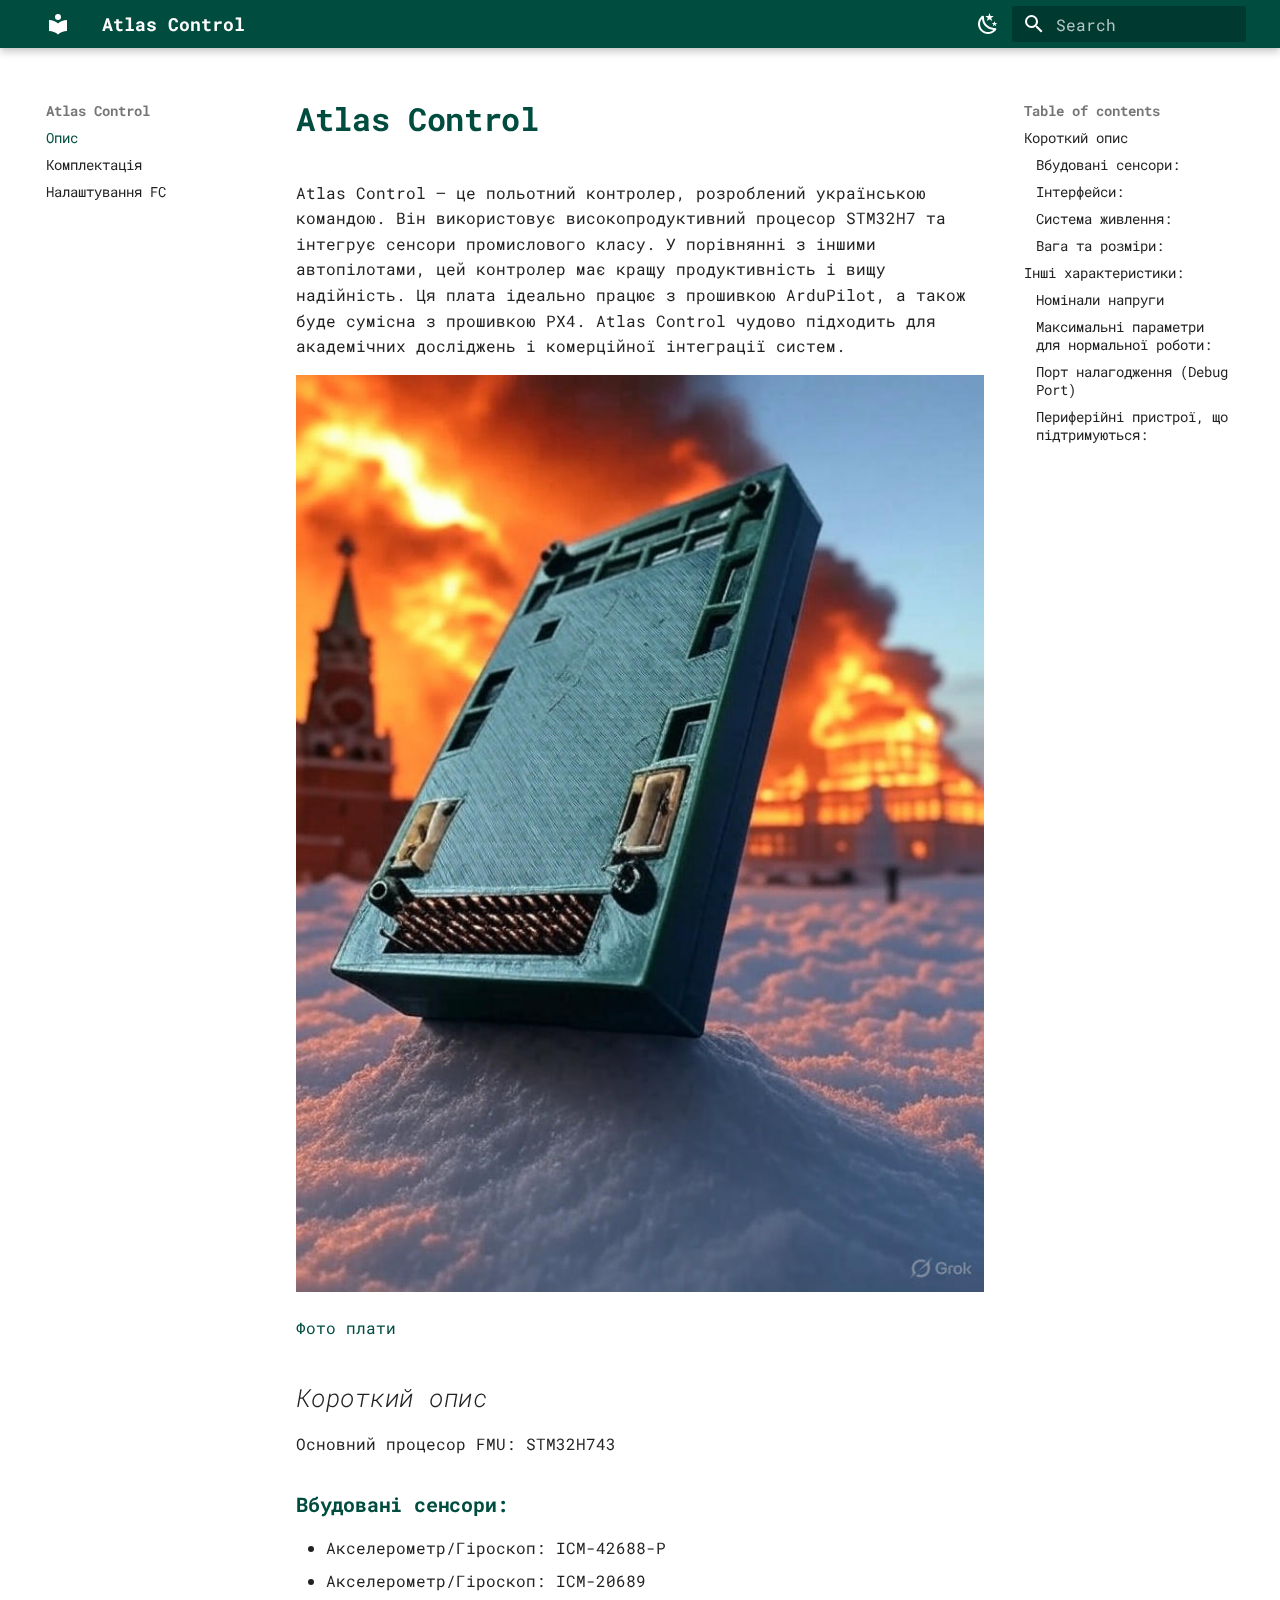
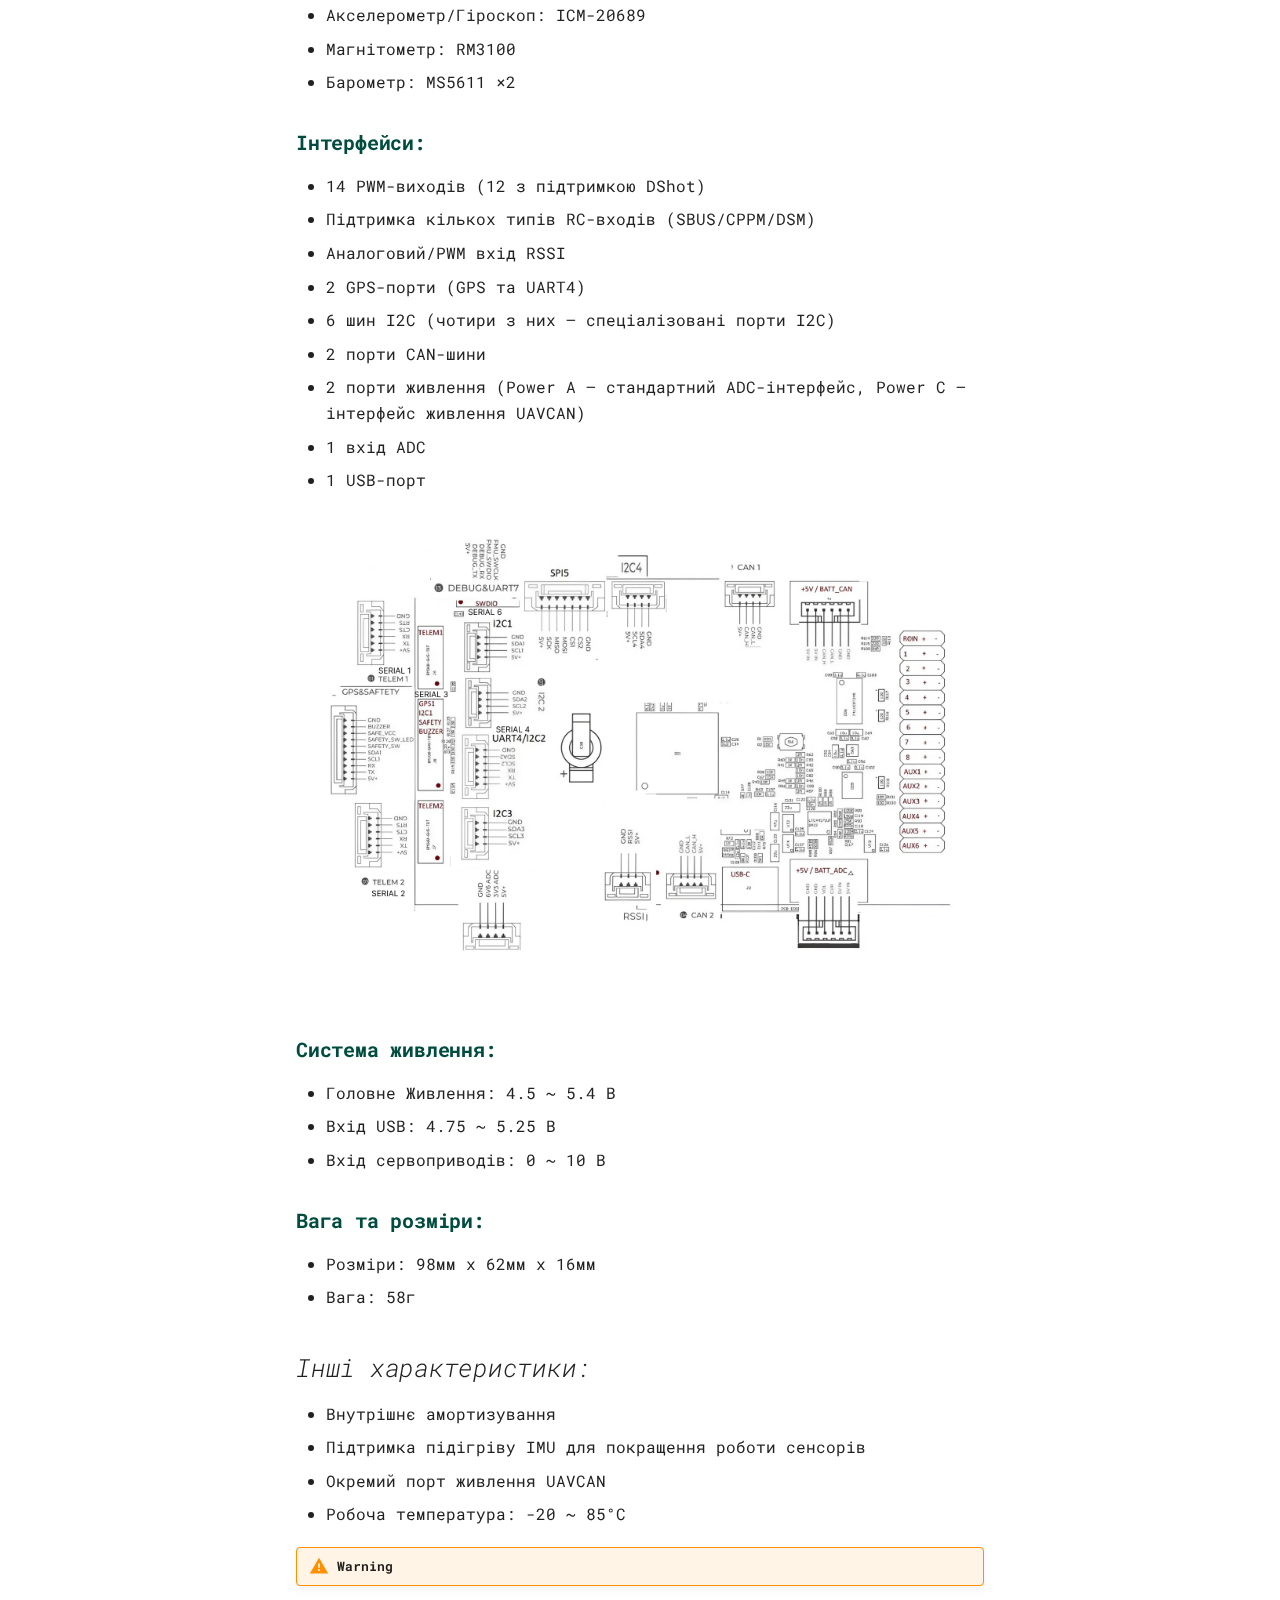
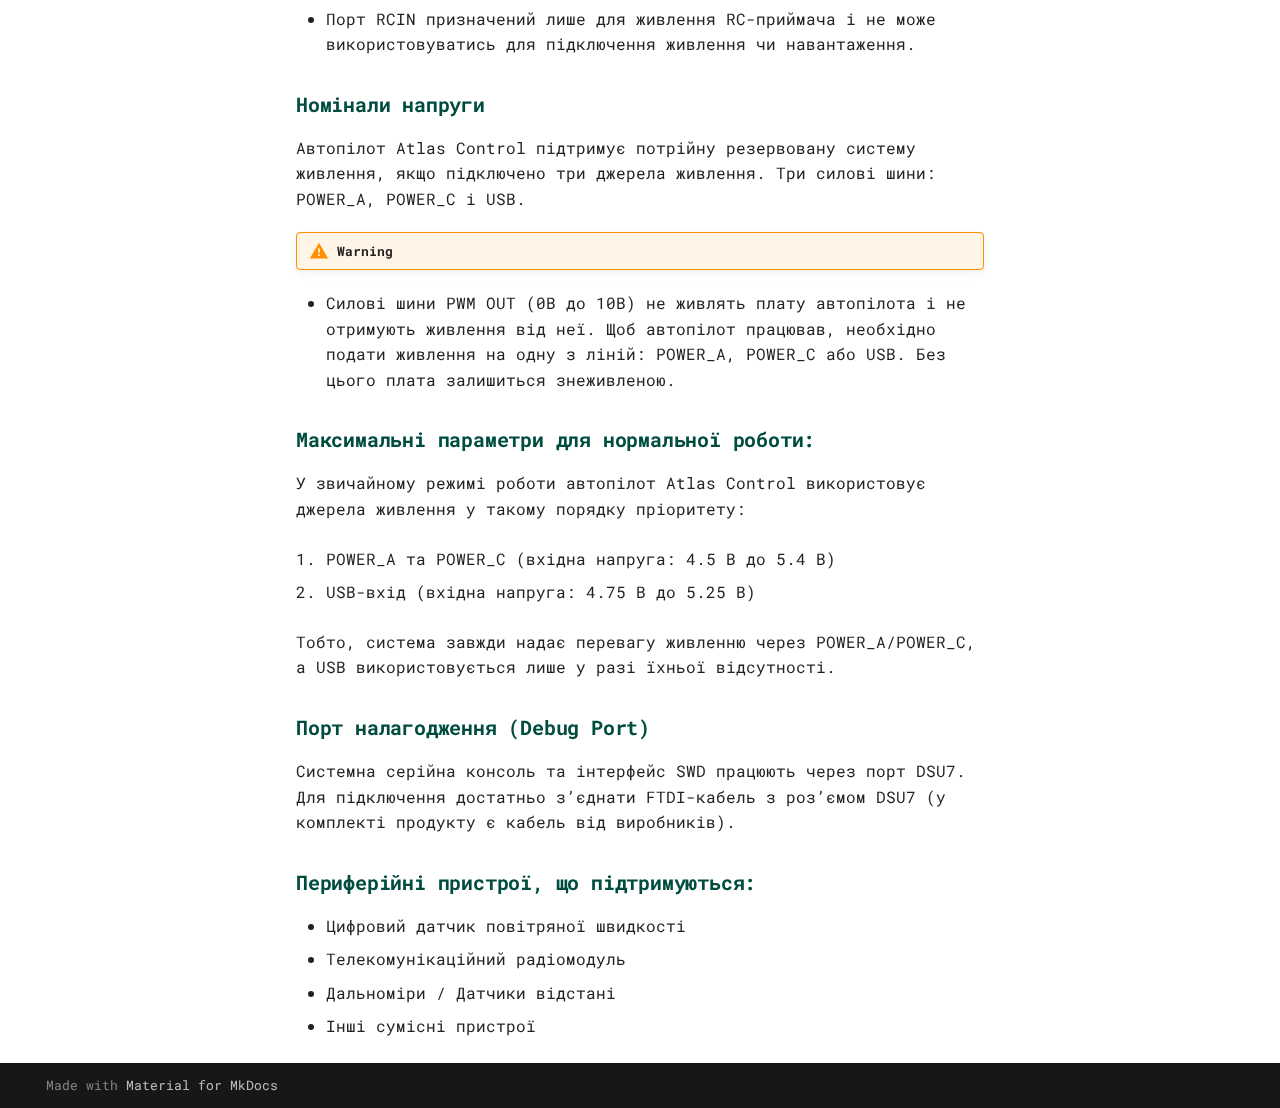
<file: index.html>
<!doctype html>
<html lang="en" class="no-js">
  <head>
    
      <meta charset="utf-8">
      <meta name="viewport" content="width=device-width,initial-scale=1">
      
      
      
        <link rel="canonical" href="https://altasflight.github.io/atlas-docs/">
      
      
      
        <link rel="next" href="FCkit/">
      
      
      <link rel="icon" href="assets/images/favicon.png">
      <meta name="generator" content="mkdocs-1.6.1, mkdocs-material-9.6.14">
    
    
      
        <title>Atlas Control</title>
      
    
    
      <link rel="stylesheet" href="assets/stylesheets/main.342714a4.min.css">
      
        
        <link rel="stylesheet" href="assets/stylesheets/palette.06af60db.min.css">
      
      


    
    
      
    
    
      
        
        
        <link rel="preconnect" href="https://fonts.gstatic.com" crossorigin>
        <link rel="stylesheet" href="https://fonts.googleapis.com/css?family=Roboto+Mono:300,300i,400,400i,700,700i%7CRoboto+Mono:400,400i,700,700i&display=fallback">
        <style>:root{--md-text-font:"Roboto Mono";--md-code-font:"Roboto Mono"}</style>
      
    
    
      <link rel="stylesheet" href="extra.css">
    
    <script>__md_scope=new URL(".",location),__md_hash=e=>[...e].reduce(((e,_)=>(e<<5)-e+_.charCodeAt(0)),0),__md_get=(e,_=localStorage,t=__md_scope)=>JSON.parse(_.getItem(t.pathname+"."+e)),__md_set=(e,_,t=localStorage,a=__md_scope)=>{try{t.setItem(a.pathname+"."+e,JSON.stringify(_))}catch(e){}}</script>
    
      

    
    
    
  </head>
  
  
    
    
      
    
    
    
    
    <body dir="ltr" data-md-color-scheme="default" data-md-color-primary="custom" data-md-color-accent="lime">
  
    
    <input class="md-toggle" data-md-toggle="drawer" type="checkbox" id="__drawer" autocomplete="off">
    <input class="md-toggle" data-md-toggle="search" type="checkbox" id="__search" autocomplete="off">
    <label class="md-overlay" for="__drawer"></label>
    <div data-md-component="skip">
      
        
        <a href="#atlas-control" class="md-skip">
          Skip to content
        </a>
      
    </div>
    <div data-md-component="announce">
      
    </div>
    
    
      

  

<header class="md-header md-header--shadow" data-md-component="header">
  <nav class="md-header__inner md-grid" aria-label="Header">
    <a href="." title="Atlas Control" class="md-header__button md-logo" aria-label="Atlas Control" data-md-component="logo">
      
  
  <svg xmlns="http://www.w3.org/2000/svg" viewBox="0 0 24 24"><path d="M12 8a3 3 0 0 0 3-3 3 3 0 0 0-3-3 3 3 0 0 0-3 3 3 3 0 0 0 3 3m0 3.54C9.64 9.35 6.5 8 3 8v11c3.5 0 6.64 1.35 9 3.54 2.36-2.19 5.5-3.54 9-3.54V8c-3.5 0-6.64 1.35-9 3.54"/></svg>

    </a>
    <label class="md-header__button md-icon" for="__drawer">
      
      <svg xmlns="http://www.w3.org/2000/svg" viewBox="0 0 24 24"><path d="M3 6h18v2H3zm0 5h18v2H3zm0 5h18v2H3z"/></svg>
    </label>
    <div class="md-header__title" data-md-component="header-title">
      <div class="md-header__ellipsis">
        <div class="md-header__topic">
          <span class="md-ellipsis">
            Atlas Control
          </span>
        </div>
        <div class="md-header__topic" data-md-component="header-topic">
          <span class="md-ellipsis">
            
              Опис
            
          </span>
        </div>
      </div>
    </div>
    
      
        <form class="md-header__option" data-md-component="palette">
  
    
    
    
    <input class="md-option" data-md-color-media="" data-md-color-scheme="default" data-md-color-primary="custom" data-md-color-accent="lime"  aria-label="Увімкнути темну тему"  type="radio" name="__palette" id="__palette_0">
    
      <label class="md-header__button md-icon" title="Увімкнути темну тему" for="__palette_1" hidden>
        <svg xmlns="http://www.w3.org/2000/svg" viewBox="0 0 24 24"><path d="m17.75 4.09-2.53 1.94.91 3.06-2.63-1.81-2.63 1.81.91-3.06-2.53-1.94L12.44 4l1.06-3 1.06 3zm3.5 6.91-1.64 1.25.59 1.98-1.7-1.17-1.7 1.17.59-1.98L15.75 11l2.06-.05L18.5 9l.69 1.95zm-2.28 4.95c.83-.08 1.72 1.1 1.19 1.85-.32.45-.66.87-1.08 1.27C15.17 23 8.84 23 4.94 19.07c-3.91-3.9-3.91-10.24 0-14.14.4-.4.82-.76 1.27-1.08.75-.53 1.93.36 1.85 1.19-.27 2.86.69 5.83 2.89 8.02a9.96 9.96 0 0 0 8.02 2.89m-1.64 2.02a12.08 12.08 0 0 1-7.8-3.47c-2.17-2.19-3.33-5-3.49-7.82-2.81 3.14-2.7 7.96.31 10.98 3.02 3.01 7.84 3.12 10.98.31"/></svg>
      </label>
    
  
    
    
    
    <input class="md-option" data-md-color-media="" data-md-color-scheme="slate" data-md-color-primary="custom" data-md-color-accent="lime"  aria-label="Увімкнути світлу тему"  type="radio" name="__palette" id="__palette_1">
    
      <label class="md-header__button md-icon" title="Увімкнути світлу тему" for="__palette_0" hidden>
        <svg xmlns="http://www.w3.org/2000/svg" viewBox="0 0 24 24"><path d="M12 7a5 5 0 0 1 5 5 5 5 0 0 1-5 5 5 5 0 0 1-5-5 5 5 0 0 1 5-5m0 2a3 3 0 0 0-3 3 3 3 0 0 0 3 3 3 3 0 0 0 3-3 3 3 0 0 0-3-3m0-7 2.39 3.42C13.65 5.15 12.84 5 12 5s-1.65.15-2.39.42zM3.34 7l4.16-.35A7.2 7.2 0 0 0 5.94 8.5c-.44.74-.69 1.5-.83 2.29zm.02 10 1.76-3.77a7.131 7.131 0 0 0 2.38 4.14zM20.65 7l-1.77 3.79a7.02 7.02 0 0 0-2.38-4.15zm-.01 10-4.14.36c.59-.51 1.12-1.14 1.54-1.86.42-.73.69-1.5.83-2.29zM12 22l-2.41-3.44c.74.27 1.55.44 2.41.44.82 0 1.63-.17 2.37-.44z"/></svg>
      </label>
    
  
</form>
      
    
    
      <script>var palette=__md_get("__palette");if(palette&&palette.color){if("(prefers-color-scheme)"===palette.color.media){var media=matchMedia("(prefers-color-scheme: light)"),input=document.querySelector(media.matches?"[data-md-color-media='(prefers-color-scheme: light)']":"[data-md-color-media='(prefers-color-scheme: dark)']");palette.color.media=input.getAttribute("data-md-color-media"),palette.color.scheme=input.getAttribute("data-md-color-scheme"),palette.color.primary=input.getAttribute("data-md-color-primary"),palette.color.accent=input.getAttribute("data-md-color-accent")}for(var[key,value]of Object.entries(palette.color))document.body.setAttribute("data-md-color-"+key,value)}</script>
    
    
    
      
      
        <label class="md-header__button md-icon" for="__search">
          
          <svg xmlns="http://www.w3.org/2000/svg" viewBox="0 0 24 24"><path d="M9.5 3A6.5 6.5 0 0 1 16 9.5c0 1.61-.59 3.09-1.56 4.23l.27.27h.79l5 5-1.5 1.5-5-5v-.79l-.27-.27A6.52 6.52 0 0 1 9.5 16 6.5 6.5 0 0 1 3 9.5 6.5 6.5 0 0 1 9.5 3m0 2C7 5 5 7 5 9.5S7 14 9.5 14 14 12 14 9.5 12 5 9.5 5"/></svg>
        </label>
        <div class="md-search" data-md-component="search" role="dialog">
  <label class="md-search__overlay" for="__search"></label>
  <div class="md-search__inner" role="search">
    <form class="md-search__form" name="search">
      <input type="text" class="md-search__input" name="query" aria-label="Search" placeholder="Search" autocapitalize="off" autocorrect="off" autocomplete="off" spellcheck="false" data-md-component="search-query" required>
      <label class="md-search__icon md-icon" for="__search">
        
        <svg xmlns="http://www.w3.org/2000/svg" viewBox="0 0 24 24"><path d="M9.5 3A6.5 6.5 0 0 1 16 9.5c0 1.61-.59 3.09-1.56 4.23l.27.27h.79l5 5-1.5 1.5-5-5v-.79l-.27-.27A6.52 6.52 0 0 1 9.5 16 6.5 6.5 0 0 1 3 9.5 6.5 6.5 0 0 1 9.5 3m0 2C7 5 5 7 5 9.5S7 14 9.5 14 14 12 14 9.5 12 5 9.5 5"/></svg>
        
        <svg xmlns="http://www.w3.org/2000/svg" viewBox="0 0 24 24"><path d="M20 11v2H8l5.5 5.5-1.42 1.42L4.16 12l7.92-7.92L13.5 5.5 8 11z"/></svg>
      </label>
      <nav class="md-search__options" aria-label="Search">
        
        <button type="reset" class="md-search__icon md-icon" title="Clear" aria-label="Clear" tabindex="-1">
          
          <svg xmlns="http://www.w3.org/2000/svg" viewBox="0 0 24 24"><path d="M19 6.41 17.59 5 12 10.59 6.41 5 5 6.41 10.59 12 5 17.59 6.41 19 12 13.41 17.59 19 19 17.59 13.41 12z"/></svg>
        </button>
      </nav>
      
    </form>
    <div class="md-search__output">
      <div class="md-search__scrollwrap" tabindex="0" data-md-scrollfix>
        <div class="md-search-result" data-md-component="search-result">
          <div class="md-search-result__meta">
            Initializing search
          </div>
          <ol class="md-search-result__list" role="presentation"></ol>
        </div>
      </div>
    </div>
  </div>
</div>
      
    
    
  </nav>
  
</header>
    
    <div class="md-container" data-md-component="container">
      
      
        
          
        
      
      <main class="md-main" data-md-component="main">
        <div class="md-main__inner md-grid">
          
            
              
              <div class="md-sidebar md-sidebar--primary" data-md-component="sidebar" data-md-type="navigation" >
                <div class="md-sidebar__scrollwrap">
                  <div class="md-sidebar__inner">
                    



<nav class="md-nav md-nav--primary" aria-label="Navigation" data-md-level="0">
  <label class="md-nav__title" for="__drawer">
    <a href="." title="Atlas Control" class="md-nav__button md-logo" aria-label="Atlas Control" data-md-component="logo">
      
  
  <svg xmlns="http://www.w3.org/2000/svg" viewBox="0 0 24 24"><path d="M12 8a3 3 0 0 0 3-3 3 3 0 0 0-3-3 3 3 0 0 0-3 3 3 3 0 0 0 3 3m0 3.54C9.64 9.35 6.5 8 3 8v11c3.5 0 6.64 1.35 9 3.54 2.36-2.19 5.5-3.54 9-3.54V8c-3.5 0-6.64 1.35-9 3.54"/></svg>

    </a>
    Atlas Control
  </label>
  
  <ul class="md-nav__list" data-md-scrollfix>
    
      
      
  
  
    
  
  
  
    <li class="md-nav__item md-nav__item--active">
      
      <input class="md-nav__toggle md-toggle" type="checkbox" id="__toc">
      
      
        
      
      
        <label class="md-nav__link md-nav__link--active" for="__toc">
          
  
  
  <span class="md-ellipsis">
    Опис
    
  </span>
  

          <span class="md-nav__icon md-icon"></span>
        </label>
      
      <a href="." class="md-nav__link md-nav__link--active">
        
  
  
  <span class="md-ellipsis">
    Опис
    
  </span>
  

      </a>
      
        

<nav class="md-nav md-nav--secondary" aria-label="Table of contents">
  
  
  
    
  
  
    <label class="md-nav__title" for="__toc">
      <span class="md-nav__icon md-icon"></span>
      Table of contents
    </label>
    <ul class="md-nav__list" data-md-component="toc" data-md-scrollfix>
      
        <li class="md-nav__item">
  <a href="#_1" class="md-nav__link">
    <span class="md-ellipsis">
      Короткий опис
    </span>
  </a>
  
    <nav class="md-nav" aria-label="Короткий опис">
      <ul class="md-nav__list">
        
          <li class="md-nav__item">
  <a href="#_2" class="md-nav__link">
    <span class="md-ellipsis">
      Вбудовані сенсори:
    </span>
  </a>
  
</li>
        
          <li class="md-nav__item">
  <a href="#_3" class="md-nav__link">
    <span class="md-ellipsis">
      Інтерфейси:
    </span>
  </a>
  
</li>
        
          <li class="md-nav__item">
  <a href="#_4" class="md-nav__link">
    <span class="md-ellipsis">
      Система живлення:
    </span>
  </a>
  
</li>
        
          <li class="md-nav__item">
  <a href="#_5" class="md-nav__link">
    <span class="md-ellipsis">
      Вага та розміри:
    </span>
  </a>
  
</li>
        
      </ul>
    </nav>
  
</li>
      
        <li class="md-nav__item">
  <a href="#_6" class="md-nav__link">
    <span class="md-ellipsis">
      Інші характеристики:
    </span>
  </a>
  
    <nav class="md-nav" aria-label="Інші характеристики:">
      <ul class="md-nav__list">
        
          <li class="md-nav__item">
  <a href="#_7" class="md-nav__link">
    <span class="md-ellipsis">
      Номінали напруги
    </span>
  </a>
  
</li>
        
          <li class="md-nav__item">
  <a href="#_8" class="md-nav__link">
    <span class="md-ellipsis">
      Максимальні параметри для нормальної роботи:
    </span>
  </a>
  
</li>
        
          <li class="md-nav__item">
  <a href="#debug-port" class="md-nav__link">
    <span class="md-ellipsis">
      Порт налагодження (Debug Port)
    </span>
  </a>
  
</li>
        
          <li class="md-nav__item">
  <a href="#_9" class="md-nav__link">
    <span class="md-ellipsis">
      Периферійні пристрої, що підтримуються:
    </span>
  </a>
  
</li>
        
      </ul>
    </nav>
  
</li>
      
    </ul>
  
</nav>
      
    </li>
  

    
      
      
  
  
  
  
    <li class="md-nav__item">
      <a href="FCkit/" class="md-nav__link">
        
  
  
  <span class="md-ellipsis">
    Комплектація
    
  </span>
  

      </a>
    </li>
  

    
      
      
  
  
  
  
    <li class="md-nav__item">
      <a href="setting/" class="md-nav__link">
        
  
  
  <span class="md-ellipsis">
    Налаштування FC
    
  </span>
  

      </a>
    </li>
  

    
  </ul>
</nav>
                  </div>
                </div>
              </div>
            
            
              
              <div class="md-sidebar md-sidebar--secondary" data-md-component="sidebar" data-md-type="toc" >
                <div class="md-sidebar__scrollwrap">
                  <div class="md-sidebar__inner">
                    

<nav class="md-nav md-nav--secondary" aria-label="Table of contents">
  
  
  
    
  
  
    <label class="md-nav__title" for="__toc">
      <span class="md-nav__icon md-icon"></span>
      Table of contents
    </label>
    <ul class="md-nav__list" data-md-component="toc" data-md-scrollfix>
      
        <li class="md-nav__item">
  <a href="#_1" class="md-nav__link">
    <span class="md-ellipsis">
      Короткий опис
    </span>
  </a>
  
    <nav class="md-nav" aria-label="Короткий опис">
      <ul class="md-nav__list">
        
          <li class="md-nav__item">
  <a href="#_2" class="md-nav__link">
    <span class="md-ellipsis">
      Вбудовані сенсори:
    </span>
  </a>
  
</li>
        
          <li class="md-nav__item">
  <a href="#_3" class="md-nav__link">
    <span class="md-ellipsis">
      Інтерфейси:
    </span>
  </a>
  
</li>
        
          <li class="md-nav__item">
  <a href="#_4" class="md-nav__link">
    <span class="md-ellipsis">
      Система живлення:
    </span>
  </a>
  
</li>
        
          <li class="md-nav__item">
  <a href="#_5" class="md-nav__link">
    <span class="md-ellipsis">
      Вага та розміри:
    </span>
  </a>
  
</li>
        
      </ul>
    </nav>
  
</li>
      
        <li class="md-nav__item">
  <a href="#_6" class="md-nav__link">
    <span class="md-ellipsis">
      Інші характеристики:
    </span>
  </a>
  
    <nav class="md-nav" aria-label="Інші характеристики:">
      <ul class="md-nav__list">
        
          <li class="md-nav__item">
  <a href="#_7" class="md-nav__link">
    <span class="md-ellipsis">
      Номінали напруги
    </span>
  </a>
  
</li>
        
          <li class="md-nav__item">
  <a href="#_8" class="md-nav__link">
    <span class="md-ellipsis">
      Максимальні параметри для нормальної роботи:
    </span>
  </a>
  
</li>
        
          <li class="md-nav__item">
  <a href="#debug-port" class="md-nav__link">
    <span class="md-ellipsis">
      Порт налагодження (Debug Port)
    </span>
  </a>
  
</li>
        
          <li class="md-nav__item">
  <a href="#_9" class="md-nav__link">
    <span class="md-ellipsis">
      Периферійні пристрої, що підтримуються:
    </span>
  </a>
  
</li>
        
      </ul>
    </nav>
  
</li>
      
    </ul>
  
</nav>
                  </div>
                </div>
              </div>
            
          
          
            <div class="md-content" data-md-component="content">
              <article class="md-content__inner md-typeset">
                
                  



<h1 id="atlas-control">Atlas Control<a class="headerlink" href="#atlas-control" title="Permanent link">&para;</a></h1>
<p>Atlas Control — це польотний контролер, розроблений українською командою. Він використовує високопродуктивний процесор STM32H7 та інтегрує сенсори промислового класу. У порівнянні з іншими автопілотами, цей контролер має кращу продуктивність і вищу надійність. Ця плата ідеально працює з прошивкою ArduPilot, а також буде сумісна з прошивкою PX4. Atlas Control чудово підходить для академічних досліджень і комерційної інтеграції систем.</p>
<p><img alt="Фото в корпусі" src="images/body_moscow.jpg" /></p>
<p><a href="images/1.png">Фото плати</a></p>
<h2 id="_1"><em>Короткий опис</em><a class="headerlink" href="#_1" title="Permanent link">&para;</a></h2>
<p>Основний процесор FMU: STM32H743</p>
<h3 id="_2">Вбудовані сенсори:<a class="headerlink" href="#_2" title="Permanent link">&para;</a></h3>
<ul>
<li>Акселерометр/Гіроскоп: ICM-42688-P</li>
<li>Акселерометр/Гіроскоп: ICM-20689</li>
<li>Акселерометр/Гіроскоп: ICM-20689</li>
<li>Магнітометр: RM3100</li>
<li>Барометр: MS5611 ×2</li>
</ul>
<h3 id="_3">Інтерфейси:<a class="headerlink" href="#_3" title="Permanent link">&para;</a></h3>
<ul>
<li>14 PWM-виходів (12 з підтримкою DShot)</li>
<li>Підтримка кількох типів RC-входів (SBUS/CPPM/DSM)</li>
<li>Аналоговий/PWM вхід RSSI</li>
<li>2 GPS-порти (GPS та UART4)</li>
<li>6 шин I2C (чотири з них — спеціалізовані порти I2C)</li>
<li>2 порти CAN-шини</li>
<li>2 порти живлення (Power A — стандартний ADC-інтерфейс, Power C — інтерфейс живлення UAVCAN)</li>
<li>1 вхід ADC</li>
<li>1 USB-порт</li>
</ul>
<p><img alt="Опис зображення" src="images/Frame.png" /></p>
<h3 id="_4">Система живлення:<a class="headerlink" href="#_4" title="Permanent link">&para;</a></h3>
<ul>
<li>Головне Живлення: 4.5 ~ 5.4 В</li>
<li>Вхід USB: 4.75 ~ 5.25 В</li>
<li>Вхід сервоприводів: 0 ~ 10 В</li>
</ul>
<h3 id="_5">Вага та розміри:<a class="headerlink" href="#_5" title="Permanent link">&para;</a></h3>
<ul>
<li>Розміри: 98мм х 62мм х 16мм</li>
<li>Вага: 58г</li>
</ul>
<h2 id="_6"><em>Інші характеристики:</em><a class="headerlink" href="#_6" title="Permanent link">&para;</a></h2>
<ul>
<li>Внутрішнє амортизування</li>
<li>Підтримка підігріву IMU для покращення роботи сенсорів</li>
<li>Окремий порт живлення UAVCAN</li>
<li>Робоча температура: -20 ~ 85°C</li>
</ul>
<div class="admonition warning">
<p class="admonition-title">Warning</p>
</div>
<ul>
<li>Порт RCIN призначений лише для живлення RC-приймача і не може використовуватись для підключення живлення чи навантаження.</li>
</ul>
<h3 id="_7">Номінали напруги<a class="headerlink" href="#_7" title="Permanent link">&para;</a></h3>
<p>Автопілот Atlas Control підтримує потрійну резервовану систему живлення, якщо підключено три джерела живлення. Три силові шини: POWER_A, POWER_C і USB.</p>
<div class="admonition warning">
<p class="admonition-title">Warning</p>
</div>
<ul>
<li>Силові шини PWM OUT (0В до 10В) не живлять плату автопілота і не отримують живлення від неї. Щоб автопілот працював, необхідно подати живлення на одну з ліній: POWER_A, POWER_C або USB. Без цього плата залишиться знеживленою.</li>
</ul>
<h3 id="_8">Максимальні параметри для нормальної роботи:<a class="headerlink" href="#_8" title="Permanent link">&para;</a></h3>
<p>У звичайному режимі роботи автопілот Atlas Control використовує джерела живлення у такому порядку пріоритету:</p>
<ol>
<li>
<p>POWER_A та POWER_C (вхідна напруга: 4.5 В до 5.4 В)</p>
</li>
<li>
<p>USB-вхід (вхідна напруга: 4.75 В до 5.25 В)</p>
</li>
</ol>
<p>Тобто, система завжди надає перевагу живленню через POWER_A/POWER_C, а USB використовується лише у разі їхньої відсутності.</p>
<h3 id="debug-port">Порт налагодження (Debug Port)<a class="headerlink" href="#debug-port" title="Permanent link">&para;</a></h3>
<p>Системна серійна консоль та інтерфейс SWD працюють через порт DSU7.
Для підключення достатньо з’єднати FTDI-кабель з роз’ємом DSU7 (у комплекті продукту є кабель від виробників).</p>
<h3 id="_9">Периферійні пристрої, що підтримуються:<a class="headerlink" href="#_9" title="Permanent link">&para;</a></h3>
<ul>
<li>Цифровий датчик повітряної швидкості</li>
<li>Телекомунікаційний радіомодуль</li>
<li>Дальноміри / Датчики відстані</li>
<li>Інші сумісні пристрої</li>
</ul>












                
              </article>
            </div>
          
          
<script>var target=document.getElementById(location.hash.slice(1));target&&target.name&&(target.checked=target.name.startsWith("__tabbed_"))</script>
        </div>
        
      </main>
      
        <footer class="md-footer">
  
  <div class="md-footer-meta md-typeset">
    <div class="md-footer-meta__inner md-grid">
      <div class="md-copyright">
  
  
    Made with
    <a href="https://squidfunk.github.io/mkdocs-material/" target="_blank" rel="noopener">
      Material for MkDocs
    </a>
  
</div>
      
    </div>
  </div>
</footer>
      
    </div>
    <div class="md-dialog" data-md-component="dialog">
      <div class="md-dialog__inner md-typeset"></div>
    </div>
    
    
    
      
      <script id="__config" type="application/json">{"base": ".", "features": [], "search": "assets/javascripts/workers/search.d50fe291.min.js", "tags": null, "translations": {"clipboard.copied": "Copied to clipboard", "clipboard.copy": "Copy to clipboard", "search.result.more.one": "1 more on this page", "search.result.more.other": "# more on this page", "search.result.none": "No matching documents", "search.result.one": "1 matching document", "search.result.other": "# matching documents", "search.result.placeholder": "Type to start searching", "search.result.term.missing": "Missing", "select.version": "Select version"}, "version": null}</script>
    
    
      <script src="assets/javascripts/bundle.13a4f30d.min.js"></script>
      
    
  </body>
</html>
</file>
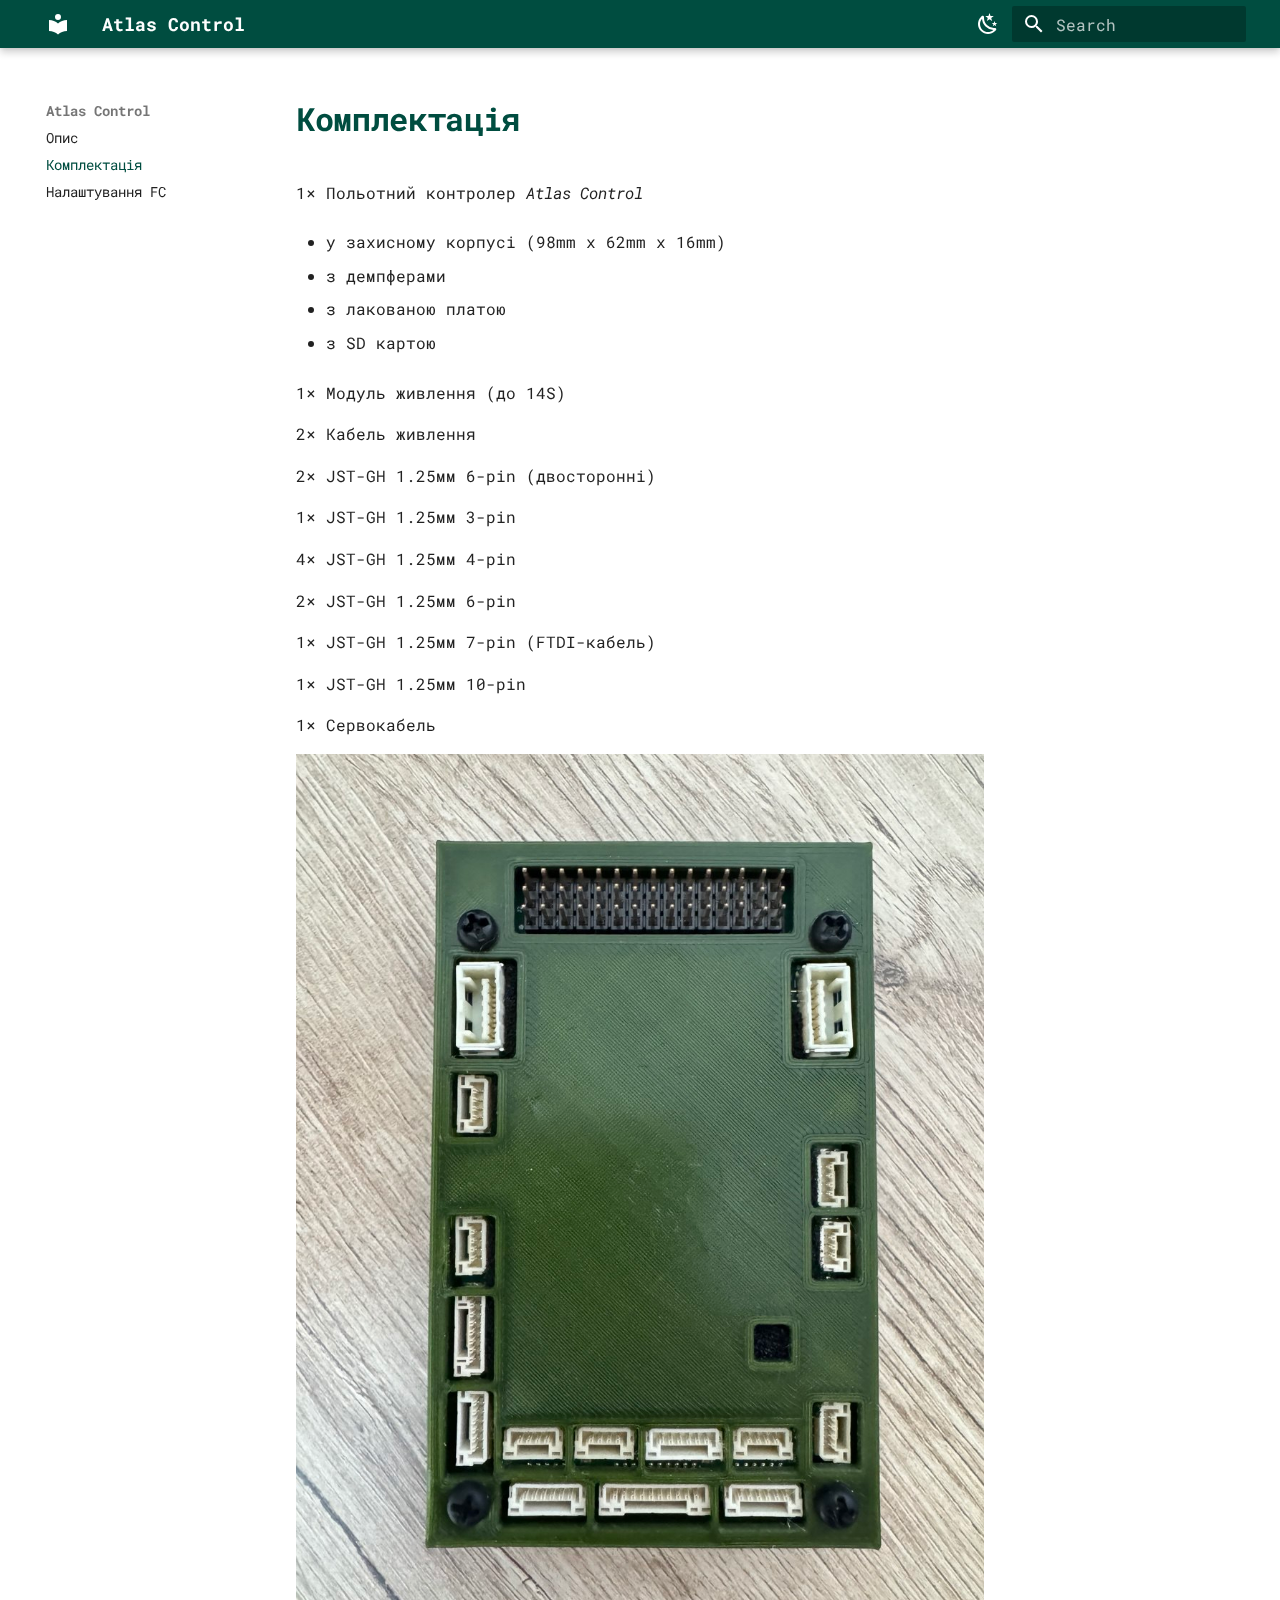
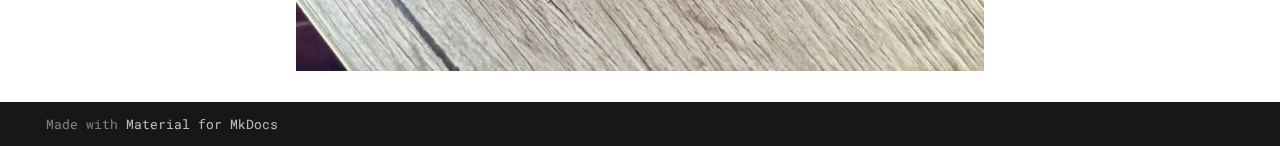
<file: FCkit/index.html>
<!doctype html>
<html lang="en" class="no-js">
  <head>
    
      <meta charset="utf-8">
      <meta name="viewport" content="width=device-width,initial-scale=1">
      
      
      
        <link rel="canonical" href="https://altasflight.github.io/atlas-docs/FCkit/">
      
      
        <link rel="prev" href="..">
      
      
        <link rel="next" href="../setting/">
      
      
      <link rel="icon" href="../assets/images/favicon.png">
      <meta name="generator" content="mkdocs-1.6.1, mkdocs-material-9.6.14">
    
    
      
        <title>Комплектація - Atlas Control</title>
      
    
    
      <link rel="stylesheet" href="../assets/stylesheets/main.342714a4.min.css">
      
        
        <link rel="stylesheet" href="../assets/stylesheets/palette.06af60db.min.css">
      
      


    
    
      
    
    
      
        
        
        <link rel="preconnect" href="https://fonts.gstatic.com" crossorigin>
        <link rel="stylesheet" href="https://fonts.googleapis.com/css?family=Roboto+Mono:300,300i,400,400i,700,700i%7CRoboto+Mono:400,400i,700,700i&display=fallback">
        <style>:root{--md-text-font:"Roboto Mono";--md-code-font:"Roboto Mono"}</style>
      
    
    
      <link rel="stylesheet" href="../extra.css">
    
    <script>__md_scope=new URL("..",location),__md_hash=e=>[...e].reduce(((e,_)=>(e<<5)-e+_.charCodeAt(0)),0),__md_get=(e,_=localStorage,t=__md_scope)=>JSON.parse(_.getItem(t.pathname+"."+e)),__md_set=(e,_,t=localStorage,a=__md_scope)=>{try{t.setItem(a.pathname+"."+e,JSON.stringify(_))}catch(e){}}</script>
    
      

    
    
    
  </head>
  
  
    
    
      
    
    
    
    
    <body dir="ltr" data-md-color-scheme="default" data-md-color-primary="custom" data-md-color-accent="deep-orange">
  
    
    <input class="md-toggle" data-md-toggle="drawer" type="checkbox" id="__drawer" autocomplete="off">
    <input class="md-toggle" data-md-toggle="search" type="checkbox" id="__search" autocomplete="off">
    <label class="md-overlay" for="__drawer"></label>
    <div data-md-component="skip">
      
        
        <a href="#_1" class="md-skip">
          Skip to content
        </a>
      
    </div>
    <div data-md-component="announce">
      
    </div>
    
    
      

  

<header class="md-header md-header--shadow" data-md-component="header">
  <nav class="md-header__inner md-grid" aria-label="Header">
    <a href=".." title="Atlas Control" class="md-header__button md-logo" aria-label="Atlas Control" data-md-component="logo">
      
  
  <svg xmlns="http://www.w3.org/2000/svg" viewBox="0 0 24 24"><path d="M12 8a3 3 0 0 0 3-3 3 3 0 0 0-3-3 3 3 0 0 0-3 3 3 3 0 0 0 3 3m0 3.54C9.64 9.35 6.5 8 3 8v11c3.5 0 6.64 1.35 9 3.54 2.36-2.19 5.5-3.54 9-3.54V8c-3.5 0-6.64 1.35-9 3.54"/></svg>

    </a>
    <label class="md-header__button md-icon" for="__drawer">
      
      <svg xmlns="http://www.w3.org/2000/svg" viewBox="0 0 24 24"><path d="M3 6h18v2H3zm0 5h18v2H3zm0 5h18v2H3z"/></svg>
    </label>
    <div class="md-header__title" data-md-component="header-title">
      <div class="md-header__ellipsis">
        <div class="md-header__topic">
          <span class="md-ellipsis">
            Atlas Control
          </span>
        </div>
        <div class="md-header__topic" data-md-component="header-topic">
          <span class="md-ellipsis">
            
              Комплектація
            
          </span>
        </div>
      </div>
    </div>
    
      
        <form class="md-header__option" data-md-component="palette">
  
    
    
    
    <input class="md-option" data-md-color-media="" data-md-color-scheme="default" data-md-color-primary="custom" data-md-color-accent="deep-orange"  aria-label="Увімкнути темну тему"  type="radio" name="__palette" id="__palette_0">
    
      <label class="md-header__button md-icon" title="Увімкнути темну тему" for="__palette_1" hidden>
        <svg xmlns="http://www.w3.org/2000/svg" viewBox="0 0 24 24"><path d="m17.75 4.09-2.53 1.94.91 3.06-2.63-1.81-2.63 1.81.91-3.06-2.53-1.94L12.44 4l1.06-3 1.06 3zm3.5 6.91-1.64 1.25.59 1.98-1.7-1.17-1.7 1.17.59-1.98L15.75 11l2.06-.05L18.5 9l.69 1.95zm-2.28 4.95c.83-.08 1.72 1.1 1.19 1.85-.32.45-.66.87-1.08 1.27C15.17 23 8.84 23 4.94 19.07c-3.91-3.9-3.91-10.24 0-14.14.4-.4.82-.76 1.27-1.08.75-.53 1.93.36 1.85 1.19-.27 2.86.69 5.83 2.89 8.02a9.96 9.96 0 0 0 8.02 2.89m-1.64 2.02a12.08 12.08 0 0 1-7.8-3.47c-2.17-2.19-3.33-5-3.49-7.82-2.81 3.14-2.7 7.96.31 10.98 3.02 3.01 7.84 3.12 10.98.31"/></svg>
      </label>
    
  
    
    
    
    <input class="md-option" data-md-color-media="" data-md-color-scheme="slate" data-md-color-primary="custom" data-md-color-accent="deep-orange"  aria-label="Увімкнути світлу тему"  type="radio" name="__palette" id="__palette_1">
    
      <label class="md-header__button md-icon" title="Увімкнути світлу тему" for="__palette_0" hidden>
        <svg xmlns="http://www.w3.org/2000/svg" viewBox="0 0 24 24"><path d="M12 7a5 5 0 0 1 5 5 5 5 0 0 1-5 5 5 5 0 0 1-5-5 5 5 0 0 1 5-5m0 2a3 3 0 0 0-3 3 3 3 0 0 0 3 3 3 3 0 0 0 3-3 3 3 0 0 0-3-3m0-7 2.39 3.42C13.65 5.15 12.84 5 12 5s-1.65.15-2.39.42zM3.34 7l4.16-.35A7.2 7.2 0 0 0 5.94 8.5c-.44.74-.69 1.5-.83 2.29zm.02 10 1.76-3.77a7.131 7.131 0 0 0 2.38 4.14zM20.65 7l-1.77 3.79a7.02 7.02 0 0 0-2.38-4.15zm-.01 10-4.14.36c.59-.51 1.12-1.14 1.54-1.86.42-.73.69-1.5.83-2.29zM12 22l-2.41-3.44c.74.27 1.55.44 2.41.44.82 0 1.63-.17 2.37-.44z"/></svg>
      </label>
    
  
</form>
      
    
    
      <script>var palette=__md_get("__palette");if(palette&&palette.color){if("(prefers-color-scheme)"===palette.color.media){var media=matchMedia("(prefers-color-scheme: light)"),input=document.querySelector(media.matches?"[data-md-color-media='(prefers-color-scheme: light)']":"[data-md-color-media='(prefers-color-scheme: dark)']");palette.color.media=input.getAttribute("data-md-color-media"),palette.color.scheme=input.getAttribute("data-md-color-scheme"),palette.color.primary=input.getAttribute("data-md-color-primary"),palette.color.accent=input.getAttribute("data-md-color-accent")}for(var[key,value]of Object.entries(palette.color))document.body.setAttribute("data-md-color-"+key,value)}</script>
    
    
    
      
      
        <label class="md-header__button md-icon" for="__search">
          
          <svg xmlns="http://www.w3.org/2000/svg" viewBox="0 0 24 24"><path d="M9.5 3A6.5 6.5 0 0 1 16 9.5c0 1.61-.59 3.09-1.56 4.23l.27.27h.79l5 5-1.5 1.5-5-5v-.79l-.27-.27A6.52 6.52 0 0 1 9.5 16 6.5 6.5 0 0 1 3 9.5 6.5 6.5 0 0 1 9.5 3m0 2C7 5 5 7 5 9.5S7 14 9.5 14 14 12 14 9.5 12 5 9.5 5"/></svg>
        </label>
        <div class="md-search" data-md-component="search" role="dialog">
  <label class="md-search__overlay" for="__search"></label>
  <div class="md-search__inner" role="search">
    <form class="md-search__form" name="search">
      <input type="text" class="md-search__input" name="query" aria-label="Search" placeholder="Search" autocapitalize="off" autocorrect="off" autocomplete="off" spellcheck="false" data-md-component="search-query" required>
      <label class="md-search__icon md-icon" for="__search">
        
        <svg xmlns="http://www.w3.org/2000/svg" viewBox="0 0 24 24"><path d="M9.5 3A6.5 6.5 0 0 1 16 9.5c0 1.61-.59 3.09-1.56 4.23l.27.27h.79l5 5-1.5 1.5-5-5v-.79l-.27-.27A6.52 6.52 0 0 1 9.5 16 6.5 6.5 0 0 1 3 9.5 6.5 6.5 0 0 1 9.5 3m0 2C7 5 5 7 5 9.5S7 14 9.5 14 14 12 14 9.5 12 5 9.5 5"/></svg>
        
        <svg xmlns="http://www.w3.org/2000/svg" viewBox="0 0 24 24"><path d="M20 11v2H8l5.5 5.5-1.42 1.42L4.16 12l7.92-7.92L13.5 5.5 8 11z"/></svg>
      </label>
      <nav class="md-search__options" aria-label="Search">
        
        <button type="reset" class="md-search__icon md-icon" title="Clear" aria-label="Clear" tabindex="-1">
          
          <svg xmlns="http://www.w3.org/2000/svg" viewBox="0 0 24 24"><path d="M19 6.41 17.59 5 12 10.59 6.41 5 5 6.41 10.59 12 5 17.59 6.41 19 12 13.41 17.59 19 19 17.59 13.41 12z"/></svg>
        </button>
      </nav>
      
    </form>
    <div class="md-search__output">
      <div class="md-search__scrollwrap" tabindex="0" data-md-scrollfix>
        <div class="md-search-result" data-md-component="search-result">
          <div class="md-search-result__meta">
            Initializing search
          </div>
          <ol class="md-search-result__list" role="presentation"></ol>
        </div>
      </div>
    </div>
  </div>
</div>
      
    
    
  </nav>
  
</header>
    
    <div class="md-container" data-md-component="container">
      
      
        
          
        
      
      <main class="md-main" data-md-component="main">
        <div class="md-main__inner md-grid">
          
            
              
              <div class="md-sidebar md-sidebar--primary" data-md-component="sidebar" data-md-type="navigation" >
                <div class="md-sidebar__scrollwrap">
                  <div class="md-sidebar__inner">
                    



<nav class="md-nav md-nav--primary" aria-label="Navigation" data-md-level="0">
  <label class="md-nav__title" for="__drawer">
    <a href=".." title="Atlas Control" class="md-nav__button md-logo" aria-label="Atlas Control" data-md-component="logo">
      
  
  <svg xmlns="http://www.w3.org/2000/svg" viewBox="0 0 24 24"><path d="M12 8a3 3 0 0 0 3-3 3 3 0 0 0-3-3 3 3 0 0 0-3 3 3 3 0 0 0 3 3m0 3.54C9.64 9.35 6.5 8 3 8v11c3.5 0 6.64 1.35 9 3.54 2.36-2.19 5.5-3.54 9-3.54V8c-3.5 0-6.64 1.35-9 3.54"/></svg>

    </a>
    Atlas Control
  </label>
  
  <ul class="md-nav__list" data-md-scrollfix>
    
      
      
  
  
  
  
    <li class="md-nav__item">
      <a href=".." class="md-nav__link">
        
  
  
  <span class="md-ellipsis">
    Опис
    
  </span>
  

      </a>
    </li>
  

    
      
      
  
  
    
  
  
  
    <li class="md-nav__item md-nav__item--active">
      
      <input class="md-nav__toggle md-toggle" type="checkbox" id="__toc">
      
      
        
      
      
      <a href="./" class="md-nav__link md-nav__link--active">
        
  
  
  <span class="md-ellipsis">
    Комплектація
    
  </span>
  

      </a>
      
    </li>
  

    
      
      
  
  
  
  
    <li class="md-nav__item">
      <a href="../setting/" class="md-nav__link">
        
  
  
  <span class="md-ellipsis">
    Налаштування FC
    
  </span>
  

      </a>
    </li>
  

    
  </ul>
</nav>
                  </div>
                </div>
              </div>
            
            
              
              <div class="md-sidebar md-sidebar--secondary" data-md-component="sidebar" data-md-type="toc" >
                <div class="md-sidebar__scrollwrap">
                  <div class="md-sidebar__inner">
                    

<nav class="md-nav md-nav--secondary" aria-label="Table of contents">
  
  
  
    
  
  
</nav>
                  </div>
                </div>
              </div>
            
          
          
            <div class="md-content" data-md-component="content">
              <article class="md-content__inner md-typeset">
                
                  



<h1 id="_1">Комплектація<a class="headerlink" href="#_1" title="Permanent link">&para;</a></h1>
<p>1× Польотний контролер <em>Atlas Control</em></p>
<ul>
<li>
<p>у захисному корпусі (98mm х 62mm х 16mm)</p>
</li>
<li>
<p>з демпферами</p>
</li>
<li>
<p>з лакованою платою</p>
</li>
<li>
<p>з SD картою </p>
</li>
</ul>
<p>1× Модуль живлення (до 14S)</p>
<p>2× Кабель живлення</p>
<p>2× JST-GH 1.25мм 6-pin (двосторонні) </p>
<p>1× JST-GH 1.25мм 3-pin</p>
<p>4× JST-GH 1.25мм 4-pin</p>
<p>2× JST-GH 1.25мм 6-pin</p>
<p>1× JST-GH 1.25мм 7-pin (FTDI-кабель)</p>
<p>1× JST-GH 1.25мм 10-pin</p>
<p>1× Сервокабель</p>
<p><img alt="Фото в корпусі" src="../images/atlas-control.jpg" /></p>












                
              </article>
            </div>
          
          
<script>var target=document.getElementById(location.hash.slice(1));target&&target.name&&(target.checked=target.name.startsWith("__tabbed_"))</script>
        </div>
        
      </main>
      
        <footer class="md-footer">
  
  <div class="md-footer-meta md-typeset">
    <div class="md-footer-meta__inner md-grid">
      <div class="md-copyright">
  
  
    Made with
    <a href="https://squidfunk.github.io/mkdocs-material/" target="_blank" rel="noopener">
      Material for MkDocs
    </a>
  
</div>
      
    </div>
  </div>
</footer>
      
    </div>
    <div class="md-dialog" data-md-component="dialog">
      <div class="md-dialog__inner md-typeset"></div>
    </div>
    
    
    
      
      <script id="__config" type="application/json">{"base": "..", "features": [], "search": "../assets/javascripts/workers/search.d50fe291.min.js", "tags": null, "translations": {"clipboard.copied": "Copied to clipboard", "clipboard.copy": "Copy to clipboard", "search.result.more.one": "1 more on this page", "search.result.more.other": "# more on this page", "search.result.none": "No matching documents", "search.result.one": "1 matching document", "search.result.other": "# matching documents", "search.result.placeholder": "Type to start searching", "search.result.term.missing": "Missing", "select.version": "Select version"}, "version": null}</script>
    
    
      <script src="../assets/javascripts/bundle.13a4f30d.min.js"></script>
      
    
  </body>
</html>
</file>
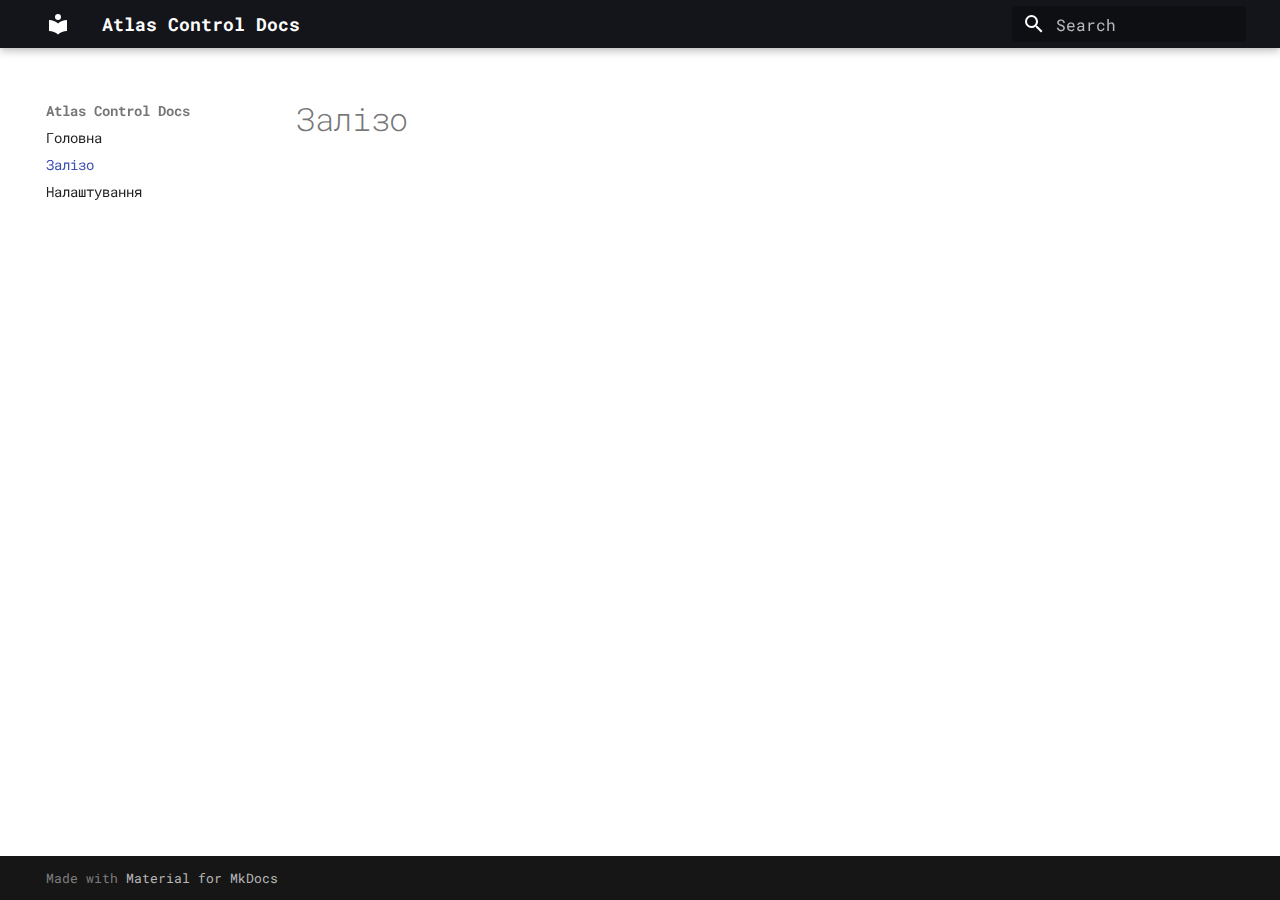
<file: hardware/index.html>
<!doctype html>
<html lang="en" class="no-js">
  <head>
    
      <meta charset="utf-8">
      <meta name="viewport" content="width=device-width,initial-scale=1">
      
      
      
      
        <link rel="prev" href="..">
      
      
        <link rel="next" href="../setup/">
      
      
      <link rel="icon" href="../assets/images/favicon.png">
      <meta name="generator" content="mkdocs-1.6.1, mkdocs-material-9.6.14">
    
    
      
        <title>Залізо - Atlas Control Docs</title>
      
    
    
      <link rel="stylesheet" href="../assets/stylesheets/main.342714a4.min.css">
      
        
        <link rel="stylesheet" href="../assets/stylesheets/palette.06af60db.min.css">
      
      


    
    
      
    
    
      
        
        
        <link rel="preconnect" href="https://fonts.gstatic.com" crossorigin>
        <link rel="stylesheet" href="https://fonts.googleapis.com/css?family=Roboto+Mono:300,300i,400,400i,700,700i%7CRoboto+Mono:400,400i,700,700i&display=fallback">
        <style>:root{--md-text-font:"Roboto Mono";--md-code-font:"Roboto Mono"}</style>
      
    
    
    <script>__md_scope=new URL("..",location),__md_hash=e=>[...e].reduce(((e,_)=>(e<<5)-e+_.charCodeAt(0)),0),__md_get=(e,_=localStorage,t=__md_scope)=>JSON.parse(_.getItem(t.pathname+"."+e)),__md_set=(e,_,t=localStorage,a=__md_scope)=>{try{t.setItem(a.pathname+"."+e,JSON.stringify(_))}catch(e){}}</script>
    
      

    
    
    
  </head>
  
  
    
    
    
    
    
    <body dir="ltr" data-md-color-scheme="default" data-md-color-primary="black" data-md-color-accent="deep-orange">
  
    
    <input class="md-toggle" data-md-toggle="drawer" type="checkbox" id="__drawer" autocomplete="off">
    <input class="md-toggle" data-md-toggle="search" type="checkbox" id="__search" autocomplete="off">
    <label class="md-overlay" for="__drawer"></label>
    <div data-md-component="skip">
      
    </div>
    <div data-md-component="announce">
      
    </div>
    
    
      

  

<header class="md-header md-header--shadow" data-md-component="header">
  <nav class="md-header__inner md-grid" aria-label="Header">
    <a href=".." title="Atlas Control Docs" class="md-header__button md-logo" aria-label="Atlas Control Docs" data-md-component="logo">
      
  
  <svg xmlns="http://www.w3.org/2000/svg" viewBox="0 0 24 24"><path d="M12 8a3 3 0 0 0 3-3 3 3 0 0 0-3-3 3 3 0 0 0-3 3 3 3 0 0 0 3 3m0 3.54C9.64 9.35 6.5 8 3 8v11c3.5 0 6.64 1.35 9 3.54 2.36-2.19 5.5-3.54 9-3.54V8c-3.5 0-6.64 1.35-9 3.54"/></svg>

    </a>
    <label class="md-header__button md-icon" for="__drawer">
      
      <svg xmlns="http://www.w3.org/2000/svg" viewBox="0 0 24 24"><path d="M3 6h18v2H3zm0 5h18v2H3zm0 5h18v2H3z"/></svg>
    </label>
    <div class="md-header__title" data-md-component="header-title">
      <div class="md-header__ellipsis">
        <div class="md-header__topic">
          <span class="md-ellipsis">
            Atlas Control Docs
          </span>
        </div>
        <div class="md-header__topic" data-md-component="header-topic">
          <span class="md-ellipsis">
            
              Залізо
            
          </span>
        </div>
      </div>
    </div>
    
      
    
    
    
    
      
      
        <label class="md-header__button md-icon" for="__search">
          
          <svg xmlns="http://www.w3.org/2000/svg" viewBox="0 0 24 24"><path d="M9.5 3A6.5 6.5 0 0 1 16 9.5c0 1.61-.59 3.09-1.56 4.23l.27.27h.79l5 5-1.5 1.5-5-5v-.79l-.27-.27A6.52 6.52 0 0 1 9.5 16 6.5 6.5 0 0 1 3 9.5 6.5 6.5 0 0 1 9.5 3m0 2C7 5 5 7 5 9.5S7 14 9.5 14 14 12 14 9.5 12 5 9.5 5"/></svg>
        </label>
        <div class="md-search" data-md-component="search" role="dialog">
  <label class="md-search__overlay" for="__search"></label>
  <div class="md-search__inner" role="search">
    <form class="md-search__form" name="search">
      <input type="text" class="md-search__input" name="query" aria-label="Search" placeholder="Search" autocapitalize="off" autocorrect="off" autocomplete="off" spellcheck="false" data-md-component="search-query" required>
      <label class="md-search__icon md-icon" for="__search">
        
        <svg xmlns="http://www.w3.org/2000/svg" viewBox="0 0 24 24"><path d="M9.5 3A6.5 6.5 0 0 1 16 9.5c0 1.61-.59 3.09-1.56 4.23l.27.27h.79l5 5-1.5 1.5-5-5v-.79l-.27-.27A6.52 6.52 0 0 1 9.5 16 6.5 6.5 0 0 1 3 9.5 6.5 6.5 0 0 1 9.5 3m0 2C7 5 5 7 5 9.5S7 14 9.5 14 14 12 14 9.5 12 5 9.5 5"/></svg>
        
        <svg xmlns="http://www.w3.org/2000/svg" viewBox="0 0 24 24"><path d="M20 11v2H8l5.5 5.5-1.42 1.42L4.16 12l7.92-7.92L13.5 5.5 8 11z"/></svg>
      </label>
      <nav class="md-search__options" aria-label="Search">
        
        <button type="reset" class="md-search__icon md-icon" title="Clear" aria-label="Clear" tabindex="-1">
          
          <svg xmlns="http://www.w3.org/2000/svg" viewBox="0 0 24 24"><path d="M19 6.41 17.59 5 12 10.59 6.41 5 5 6.41 10.59 12 5 17.59 6.41 19 12 13.41 17.59 19 19 17.59 13.41 12z"/></svg>
        </button>
      </nav>
      
    </form>
    <div class="md-search__output">
      <div class="md-search__scrollwrap" tabindex="0" data-md-scrollfix>
        <div class="md-search-result" data-md-component="search-result">
          <div class="md-search-result__meta">
            Initializing search
          </div>
          <ol class="md-search-result__list" role="presentation"></ol>
        </div>
      </div>
    </div>
  </div>
</div>
      
    
    
  </nav>
  
</header>
    
    <div class="md-container" data-md-component="container">
      
      
        
          
        
      
      <main class="md-main" data-md-component="main">
        <div class="md-main__inner md-grid">
          
            
              
              <div class="md-sidebar md-sidebar--primary" data-md-component="sidebar" data-md-type="navigation" >
                <div class="md-sidebar__scrollwrap">
                  <div class="md-sidebar__inner">
                    



<nav class="md-nav md-nav--primary" aria-label="Navigation" data-md-level="0">
  <label class="md-nav__title" for="__drawer">
    <a href=".." title="Atlas Control Docs" class="md-nav__button md-logo" aria-label="Atlas Control Docs" data-md-component="logo">
      
  
  <svg xmlns="http://www.w3.org/2000/svg" viewBox="0 0 24 24"><path d="M12 8a3 3 0 0 0 3-3 3 3 0 0 0-3-3 3 3 0 0 0-3 3 3 3 0 0 0 3 3m0 3.54C9.64 9.35 6.5 8 3 8v11c3.5 0 6.64 1.35 9 3.54 2.36-2.19 5.5-3.54 9-3.54V8c-3.5 0-6.64 1.35-9 3.54"/></svg>

    </a>
    Atlas Control Docs
  </label>
  
  <ul class="md-nav__list" data-md-scrollfix>
    
      
      
  
  
  
  
    <li class="md-nav__item">
      <a href=".." class="md-nav__link">
        
  
  
  <span class="md-ellipsis">
    Головна
    
  </span>
  

      </a>
    </li>
  

    
      
      
  
  
    
  
  
  
    <li class="md-nav__item md-nav__item--active">
      
      <input class="md-nav__toggle md-toggle" type="checkbox" id="__toc">
      
      
      
      <a href="./" class="md-nav__link md-nav__link--active">
        
  
  
  <span class="md-ellipsis">
    Залізо
    
  </span>
  

      </a>
      
    </li>
  

    
      
      
  
  
  
  
    <li class="md-nav__item">
      <a href="../setup/" class="md-nav__link">
        
  
  
  <span class="md-ellipsis">
    Налаштування
    
  </span>
  

      </a>
    </li>
  

    
  </ul>
</nav>
                  </div>
                </div>
              </div>
            
            
              
              <div class="md-sidebar md-sidebar--secondary" data-md-component="sidebar" data-md-type="toc" >
                <div class="md-sidebar__scrollwrap">
                  <div class="md-sidebar__inner">
                    

<nav class="md-nav md-nav--secondary" aria-label="Table of contents">
  
  
  
  
</nav>
                  </div>
                </div>
              </div>
            
          
          
            <div class="md-content" data-md-component="content">
              <article class="md-content__inner md-typeset">
                
                  



  <h1>Залізо</h1>














                
              </article>
            </div>
          
          
<script>var target=document.getElementById(location.hash.slice(1));target&&target.name&&(target.checked=target.name.startsWith("__tabbed_"))</script>
        </div>
        
      </main>
      
        <footer class="md-footer">
  
  <div class="md-footer-meta md-typeset">
    <div class="md-footer-meta__inner md-grid">
      <div class="md-copyright">
  
  
    Made with
    <a href="https://squidfunk.github.io/mkdocs-material/" target="_blank" rel="noopener">
      Material for MkDocs
    </a>
  
</div>
      
    </div>
  </div>
</footer>
      
    </div>
    <div class="md-dialog" data-md-component="dialog">
      <div class="md-dialog__inner md-typeset"></div>
    </div>
    
    
    
      
      <script id="__config" type="application/json">{"base": "..", "features": [], "search": "../assets/javascripts/workers/search.d50fe291.min.js", "tags": null, "translations": {"clipboard.copied": "Copied to clipboard", "clipboard.copy": "Copy to clipboard", "search.result.more.one": "1 more on this page", "search.result.more.other": "# more on this page", "search.result.none": "No matching documents", "search.result.one": "1 matching document", "search.result.other": "# matching documents", "search.result.placeholder": "Type to start searching", "search.result.term.missing": "Missing", "select.version": "Select version"}, "version": null}</script>
    
    
      <script src="../assets/javascripts/bundle.13a4f30d.min.js"></script>
      
    
  </body>
</html>
</file>
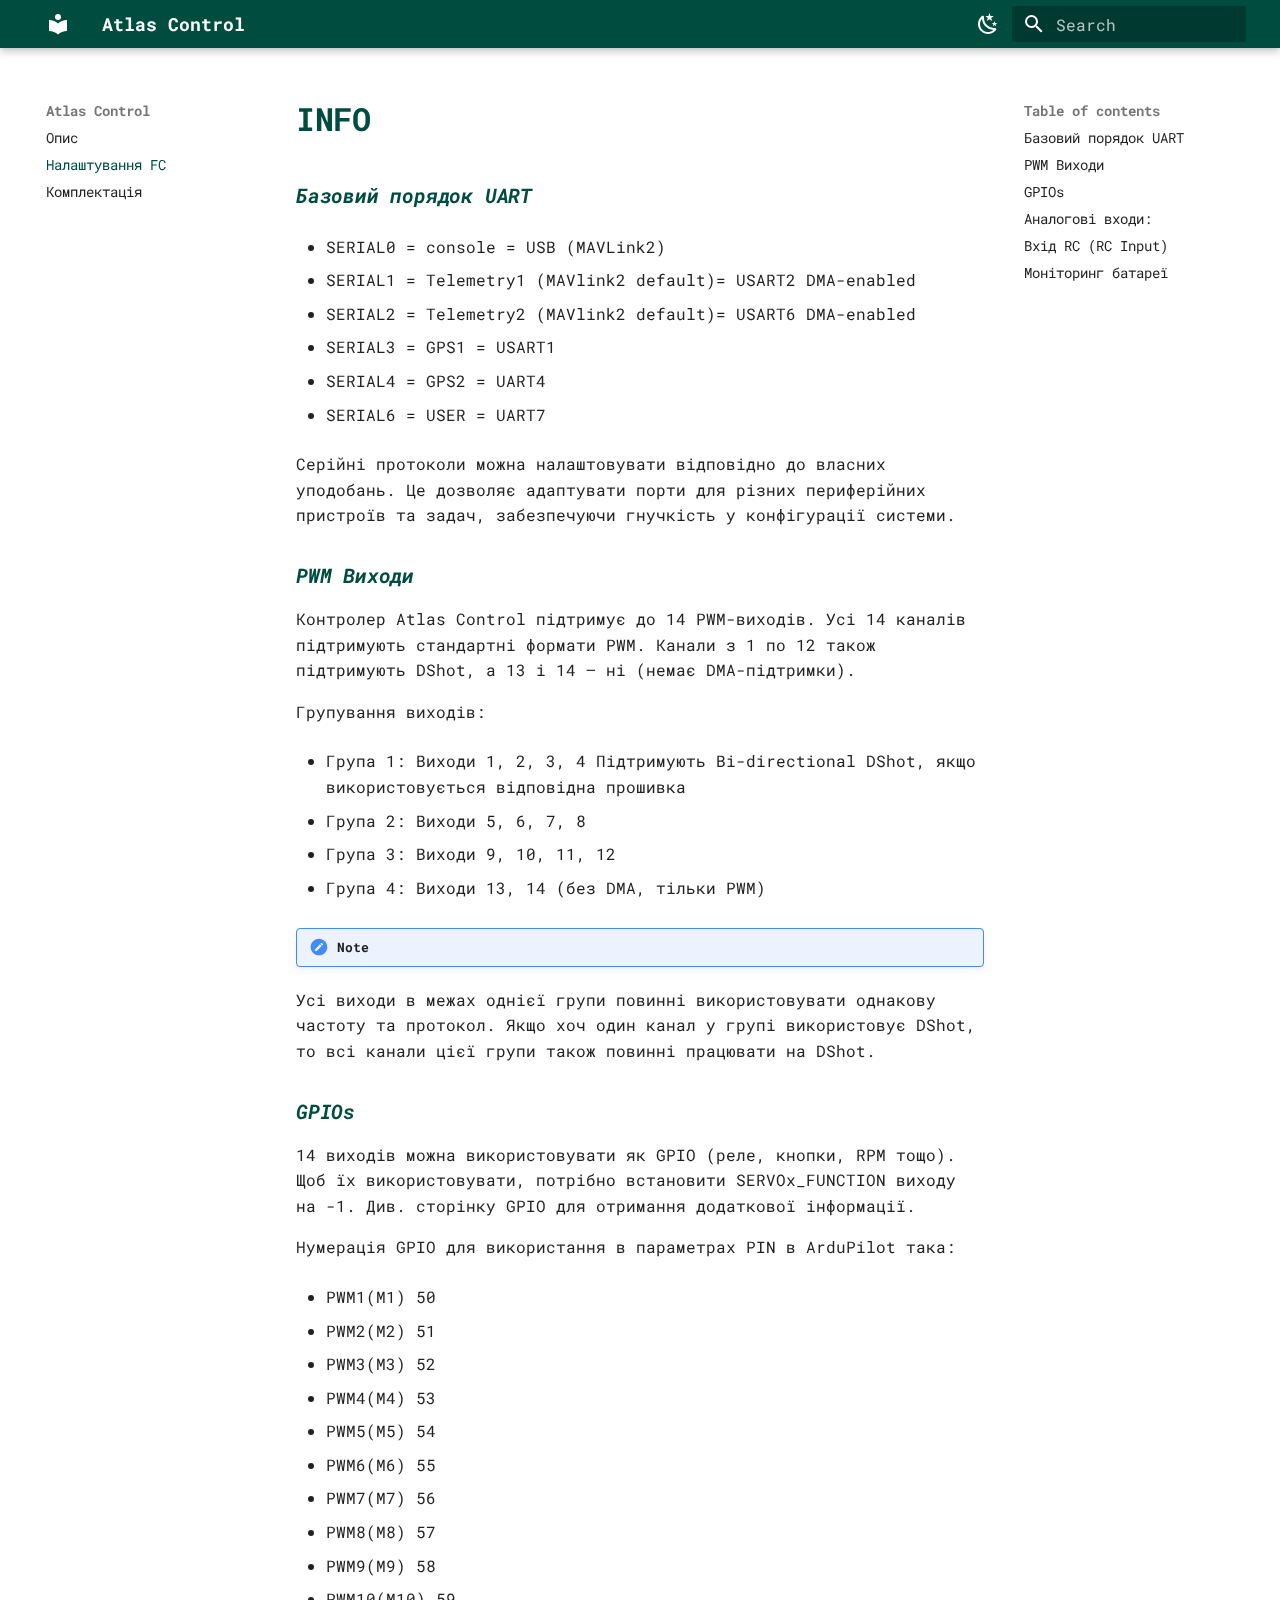
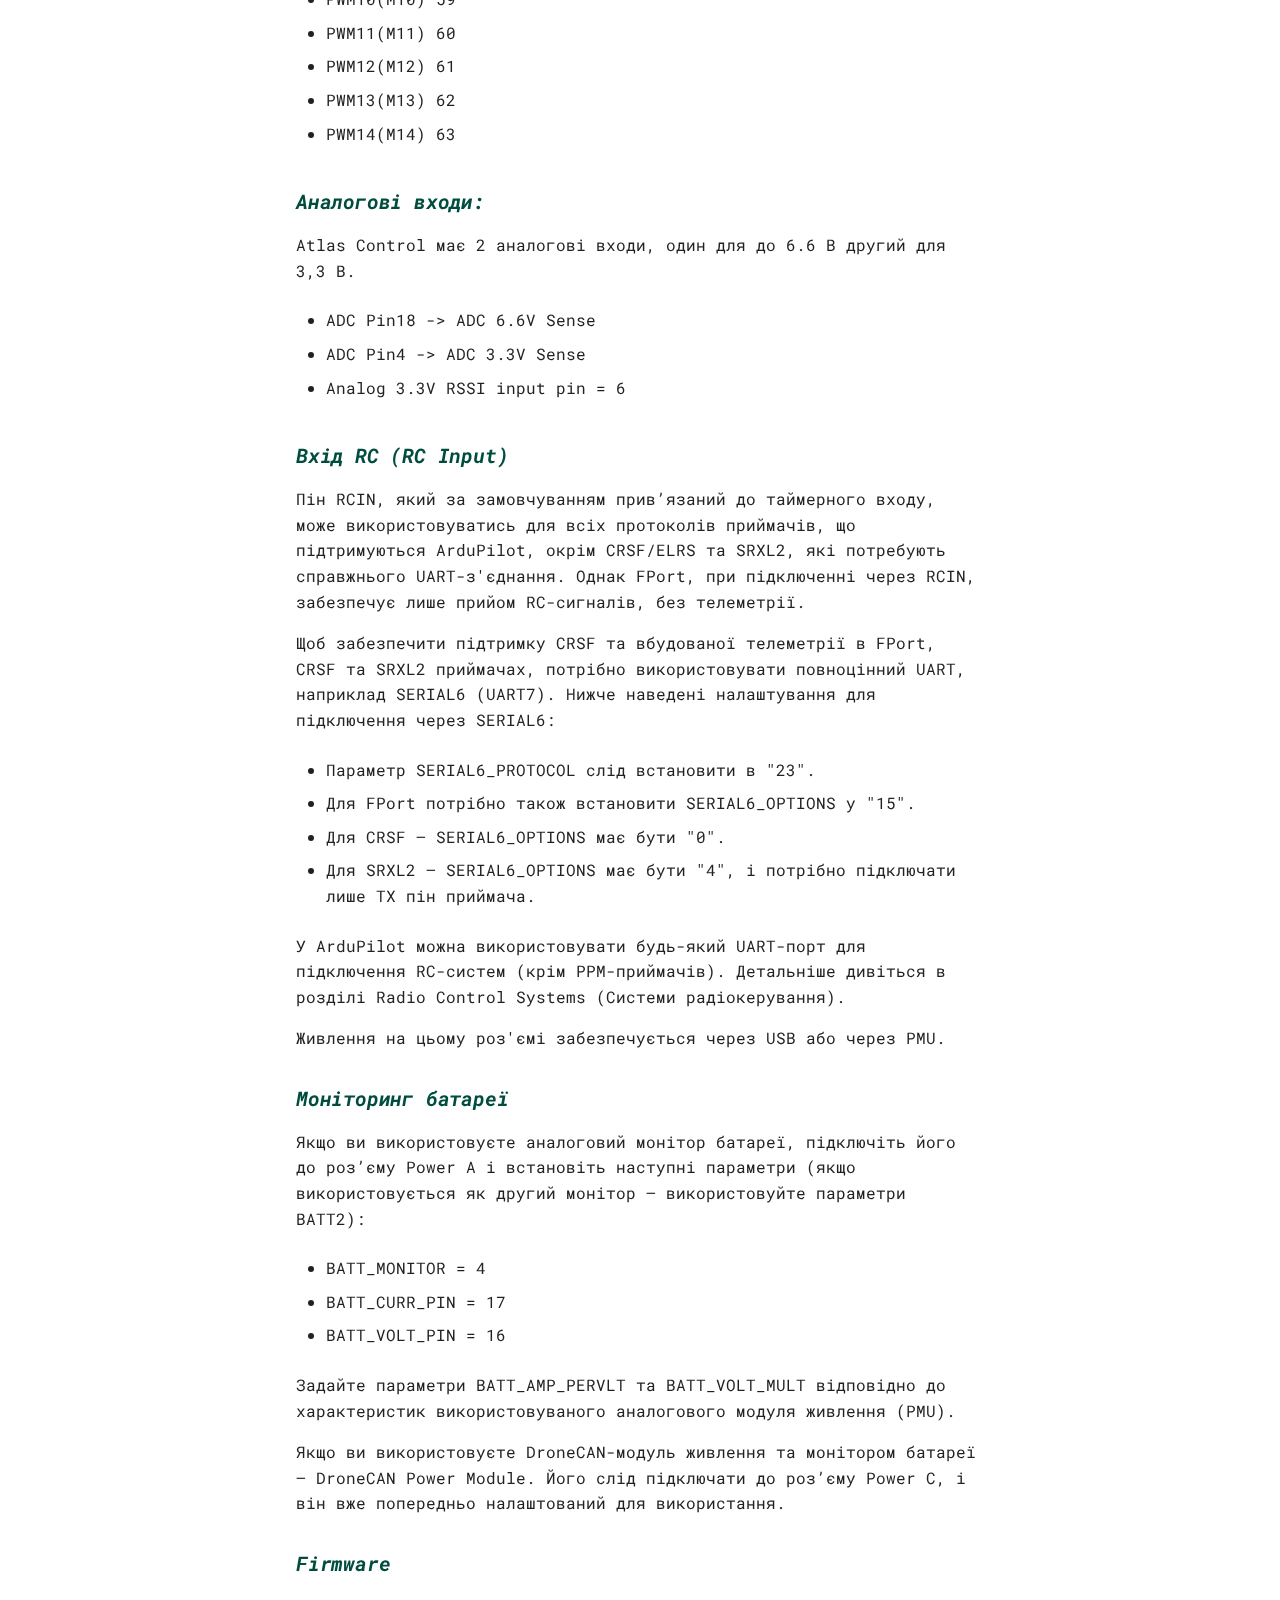
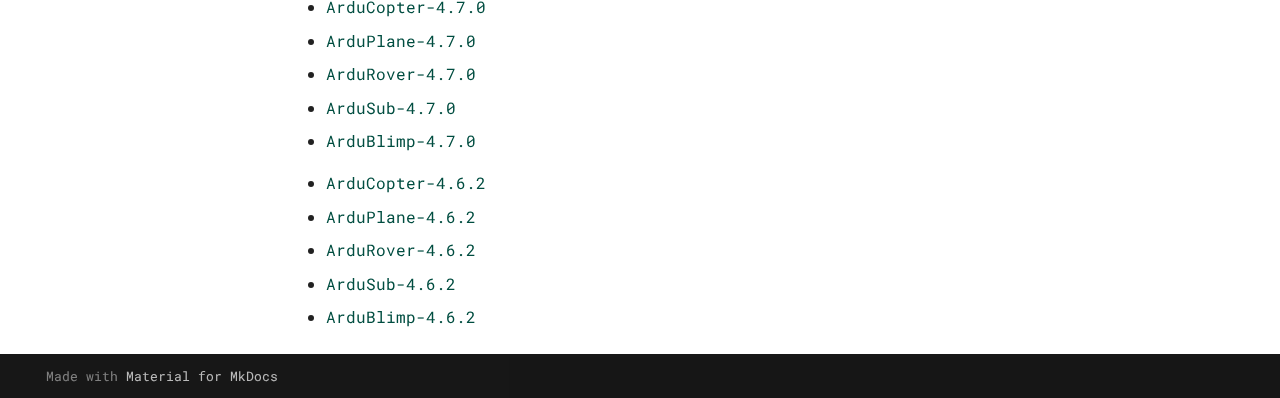
<file: setting/index.html>
<!doctype html>
<html lang="en" class="no-js">
<head>

    <meta charset="utf-8">
    <meta name="viewport" content="width=device-width,initial-scale=1">



    <link rel="canonical" href="https://altasflight.github.io/atlas-docs/setting/">


    <link rel="prev" href="..">


    <link rel="next" href="../FCkit/">


    <link rel="icon" href="../assets/images/favicon.png">
    <meta name="generator" content="mkdocs-1.6.1, mkdocs-material-9.6.14">



    <title>Налаштування FC - Atlas Control</title>



    <link rel="stylesheet" href="../assets/stylesheets/main.342714a4.min.css">


    <link rel="stylesheet" href="../assets/stylesheets/palette.06af60db.min.css">












    <link rel="preconnect" href="https://fonts.gstatic.com" crossorigin>
    <link rel="stylesheet" href="https://fonts.googleapis.com/css?family=Roboto+Mono:300,300i,400,400i,700,700i%7CRoboto+Mono:400,400i,700,700i&display=fallback">
    <style>:root{--md-text-font:"Roboto Mono";--md-code-font:"Roboto Mono"}</style>



    <link rel="stylesheet" href="../extra.css">

    <script>__md_scope=new URL("..",location),__md_hash=e=>[...e].reduce(((e,_)=>(e<<5)-e+_.charCodeAt(0)),0),__md_get=(e,_=localStorage,t=__md_scope)=>JSON.parse(_.getItem(t.pathname+"."+e)),__md_set=(e,_,t=localStorage,a=__md_scope)=>{try{t.setItem(a.pathname+"."+e,JSON.stringify(_))}catch(e){}}</script>






</head>









<body dir="ltr" data-md-color-scheme="default" data-md-color-primary="custom" data-md-color-accent="lime">


<input class="md-toggle" data-md-toggle="drawer" type="checkbox" id="__drawer" autocomplete="off">
<input class="md-toggle" data-md-toggle="search" type="checkbox" id="__search" autocomplete="off">
<label class="md-overlay" for="__drawer"></label>
<div data-md-component="skip">


    <a href="#info" class="md-skip">
        Skip to content
    </a>

</div>
<div data-md-component="announce">

</div>






<header class="md-header md-header--shadow" data-md-component="header">
    <nav class="md-header__inner md-grid" aria-label="Header">
        <a href=".." title="Atlas Control" class="md-header__button md-logo" aria-label="Atlas Control" data-md-component="logo">


            <svg xmlns="http://www.w3.org/2000/svg" viewBox="0 0 24 24"><path d="M12 8a3 3 0 0 0 3-3 3 3 0 0 0-3-3 3 3 0 0 0-3 3 3 3 0 0 0 3 3m0 3.54C9.64 9.35 6.5 8 3 8v11c3.5 0 6.64 1.35 9 3.54 2.36-2.19 5.5-3.54 9-3.54V8c-3.5 0-6.64 1.35-9 3.54"/></svg>

        </a>
        <label class="md-header__button md-icon" for="__drawer">

            <svg xmlns="http://www.w3.org/2000/svg" viewBox="0 0 24 24"><path d="M3 6h18v2H3zm0 5h18v2H3zm0 5h18v2H3z"/></svg>
        </label>
        <div class="md-header__title" data-md-component="header-title">
            <div class="md-header__ellipsis">
                <div class="md-header__topic">
          <span class="md-ellipsis">
            Atlas Control
          </span>
                </div>
                <div class="md-header__topic" data-md-component="header-topic">
          <span class="md-ellipsis">
            
              Налаштування FC
            
          </span>
                </div>
            </div>
        </div>


        <form class="md-header__option" data-md-component="palette">




            <input class="md-option" data-md-color-media="" data-md-color-scheme="default" data-md-color-primary="custom" data-md-color-accent="lime"  aria-label="Увімкнути темну тему"  type="radio" name="__palette" id="__palette_0">

            <label class="md-header__button md-icon" title="Увімкнути темну тему" for="__palette_1" hidden>
                <svg xmlns="http://www.w3.org/2000/svg" viewBox="0 0 24 24"><path d="m17.75 4.09-2.53 1.94.91 3.06-2.63-1.81-2.63 1.81.91-3.06-2.53-1.94L12.44 4l1.06-3 1.06 3zm3.5 6.91-1.64 1.25.59 1.98-1.7-1.17-1.7 1.17.59-1.98L15.75 11l2.06-.05L18.5 9l.69 1.95zm-2.28 4.95c.83-.08 1.72 1.1 1.19 1.85-.32.45-.66.87-1.08 1.27C15.17 23 8.84 23 4.94 19.07c-3.91-3.9-3.91-10.24 0-14.14.4-.4.82-.76 1.27-1.08.75-.53 1.93.36 1.85 1.19-.27 2.86.69 5.83 2.89 8.02a9.96 9.96 0 0 0 8.02 2.89m-1.64 2.02a12.08 12.08 0 0 1-7.8-3.47c-2.17-2.19-3.33-5-3.49-7.82-2.81 3.14-2.7 7.96.31 10.98 3.02 3.01 7.84 3.12 10.98.31"/></svg>
            </label>





            <input class="md-option" data-md-color-media="" data-md-color-scheme="slate" data-md-color-primary="custom" data-md-color-accent="lime"  aria-label="Увімкнути світлу тему"  type="radio" name="__palette" id="__palette_1">

            <label class="md-header__button md-icon" title="Увімкнути світлу тему" for="__palette_0" hidden>
                <svg xmlns="http://www.w3.org/2000/svg" viewBox="0 0 24 24"><path d="M12 7a5 5 0 0 1 5 5 5 5 0 0 1-5 5 5 5 0 0 1-5-5 5 5 0 0 1 5-5m0 2a3 3 0 0 0-3 3 3 3 0 0 0 3 3 3 3 0 0 0 3-3 3 3 0 0 0-3-3m0-7 2.39 3.42C13.65 5.15 12.84 5 12 5s-1.65.15-2.39.42zM3.34 7l4.16-.35A7.2 7.2 0 0 0 5.94 8.5c-.44.74-.69 1.5-.83 2.29zm.02 10 1.76-3.77a7.131 7.131 0 0 0 2.38 4.14zM20.65 7l-1.77 3.79a7.02 7.02 0 0 0-2.38-4.15zm-.01 10-4.14.36c.59-.51 1.12-1.14 1.54-1.86.42-.73.69-1.5.83-2.29zM12 22l-2.41-3.44c.74.27 1.55.44 2.41.44.82 0 1.63-.17 2.37-.44z"/></svg>
            </label>


        </form>



        <script>var palette=__md_get("__palette");if(palette&&palette.color){if("(prefers-color-scheme)"===palette.color.media){var media=matchMedia("(prefers-color-scheme: light)"),input=document.querySelector(media.matches?"[data-md-color-media='(prefers-color-scheme: light)']":"[data-md-color-media='(prefers-color-scheme: dark)']");palette.color.media=input.getAttribute("data-md-color-media"),palette.color.scheme=input.getAttribute("data-md-color-scheme"),palette.color.primary=input.getAttribute("data-md-color-primary"),palette.color.accent=input.getAttribute("data-md-color-accent")}for(var[key,value]of Object.entries(palette.color))document.body.setAttribute("data-md-color-"+key,value)}</script>





        <label class="md-header__button md-icon" for="__search">

            <svg xmlns="http://www.w3.org/2000/svg" viewBox="0 0 24 24"><path d="M9.5 3A6.5 6.5 0 0 1 16 9.5c0 1.61-.59 3.09-1.56 4.23l.27.27h.79l5 5-1.5 1.5-5-5v-.79l-.27-.27A6.52 6.52 0 0 1 9.5 16 6.5 6.5 0 0 1 3 9.5 6.5 6.5 0 0 1 9.5 3m0 2C7 5 5 7 5 9.5S7 14 9.5 14 14 12 14 9.5 12 5 9.5 5"/></svg>
        </label>
        <div class="md-search" data-md-component="search" role="dialog">
            <label class="md-search__overlay" for="__search"></label>
            <div class="md-search__inner" role="search">
                <form class="md-search__form" name="search">
                    <input type="text" class="md-search__input" name="query" aria-label="Search" placeholder="Search" autocapitalize="off" autocorrect="off" autocomplete="off" spellcheck="false" data-md-component="search-query" required>
                    <label class="md-search__icon md-icon" for="__search">

                        <svg xmlns="http://www.w3.org/2000/svg" viewBox="0 0 24 24"><path d="M9.5 3A6.5 6.5 0 0 1 16 9.5c0 1.61-.59 3.09-1.56 4.23l.27.27h.79l5 5-1.5 1.5-5-5v-.79l-.27-.27A6.52 6.52 0 0 1 9.5 16 6.5 6.5 0 0 1 3 9.5 6.5 6.5 0 0 1 9.5 3m0 2C7 5 5 7 5 9.5S7 14 9.5 14 14 12 14 9.5 12 5 9.5 5"/></svg>

                        <svg xmlns="http://www.w3.org/2000/svg" viewBox="0 0 24 24"><path d="M20 11v2H8l5.5 5.5-1.42 1.42L4.16 12l7.92-7.92L13.5 5.5 8 11z"/></svg>
                    </label>
                    <nav class="md-search__options" aria-label="Search">

                        <button type="reset" class="md-search__icon md-icon" title="Clear" aria-label="Clear" tabindex="-1">

                            <svg xmlns="http://www.w3.org/2000/svg" viewBox="0 0 24 24"><path d="M19 6.41 17.59 5 12 10.59 6.41 5 5 6.41 10.59 12 5 17.59 6.41 19 12 13.41 17.59 19 19 17.59 13.41 12z"/></svg>
                        </button>
                    </nav>

                </form>
                <div class="md-search__output">
                    <div class="md-search__scrollwrap" tabindex="0" data-md-scrollfix>
                        <div class="md-search-result" data-md-component="search-result">
                            <div class="md-search-result__meta">
                                Initializing search
                            </div>
                            <ol class="md-search-result__list" role="presentation"></ol>
                        </div>
                    </div>
                </div>
            </div>
        </div>



    </nav>

</header>

<div class="md-container" data-md-component="container">






    <main class="md-main" data-md-component="main">
        <div class="md-main__inner md-grid">



            <div class="md-sidebar md-sidebar--primary" data-md-component="sidebar" data-md-type="navigation" >
                <div class="md-sidebar__scrollwrap">
                    <div class="md-sidebar__inner">




                        <nav class="md-nav md-nav--primary" aria-label="Navigation" data-md-level="0">
                            <label class="md-nav__title" for="__drawer">
                                <a href=".." title="Atlas Control" class="md-nav__button md-logo" aria-label="Atlas Control" data-md-component="logo">


                                    <svg xmlns="http://www.w3.org/2000/svg" viewBox="0 0 24 24"><path d="M12 8a3 3 0 0 0 3-3 3 3 0 0 0-3-3 3 3 0 0 0-3 3 3 3 0 0 0 3 3m0 3.54C9.64 9.35 6.5 8 3 8v11c3.5 0 6.64 1.35 9 3.54 2.36-2.19 5.5-3.54 9-3.54V8c-3.5 0-6.64 1.35-9 3.54"/></svg>

                                </a>
                                Atlas Control
                            </label>

                            <ul class="md-nav__list" data-md-scrollfix>







                                <li class="md-nav__item">
                                    <a href=".." class="md-nav__link">
        
  
  
  <span class="md-ellipsis">
    Опис
    
  </span>


                                    </a>
                                </li>











                                <li class="md-nav__item md-nav__item--active">

                                    <input class="md-nav__toggle md-toggle" type="checkbox" id="__toc">





                                    <label class="md-nav__link md-nav__link--active" for="__toc">
          
  
  
  <span class="md-ellipsis">
    Налаштування FC
    
  </span>


                                        <span class="md-nav__icon md-icon"></span>
                                    </label>

                                    <a href="./" class="md-nav__link md-nav__link--active">
        
  
  
  <span class="md-ellipsis">
    Налаштування FC
    
  </span>


                                    </a>



                                    <nav class="md-nav md-nav--secondary" aria-label="Table of contents">






                                        <label class="md-nav__title" for="__toc">
                                            <span class="md-nav__icon md-icon"></span>
                                            Table of contents
                                        </label>
                                        <ul class="md-nav__list" data-md-component="toc" data-md-scrollfix>

                                            <li class="md-nav__item">
                                                <a href="#uart" class="md-nav__link">
    <span class="md-ellipsis">
      Базовий порядок UART
    </span>
                                                </a>

                                            </li>

                                            <li class="md-nav__item">
                                                <a href="#pwm" class="md-nav__link">
    <span class="md-ellipsis">
      PWM Виходи
    </span>
                                                </a>

                                            </li>

                                            <li class="md-nav__item">
                                                <a href="#gpios" class="md-nav__link">
    <span class="md-ellipsis">
      GPIOs
    </span>
                                                </a>

                                            </li>

                                            <li class="md-nav__item">
                                                <a href="#_1" class="md-nav__link">
    <span class="md-ellipsis">
      Аналогові входи:
    </span>
                                                </a>

                                            </li>

                                            <li class="md-nav__item">
                                                <a href="#rc-rc-input" class="md-nav__link">
    <span class="md-ellipsis">
      Вхід RC (RC Input)
    </span>
                                                </a>

                                            </li>

                                            <li class="md-nav__item">
                                                <a href="#_2" class="md-nav__link">
    <span class="md-ellipsis">
      Моніторинг батареї
    </span>
                                                </a>

                                            </li>

                                        </ul>

                                    </nav>

                                </li>









                                <li class="md-nav__item">
                                    <a href="../FCkit/" class="md-nav__link">
        
  
  
  <span class="md-ellipsis">
    Комплектація
    
  </span>


                                    </a>
                                </li>



                            </ul>
                        </nav>
                    </div>
                </div>
            </div>



            <div class="md-sidebar md-sidebar--secondary" data-md-component="sidebar" data-md-type="toc" >
                <div class="md-sidebar__scrollwrap">
                    <div class="md-sidebar__inner">


                        <nav class="md-nav md-nav--secondary" aria-label="Table of contents">






                            <label class="md-nav__title" for="__toc">
                                <span class="md-nav__icon md-icon"></span>
                                Table of contents
                            </label>
                            <ul class="md-nav__list" data-md-component="toc" data-md-scrollfix>

                                <li class="md-nav__item">
                                    <a href="#uart" class="md-nav__link">
    <span class="md-ellipsis">
      Базовий порядок UART
    </span>
                                    </a>

                                </li>

                                <li class="md-nav__item">
                                    <a href="#pwm" class="md-nav__link">
    <span class="md-ellipsis">
      PWM Виходи
    </span>
                                    </a>

                                </li>

                                <li class="md-nav__item">
                                    <a href="#gpios" class="md-nav__link">
    <span class="md-ellipsis">
      GPIOs
    </span>
                                    </a>

                                </li>

                                <li class="md-nav__item">
                                    <a href="#_1" class="md-nav__link">
    <span class="md-ellipsis">
      Аналогові входи:
    </span>
                                    </a>

                                </li>

                                <li class="md-nav__item">
                                    <a href="#rc-rc-input" class="md-nav__link">
    <span class="md-ellipsis">
      Вхід RC (RC Input)
    </span>
                                    </a>

                                </li>

                                <li class="md-nav__item">
                                    <a href="#_2" class="md-nav__link">
    <span class="md-ellipsis">
      Моніторинг батареї
    </span>
                                    </a>

                                </li>

                            </ul>

                        </nav>
                    </div>
                </div>
            </div>



            <div class="md-content" data-md-component="content">
                <article class="md-content__inner md-typeset">





                    <h1 id="info">INFO<a class="headerlink" href="#info" title="Permanent link">&para;</a></h1>
                    <h3 id="uart"><em>Базовий порядок UART</em><a class="headerlink" href="#uart" title="Permanent link">&para;</a></h3>
                    <ul>
                        <li>
                            <p>SERIAL0 = console = USB (MAVLink2)</p>
                        </li>
                        <li>
                            <p>SERIAL1 = Telemetry1 (MAVlink2 default)= USART2 DMA-enabled</p>
                        </li>
                        <li>
                            <p>SERIAL2 = Telemetry2 (MAVlink2 default)= USART6 DMA-enabled</p>
                        </li>
                        <li>
                            <p>SERIAL3 = GPS1 = USART1</p>
                        </li>
                        <li>
                            <p>SERIAL4 = GPS2 = UART4</p>
                        </li>
                        <li>
                            <p>SERIAL6 = USER = UART7</p>
                        </li>
                    </ul>
                    <p>Серійні протоколи можна налаштовувати відповідно до власних уподобань.
                        Це дозволяє адаптувати порти для різних периферійних пристроїв та задач, забезпечуючи гнучкість у конфігурації системи.</p>
                    <h3 id="pwm"><em>PWM Виходи</em><a class="headerlink" href="#pwm" title="Permanent link">&para;</a></h3>
                    <p>Контролер Atlas Control підтримує до 14 PWM-виходів. Усі 14 каналів підтримують стандартні формати PWM. Канали з 1 по 12 також підтримують DShot, а 13 і 14 — ні (немає DMA-підтримки).</p>
                    <p>Групування виходів:</p>
                    <ul>
                        <li>
                            <p>Група 1: Виходи 1, 2, 3, 4
                                Підтримують Bi-directional DShot, якщо використовується відповідна прошивка</p>
                        </li>
                        <li>
                            <p>Група 2: Виходи 5, 6, 7, 8</p>
                        </li>
                        <li>
                            <p>Група 3: Виходи 9, 10, 11, 12</p>
                        </li>
                        <li>
                            <p>Група 4: Виходи 13, 14 (без DMA, тільки PWM)</p>
                        </li>
                    </ul>
                    <div class="admonition note">
                        <p class="admonition-title">Note</p>
                    </div>
                    <p>Усі виходи в межах однієї групи повинні використовувати однакову частоту та протокол.
                        Якщо хоч один канал у групі використовує DShot, то всі канали цієї групи також повинні працювати на DShot.</p>
                    <h3 id="gpios"><em>GPIOs</em><a class="headerlink" href="#gpios" title="Permanent link">&para;</a></h3>
                    <p>14 виходів можна використовувати як GPIO (реле, кнопки, RPM тощо). Щоб їх використовувати, потрібно встановити SERVOx_FUNCTION виходу на -1. Див. сторінку GPIO для отримання додаткової інформації.</p>
                    <p>Нумерація GPIO для використання в параметрах PIN в ArduPilot така:</p>
                    <ul>
                        <li>
                            <p>PWM1(M1) 50</p>
                        </li>
                        <li>
                            <p>PWM2(M2) 51</p>
                        </li>
                        <li>
                            <p>PWM3(M3) 52</p>
                        </li>
                        <li>
                            <p>PWM4(M4) 53</p>
                        </li>
                        <li>
                            <p>PWM5(M5) 54</p>
                        </li>
                        <li>
                            <p>PWM6(M6) 55</p>
                        </li>
                        <li>
                            <p>PWM7(M7) 56</p>
                        </li>
                        <li>
                            <p>PWM8(M8) 57</p>
                        </li>
                        <li>
                            <p>PWM9(M9) 58</p>
                        </li>
                        <li>
                            <p>PWM10(M10) 59</p>
                        </li>
                        <li>
                            <p>PWM11(M11) 60</p>
                        </li>
                        <li>
                            <p>PWM12(M12) 61</p>
                        </li>
                        <li>
                            <p>PWM13(M13) 62</p>
                        </li>
                        <li>
                            <p>PWM14(M14) 63</p>
                        </li>
                    </ul>
                    <h3 id="_1"><em>Аналогові входи:</em><a class="headerlink" href="#_1" title="Permanent link">&para;</a></h3>
                    <p>Atlas Control має 2 аналогові входи, один для до 6.6 В другий для 3,3 В.</p>
                    <ul>
                        <li>
                            <p>ADC Pin18 -&gt; ADC 6.6V Sense</p>
                        </li>
                        <li>
                            <p>ADC Pin4 -&gt; ADC 3.3V Sense</p>
                        </li>
                        <li>
                            <p>Analog 3.3V RSSI input pin = 6</p>
                        </li>
                    </ul>
                    <h3 id="rc-rc-input"><em>Вхід RC (RC Input)</em><a class="headerlink" href="#rc-rc-input" title="Permanent link">&para;</a></h3>
                    <p>Пін RCIN, який за замовчуванням прив’язаний до таймерного входу, може використовуватись для всіх протоколів приймачів, що підтримуються ArduPilot, окрім CRSF/ELRS та SRXL2, які потребують справжнього UART-з'єднання. Однак FPort, при підключенні через RCIN, забезпечує лише прийом RC-сигналів, без телеметрії.</p>
                    <p>Щоб забезпечити підтримку CRSF та вбудованої телеметрії в FPort, CRSF та SRXL2 приймачах, потрібно використовувати повноцінний UART, наприклад SERIAL6 (UART7). Нижче наведені налаштування для підключення через SERIAL6:</p>
                    <ul>
                        <li>
                            <p>Параметр SERIAL6_PROTOCOL слід встановити в "23".</p>
                        </li>
                        <li>
                            <p>Для FPort потрібно також встановити SERIAL6_OPTIONS у "15".</p>
                        </li>
                        <li>
                            <p>Для CRSF — SERIAL6_OPTIONS має бути "0".</p>
                        </li>
                        <li>
                            <p>Для SRXL2 — SERIAL6_OPTIONS має бути "4", і потрібно підключати лише TX пін приймача.</p>
                        </li>
                    </ul>
                    <p>У ArduPilot можна використовувати будь-який UART-порт для підключення RC-систем (крім PPM-приймачів). Детальніше дивіться в розділі Radio Control Systems (Системи радіокерування).</p>
                    <p>Живлення на цьому роз'ємі забезпечується через USB або через PMU.</p>
                    <h3 id="_2"><em>Моніторинг батареї</em><a class="headerlink" href="#_2" title="Permanent link">&para;</a></h3>
                    <p>Якщо ви використовуєте аналоговий монітор батареї, підключіть його до роз’єму Power A і встановіть наступні параметри (якщо використовується як другий монітор — використовуйте параметри BATT2):</p>
                    <ul>
                        <li>
                            <p>BATT_MONITOR = 4</p>
                        </li>
                        <li>
                            <p>BATT_CURR_PIN = 17</p>
                        </li>
                        <li>
                            <p>BATT_VOLT_PIN = 16</p>
                        </li>
                    </ul>
                    <p>Задайте параметри BATT_AMP_PERVLT та BATT_VOLT_MULT відповідно до характеристик використовуваного аналогового модуля живлення (PMU).</p>
                    <p>Якщо ви використовуєте DroneCAN-модуль живлення та монітором батареї — DroneCAN Power Module. Його слід підключати до роз’єму Power C, і він вже попередньо налаштований для використання.</p>
                    <h3 id="_3"><em>Firmware</em><a class="headerlink" href="#_3" title="Firmware linк">&para;</a></h3>
                    <ul>
                        <li><a href="../images/arducopter_4.7.apj" download>ArduCopter-4.7.0</a></li>
                        <li><a href="../images/arduplane_4.7.apj" download>ArduPlane-4.7.0</a></li>
                        <li><a href="../images/ardurover_4.7.apj" download>ArduRover-4.7.0</a></li>
                        <li><a href="../images/ardusub_4.7.apj" download>ArduSub-4.7.0</a></li>
                        <li><a href="../images/blimp_4.7.apj" download>ArduBlimp-4.7.0</a></li>
                    </ul>

                    <ul>
                        <li><a href="../images/arducopter_4.6.2.apj" download>ArduCopter-4.6.2</a></li>
                        <li><a href="../images/arduplane_4.6.2.apj" download>ArduPlane-4.6.2</a></li>
                        <li><a href="../images/ardurover_4.6.2.apj" download>ArduRover-4.6.2</a></li>
                        <li><a href="../images/ardusub_4.6.2.apj" download>ArduSub-4.6.2</a></li>
                        <li><a href="../images/blimp_4.6.2.apj" download>ArduBlimp-4.6.2</a></li>
                    </ul>
                </article>
            </div>


            <script>var target=document.getElementById(location.hash.slice(1));target&&target.name&&(target.checked=target.name.startsWith("__tabbed_"))</script>
        </div>

    </main>

    <footer class="md-footer">

        <div class="md-footer-meta md-typeset">
            <div class="md-footer-meta__inner md-grid">
                <div class="md-copyright">


                    Made with
                    <a href="https://squidfunk.github.io/mkdocs-material/" target="_blank" rel="noopener">
                        Material for MkDocs
                    </a>

                </div>

            </div>
        </div>
    </footer>

</div>
<div class="md-dialog" data-md-component="dialog">
    <div class="md-dialog__inner md-typeset"></div>
</div>




<script id="__config" type="application/json">{"base": "..", "features": [], "search": "../assets/javascripts/workers/search.d50fe291.min.js", "tags": null, "translations": {"clipboard.copied": "Copied to clipboard", "clipboard.copy": "Copy to clipboard", "search.result.more.one": "1 more on this page", "search.result.more.other": "# more on this page", "search.result.none": "No matching documents", "search.result.one": "1 matching document", "search.result.other": "# matching documents", "search.result.placeholder": "Type to start searching", "search.result.term.missing": "Missing", "select.version": "Select version"}, "version": null}</script>


<script src="../assets/javascripts/bundle.13a4f30d.min.js"></script>


</body>
</html>
</file>
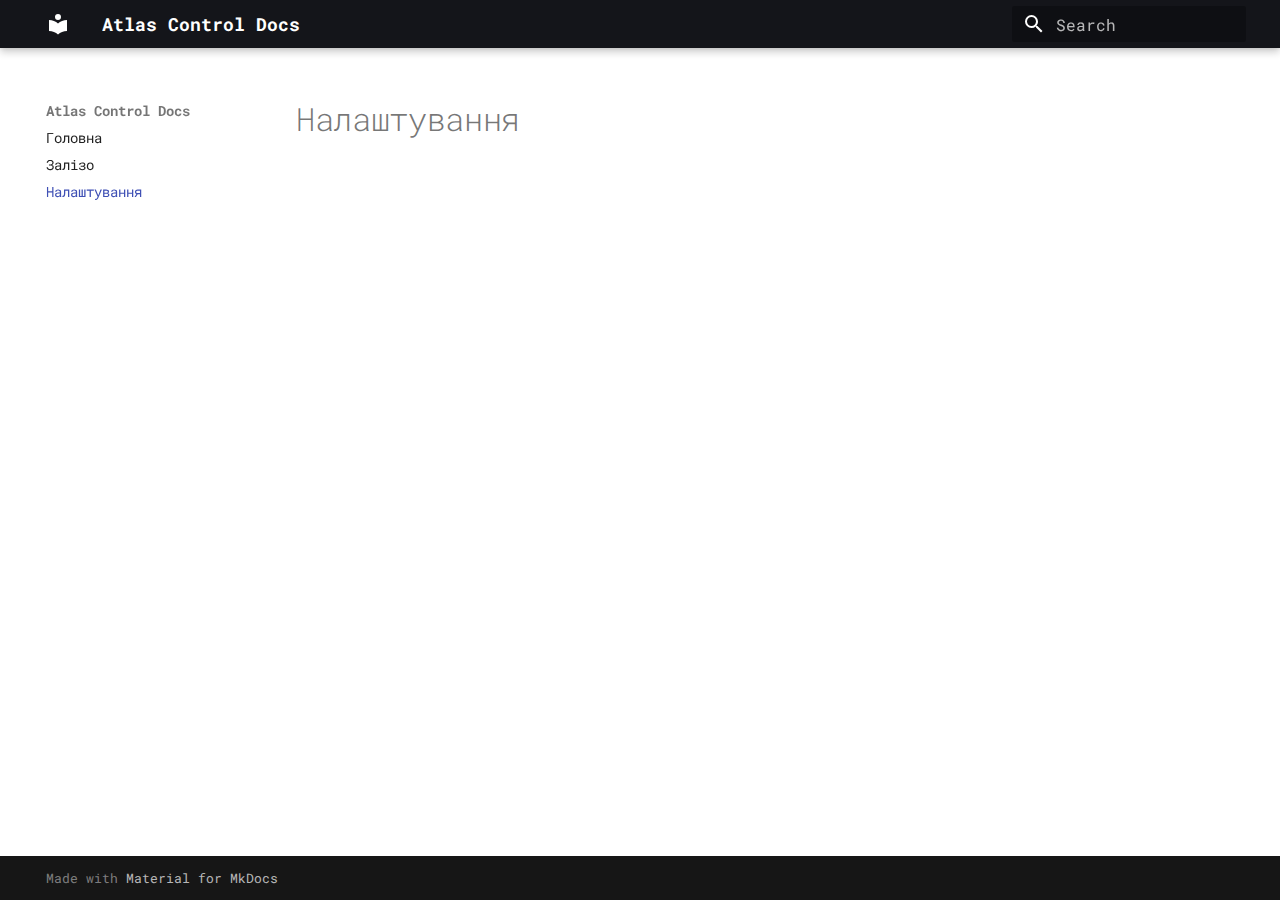
<file: setup/index.html>
<!doctype html>
<html lang="en" class="no-js">
  <head>
    
      <meta charset="utf-8">
      <meta name="viewport" content="width=device-width,initial-scale=1">
      
      
      
      
        <link rel="prev" href="../hardware/">
      
      
      
      <link rel="icon" href="../assets/images/favicon.png">
      <meta name="generator" content="mkdocs-1.6.1, mkdocs-material-9.6.14">
    
    
      
        <title>Налаштування - Atlas Control Docs</title>
      
    
    
      <link rel="stylesheet" href="../assets/stylesheets/main.342714a4.min.css">
      
        
        <link rel="stylesheet" href="../assets/stylesheets/palette.06af60db.min.css">
      
      


    
    
      
    
    
      
        
        
        <link rel="preconnect" href="https://fonts.gstatic.com" crossorigin>
        <link rel="stylesheet" href="https://fonts.googleapis.com/css?family=Roboto+Mono:300,300i,400,400i,700,700i%7CRoboto+Mono:400,400i,700,700i&display=fallback">
        <style>:root{--md-text-font:"Roboto Mono";--md-code-font:"Roboto Mono"}</style>
      
    
    
    <script>__md_scope=new URL("..",location),__md_hash=e=>[...e].reduce(((e,_)=>(e<<5)-e+_.charCodeAt(0)),0),__md_get=(e,_=localStorage,t=__md_scope)=>JSON.parse(_.getItem(t.pathname+"."+e)),__md_set=(e,_,t=localStorage,a=__md_scope)=>{try{t.setItem(a.pathname+"."+e,JSON.stringify(_))}catch(e){}}</script>
    
      

    
    
    
  </head>
  
  
    
    
    
    
    
    <body dir="ltr" data-md-color-scheme="default" data-md-color-primary="black" data-md-color-accent="deep-orange">
  
    
    <input class="md-toggle" data-md-toggle="drawer" type="checkbox" id="__drawer" autocomplete="off">
    <input class="md-toggle" data-md-toggle="search" type="checkbox" id="__search" autocomplete="off">
    <label class="md-overlay" for="__drawer"></label>
    <div data-md-component="skip">
      
    </div>
    <div data-md-component="announce">
      
    </div>
    
    
      

  

<header class="md-header md-header--shadow" data-md-component="header">
  <nav class="md-header__inner md-grid" aria-label="Header">
    <a href=".." title="Atlas Control Docs" class="md-header__button md-logo" aria-label="Atlas Control Docs" data-md-component="logo">
      
  
  <svg xmlns="http://www.w3.org/2000/svg" viewBox="0 0 24 24"><path d="M12 8a3 3 0 0 0 3-3 3 3 0 0 0-3-3 3 3 0 0 0-3 3 3 3 0 0 0 3 3m0 3.54C9.64 9.35 6.5 8 3 8v11c3.5 0 6.64 1.35 9 3.54 2.36-2.19 5.5-3.54 9-3.54V8c-3.5 0-6.64 1.35-9 3.54"/></svg>

    </a>
    <label class="md-header__button md-icon" for="__drawer">
      
      <svg xmlns="http://www.w3.org/2000/svg" viewBox="0 0 24 24"><path d="M3 6h18v2H3zm0 5h18v2H3zm0 5h18v2H3z"/></svg>
    </label>
    <div class="md-header__title" data-md-component="header-title">
      <div class="md-header__ellipsis">
        <div class="md-header__topic">
          <span class="md-ellipsis">
            Atlas Control Docs
          </span>
        </div>
        <div class="md-header__topic" data-md-component="header-topic">
          <span class="md-ellipsis">
            
              Налаштування
            
          </span>
        </div>
      </div>
    </div>
    
      
    
    
    
    
      
      
        <label class="md-header__button md-icon" for="__search">
          
          <svg xmlns="http://www.w3.org/2000/svg" viewBox="0 0 24 24"><path d="M9.5 3A6.5 6.5 0 0 1 16 9.5c0 1.61-.59 3.09-1.56 4.23l.27.27h.79l5 5-1.5 1.5-5-5v-.79l-.27-.27A6.52 6.52 0 0 1 9.5 16 6.5 6.5 0 0 1 3 9.5 6.5 6.5 0 0 1 9.5 3m0 2C7 5 5 7 5 9.5S7 14 9.5 14 14 12 14 9.5 12 5 9.5 5"/></svg>
        </label>
        <div class="md-search" data-md-component="search" role="dialog">
  <label class="md-search__overlay" for="__search"></label>
  <div class="md-search__inner" role="search">
    <form class="md-search__form" name="search">
      <input type="text" class="md-search__input" name="query" aria-label="Search" placeholder="Search" autocapitalize="off" autocorrect="off" autocomplete="off" spellcheck="false" data-md-component="search-query" required>
      <label class="md-search__icon md-icon" for="__search">
        
        <svg xmlns="http://www.w3.org/2000/svg" viewBox="0 0 24 24"><path d="M9.5 3A6.5 6.5 0 0 1 16 9.5c0 1.61-.59 3.09-1.56 4.23l.27.27h.79l5 5-1.5 1.5-5-5v-.79l-.27-.27A6.52 6.52 0 0 1 9.5 16 6.5 6.5 0 0 1 3 9.5 6.5 6.5 0 0 1 9.5 3m0 2C7 5 5 7 5 9.5S7 14 9.5 14 14 12 14 9.5 12 5 9.5 5"/></svg>
        
        <svg xmlns="http://www.w3.org/2000/svg" viewBox="0 0 24 24"><path d="M20 11v2H8l5.5 5.5-1.42 1.42L4.16 12l7.92-7.92L13.5 5.5 8 11z"/></svg>
      </label>
      <nav class="md-search__options" aria-label="Search">
        
        <button type="reset" class="md-search__icon md-icon" title="Clear" aria-label="Clear" tabindex="-1">
          
          <svg xmlns="http://www.w3.org/2000/svg" viewBox="0 0 24 24"><path d="M19 6.41 17.59 5 12 10.59 6.41 5 5 6.41 10.59 12 5 17.59 6.41 19 12 13.41 17.59 19 19 17.59 13.41 12z"/></svg>
        </button>
      </nav>
      
    </form>
    <div class="md-search__output">
      <div class="md-search__scrollwrap" tabindex="0" data-md-scrollfix>
        <div class="md-search-result" data-md-component="search-result">
          <div class="md-search-result__meta">
            Initializing search
          </div>
          <ol class="md-search-result__list" role="presentation"></ol>
        </div>
      </div>
    </div>
  </div>
</div>
      
    
    
  </nav>
  
</header>
    
    <div class="md-container" data-md-component="container">
      
      
        
          
        
      
      <main class="md-main" data-md-component="main">
        <div class="md-main__inner md-grid">
          
            
              
              <div class="md-sidebar md-sidebar--primary" data-md-component="sidebar" data-md-type="navigation" >
                <div class="md-sidebar__scrollwrap">
                  <div class="md-sidebar__inner">
                    



<nav class="md-nav md-nav--primary" aria-label="Navigation" data-md-level="0">
  <label class="md-nav__title" for="__drawer">
    <a href=".." title="Atlas Control Docs" class="md-nav__button md-logo" aria-label="Atlas Control Docs" data-md-component="logo">
      
  
  <svg xmlns="http://www.w3.org/2000/svg" viewBox="0 0 24 24"><path d="M12 8a3 3 0 0 0 3-3 3 3 0 0 0-3-3 3 3 0 0 0-3 3 3 3 0 0 0 3 3m0 3.54C9.64 9.35 6.5 8 3 8v11c3.5 0 6.64 1.35 9 3.54 2.36-2.19 5.5-3.54 9-3.54V8c-3.5 0-6.64 1.35-9 3.54"/></svg>

    </a>
    Atlas Control Docs
  </label>
  
  <ul class="md-nav__list" data-md-scrollfix>
    
      
      
  
  
  
  
    <li class="md-nav__item">
      <a href=".." class="md-nav__link">
        
  
  
  <span class="md-ellipsis">
    Головна
    
  </span>
  

      </a>
    </li>
  

    
      
      
  
  
  
  
    <li class="md-nav__item">
      <a href="../hardware/" class="md-nav__link">
        
  
  
  <span class="md-ellipsis">
    Залізо
    
  </span>
  

      </a>
    </li>
  

    
      
      
  
  
    
  
  
  
    <li class="md-nav__item md-nav__item--active">
      
      <input class="md-nav__toggle md-toggle" type="checkbox" id="__toc">
      
      
      
      <a href="./" class="md-nav__link md-nav__link--active">
        
  
  
  <span class="md-ellipsis">
    Налаштування
    
  </span>
  

      </a>
      
    </li>
  

    
  </ul>
</nav>
                  </div>
                </div>
              </div>
            
            
              
              <div class="md-sidebar md-sidebar--secondary" data-md-component="sidebar" data-md-type="toc" >
                <div class="md-sidebar__scrollwrap">
                  <div class="md-sidebar__inner">
                    

<nav class="md-nav md-nav--secondary" aria-label="Table of contents">
  
  
  
  
</nav>
                  </div>
                </div>
              </div>
            
          
          
            <div class="md-content" data-md-component="content">
              <article class="md-content__inner md-typeset">
                
                  



  <h1>Налаштування</h1>














                
              </article>
            </div>
          
          
<script>var target=document.getElementById(location.hash.slice(1));target&&target.name&&(target.checked=target.name.startsWith("__tabbed_"))</script>
        </div>
        
      </main>
      
        <footer class="md-footer">
  
  <div class="md-footer-meta md-typeset">
    <div class="md-footer-meta__inner md-grid">
      <div class="md-copyright">
  
  
    Made with
    <a href="https://squidfunk.github.io/mkdocs-material/" target="_blank" rel="noopener">
      Material for MkDocs
    </a>
  
</div>
      
    </div>
  </div>
</footer>
      
    </div>
    <div class="md-dialog" data-md-component="dialog">
      <div class="md-dialog__inner md-typeset"></div>
    </div>
    
    
    
      
      <script id="__config" type="application/json">{"base": "..", "features": [], "search": "../assets/javascripts/workers/search.d50fe291.min.js", "tags": null, "translations": {"clipboard.copied": "Copied to clipboard", "clipboard.copy": "Copy to clipboard", "search.result.more.one": "1 more on this page", "search.result.more.other": "# more on this page", "search.result.none": "No matching documents", "search.result.one": "1 matching document", "search.result.other": "# matching documents", "search.result.placeholder": "Type to start searching", "search.result.term.missing": "Missing", "select.version": "Select version"}, "version": null}</script>
    
    
      <script src="../assets/javascripts/bundle.13a4f30d.min.js"></script>
      
    
  </body>
</html>
</file>
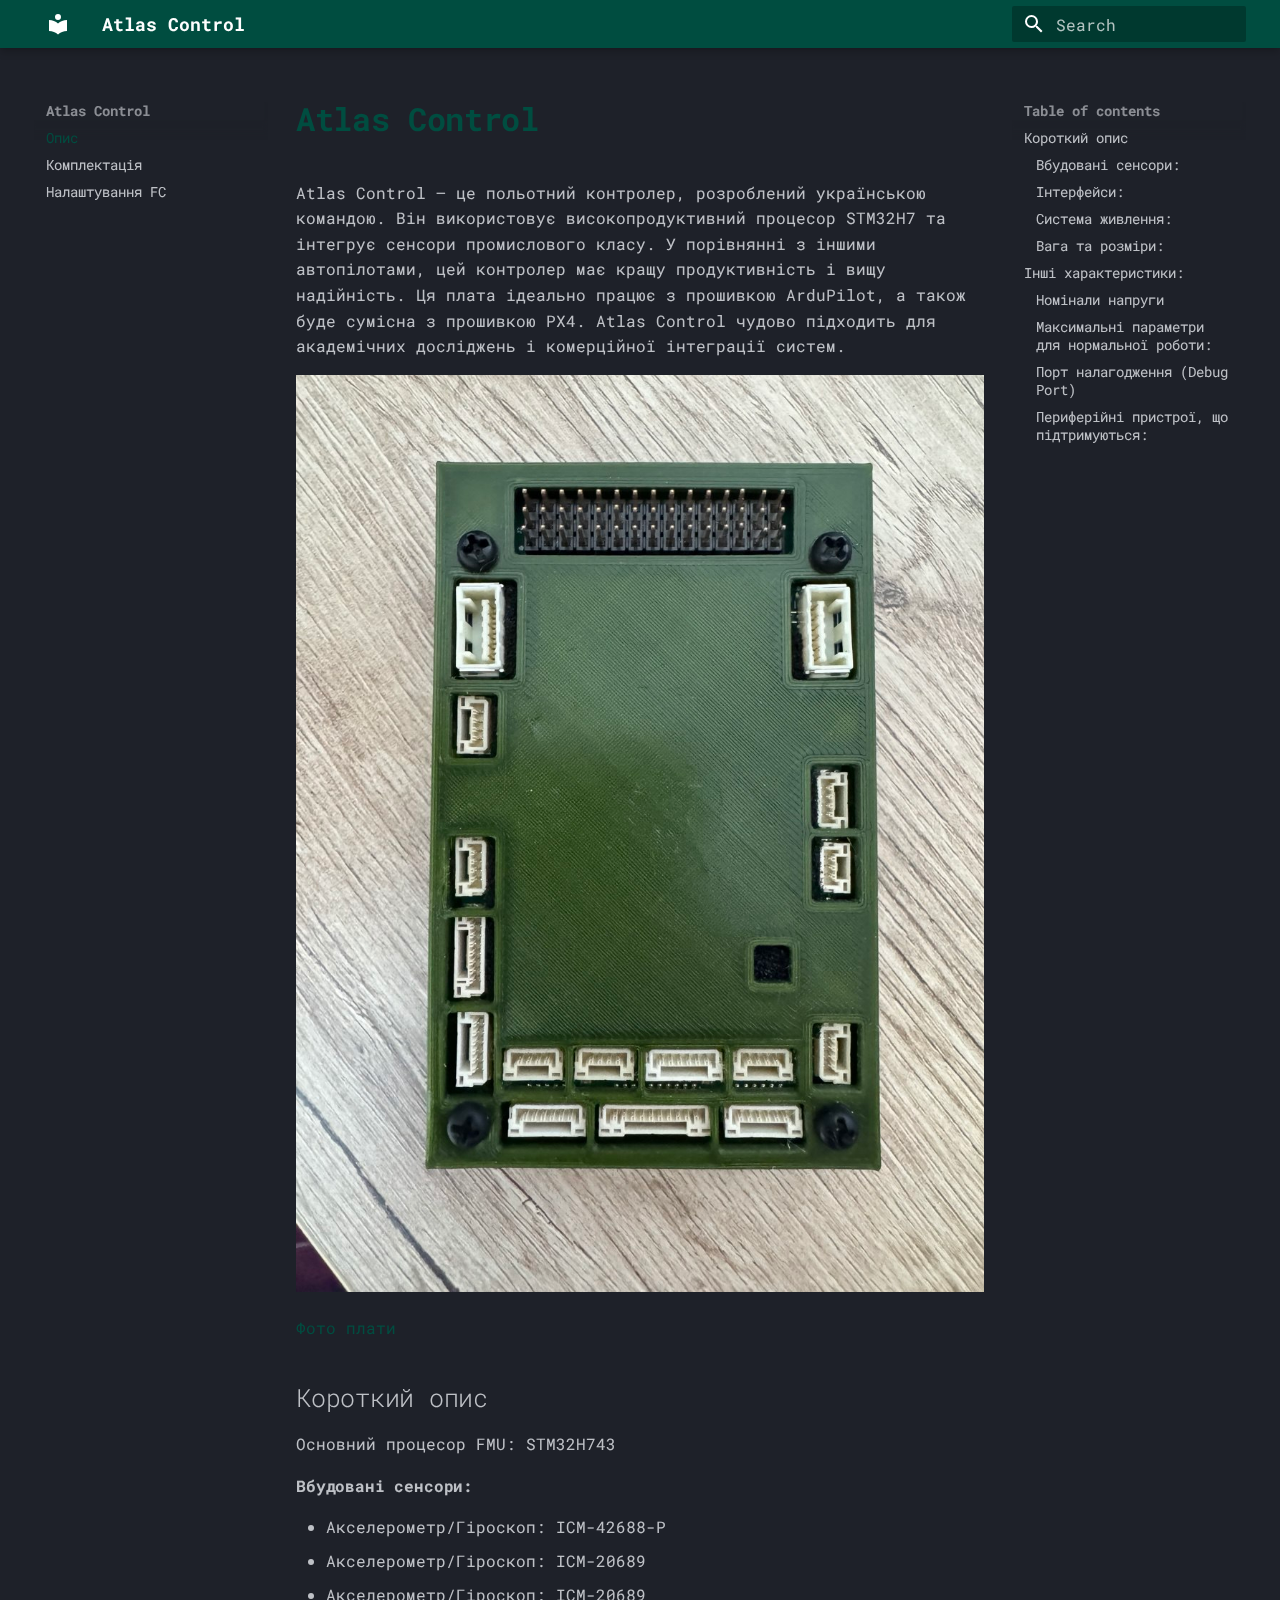
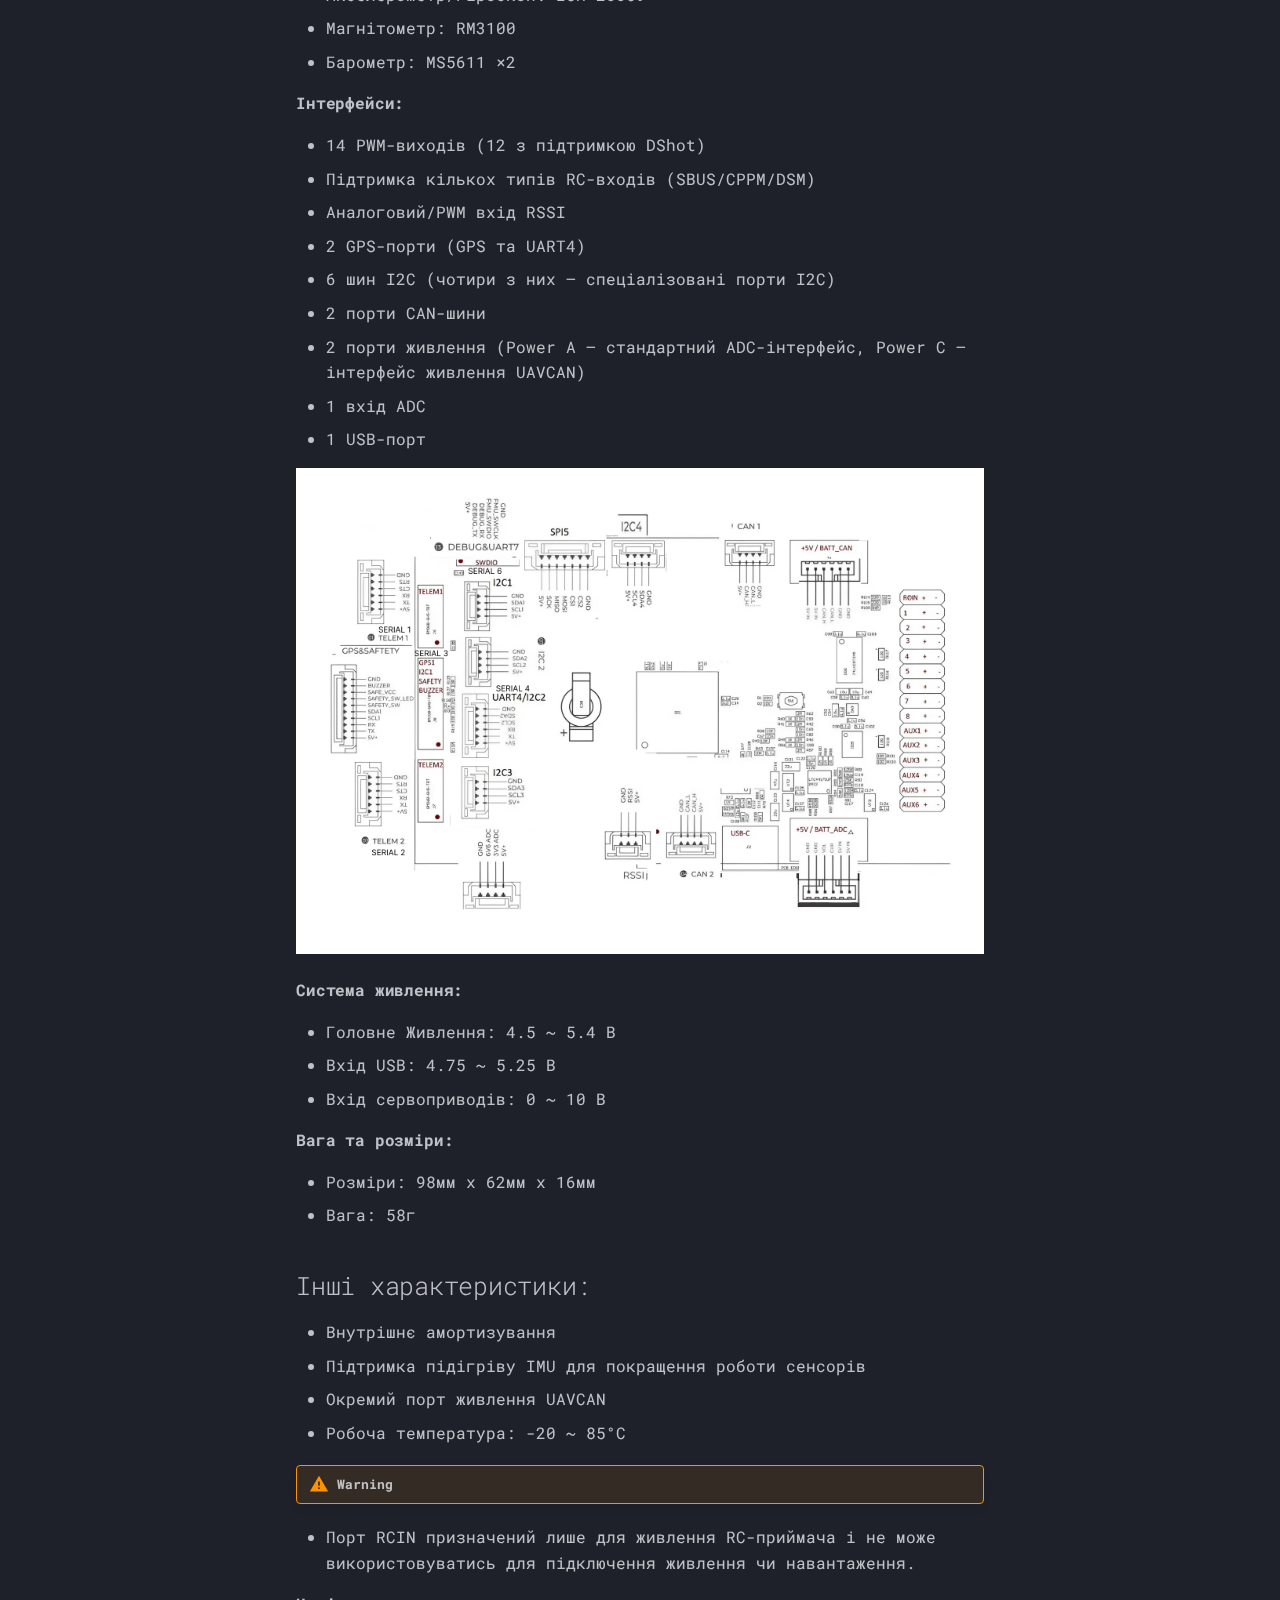
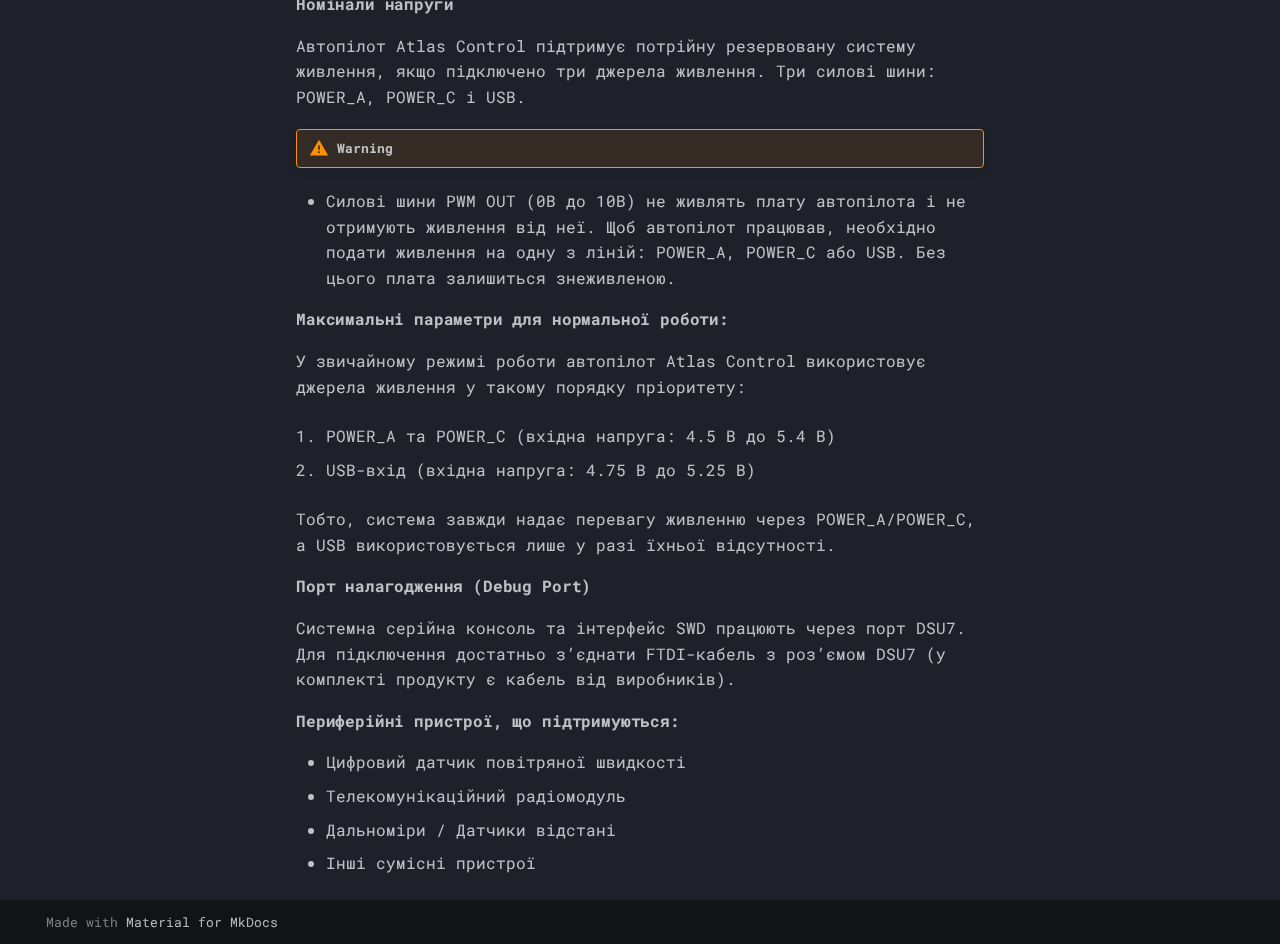
<file: site/index.html>
<!doctype html>
<html lang="en" class="no-js">
  <head>
    
      <meta charset="utf-8">
      <meta name="viewport" content="width=device-width,initial-scale=1">
      
      
      
        <link rel="canonical" href="https://altasflight.github.io/atlas-docs/">
      
      
      
        <link rel="next" href="FCkit/">
      
      
      <link rel="icon" href="assets/images/favicon.png">
      <meta name="generator" content="mkdocs-1.6.1, mkdocs-material-9.6.14">
    
    
      
        <title>Atlas Control</title>
      
    
    
      <link rel="stylesheet" href="assets/stylesheets/main.342714a4.min.css">
      
        
        <link rel="stylesheet" href="assets/stylesheets/palette.06af60db.min.css">
      
      


    
    
      
    
    
      
        
        
        <link rel="preconnect" href="https://fonts.gstatic.com" crossorigin>
        <link rel="stylesheet" href="https://fonts.googleapis.com/css?family=Roboto+Mono:300,300i,400,400i,700,700i%7CRoboto+Mono:400,400i,700,700i&display=fallback">
        <style>:root{--md-text-font:"Roboto Mono";--md-code-font:"Roboto Mono"}</style>
      
    
    
      <link rel="stylesheet" href="extra.css">
    
    <script>__md_scope=new URL(".",location),__md_hash=e=>[...e].reduce(((e,_)=>(e<<5)-e+_.charCodeAt(0)),0),__md_get=(e,_=localStorage,t=__md_scope)=>JSON.parse(_.getItem(t.pathname+"."+e)),__md_set=(e,_,t=localStorage,a=__md_scope)=>{try{t.setItem(a.pathname+"."+e,JSON.stringify(_))}catch(e){}}</script>
    
      

    
    
    
  </head>
  
  
    
    
    
    
    
    <body dir="ltr" data-md-color-scheme="slate" data-md-color-primary="custom" data-md-color-accent="deep-orange">
  
    
    <input class="md-toggle" data-md-toggle="drawer" type="checkbox" id="__drawer" autocomplete="off">
    <input class="md-toggle" data-md-toggle="search" type="checkbox" id="__search" autocomplete="off">
    <label class="md-overlay" for="__drawer"></label>
    <div data-md-component="skip">
      
        
        <a href="#atlas-control" class="md-skip">
          Skip to content
        </a>
      
    </div>
    <div data-md-component="announce">
      
    </div>
    
    
      

  

<header class="md-header md-header--shadow" data-md-component="header">
  <nav class="md-header__inner md-grid" aria-label="Header">
    <a href="." title="Atlas Control" class="md-header__button md-logo" aria-label="Atlas Control" data-md-component="logo">
      
  
  <svg xmlns="http://www.w3.org/2000/svg" viewBox="0 0 24 24"><path d="M12 8a3 3 0 0 0 3-3 3 3 0 0 0-3-3 3 3 0 0 0-3 3 3 3 0 0 0 3 3m0 3.54C9.64 9.35 6.5 8 3 8v11c3.5 0 6.64 1.35 9 3.54 2.36-2.19 5.5-3.54 9-3.54V8c-3.5 0-6.64 1.35-9 3.54"/></svg>

    </a>
    <label class="md-header__button md-icon" for="__drawer">
      
      <svg xmlns="http://www.w3.org/2000/svg" viewBox="0 0 24 24"><path d="M3 6h18v2H3zm0 5h18v2H3zm0 5h18v2H3z"/></svg>
    </label>
    <div class="md-header__title" data-md-component="header-title">
      <div class="md-header__ellipsis">
        <div class="md-header__topic">
          <span class="md-ellipsis">
            Atlas Control
          </span>
        </div>
        <div class="md-header__topic" data-md-component="header-topic">
          <span class="md-ellipsis">
            
              Опис
            
          </span>
        </div>
      </div>
    </div>
    
      
    
    
    
    
      
      
        <label class="md-header__button md-icon" for="__search">
          
          <svg xmlns="http://www.w3.org/2000/svg" viewBox="0 0 24 24"><path d="M9.5 3A6.5 6.5 0 0 1 16 9.5c0 1.61-.59 3.09-1.56 4.23l.27.27h.79l5 5-1.5 1.5-5-5v-.79l-.27-.27A6.52 6.52 0 0 1 9.5 16 6.5 6.5 0 0 1 3 9.5 6.5 6.5 0 0 1 9.5 3m0 2C7 5 5 7 5 9.5S7 14 9.5 14 14 12 14 9.5 12 5 9.5 5"/></svg>
        </label>
        <div class="md-search" data-md-component="search" role="dialog">
  <label class="md-search__overlay" for="__search"></label>
  <div class="md-search__inner" role="search">
    <form class="md-search__form" name="search">
      <input type="text" class="md-search__input" name="query" aria-label="Search" placeholder="Search" autocapitalize="off" autocorrect="off" autocomplete="off" spellcheck="false" data-md-component="search-query" required>
      <label class="md-search__icon md-icon" for="__search">
        
        <svg xmlns="http://www.w3.org/2000/svg" viewBox="0 0 24 24"><path d="M9.5 3A6.5 6.5 0 0 1 16 9.5c0 1.61-.59 3.09-1.56 4.23l.27.27h.79l5 5-1.5 1.5-5-5v-.79l-.27-.27A6.52 6.52 0 0 1 9.5 16 6.5 6.5 0 0 1 3 9.5 6.5 6.5 0 0 1 9.5 3m0 2C7 5 5 7 5 9.5S7 14 9.5 14 14 12 14 9.5 12 5 9.5 5"/></svg>
        
        <svg xmlns="http://www.w3.org/2000/svg" viewBox="0 0 24 24"><path d="M20 11v2H8l5.5 5.5-1.42 1.42L4.16 12l7.92-7.92L13.5 5.5 8 11z"/></svg>
      </label>
      <nav class="md-search__options" aria-label="Search">
        
        <button type="reset" class="md-search__icon md-icon" title="Clear" aria-label="Clear" tabindex="-1">
          
          <svg xmlns="http://www.w3.org/2000/svg" viewBox="0 0 24 24"><path d="M19 6.41 17.59 5 12 10.59 6.41 5 5 6.41 10.59 12 5 17.59 6.41 19 12 13.41 17.59 19 19 17.59 13.41 12z"/></svg>
        </button>
      </nav>
      
    </form>
    <div class="md-search__output">
      <div class="md-search__scrollwrap" tabindex="0" data-md-scrollfix>
        <div class="md-search-result" data-md-component="search-result">
          <div class="md-search-result__meta">
            Initializing search
          </div>
          <ol class="md-search-result__list" role="presentation"></ol>
        </div>
      </div>
    </div>
  </div>
</div>
      
    
    
  </nav>
  
</header>
    
    <div class="md-container" data-md-component="container">
      
      
        
          
        
      
      <main class="md-main" data-md-component="main">
        <div class="md-main__inner md-grid">
          
            
              
              <div class="md-sidebar md-sidebar--primary" data-md-component="sidebar" data-md-type="navigation" >
                <div class="md-sidebar__scrollwrap">
                  <div class="md-sidebar__inner">
                    



<nav class="md-nav md-nav--primary" aria-label="Navigation" data-md-level="0">
  <label class="md-nav__title" for="__drawer">
    <a href="." title="Atlas Control" class="md-nav__button md-logo" aria-label="Atlas Control" data-md-component="logo">
      
  
  <svg xmlns="http://www.w3.org/2000/svg" viewBox="0 0 24 24"><path d="M12 8a3 3 0 0 0 3-3 3 3 0 0 0-3-3 3 3 0 0 0-3 3 3 3 0 0 0 3 3m0 3.54C9.64 9.35 6.5 8 3 8v11c3.5 0 6.64 1.35 9 3.54 2.36-2.19 5.5-3.54 9-3.54V8c-3.5 0-6.64 1.35-9 3.54"/></svg>

    </a>
    Atlas Control
  </label>
  
  <ul class="md-nav__list" data-md-scrollfix>
    
      
      
  
  
    
  
  
  
    <li class="md-nav__item md-nav__item--active">
      
      <input class="md-nav__toggle md-toggle" type="checkbox" id="__toc">
      
      
        
      
      
        <label class="md-nav__link md-nav__link--active" for="__toc">
          
  
  
  <span class="md-ellipsis">
    Опис
    
  </span>
  

          <span class="md-nav__icon md-icon"></span>
        </label>
      
      <a href="." class="md-nav__link md-nav__link--active">
        
  
  
  <span class="md-ellipsis">
    Опис
    
  </span>
  

      </a>
      
        

<nav class="md-nav md-nav--secondary" aria-label="Table of contents">
  
  
  
    
  
  
    <label class="md-nav__title" for="__toc">
      <span class="md-nav__icon md-icon"></span>
      Table of contents
    </label>
    <ul class="md-nav__list" data-md-component="toc" data-md-scrollfix>
      
        <li class="md-nav__item">
  <a href="#_1" class="md-nav__link">
    <span class="md-ellipsis">
      Короткий опис
    </span>
  </a>
  
    <nav class="md-nav" aria-label="Короткий опис">
      <ul class="md-nav__list">
        
          <li class="md-nav__item">
  <a href="#_2" class="md-nav__link">
    <span class="md-ellipsis">
      Вбудовані сенсори:
    </span>
  </a>
  
</li>
        
          <li class="md-nav__item">
  <a href="#_3" class="md-nav__link">
    <span class="md-ellipsis">
      Інтерфейси:
    </span>
  </a>
  
</li>
        
          <li class="md-nav__item">
  <a href="#_4" class="md-nav__link">
    <span class="md-ellipsis">
      Система живлення:
    </span>
  </a>
  
</li>
        
          <li class="md-nav__item">
  <a href="#_5" class="md-nav__link">
    <span class="md-ellipsis">
      Вага та розміри:
    </span>
  </a>
  
</li>
        
      </ul>
    </nav>
  
</li>
      
        <li class="md-nav__item">
  <a href="#_6" class="md-nav__link">
    <span class="md-ellipsis">
      Інші характеристики:
    </span>
  </a>
  
    <nav class="md-nav" aria-label="Інші характеристики:">
      <ul class="md-nav__list">
        
          <li class="md-nav__item">
  <a href="#_7" class="md-nav__link">
    <span class="md-ellipsis">
      Номінали напруги
    </span>
  </a>
  
</li>
        
          <li class="md-nav__item">
  <a href="#_8" class="md-nav__link">
    <span class="md-ellipsis">
      Максимальні параметри для нормальної роботи:
    </span>
  </a>
  
</li>
        
          <li class="md-nav__item">
  <a href="#debug-port" class="md-nav__link">
    <span class="md-ellipsis">
      Порт налагодження (Debug Port)
    </span>
  </a>
  
</li>
        
          <li class="md-nav__item">
  <a href="#_9" class="md-nav__link">
    <span class="md-ellipsis">
      Периферійні пристрої, що підтримуються:
    </span>
  </a>
  
</li>
        
      </ul>
    </nav>
  
</li>
      
    </ul>
  
</nav>
      
    </li>
  

    
      
      
  
  
  
  
    <li class="md-nav__item">
      <a href="FCkit/" class="md-nav__link">
        
  
  
  <span class="md-ellipsis">
    Комплектація
    
  </span>
  

      </a>
    </li>
  

    
      
      
  
  
  
  
    <li class="md-nav__item">
      <a href="setting/" class="md-nav__link">
        
  
  
  <span class="md-ellipsis">
    Налаштування FC
    
  </span>
  

      </a>
    </li>
  

    
  </ul>
</nav>
                  </div>
                </div>
              </div>
            
            
              
              <div class="md-sidebar md-sidebar--secondary" data-md-component="sidebar" data-md-type="toc" >
                <div class="md-sidebar__scrollwrap">
                  <div class="md-sidebar__inner">
                    

<nav class="md-nav md-nav--secondary" aria-label="Table of contents">
  
  
  
    
  
  
    <label class="md-nav__title" for="__toc">
      <span class="md-nav__icon md-icon"></span>
      Table of contents
    </label>
    <ul class="md-nav__list" data-md-component="toc" data-md-scrollfix>
      
        <li class="md-nav__item">
  <a href="#_1" class="md-nav__link">
    <span class="md-ellipsis">
      Короткий опис
    </span>
  </a>
  
    <nav class="md-nav" aria-label="Короткий опис">
      <ul class="md-nav__list">
        
          <li class="md-nav__item">
  <a href="#_2" class="md-nav__link">
    <span class="md-ellipsis">
      Вбудовані сенсори:
    </span>
  </a>
  
</li>
        
          <li class="md-nav__item">
  <a href="#_3" class="md-nav__link">
    <span class="md-ellipsis">
      Інтерфейси:
    </span>
  </a>
  
</li>
        
          <li class="md-nav__item">
  <a href="#_4" class="md-nav__link">
    <span class="md-ellipsis">
      Система живлення:
    </span>
  </a>
  
</li>
        
          <li class="md-nav__item">
  <a href="#_5" class="md-nav__link">
    <span class="md-ellipsis">
      Вага та розміри:
    </span>
  </a>
  
</li>
        
      </ul>
    </nav>
  
</li>
      
        <li class="md-nav__item">
  <a href="#_6" class="md-nav__link">
    <span class="md-ellipsis">
      Інші характеристики:
    </span>
  </a>
  
    <nav class="md-nav" aria-label="Інші характеристики:">
      <ul class="md-nav__list">
        
          <li class="md-nav__item">
  <a href="#_7" class="md-nav__link">
    <span class="md-ellipsis">
      Номінали напруги
    </span>
  </a>
  
</li>
        
          <li class="md-nav__item">
  <a href="#_8" class="md-nav__link">
    <span class="md-ellipsis">
      Максимальні параметри для нормальної роботи:
    </span>
  </a>
  
</li>
        
          <li class="md-nav__item">
  <a href="#debug-port" class="md-nav__link">
    <span class="md-ellipsis">
      Порт налагодження (Debug Port)
    </span>
  </a>
  
</li>
        
          <li class="md-nav__item">
  <a href="#_9" class="md-nav__link">
    <span class="md-ellipsis">
      Периферійні пристрої, що підтримуються:
    </span>
  </a>
  
</li>
        
      </ul>
    </nav>
  
</li>
      
    </ul>
  
</nav>
                  </div>
                </div>
              </div>
            
          
          
            <div class="md-content" data-md-component="content">
              <article class="md-content__inner md-typeset">
                
                  



<h1 id="atlas-control">Atlas Control</h1>
<p>Atlas Control — це польотний контролер, розроблений українською командою. Він використовує високопродуктивний процесор STM32H7 та інтегрує сенсори промислового класу. У порівнянні з іншими автопілотами, цей контролер має кращу продуктивність і вищу надійність. Ця плата ідеально працює з прошивкою ArduPilot, а також буде сумісна з прошивкою PX4. Atlas Control чудово підходить для академічних досліджень і комерційної інтеграції систем.</p>
<p><img alt="Фото в корпусі" src="images/atlas-control.jpg" /></p>
<p><a href="images/1.png">Фото плати</a></p>
<h2 id="_1">Короткий опис</h2>
<p>Основний процесор FMU: STM32H743</p>
<h4 id="_2">Вбудовані сенсори:</h4>
<ul>
<li>Акселерометр/Гіроскоп: ICM-42688-P</li>
<li>Акселерометр/Гіроскоп: ICM-20689</li>
<li>Акселерометр/Гіроскоп: ICM-20689</li>
<li>Магнітометр: RM3100</li>
<li>Барометр: MS5611 ×2</li>
</ul>
<h4 id="_3">Інтерфейси:</h4>
<ul>
<li>14 PWM-виходів (12 з підтримкою DShot)</li>
<li>Підтримка кількох типів RC-входів (SBUS/CPPM/DSM)</li>
<li>Аналоговий/PWM вхід RSSI</li>
<li>2 GPS-порти (GPS та UART4)</li>
<li>6 шин I2C (чотири з них — спеціалізовані порти I2C)</li>
<li>2 порти CAN-шини</li>
<li>2 порти живлення (Power A — стандартний ADC-інтерфейс, Power C — інтерфейс живлення UAVCAN)</li>
<li>1 вхід ADC</li>
<li>1 USB-порт</li>
</ul>
<p><img alt="Опис зображення" src="images/Frame.png" /></p>
<h4 id="_4">Система живлення:</h4>
<ul>
<li>Головне Живлення: 4.5 ~ 5.4 В</li>
<li>Вхід USB: 4.75 ~ 5.25 В</li>
<li>Вхід сервоприводів: 0 ~ 10 В</li>
</ul>
<h4 id="_5">Вага та розміри:</h4>
<ul>
<li>Розміри: 98мм х 62мм х 16мм</li>
<li>Вага: 58г</li>
</ul>
<h2 id="_6">Інші характеристики:</h2>
<ul>
<li>Внутрішнє амортизування</li>
<li>Підтримка підігріву IMU для покращення роботи сенсорів</li>
<li>Окремий порт живлення UAVCAN</li>
<li>Робоча температура: -20 ~ 85°C</li>
</ul>
<div class="admonition warning">
<p class="admonition-title">Warning</p>
</div>
<ul>
<li>Порт RCIN призначений лише для живлення RC-приймача і не може використовуватись для підключення живлення чи навантаження.</li>
</ul>
<h4 id="_7">Номінали напруги</h4>
<p>Автопілот Atlas Control підтримує потрійну резервовану систему живлення, якщо підключено три джерела живлення. Три силові шини: POWER_A, POWER_C і USB.</p>
<div class="admonition warning">
<p class="admonition-title">Warning</p>
</div>
<ul>
<li>Силові шини PWM OUT (0В до 10В) не живлять плату автопілота і не отримують живлення від неї. Щоб автопілот працював, необхідно подати живлення на одну з ліній: POWER_A, POWER_C або USB. Без цього плата залишиться знеживленою.</li>
</ul>
<h4 id="_8">Максимальні параметри для нормальної роботи:</h4>
<p>У звичайному режимі роботи автопілот Atlas Control використовує джерела живлення у такому порядку пріоритету:</p>
<ol>
<li>
<p>POWER_A та POWER_C (вхідна напруга: 4.5 В до 5.4 В)</p>
</li>
<li>
<p>USB-вхід (вхідна напруга: 4.75 В до 5.25 В)</p>
</li>
</ol>
<p>Тобто, система завжди надає перевагу живленню через POWER_A/POWER_C, а USB використовується лише у разі їхньої відсутності.</p>
<h4 id="debug-port">Порт налагодження (Debug Port)</h4>
<p>Системна серійна консоль та інтерфейс SWD працюють через порт DSU7.
Для підключення достатньо з’єднати FTDI-кабель з роз’ємом DSU7 (у комплекті продукту є кабель від виробників).</p>
<h4 id="_9">Периферійні пристрої, що підтримуються:</h4>
<ul>
<li>Цифровий датчик повітряної швидкості</li>
<li>Телекомунікаційний радіомодуль</li>
<li>Дальноміри / Датчики відстані</li>
<li>Інші сумісні пристрої</li>
</ul>












                
              </article>
            </div>
          
          
<script>var target=document.getElementById(location.hash.slice(1));target&&target.name&&(target.checked=target.name.startsWith("__tabbed_"))</script>
        </div>
        
      </main>
      
        <footer class="md-footer">
  
  <div class="md-footer-meta md-typeset">
    <div class="md-footer-meta__inner md-grid">
      <div class="md-copyright">
  
  
    Made with
    <a href="https://squidfunk.github.io/mkdocs-material/" target="_blank" rel="noopener">
      Material for MkDocs
    </a>
  
</div>
      
    </div>
  </div>
</footer>
      
    </div>
    <div class="md-dialog" data-md-component="dialog">
      <div class="md-dialog__inner md-typeset"></div>
    </div>
    
    
    
      
      <script id="__config" type="application/json">{"base": ".", "features": [], "search": "assets/javascripts/workers/search.d50fe291.min.js", "tags": null, "translations": {"clipboard.copied": "Copied to clipboard", "clipboard.copy": "Copy to clipboard", "search.result.more.one": "1 more on this page", "search.result.more.other": "# more on this page", "search.result.none": "No matching documents", "search.result.one": "1 matching document", "search.result.other": "# matching documents", "search.result.placeholder": "Type to start searching", "search.result.term.missing": "Missing", "select.version": "Select version"}, "version": null}</script>
    
    
      <script src="assets/javascripts/bundle.13a4f30d.min.js"></script>
      
    
  </body>
</html>
</file>
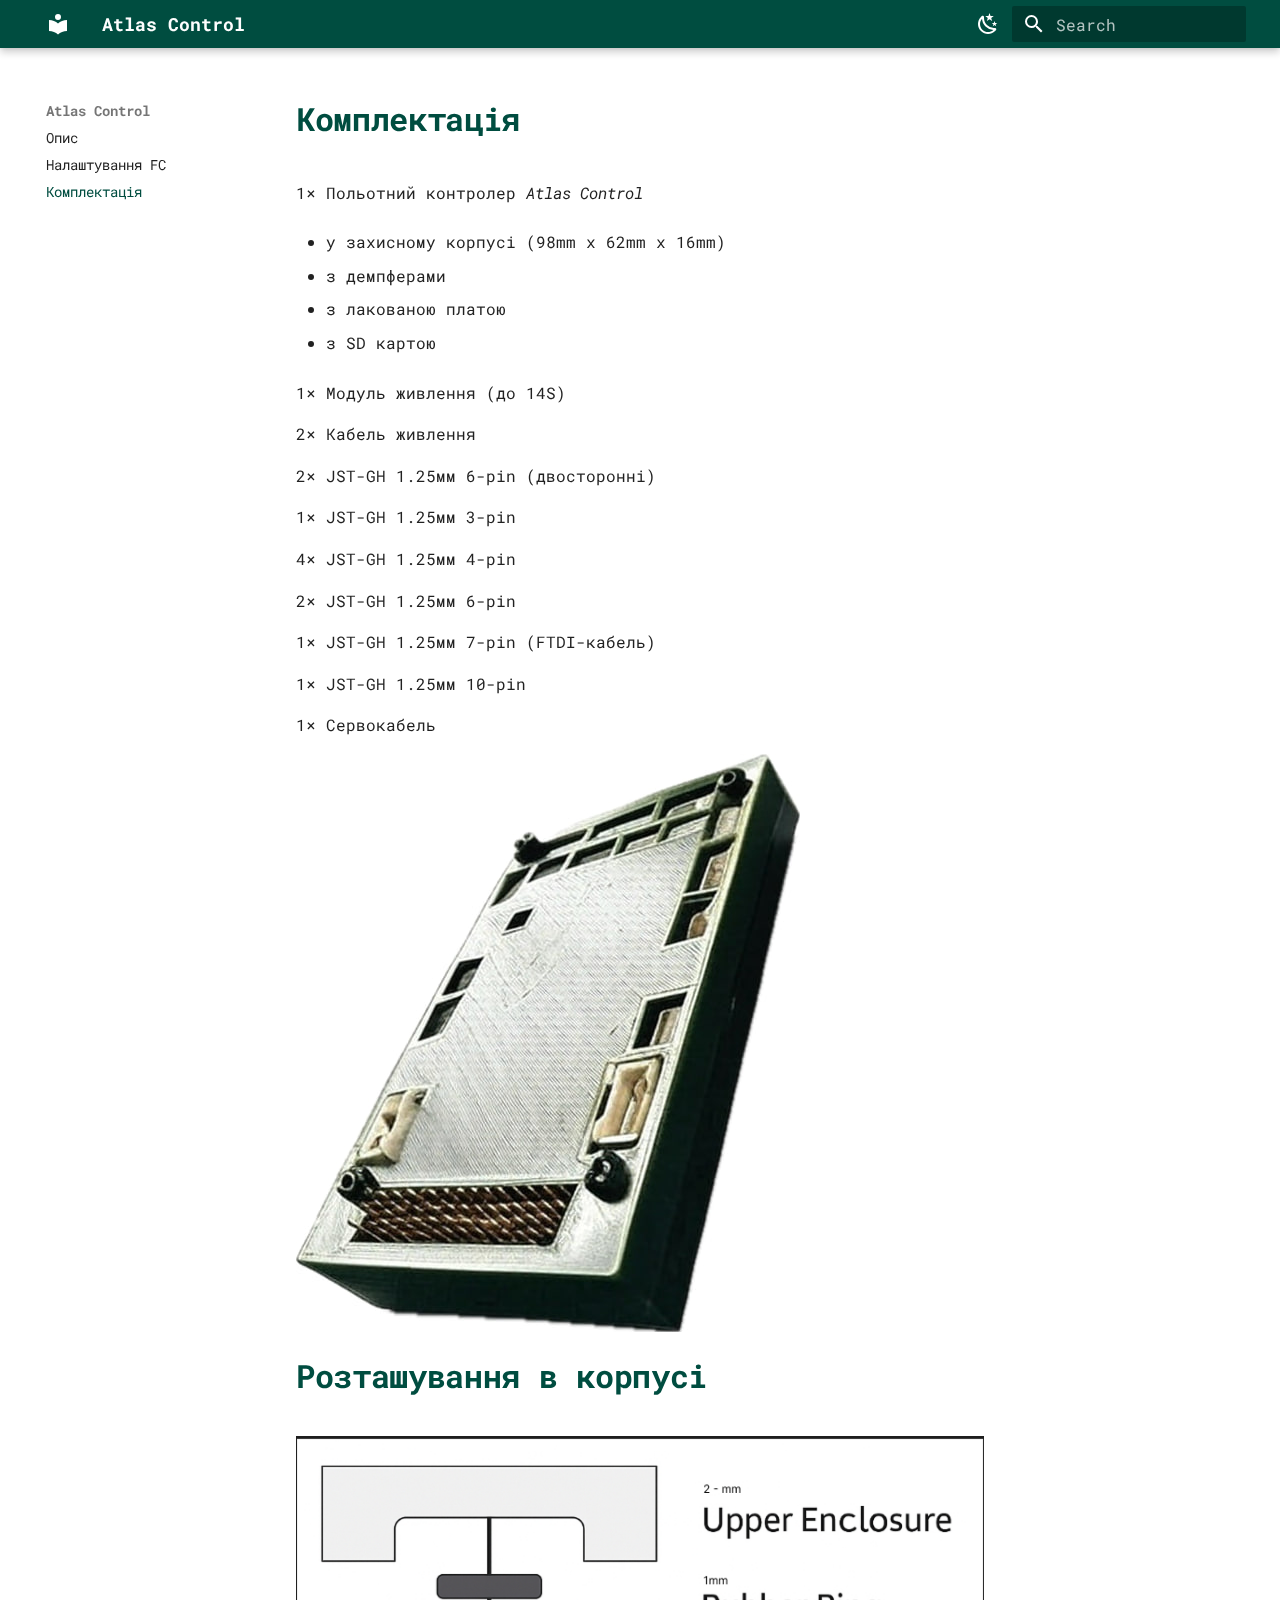
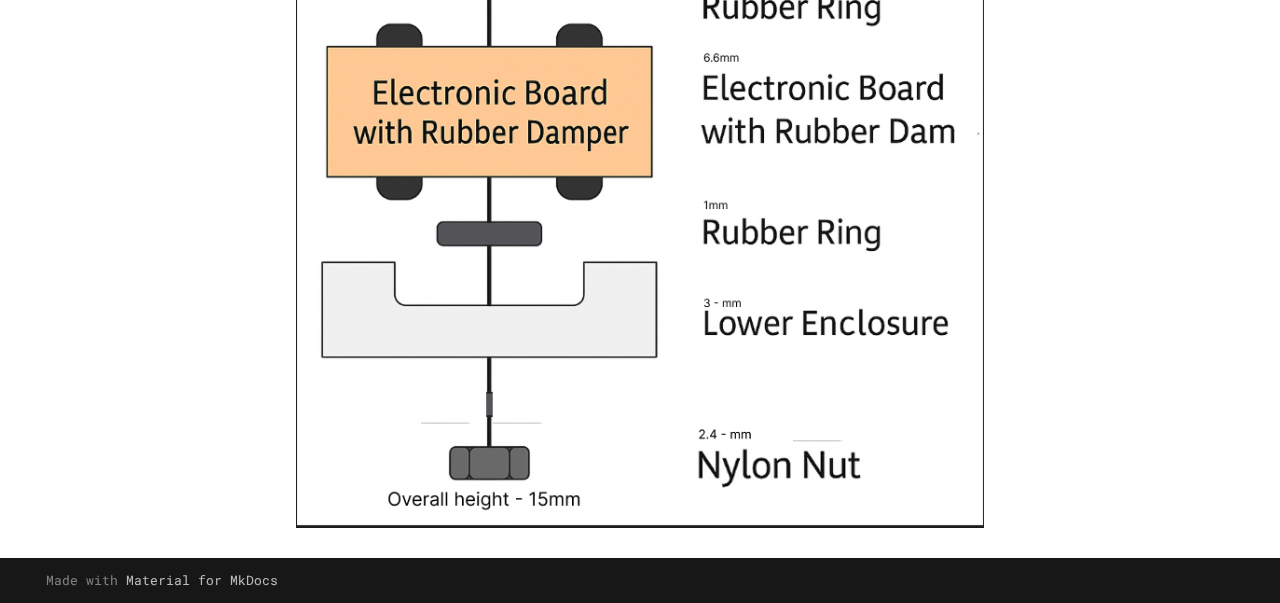
<file: site/FCkit/index.html>
<!doctype html>
<html lang="en" class="no-js">
  <head>
    
      <meta charset="utf-8">
      <meta name="viewport" content="width=device-width,initial-scale=1">
      
      
      
        <link rel="canonical" href="https://altasflight.github.io/atlas-docs/FCkit/">
      
      
        <link rel="prev" href="../setting/">
      
      
      
      <link rel="icon" href="../assets/images/favicon.png">
      <meta name="generator" content="mkdocs-1.6.1, mkdocs-material-9.6.14">
    
    
      
        <title>Комплектація - Atlas Control</title>
      
    
    
      <link rel="stylesheet" href="../assets/stylesheets/main.342714a4.min.css">
      
        
        <link rel="stylesheet" href="../assets/stylesheets/palette.06af60db.min.css">
      
      


    
    
      
    
    
      
        
        
        <link rel="preconnect" href="https://fonts.gstatic.com" crossorigin>
        <link rel="stylesheet" href="https://fonts.googleapis.com/css?family=Roboto+Mono:300,300i,400,400i,700,700i%7CRoboto+Mono:400,400i,700,700i&display=fallback">
        <style>:root{--md-text-font:"Roboto Mono";--md-code-font:"Roboto Mono"}</style>
      
    
    
      <link rel="stylesheet" href="../extra.css">
    
    <script>__md_scope=new URL("..",location),__md_hash=e=>[...e].reduce(((e,_)=>(e<<5)-e+_.charCodeAt(0)),0),__md_get=(e,_=localStorage,t=__md_scope)=>JSON.parse(_.getItem(t.pathname+"."+e)),__md_set=(e,_,t=localStorage,a=__md_scope)=>{try{t.setItem(a.pathname+"."+e,JSON.stringify(_))}catch(e){}}</script>
    
      

    
    
    
  </head>
  
  
    
    
      
    
    
    
    
    <body dir="ltr" data-md-color-scheme="default" data-md-color-primary="custom" data-md-color-accent="lime">
  
    
    <input class="md-toggle" data-md-toggle="drawer" type="checkbox" id="__drawer" autocomplete="off">
    <input class="md-toggle" data-md-toggle="search" type="checkbox" id="__search" autocomplete="off">
    <label class="md-overlay" for="__drawer"></label>
    <div data-md-component="skip">
      
        
        <a href="#_1" class="md-skip">
          Skip to content
        </a>
      
    </div>
    <div data-md-component="announce">
      
    </div>
    
    
      

  

<header class="md-header md-header--shadow" data-md-component="header">
  <nav class="md-header__inner md-grid" aria-label="Header">
    <a href=".." title="Atlas Control" class="md-header__button md-logo" aria-label="Atlas Control" data-md-component="logo">
      
  
  <svg xmlns="http://www.w3.org/2000/svg" viewBox="0 0 24 24"><path d="M12 8a3 3 0 0 0 3-3 3 3 0 0 0-3-3 3 3 0 0 0-3 3 3 3 0 0 0 3 3m0 3.54C9.64 9.35 6.5 8 3 8v11c3.5 0 6.64 1.35 9 3.54 2.36-2.19 5.5-3.54 9-3.54V8c-3.5 0-6.64 1.35-9 3.54"/></svg>

    </a>
    <label class="md-header__button md-icon" for="__drawer">
      
      <svg xmlns="http://www.w3.org/2000/svg" viewBox="0 0 24 24"><path d="M3 6h18v2H3zm0 5h18v2H3zm0 5h18v2H3z"/></svg>
    </label>
    <div class="md-header__title" data-md-component="header-title">
      <div class="md-header__ellipsis">
        <div class="md-header__topic">
          <span class="md-ellipsis">
            Atlas Control
          </span>
        </div>
        <div class="md-header__topic" data-md-component="header-topic">
          <span class="md-ellipsis">
            
              Комплектація
            
          </span>
        </div>
      </div>
    </div>
    
      
        <form class="md-header__option" data-md-component="palette">
  
    
    
    
    <input class="md-option" data-md-color-media="" data-md-color-scheme="default" data-md-color-primary="custom" data-md-color-accent="lime"  aria-label="Увімкнути темну тему"  type="radio" name="__palette" id="__palette_0">
    
      <label class="md-header__button md-icon" title="Увімкнути темну тему" for="__palette_1" hidden>
        <svg xmlns="http://www.w3.org/2000/svg" viewBox="0 0 24 24"><path d="m17.75 4.09-2.53 1.94.91 3.06-2.63-1.81-2.63 1.81.91-3.06-2.53-1.94L12.44 4l1.06-3 1.06 3zm3.5 6.91-1.64 1.25.59 1.98-1.7-1.17-1.7 1.17.59-1.98L15.75 11l2.06-.05L18.5 9l.69 1.95zm-2.28 4.95c.83-.08 1.72 1.1 1.19 1.85-.32.45-.66.87-1.08 1.27C15.17 23 8.84 23 4.94 19.07c-3.91-3.9-3.91-10.24 0-14.14.4-.4.82-.76 1.27-1.08.75-.53 1.93.36 1.85 1.19-.27 2.86.69 5.83 2.89 8.02a9.96 9.96 0 0 0 8.02 2.89m-1.64 2.02a12.08 12.08 0 0 1-7.8-3.47c-2.17-2.19-3.33-5-3.49-7.82-2.81 3.14-2.7 7.96.31 10.98 3.02 3.01 7.84 3.12 10.98.31"/></svg>
      </label>
    
  
    
    
    
    <input class="md-option" data-md-color-media="" data-md-color-scheme="slate" data-md-color-primary="custom" data-md-color-accent="lime"  aria-label="Увімкнути світлу тему"  type="radio" name="__palette" id="__palette_1">
    
      <label class="md-header__button md-icon" title="Увімкнути світлу тему" for="__palette_0" hidden>
        <svg xmlns="http://www.w3.org/2000/svg" viewBox="0 0 24 24"><path d="M12 7a5 5 0 0 1 5 5 5 5 0 0 1-5 5 5 5 0 0 1-5-5 5 5 0 0 1 5-5m0 2a3 3 0 0 0-3 3 3 3 0 0 0 3 3 3 3 0 0 0 3-3 3 3 0 0 0-3-3m0-7 2.39 3.42C13.65 5.15 12.84 5 12 5s-1.65.15-2.39.42zM3.34 7l4.16-.35A7.2 7.2 0 0 0 5.94 8.5c-.44.74-.69 1.5-.83 2.29zm.02 10 1.76-3.77a7.131 7.131 0 0 0 2.38 4.14zM20.65 7l-1.77 3.79a7.02 7.02 0 0 0-2.38-4.15zm-.01 10-4.14.36c.59-.51 1.12-1.14 1.54-1.86.42-.73.69-1.5.83-2.29zM12 22l-2.41-3.44c.74.27 1.55.44 2.41.44.82 0 1.63-.17 2.37-.44z"/></svg>
      </label>
    
  
</form>
      
    
    
      <script>var palette=__md_get("__palette");if(palette&&palette.color){if("(prefers-color-scheme)"===palette.color.media){var media=matchMedia("(prefers-color-scheme: light)"),input=document.querySelector(media.matches?"[data-md-color-media='(prefers-color-scheme: light)']":"[data-md-color-media='(prefers-color-scheme: dark)']");palette.color.media=input.getAttribute("data-md-color-media"),palette.color.scheme=input.getAttribute("data-md-color-scheme"),palette.color.primary=input.getAttribute("data-md-color-primary"),palette.color.accent=input.getAttribute("data-md-color-accent")}for(var[key,value]of Object.entries(palette.color))document.body.setAttribute("data-md-color-"+key,value)}</script>
    
    
    
      
      
        <label class="md-header__button md-icon" for="__search">
          
          <svg xmlns="http://www.w3.org/2000/svg" viewBox="0 0 24 24"><path d="M9.5 3A6.5 6.5 0 0 1 16 9.5c0 1.61-.59 3.09-1.56 4.23l.27.27h.79l5 5-1.5 1.5-5-5v-.79l-.27-.27A6.52 6.52 0 0 1 9.5 16 6.5 6.5 0 0 1 3 9.5 6.5 6.5 0 0 1 9.5 3m0 2C7 5 5 7 5 9.5S7 14 9.5 14 14 12 14 9.5 12 5 9.5 5"/></svg>
        </label>
        <div class="md-search" data-md-component="search" role="dialog">
  <label class="md-search__overlay" for="__search"></label>
  <div class="md-search__inner" role="search">
    <form class="md-search__form" name="search">
      <input type="text" class="md-search__input" name="query" aria-label="Search" placeholder="Search" autocapitalize="off" autocorrect="off" autocomplete="off" spellcheck="false" data-md-component="search-query" required>
      <label class="md-search__icon md-icon" for="__search">
        
        <svg xmlns="http://www.w3.org/2000/svg" viewBox="0 0 24 24"><path d="M9.5 3A6.5 6.5 0 0 1 16 9.5c0 1.61-.59 3.09-1.56 4.23l.27.27h.79l5 5-1.5 1.5-5-5v-.79l-.27-.27A6.52 6.52 0 0 1 9.5 16 6.5 6.5 0 0 1 3 9.5 6.5 6.5 0 0 1 9.5 3m0 2C7 5 5 7 5 9.5S7 14 9.5 14 14 12 14 9.5 12 5 9.5 5"/></svg>
        
        <svg xmlns="http://www.w3.org/2000/svg" viewBox="0 0 24 24"><path d="M20 11v2H8l5.5 5.5-1.42 1.42L4.16 12l7.92-7.92L13.5 5.5 8 11z"/></svg>
      </label>
      <nav class="md-search__options" aria-label="Search">
        
        <button type="reset" class="md-search__icon md-icon" title="Clear" aria-label="Clear" tabindex="-1">
          
          <svg xmlns="http://www.w3.org/2000/svg" viewBox="0 0 24 24"><path d="M19 6.41 17.59 5 12 10.59 6.41 5 5 6.41 10.59 12 5 17.59 6.41 19 12 13.41 17.59 19 19 17.59 13.41 12z"/></svg>
        </button>
      </nav>
      
    </form>
    <div class="md-search__output">
      <div class="md-search__scrollwrap" tabindex="0" data-md-scrollfix>
        <div class="md-search-result" data-md-component="search-result">
          <div class="md-search-result__meta">
            Initializing search
          </div>
          <ol class="md-search-result__list" role="presentation"></ol>
        </div>
      </div>
    </div>
  </div>
</div>
      
    
    
  </nav>
  
</header>
    
    <div class="md-container" data-md-component="container">
      
      
        
          
        
      
      <main class="md-main" data-md-component="main">
        <div class="md-main__inner md-grid">
          
            
              
              <div class="md-sidebar md-sidebar--primary" data-md-component="sidebar" data-md-type="navigation" >
                <div class="md-sidebar__scrollwrap">
                  <div class="md-sidebar__inner">
                    



<nav class="md-nav md-nav--primary" aria-label="Navigation" data-md-level="0">
  <label class="md-nav__title" for="__drawer">
    <a href=".." title="Atlas Control" class="md-nav__button md-logo" aria-label="Atlas Control" data-md-component="logo">
      
  
  <svg xmlns="http://www.w3.org/2000/svg" viewBox="0 0 24 24"><path d="M12 8a3 3 0 0 0 3-3 3 3 0 0 0-3-3 3 3 0 0 0-3 3 3 3 0 0 0 3 3m0 3.54C9.64 9.35 6.5 8 3 8v11c3.5 0 6.64 1.35 9 3.54 2.36-2.19 5.5-3.54 9-3.54V8c-3.5 0-6.64 1.35-9 3.54"/></svg>

    </a>
    Atlas Control
  </label>
  
  <ul class="md-nav__list" data-md-scrollfix>
    
      
      
  
  
  
  
    <li class="md-nav__item">
      <a href=".." class="md-nav__link">
        
  
  
  <span class="md-ellipsis">
    Опис
    
  </span>
  

      </a>
    </li>
  

    
      
      
  
  
  
  
    <li class="md-nav__item">
      <a href="../setting/" class="md-nav__link">
        
  
  
  <span class="md-ellipsis">
    Налаштування FC
    
  </span>
  

      </a>
    </li>
  

    
      
      
  
  
    
  
  
  
    <li class="md-nav__item md-nav__item--active">
      
      <input class="md-nav__toggle md-toggle" type="checkbox" id="__toc">
      
      
        
      
      
      <a href="./" class="md-nav__link md-nav__link--active">
        
  
  
  <span class="md-ellipsis">
    Комплектація
    
  </span>
  

      </a>
      
    </li>
  

    
  </ul>
</nav>
                  </div>
                </div>
              </div>
            
            
              
              <div class="md-sidebar md-sidebar--secondary" data-md-component="sidebar" data-md-type="toc" >
                <div class="md-sidebar__scrollwrap">
                  <div class="md-sidebar__inner">
                    

<nav class="md-nav md-nav--secondary" aria-label="Table of contents">
  
  
  
    
  
  
</nav>
                  </div>
                </div>
              </div>
            
          
          
            <div class="md-content" data-md-component="content">
              <article class="md-content__inner md-typeset">
                
                  



<h1 id="_1">Комплектація<a class="headerlink" href="#_1" title="Permanent link">&para;</a></h1>
<p>1× Польотний контролер <em>Atlas Control</em></p>
<ul>
<li>
<p>у захисному корпусі (98mm х 62mm х 16mm)</p>
</li>
<li>
<p>з демпферами</p>
</li>
<li>
<p>з лакованою платою</p>
</li>
<li>
<p>з SD картою </p>
</li>
</ul>
<p>1× Модуль живлення (до 14S)</p>
<p>2× Кабель живлення</p>
<p>2× JST-GH 1.25мм 6-pin (двосторонні) </p>
<p>1× JST-GH 1.25мм 3-pin</p>
<p>4× JST-GH 1.25мм 4-pin</p>
<p>2× JST-GH 1.25мм 6-pin</p>
<p>1× JST-GH 1.25мм 7-pin (FTDI-кабель)</p>
<p>1× JST-GH 1.25мм 10-pin</p>
<p>1× Сервокабель</p>
<p><img alt="Фото в корпусі" src="../images/body.jpg" /></p>
<h1 id="_2">Розташування в корпусі<a class="headerlink" href="#_2" title="Permanent link">&para;</a></h1>
<p><img alt="Розташування в корпусі" src="../images/c%D1%85%D0%B5%D0%BC%D0%B02.jpg" /></p>












                
              </article>
            </div>
          
          
<script>var target=document.getElementById(location.hash.slice(1));target&&target.name&&(target.checked=target.name.startsWith("__tabbed_"))</script>
        </div>
        
      </main>
      
        <footer class="md-footer">
  
  <div class="md-footer-meta md-typeset">
    <div class="md-footer-meta__inner md-grid">
      <div class="md-copyright">
  
  
    Made with
    <a href="https://squidfunk.github.io/mkdocs-material/" target="_blank" rel="noopener">
      Material for MkDocs
    </a>
  
</div>
      
    </div>
  </div>
</footer>
      
    </div>
    <div class="md-dialog" data-md-component="dialog">
      <div class="md-dialog__inner md-typeset"></div>
    </div>
    
    
    
      
      <script id="__config" type="application/json">{"base": "..", "features": [], "search": "../assets/javascripts/workers/search.d50fe291.min.js", "tags": null, "translations": {"clipboard.copied": "Copied to clipboard", "clipboard.copy": "Copy to clipboard", "search.result.more.one": "1 more on this page", "search.result.more.other": "# more on this page", "search.result.none": "No matching documents", "search.result.one": "1 matching document", "search.result.other": "# matching documents", "search.result.placeholder": "Type to start searching", "search.result.term.missing": "Missing", "select.version": "Select version"}, "version": null}</script>
    
    
      <script src="../assets/javascripts/bundle.13a4f30d.min.js"></script>
      
    
  </body>
</html>
</file>
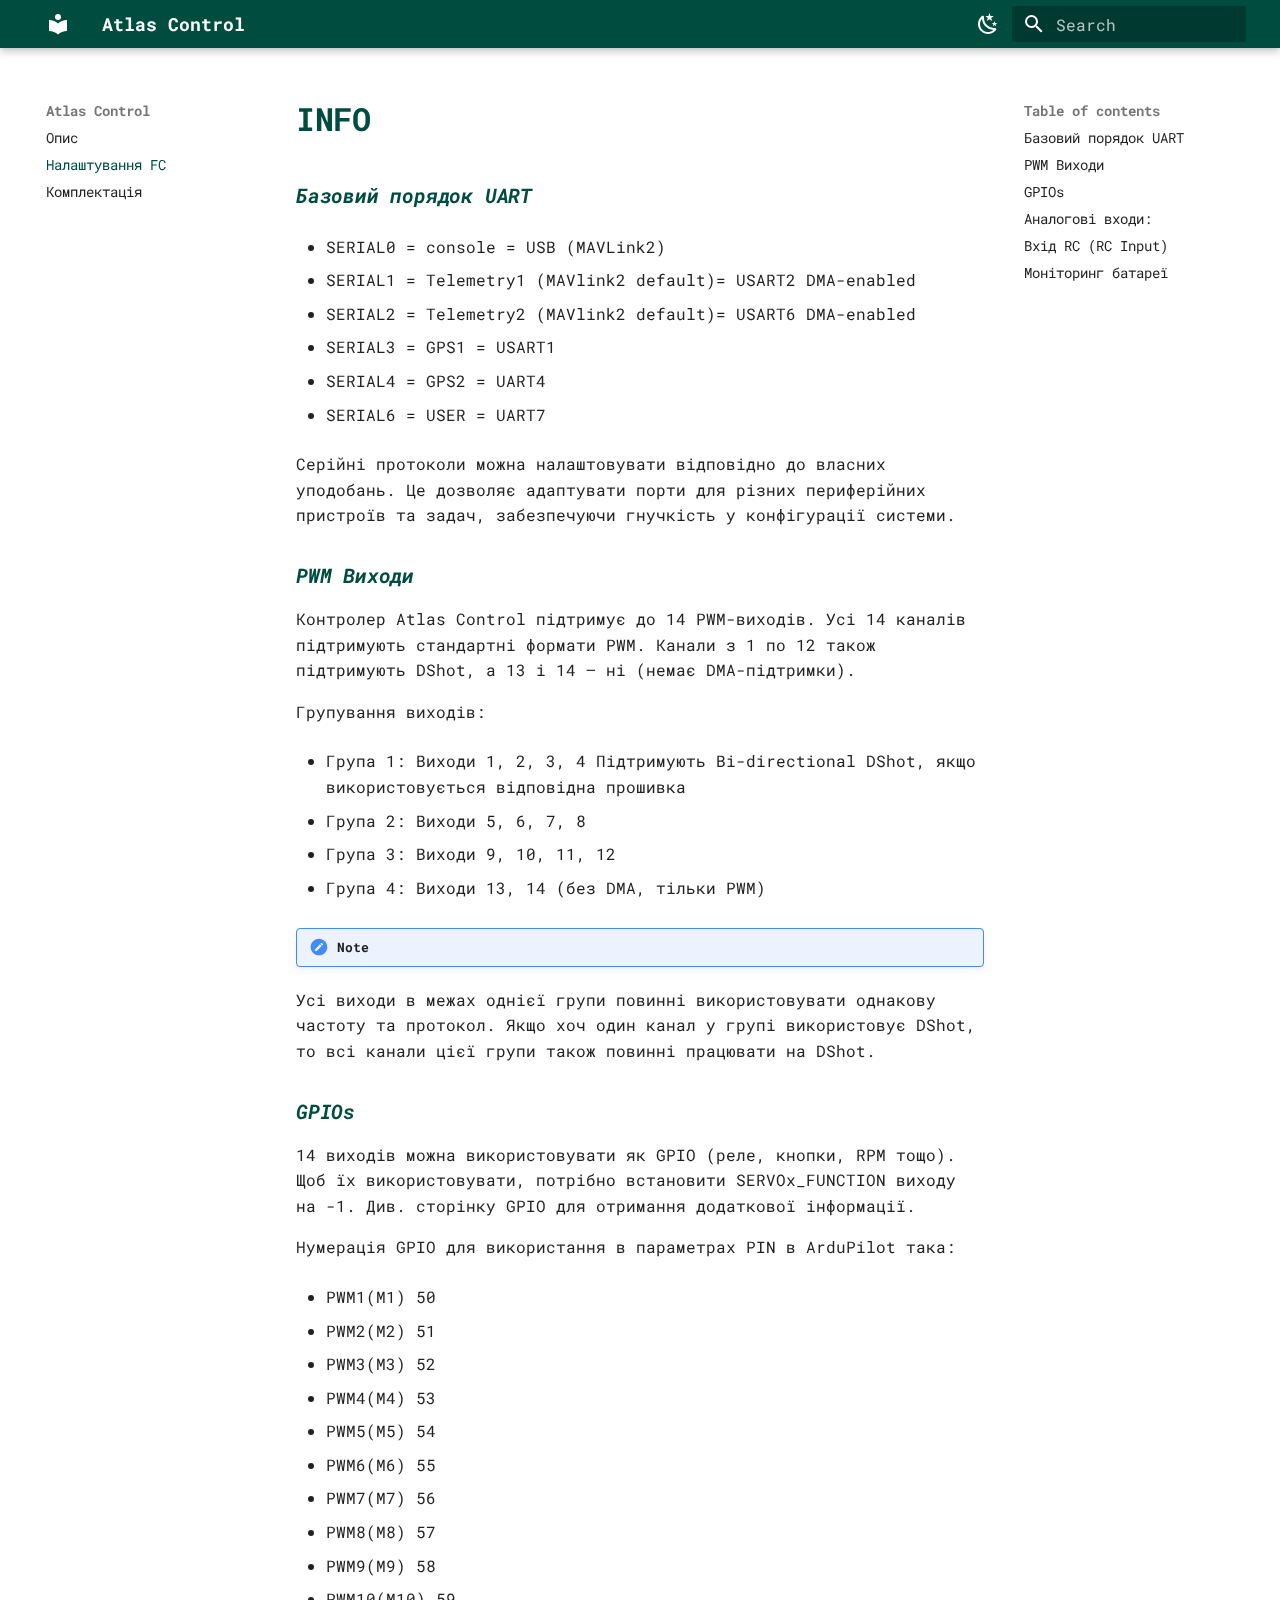
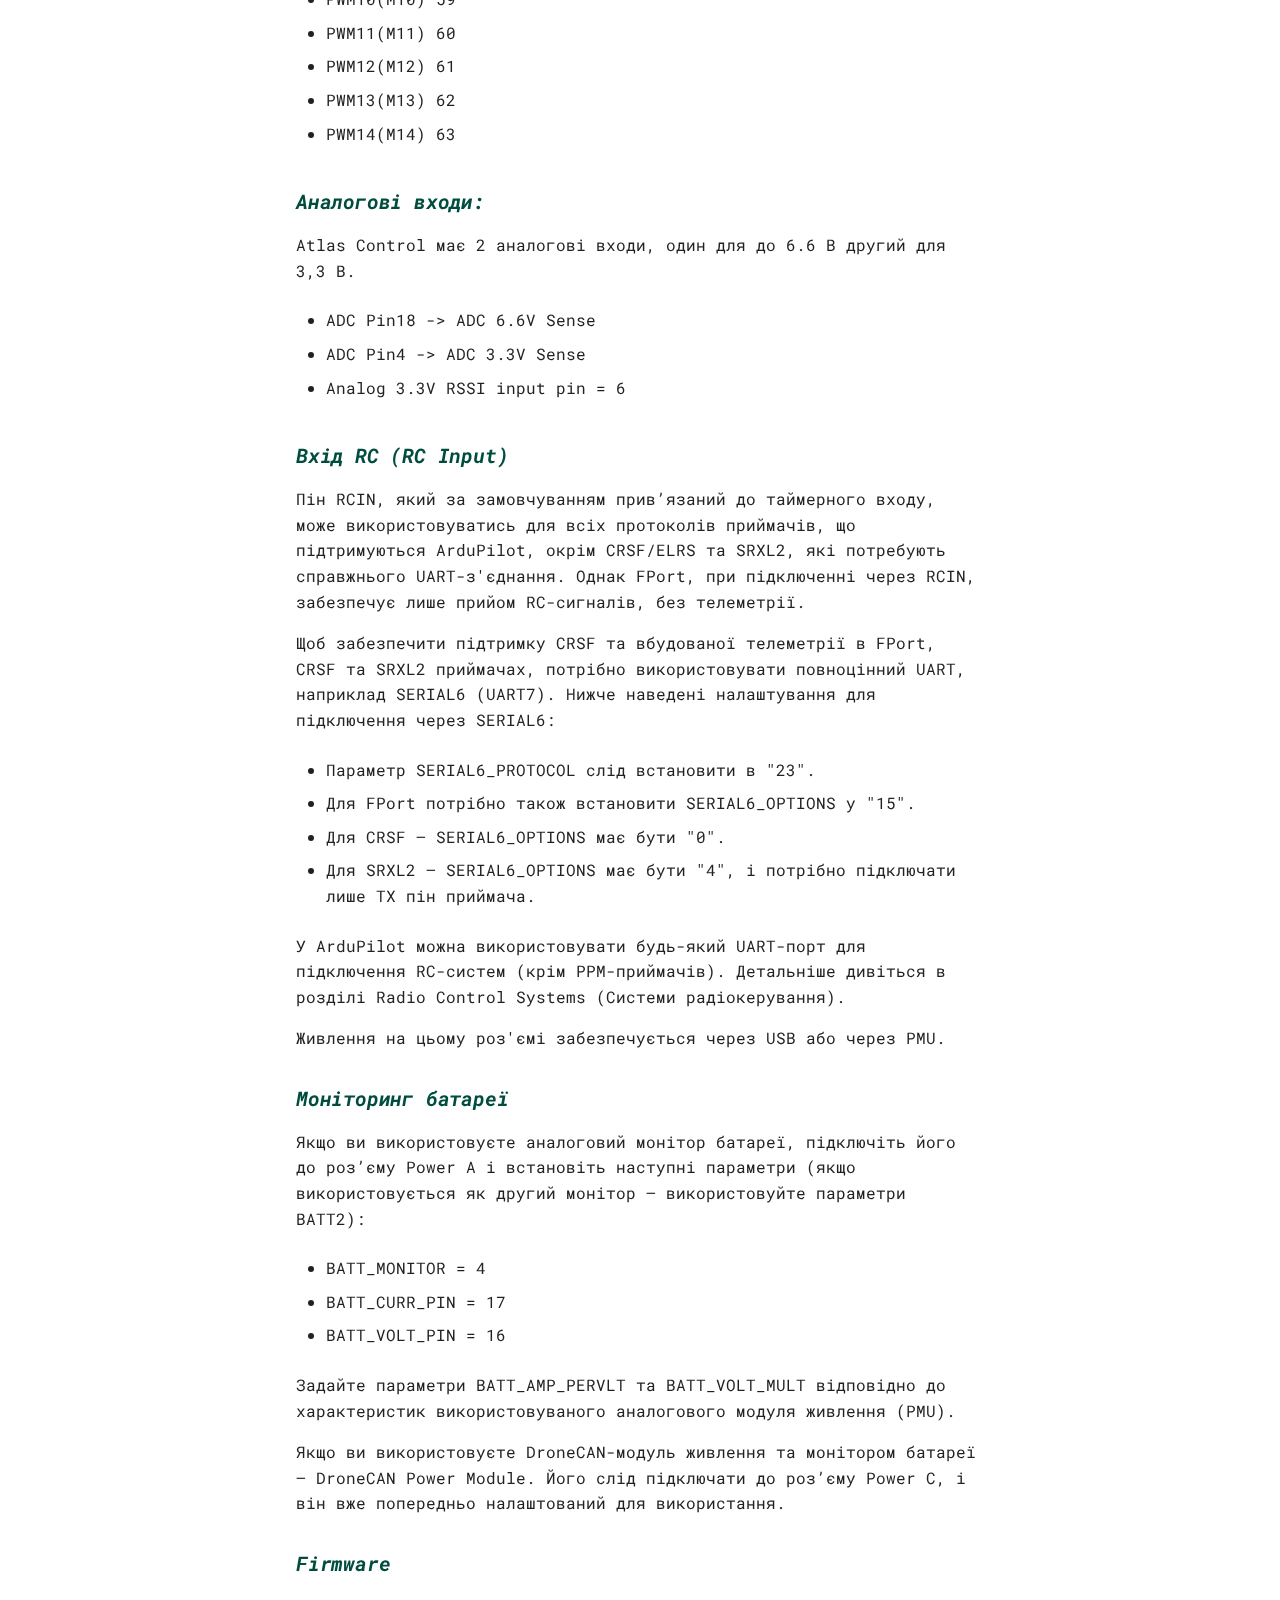
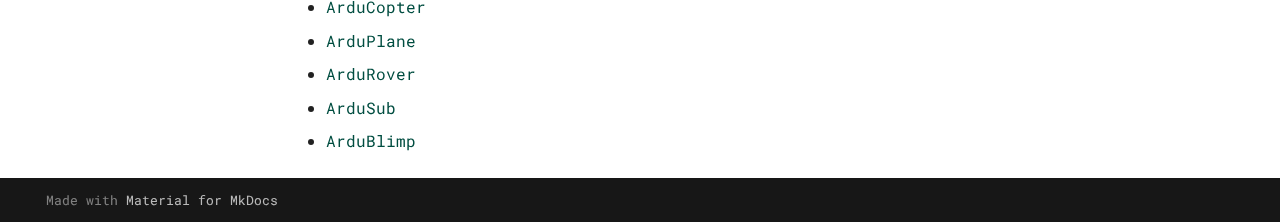
<file: site/setting/index.html>
<!doctype html>
<html lang="en" class="no-js">
  <head>
    
      <meta charset="utf-8">
      <meta name="viewport" content="width=device-width,initial-scale=1">
      
      
      
        <link rel="canonical" href="https://altasflight.github.io/atlas-docs/setting/">
      
      
        <link rel="prev" href="..">
      
      
        <link rel="next" href="../FCkit/">
      
      
      <link rel="icon" href="../assets/images/favicon.png">
      <meta name="generator" content="mkdocs-1.6.1, mkdocs-material-9.6.14">
    
    
      
        <title>Налаштування FC - Atlas Control</title>
      
    
    
      <link rel="stylesheet" href="../assets/stylesheets/main.342714a4.min.css">
      
        
        <link rel="stylesheet" href="../assets/stylesheets/palette.06af60db.min.css">
      
      


    
    
      
    
    
      
        
        
        <link rel="preconnect" href="https://fonts.gstatic.com" crossorigin>
        <link rel="stylesheet" href="https://fonts.googleapis.com/css?family=Roboto+Mono:300,300i,400,400i,700,700i%7CRoboto+Mono:400,400i,700,700i&display=fallback">
        <style>:root{--md-text-font:"Roboto Mono";--md-code-font:"Roboto Mono"}</style>
      
    
    
      <link rel="stylesheet" href="../extra.css">
    
    <script>__md_scope=new URL("..",location),__md_hash=e=>[...e].reduce(((e,_)=>(e<<5)-e+_.charCodeAt(0)),0),__md_get=(e,_=localStorage,t=__md_scope)=>JSON.parse(_.getItem(t.pathname+"."+e)),__md_set=(e,_,t=localStorage,a=__md_scope)=>{try{t.setItem(a.pathname+"."+e,JSON.stringify(_))}catch(e){}}</script>
    
      

    
    
    
  </head>
  
  
    
    
      
    
    
    
    
    <body dir="ltr" data-md-color-scheme="default" data-md-color-primary="custom" data-md-color-accent="lime">
  
    
    <input class="md-toggle" data-md-toggle="drawer" type="checkbox" id="__drawer" autocomplete="off">
    <input class="md-toggle" data-md-toggle="search" type="checkbox" id="__search" autocomplete="off">
    <label class="md-overlay" for="__drawer"></label>
    <div data-md-component="skip">
      
        
        <a href="#info" class="md-skip">
          Skip to content
        </a>
      
    </div>
    <div data-md-component="announce">
      
    </div>
    
    
      

  

<header class="md-header md-header--shadow" data-md-component="header">
  <nav class="md-header__inner md-grid" aria-label="Header">
    <a href=".." title="Atlas Control" class="md-header__button md-logo" aria-label="Atlas Control" data-md-component="logo">
      
  
  <svg xmlns="http://www.w3.org/2000/svg" viewBox="0 0 24 24"><path d="M12 8a3 3 0 0 0 3-3 3 3 0 0 0-3-3 3 3 0 0 0-3 3 3 3 0 0 0 3 3m0 3.54C9.64 9.35 6.5 8 3 8v11c3.5 0 6.64 1.35 9 3.54 2.36-2.19 5.5-3.54 9-3.54V8c-3.5 0-6.64 1.35-9 3.54"/></svg>

    </a>
    <label class="md-header__button md-icon" for="__drawer">
      
      <svg xmlns="http://www.w3.org/2000/svg" viewBox="0 0 24 24"><path d="M3 6h18v2H3zm0 5h18v2H3zm0 5h18v2H3z"/></svg>
    </label>
    <div class="md-header__title" data-md-component="header-title">
      <div class="md-header__ellipsis">
        <div class="md-header__topic">
          <span class="md-ellipsis">
            Atlas Control
          </span>
        </div>
        <div class="md-header__topic" data-md-component="header-topic">
          <span class="md-ellipsis">
            
              Налаштування FC
            
          </span>
        </div>
      </div>
    </div>
    
      
        <form class="md-header__option" data-md-component="palette">
  
    
    
    
    <input class="md-option" data-md-color-media="" data-md-color-scheme="default" data-md-color-primary="custom" data-md-color-accent="lime"  aria-label="Увімкнути темну тему"  type="radio" name="__palette" id="__palette_0">
    
      <label class="md-header__button md-icon" title="Увімкнути темну тему" for="__palette_1" hidden>
        <svg xmlns="http://www.w3.org/2000/svg" viewBox="0 0 24 24"><path d="m17.75 4.09-2.53 1.94.91 3.06-2.63-1.81-2.63 1.81.91-3.06-2.53-1.94L12.44 4l1.06-3 1.06 3zm3.5 6.91-1.64 1.25.59 1.98-1.7-1.17-1.7 1.17.59-1.98L15.75 11l2.06-.05L18.5 9l.69 1.95zm-2.28 4.95c.83-.08 1.72 1.1 1.19 1.85-.32.45-.66.87-1.08 1.27C15.17 23 8.84 23 4.94 19.07c-3.91-3.9-3.91-10.24 0-14.14.4-.4.82-.76 1.27-1.08.75-.53 1.93.36 1.85 1.19-.27 2.86.69 5.83 2.89 8.02a9.96 9.96 0 0 0 8.02 2.89m-1.64 2.02a12.08 12.08 0 0 1-7.8-3.47c-2.17-2.19-3.33-5-3.49-7.82-2.81 3.14-2.7 7.96.31 10.98 3.02 3.01 7.84 3.12 10.98.31"/></svg>
      </label>
    
  
    
    
    
    <input class="md-option" data-md-color-media="" data-md-color-scheme="slate" data-md-color-primary="custom" data-md-color-accent="lime"  aria-label="Увімкнути світлу тему"  type="radio" name="__palette" id="__palette_1">
    
      <label class="md-header__button md-icon" title="Увімкнути світлу тему" for="__palette_0" hidden>
        <svg xmlns="http://www.w3.org/2000/svg" viewBox="0 0 24 24"><path d="M12 7a5 5 0 0 1 5 5 5 5 0 0 1-5 5 5 5 0 0 1-5-5 5 5 0 0 1 5-5m0 2a3 3 0 0 0-3 3 3 3 0 0 0 3 3 3 3 0 0 0 3-3 3 3 0 0 0-3-3m0-7 2.39 3.42C13.65 5.15 12.84 5 12 5s-1.65.15-2.39.42zM3.34 7l4.16-.35A7.2 7.2 0 0 0 5.94 8.5c-.44.74-.69 1.5-.83 2.29zm.02 10 1.76-3.77a7.131 7.131 0 0 0 2.38 4.14zM20.65 7l-1.77 3.79a7.02 7.02 0 0 0-2.38-4.15zm-.01 10-4.14.36c.59-.51 1.12-1.14 1.54-1.86.42-.73.69-1.5.83-2.29zM12 22l-2.41-3.44c.74.27 1.55.44 2.41.44.82 0 1.63-.17 2.37-.44z"/></svg>
      </label>
    
  
</form>
      
    
    
      <script>var palette=__md_get("__palette");if(palette&&palette.color){if("(prefers-color-scheme)"===palette.color.media){var media=matchMedia("(prefers-color-scheme: light)"),input=document.querySelector(media.matches?"[data-md-color-media='(prefers-color-scheme: light)']":"[data-md-color-media='(prefers-color-scheme: dark)']");palette.color.media=input.getAttribute("data-md-color-media"),palette.color.scheme=input.getAttribute("data-md-color-scheme"),palette.color.primary=input.getAttribute("data-md-color-primary"),palette.color.accent=input.getAttribute("data-md-color-accent")}for(var[key,value]of Object.entries(palette.color))document.body.setAttribute("data-md-color-"+key,value)}</script>
    
    
    
      
      
        <label class="md-header__button md-icon" for="__search">
          
          <svg xmlns="http://www.w3.org/2000/svg" viewBox="0 0 24 24"><path d="M9.5 3A6.5 6.5 0 0 1 16 9.5c0 1.61-.59 3.09-1.56 4.23l.27.27h.79l5 5-1.5 1.5-5-5v-.79l-.27-.27A6.52 6.52 0 0 1 9.5 16 6.5 6.5 0 0 1 3 9.5 6.5 6.5 0 0 1 9.5 3m0 2C7 5 5 7 5 9.5S7 14 9.5 14 14 12 14 9.5 12 5 9.5 5"/></svg>
        </label>
        <div class="md-search" data-md-component="search" role="dialog">
  <label class="md-search__overlay" for="__search"></label>
  <div class="md-search__inner" role="search">
    <form class="md-search__form" name="search">
      <input type="text" class="md-search__input" name="query" aria-label="Search" placeholder="Search" autocapitalize="off" autocorrect="off" autocomplete="off" spellcheck="false" data-md-component="search-query" required>
      <label class="md-search__icon md-icon" for="__search">
        
        <svg xmlns="http://www.w3.org/2000/svg" viewBox="0 0 24 24"><path d="M9.5 3A6.5 6.5 0 0 1 16 9.5c0 1.61-.59 3.09-1.56 4.23l.27.27h.79l5 5-1.5 1.5-5-5v-.79l-.27-.27A6.52 6.52 0 0 1 9.5 16 6.5 6.5 0 0 1 3 9.5 6.5 6.5 0 0 1 9.5 3m0 2C7 5 5 7 5 9.5S7 14 9.5 14 14 12 14 9.5 12 5 9.5 5"/></svg>
        
        <svg xmlns="http://www.w3.org/2000/svg" viewBox="0 0 24 24"><path d="M20 11v2H8l5.5 5.5-1.42 1.42L4.16 12l7.92-7.92L13.5 5.5 8 11z"/></svg>
      </label>
      <nav class="md-search__options" aria-label="Search">
        
        <button type="reset" class="md-search__icon md-icon" title="Clear" aria-label="Clear" tabindex="-1">
          
          <svg xmlns="http://www.w3.org/2000/svg" viewBox="0 0 24 24"><path d="M19 6.41 17.59 5 12 10.59 6.41 5 5 6.41 10.59 12 5 17.59 6.41 19 12 13.41 17.59 19 19 17.59 13.41 12z"/></svg>
        </button>
      </nav>
      
    </form>
    <div class="md-search__output">
      <div class="md-search__scrollwrap" tabindex="0" data-md-scrollfix>
        <div class="md-search-result" data-md-component="search-result">
          <div class="md-search-result__meta">
            Initializing search
          </div>
          <ol class="md-search-result__list" role="presentation"></ol>
        </div>
      </div>
    </div>
  </div>
</div>
      
    
    
  </nav>
  
</header>
    
    <div class="md-container" data-md-component="container">
      
      
        
          
        
      
      <main class="md-main" data-md-component="main">
        <div class="md-main__inner md-grid">
          
            
              
              <div class="md-sidebar md-sidebar--primary" data-md-component="sidebar" data-md-type="navigation" >
                <div class="md-sidebar__scrollwrap">
                  <div class="md-sidebar__inner">
                    



<nav class="md-nav md-nav--primary" aria-label="Navigation" data-md-level="0">
  <label class="md-nav__title" for="__drawer">
    <a href=".." title="Atlas Control" class="md-nav__button md-logo" aria-label="Atlas Control" data-md-component="logo">
      
  
  <svg xmlns="http://www.w3.org/2000/svg" viewBox="0 0 24 24"><path d="M12 8a3 3 0 0 0 3-3 3 3 0 0 0-3-3 3 3 0 0 0-3 3 3 3 0 0 0 3 3m0 3.54C9.64 9.35 6.5 8 3 8v11c3.5 0 6.64 1.35 9 3.54 2.36-2.19 5.5-3.54 9-3.54V8c-3.5 0-6.64 1.35-9 3.54"/></svg>

    </a>
    Atlas Control
  </label>
  
  <ul class="md-nav__list" data-md-scrollfix>
    
      
      
  
  
  
  
    <li class="md-nav__item">
      <a href=".." class="md-nav__link">
        
  
  
  <span class="md-ellipsis">
    Опис
    
  </span>
  

      </a>
    </li>
  

    
      
      
  
  
    
  
  
  
    <li class="md-nav__item md-nav__item--active">
      
      <input class="md-nav__toggle md-toggle" type="checkbox" id="__toc">
      
      
        
      
      
        <label class="md-nav__link md-nav__link--active" for="__toc">
          
  
  
  <span class="md-ellipsis">
    Налаштування FC
    
  </span>
  

          <span class="md-nav__icon md-icon"></span>
        </label>
      
      <a href="./" class="md-nav__link md-nav__link--active">
        
  
  
  <span class="md-ellipsis">
    Налаштування FC
    
  </span>
  

      </a>
      
        

<nav class="md-nav md-nav--secondary" aria-label="Table of contents">
  
  
  
    
  
  
    <label class="md-nav__title" for="__toc">
      <span class="md-nav__icon md-icon"></span>
      Table of contents
    </label>
    <ul class="md-nav__list" data-md-component="toc" data-md-scrollfix>
      
        <li class="md-nav__item">
  <a href="#uart" class="md-nav__link">
    <span class="md-ellipsis">
      Базовий порядок UART
    </span>
  </a>
  
</li>
      
        <li class="md-nav__item">
  <a href="#pwm" class="md-nav__link">
    <span class="md-ellipsis">
      PWM Виходи
    </span>
  </a>
  
</li>
      
        <li class="md-nav__item">
  <a href="#gpios" class="md-nav__link">
    <span class="md-ellipsis">
      GPIOs
    </span>
  </a>
  
</li>
      
        <li class="md-nav__item">
  <a href="#_1" class="md-nav__link">
    <span class="md-ellipsis">
      Аналогові входи:
    </span>
  </a>
  
</li>
      
        <li class="md-nav__item">
  <a href="#rc-rc-input" class="md-nav__link">
    <span class="md-ellipsis">
      Вхід RC (RC Input)
    </span>
  </a>
  
</li>
      
        <li class="md-nav__item">
  <a href="#_2" class="md-nav__link">
    <span class="md-ellipsis">
      Моніторинг батареї
    </span>
  </a>
  
</li>
      
    </ul>
  
</nav>
      
    </li>
  

    
      
      
  
  
  
  
    <li class="md-nav__item">
      <a href="../FCkit/" class="md-nav__link">
        
  
  
  <span class="md-ellipsis">
    Комплектація
    
  </span>
  

      </a>
    </li>
  

    
  </ul>
</nav>
                  </div>
                </div>
              </div>
            
            
              
              <div class="md-sidebar md-sidebar--secondary" data-md-component="sidebar" data-md-type="toc" >
                <div class="md-sidebar__scrollwrap">
                  <div class="md-sidebar__inner">
                    

<nav class="md-nav md-nav--secondary" aria-label="Table of contents">
  
  
  
    
  
  
    <label class="md-nav__title" for="__toc">
      <span class="md-nav__icon md-icon"></span>
      Table of contents
    </label>
    <ul class="md-nav__list" data-md-component="toc" data-md-scrollfix>
      
        <li class="md-nav__item">
  <a href="#uart" class="md-nav__link">
    <span class="md-ellipsis">
      Базовий порядок UART
    </span>
  </a>
  
</li>
      
        <li class="md-nav__item">
  <a href="#pwm" class="md-nav__link">
    <span class="md-ellipsis">
      PWM Виходи
    </span>
  </a>
  
</li>
      
        <li class="md-nav__item">
  <a href="#gpios" class="md-nav__link">
    <span class="md-ellipsis">
      GPIOs
    </span>
  </a>
  
</li>
      
        <li class="md-nav__item">
  <a href="#_1" class="md-nav__link">
    <span class="md-ellipsis">
      Аналогові входи:
    </span>
  </a>
  
</li>
      
        <li class="md-nav__item">
  <a href="#rc-rc-input" class="md-nav__link">
    <span class="md-ellipsis">
      Вхід RC (RC Input)
    </span>
  </a>
  
</li>
      
        <li class="md-nav__item">
  <a href="#_2" class="md-nav__link">
    <span class="md-ellipsis">
      Моніторинг батареї
    </span>
  </a>
  
</li>
      
    </ul>
  
</nav>
                  </div>
                </div>
              </div>
            
          
          
            <div class="md-content" data-md-component="content">
              <article class="md-content__inner md-typeset">
                
                  



<h1 id="info">INFO<a class="headerlink" href="#info" title="Permanent link">&para;</a></h1>
<h3 id="uart"><em>Базовий порядок UART</em><a class="headerlink" href="#uart" title="Permanent link">&para;</a></h3>
<ul>
<li>
<p>SERIAL0 = console = USB (MAVLink2)</p>
</li>
<li>
<p>SERIAL1 = Telemetry1 (MAVlink2 default)= USART2 DMA-enabled</p>
</li>
<li>
<p>SERIAL2 = Telemetry2 (MAVlink2 default)= USART6 DMA-enabled</p>
</li>
<li>
<p>SERIAL3 = GPS1 = USART1</p>
</li>
<li>
<p>SERIAL4 = GPS2 = UART4</p>
</li>
<li>
<p>SERIAL6 = USER = UART7</p>
</li>
</ul>
<p>Серійні протоколи можна налаштовувати відповідно до власних уподобань.
Це дозволяє адаптувати порти для різних периферійних пристроїв та задач, забезпечуючи гнучкість у конфігурації системи.</p>
<h3 id="pwm"><em>PWM Виходи</em><a class="headerlink" href="#pwm" title="Permanent link">&para;</a></h3>
<p>Контролер Atlas Control підтримує до 14 PWM-виходів. Усі 14 каналів підтримують стандартні формати PWM. Канали з 1 по 12 також підтримують DShot, а 13 і 14 — ні (немає DMA-підтримки).</p>
<p>Групування виходів:</p>
<ul>
<li>
<p>Група 1: Виходи 1, 2, 3, 4
Підтримують Bi-directional DShot, якщо використовується відповідна прошивка</p>
</li>
<li>
<p>Група 2: Виходи 5, 6, 7, 8</p>
</li>
<li>
<p>Група 3: Виходи 9, 10, 11, 12</p>
</li>
<li>
<p>Група 4: Виходи 13, 14 (без DMA, тільки PWM)</p>
</li>
</ul>
<div class="admonition note">
<p class="admonition-title">Note</p>
</div>
<p>Усі виходи в межах однієї групи повинні використовувати однакову частоту та протокол.
Якщо хоч один канал у групі використовує DShot, то всі канали цієї групи також повинні працювати на DShot.</p>
<h3 id="gpios"><em>GPIOs</em><a class="headerlink" href="#gpios" title="Permanent link">&para;</a></h3>
<p>14 виходів можна використовувати як GPIO (реле, кнопки, RPM тощо). Щоб їх використовувати, потрібно встановити SERVOx_FUNCTION виходу на -1. Див. сторінку GPIO для отримання додаткової інформації.</p>
<p>Нумерація GPIO для використання в параметрах PIN в ArduPilot така:</p>
<ul>
<li>
<p>PWM1(M1) 50</p>
</li>
<li>
<p>PWM2(M2) 51</p>
</li>
<li>
<p>PWM3(M3) 52</p>
</li>
<li>
<p>PWM4(M4) 53</p>
</li>
<li>
<p>PWM5(M5) 54</p>
</li>
<li>
<p>PWM6(M6) 55</p>
</li>
<li>
<p>PWM7(M7) 56</p>
</li>
<li>
<p>PWM8(M8) 57</p>
</li>
<li>
<p>PWM9(M9) 58</p>
</li>
<li>
<p>PWM10(M10) 59</p>
</li>
<li>
<p>PWM11(M11) 60</p>
</li>
<li>
<p>PWM12(M12) 61</p>
</li>
<li>
<p>PWM13(M13) 62</p>
</li>
<li>
<p>PWM14(M14) 63</p>
</li>
</ul>
<h3 id="_1"><em>Аналогові входи:</em><a class="headerlink" href="#_1" title="Permanent link">&para;</a></h3>
<p>Atlas Control має 2 аналогові входи, один для до 6.6 В другий для 3,3 В.</p>
<ul>
<li>
<p>ADC Pin18 -&gt; ADC 6.6V Sense</p>
</li>
<li>
<p>ADC Pin4 -&gt; ADC 3.3V Sense</p>
</li>
<li>
<p>Analog 3.3V RSSI input pin = 6</p>
</li>
</ul>
<h3 id="rc-rc-input"><em>Вхід RC (RC Input)</em><a class="headerlink" href="#rc-rc-input" title="Permanent link">&para;</a></h3>
<p>Пін RCIN, який за замовчуванням прив’язаний до таймерного входу, може використовуватись для всіх протоколів приймачів, що підтримуються ArduPilot, окрім CRSF/ELRS та SRXL2, які потребують справжнього UART-з'єднання. Однак FPort, при підключенні через RCIN, забезпечує лише прийом RC-сигналів, без телеметрії.</p>
<p>Щоб забезпечити підтримку CRSF та вбудованої телеметрії в FPort, CRSF та SRXL2 приймачах, потрібно використовувати повноцінний UART, наприклад SERIAL6 (UART7). Нижче наведені налаштування для підключення через SERIAL6:</p>
<ul>
<li>
<p>Параметр SERIAL6_PROTOCOL слід встановити в "23".</p>
</li>
<li>
<p>Для FPort потрібно також встановити SERIAL6_OPTIONS у "15".</p>
</li>
<li>
<p>Для CRSF — SERIAL6_OPTIONS має бути "0".</p>
</li>
<li>
<p>Для SRXL2 — SERIAL6_OPTIONS має бути "4", і потрібно підключати лише TX пін приймача.</p>
</li>
</ul>
<p>У ArduPilot можна використовувати будь-який UART-порт для підключення RC-систем (крім PPM-приймачів). Детальніше дивіться в розділі Radio Control Systems (Системи радіокерування).</p>
<p>Живлення на цьому роз'ємі забезпечується через USB або через PMU.</p>
<h3 id="_2"><em>Моніторинг батареї</em><a class="headerlink" href="#_2" title="Permanent link">&para;</a></h3>
<p>Якщо ви використовуєте аналоговий монітор батареї, підключіть його до роз’єму Power A і встановіть наступні параметри (якщо використовується як другий монітор — використовуйте параметри BATT2):</p>
<ul>
<li>
<p>BATT_MONITOR = 4</p>
</li>
<li>
<p>BATT_CURR_PIN = 17</p>
</li>
<li>
<p>BATT_VOLT_PIN = 16</p>
</li>
</ul>
<p>Задайте параметри BATT_AMP_PERVLT та BATT_VOLT_MULT відповідно до характеристик використовуваного аналогового модуля живлення (PMU).</p>
<p>Якщо ви використовуєте DroneCAN-модуль живлення та монітором батареї — DroneCAN Power Module. Його слід підключати до роз’єму Power C, і він вже попередньо налаштований для використання.</p>
<h3 id="_3"><em>Firmware</em><a class="headerlink" href="#_3" title="Firmware link">&para;</a></h3>
                  <ul>
                      <li><a href="/atlas-docs/firmware/arducopter.apj" download>ArduCopter</a></li>
                      <li><a href="/atlas-docs/firmware/arduplane.apj" download>ArduPlane</a></li>
                      <li><a href="/atlas-docs/firmware/ardurover.apj" download>ArduRover</a></li>
                      <li><a href="/atlas-docs/firmware/ardusub.apj" download>ArduSub</a></li>
                      <li><a href="/atlas-docs/firmware/blimp.apj" download>ArduBlimp</a></li>
                  </ul>
              </article>
            </div>
          
<script>var target=document.getElementById(location.hash.slice(1));target&&target.name&&(target.checked=target.name.startsWith("__tabbed_"))</script>
        </div>
        
      </main>
      
        <footer class="md-footer">
  
  <div class="md-footer-meta md-typeset">
    <div class="md-footer-meta__inner md-grid">
      <div class="md-copyright">
  
  
    Made with
    <a href="https://squidfunk.github.io/mkdocs-material/" target="_blank" rel="noopener">
      Material for MkDocs
    </a>
  
</div>
      
    </div>
  </div>
</footer>
      
    </div>
    <div class="md-dialog" data-md-component="dialog">
      <div class="md-dialog__inner md-typeset"></div>
    </div>
    
    
    
      
      <script id="__config" type="application/json">{"base": "..", "features": [], "search": "../assets/javascripts/workers/search.d50fe291.min.js", "tags": null, "translations": {"clipboard.copied": "Copied to clipboard", "clipboard.copy": "Copy to clipboard", "search.result.more.one": "1 more on this page", "search.result.more.other": "# more on this page", "search.result.none": "No matching documents", "search.result.one": "1 matching document", "search.result.other": "# matching documents", "search.result.placeholder": "Type to start searching", "search.result.term.missing": "Missing", "select.version": "Select version"}, "version": null}</script>
    
    
      <script src="../assets/javascripts/bundle.13a4f30d.min.js"></script>
      
    
  </body>
</html>
</file>
<file: extra.css>
/* Темно-зелена тема */
:root {
  --md-primary-fg-color:        #004d40; /* темно-зелений */
  --md-primary-fg-color--light: #39796b;
  --md-primary-fg-color--dark:  #00251a;
}

.img-text-side {
  display: flex;
  align-items: flex-start;
  gap: 20px;
  margin: 20px 0;
}

.img-text-side img {
  max-width: 300px;
  height: auto;
  border-radius: 8px;
  box-shadow: 0 0 8px rgba(0,0,0,0.2);
}

.md-typeset h3 {

  color: #004d40; /* темно-зелений, або заміни на будь-який HEX */
  font-weight: 700;

}

.md-typeset h1 {
  color: #004d40; /* темно-зелений, або заміни на будь-який HEX */
  font-weight: 700;

}
</file>
<file: site/extra.css>
/* Темно-зелена тема */
:root {
  --md-primary-fg-color:        #004d40; /* темно-зелений */
  --md-primary-fg-color--light: #39796b;
  --md-primary-fg-color--dark:  #00251a;
}

.img-text-side {
  display: flex;
  align-items: flex-start;
  gap: 20px;
  margin: 20px 0;
}

.img-text-side img {
  max-width: 300px;
  height: auto;
  border-radius: 8px;
  box-shadow: 0 0 8px rgba(0,0,0,0.2);
}

.md-typeset h3 {

  color: #004d40; /* темно-зелений, або заміни на будь-який HEX */
  font-weight: 700;

}

.md-typeset h1 {
  color: #004d40; /* темно-зелений, або заміни на будь-який HEX */
  font-weight: 700;

}
</file>
<file: assets/stylesheets/main.342714a4.min.css>
@charset "UTF-8";html{-webkit-text-size-adjust:none;-moz-text-size-adjust:none;text-size-adjust:none;box-sizing:border-box}*,:after,:before{box-sizing:inherit}@media (prefers-reduced-motion){*,:after,:before{transition:none!important}}body{margin:0}a,button,input,label{-webkit-tap-highlight-color:transparent}a{color:inherit;text-decoration:none}hr{border:0;box-sizing:initial;display:block;height:.05rem;overflow:visible;padding:0}small{font-size:80%}sub,sup{line-height:1em}img{border-style:none}table{border-collapse:initial;border-spacing:0}td,th{font-weight:400;vertical-align:top}button{background:#0000;border:0;font-family:inherit;font-size:inherit;margin:0;padding:0}input{border:0;outline:none}:root{--md-primary-fg-color:#4051b5;--md-primary-fg-color--light:#5d6cc0;--md-primary-fg-color--dark:#303fa1;--md-primary-bg-color:#fff;--md-primary-bg-color--light:#ffffffb3;--md-accent-fg-color:#526cfe;--md-accent-fg-color--transparent:#526cfe1a;--md-accent-bg-color:#fff;--md-accent-bg-color--light:#ffffffb3}[data-md-color-scheme=default]{color-scheme:light}[data-md-color-scheme=default] img[src$="#gh-dark-mode-only"],[data-md-color-scheme=default] img[src$="#only-dark"]{display:none}:root,[data-md-color-scheme=default]{--md-hue:225deg;--md-default-fg-color:#000000de;--md-default-fg-color--light:#0000008a;--md-default-fg-color--lighter:#00000052;--md-default-fg-color--lightest:#00000012;--md-default-bg-color:#fff;--md-default-bg-color--light:#ffffffb3;--md-default-bg-color--lighter:#ffffff4d;--md-default-bg-color--lightest:#ffffff1f;--md-code-fg-color:#36464e;--md-code-bg-color:#f5f5f5;--md-code-hl-color:#4287ff;--md-code-hl-color--light:#4287ff1a;--md-code-hl-number-color:#d52a2a;--md-code-hl-special-color:#db1457;--md-code-hl-function-color:#a846b9;--md-code-hl-constant-color:#6e59d9;--md-code-hl-keyword-color:#3f6ec6;--md-code-hl-string-color:#1c7d4d;--md-code-hl-name-color:var(--md-code-fg-color);--md-code-hl-operator-color:var(--md-default-fg-color--light);--md-code-hl-punctuation-color:var(--md-default-fg-color--light);--md-code-hl-comment-color:var(--md-default-fg-color--light);--md-code-hl-generic-color:var(--md-default-fg-color--light);--md-code-hl-variable-color:var(--md-default-fg-color--light);--md-typeset-color:var(--md-default-fg-color);--md-typeset-a-color:var(--md-primary-fg-color);--md-typeset-del-color:#f5503d26;--md-typeset-ins-color:#0bd57026;--md-typeset-kbd-color:#fafafa;--md-typeset-kbd-accent-color:#fff;--md-typeset-kbd-border-color:#b8b8b8;--md-typeset-mark-color:#ffff0080;--md-typeset-table-color:#0000001f;--md-typeset-table-color--light:rgba(0,0,0,.035);--md-admonition-fg-color:var(--md-default-fg-color);--md-admonition-bg-color:var(--md-default-bg-color);--md-warning-fg-color:#000000de;--md-warning-bg-color:#ff9;--md-footer-fg-color:#fff;--md-footer-fg-color--light:#ffffffb3;--md-footer-fg-color--lighter:#ffffff73;--md-footer-bg-color:#000000de;--md-footer-bg-color--dark:#00000052;--md-shadow-z1:0 0.2rem 0.5rem #0000000d,0 0 0.05rem #0000001a;--md-shadow-z2:0 0.2rem 0.5rem #0000001a,0 0 0.05rem #00000040;--md-shadow-z3:0 0.2rem 0.5rem #0003,0 0 0.05rem #00000059}.md-icon svg{fill:currentcolor;display:block;height:1.2rem;width:1.2rem}body{-webkit-font-smoothing:antialiased;-moz-osx-font-smoothing:grayscale;--md-text-font-family:var(--md-text-font,_),-apple-system,BlinkMacSystemFont,Helvetica,Arial,sans-serif;--md-code-font-family:var(--md-code-font,_),SFMono-Regular,Consolas,Menlo,monospace}aside,body,input{font-feature-settings:"kern","liga";color:var(--md-typeset-color);font-family:var(--md-text-font-family)}code,kbd,pre{font-feature-settings:"kern";font-family:var(--md-code-font-family)}:root{--md-typeset-table-sort-icon:url('data:image/svg+xml;charset=utf-8,<svg xmlns="http://www.w3.org/2000/svg" viewBox="0 0 24 24"><path d="m18 21-4-4h3V7h-3l4-4 4 4h-3v10h3M2 19v-2h10v2M2 13v-2h7v2M2 7V5h4v2z"/></svg>');--md-typeset-table-sort-icon--asc:url('data:image/svg+xml;charset=utf-8,<svg xmlns="http://www.w3.org/2000/svg" viewBox="0 0 24 24"><path d="M19 17h3l-4 4-4-4h3V3h2M2 17h10v2H2M6 5v2H2V5m0 6h7v2H2z"/></svg>');--md-typeset-table-sort-icon--desc:url('data:image/svg+xml;charset=utf-8,<svg xmlns="http://www.w3.org/2000/svg" viewBox="0 0 24 24"><path d="M19 7h3l-4-4-4 4h3v14h2M2 17h10v2H2M6 5v2H2V5m0 6h7v2H2z"/></svg>')}.md-typeset{-webkit-print-color-adjust:exact;color-adjust:exact;font-size:.8rem;line-height:1.6;overflow-wrap:break-word}@media print{.md-typeset{font-size:.68rem}}.md-typeset blockquote,.md-typeset dl,.md-typeset figure,.md-typeset ol,.md-typeset pre,.md-typeset ul{margin-bottom:1em;margin-top:1em}.md-typeset h1{color:var(--md-default-fg-color--light);font-size:2em;line-height:1.3;margin:0 0 1.25em}.md-typeset h1,.md-typeset h2{font-weight:300;letter-spacing:-.01em}.md-typeset h2{font-size:1.5625em;line-height:1.4;margin:1.6em 0 .64em}.md-typeset h3{font-size:1.25em;font-weight:400;letter-spacing:-.01em;line-height:1.5;margin:1.6em 0 .8em}.md-typeset h2+h3{margin-top:.8em}.md-typeset h4{font-weight:700;letter-spacing:-.01em;margin:1em 0}.md-typeset h5,.md-typeset h6{color:var(--md-default-fg-color--light);font-size:.8em;font-weight:700;letter-spacing:-.01em;margin:1.25em 0}.md-typeset h5{text-transform:uppercase}.md-typeset h5 code{text-transform:none}.md-typeset hr{border-bottom:.05rem solid var(--md-default-fg-color--lightest);display:flow-root;margin:1.5em 0}.md-typeset a{color:var(--md-typeset-a-color);word-break:break-word}.md-typeset a,.md-typeset a:before{transition:color 125ms}.md-typeset a:focus,.md-typeset a:hover{color:var(--md-accent-fg-color)}.md-typeset a:focus code,.md-typeset a:hover code{background-color:var(--md-accent-fg-color--transparent)}.md-typeset a code{color:currentcolor;transition:background-color 125ms}.md-typeset a.focus-visible{outline-color:var(--md-accent-fg-color);outline-offset:.2rem}.md-typeset code,.md-typeset kbd,.md-typeset pre{color:var(--md-code-fg-color);direction:ltr;font-variant-ligatures:none}@media print{.md-typeset code,.md-typeset kbd,.md-typeset pre{white-space:pre-wrap}}.md-typeset code{background-color:var(--md-code-bg-color);border-radius:.1rem;-webkit-box-decoration-break:clone;box-decoration-break:clone;font-size:.85em;padding:0 .2941176471em;word-break:break-word}.md-typeset code:not(.focus-visible){-webkit-tap-highlight-color:transparent;outline:none}.md-typeset pre{display:flow-root;line-height:1.4;position:relative}.md-typeset pre>code{-webkit-box-decoration-break:slice;box-decoration-break:slice;box-shadow:none;display:block;margin:0;outline-color:var(--md-accent-fg-color);overflow:auto;padding:.7720588235em 1.1764705882em;scrollbar-color:var(--md-default-fg-color--lighter) #0000;scrollbar-width:thin;touch-action:auto;word-break:normal}.md-typeset pre>code:hover{scrollbar-color:var(--md-accent-fg-color) #0000}.md-typeset pre>code::-webkit-scrollbar{height:.2rem;width:.2rem}.md-typeset pre>code::-webkit-scrollbar-thumb{background-color:var(--md-default-fg-color--lighter)}.md-typeset pre>code::-webkit-scrollbar-thumb:hover{background-color:var(--md-accent-fg-color)}.md-typeset kbd{background-color:var(--md-typeset-kbd-color);border-radius:.1rem;box-shadow:0 .1rem 0 .05rem var(--md-typeset-kbd-border-color),0 .1rem 0 var(--md-typeset-kbd-border-color),0 -.1rem .2rem var(--md-typeset-kbd-accent-color) inset;color:var(--md-default-fg-color);display:inline-block;font-size:.75em;padding:0 .6666666667em;vertical-align:text-top;word-break:break-word}.md-typeset mark{background-color:var(--md-typeset-mark-color);-webkit-box-decoration-break:clone;box-decoration-break:clone;color:inherit;word-break:break-word}.md-typeset abbr{border-bottom:.05rem dotted var(--md-default-fg-color--light);cursor:help;text-decoration:none}.md-typeset small{opacity:.75}[dir=ltr] .md-typeset sub,[dir=ltr] .md-typeset sup{margin-left:.078125em}[dir=rtl] .md-typeset sub,[dir=rtl] .md-typeset sup{margin-right:.078125em}[dir=ltr] .md-typeset blockquote{padding-left:.6rem}[dir=rtl] .md-typeset blockquote{padding-right:.6rem}[dir=ltr] .md-typeset blockquote{border-left:.2rem solid var(--md-default-fg-color--lighter)}[dir=rtl] .md-typeset blockquote{border-right:.2rem solid var(--md-default-fg-color--lighter)}.md-typeset blockquote{color:var(--md-default-fg-color--light);margin-left:0;margin-right:0}.md-typeset ul{list-style-type:disc}.md-typeset ul[type]{list-style-type:revert-layer}[dir=ltr] .md-typeset ol,[dir=ltr] .md-typeset ul{margin-left:.625em}[dir=rtl] .md-typeset ol,[dir=rtl] .md-typeset ul{margin-right:.625em}.md-typeset ol,.md-typeset ul{padding:0}.md-typeset ol:not([hidden]),.md-typeset ul:not([hidden]){display:flow-root}.md-typeset ol ol,.md-typeset ul ol{list-style-type:lower-alpha}.md-typeset ol ol ol,.md-typeset ul ol ol{list-style-type:lower-roman}.md-typeset ol ol ol ol,.md-typeset ul ol ol ol{list-style-type:upper-alpha}.md-typeset ol ol ol ol ol,.md-typeset ul ol ol ol ol{list-style-type:upper-roman}.md-typeset ol[type],.md-typeset ul[type]{list-style-type:revert-layer}[dir=ltr] .md-typeset ol li,[dir=ltr] .md-typeset ul li{margin-left:1.25em}[dir=rtl] .md-typeset ol li,[dir=rtl] .md-typeset ul li{margin-right:1.25em}.md-typeset ol li,.md-typeset ul li{margin-bottom:.5em}.md-typeset ol li blockquote,.md-typeset ol li p,.md-typeset ul li blockquote,.md-typeset ul li p{margin:.5em 0}.md-typeset ol li:last-child,.md-typeset ul li:last-child{margin-bottom:0}[dir=ltr] .md-typeset ol li ol,[dir=ltr] .md-typeset ol li ul,[dir=ltr] .md-typeset ul li ol,[dir=ltr] .md-typeset ul li ul{margin-left:.625em}[dir=rtl] .md-typeset ol li ol,[dir=rtl] .md-typeset ol li ul,[dir=rtl] .md-typeset ul li ol,[dir=rtl] .md-typeset ul li ul{margin-right:.625em}.md-typeset ol li ol,.md-typeset ol li ul,.md-typeset ul li ol,.md-typeset ul li ul{margin-bottom:.5em;margin-top:.5em}[dir=ltr] .md-typeset dd{margin-left:1.875em}[dir=rtl] .md-typeset dd{margin-right:1.875em}.md-typeset dd{margin-bottom:1.5em;margin-top:1em}.md-typeset img,.md-typeset svg,.md-typeset video{height:auto;max-width:100%}.md-typeset img[align=left]{margin:1em 1em 1em 0}.md-typeset img[align=right]{margin:1em 0 1em 1em}.md-typeset img[align]:only-child{margin-top:0}.md-typeset figure{display:flow-root;margin:1em auto;max-width:100%;text-align:center;width:-moz-fit-content;width:fit-content}.md-typeset figure img{display:block;margin:0 auto}.md-typeset figcaption{font-style:italic;margin:1em auto;max-width:24rem}.md-typeset iframe{max-width:100%}.md-typeset table:not([class]){background-color:var(--md-default-bg-color);border:.05rem solid var(--md-typeset-table-color);border-radius:.1rem;display:inline-block;font-size:.64rem;max-width:100%;overflow:auto;touch-action:auto}@media print{.md-typeset table:not([class]){display:table}}.md-typeset table:not([class])+*{margin-top:1.5em}.md-typeset table:not([class]) td>:first-child,.md-typeset table:not([class]) th>:first-child{margin-top:0}.md-typeset table:not([class]) td>:last-child,.md-typeset table:not([class]) th>:last-child{margin-bottom:0}.md-typeset table:not([class]) td:not([align]),.md-typeset table:not([class]) th:not([align]){text-align:left}[dir=rtl] .md-typeset table:not([class]) td:not([align]),[dir=rtl] .md-typeset table:not([class]) th:not([align]){text-align:right}.md-typeset table:not([class]) th{font-weight:700;min-width:5rem;padding:.9375em 1.25em;vertical-align:top}.md-typeset table:not([class]) td{border-top:.05rem solid var(--md-typeset-table-color);padding:.9375em 1.25em;vertical-align:top}.md-typeset table:not([class]) tbody tr{transition:background-color 125ms}.md-typeset table:not([class]) tbody tr:hover{background-color:var(--md-typeset-table-color--light);box-shadow:0 .05rem 0 var(--md-default-bg-color) inset}.md-typeset table:not([class]) a{word-break:normal}.md-typeset table th[role=columnheader]{cursor:pointer}[dir=ltr] .md-typeset table th[role=columnheader]:after{margin-left:.5em}[dir=rtl] .md-typeset table th[role=columnheader]:after{margin-right:.5em}.md-typeset table th[role=columnheader]:after{content:"";display:inline-block;height:1.2em;-webkit-mask-image:var(--md-typeset-table-sort-icon);mask-image:var(--md-typeset-table-sort-icon);-webkit-mask-repeat:no-repeat;mask-repeat:no-repeat;-webkit-mask-size:contain;mask-size:contain;transition:background-color 125ms;vertical-align:text-bottom;width:1.2em}.md-typeset table th[role=columnheader]:hover:after{background-color:var(--md-default-fg-color--lighter)}.md-typeset table th[role=columnheader][aria-sort=ascending]:after{background-color:var(--md-default-fg-color--light);-webkit-mask-image:var(--md-typeset-table-sort-icon--asc);mask-image:var(--md-typeset-table-sort-icon--asc)}.md-typeset table th[role=columnheader][aria-sort=descending]:after{background-color:var(--md-default-fg-color--light);-webkit-mask-image:var(--md-typeset-table-sort-icon--desc);mask-image:var(--md-typeset-table-sort-icon--desc)}.md-typeset__scrollwrap{margin:1em -.8rem;overflow-x:auto;touch-action:auto}.md-typeset__table{display:inline-block;margin-bottom:.5em;padding:0 .8rem}@media print{.md-typeset__table{display:block}}html .md-typeset__table table{display:table;margin:0;overflow:hidden;width:100%}@media screen and (max-width:44.984375em){.md-content__inner>pre{margin:1em -.8rem}.md-content__inner>pre code{border-radius:0}}.md-typeset .md-author{border-radius:100%;display:block;flex-shrink:0;height:1.6rem;overflow:hidden;position:relative;transition:color 125ms,transform 125ms;width:1.6rem}.md-typeset .md-author img{display:block}.md-typeset .md-author--more{background:var(--md-default-fg-color--lightest);color:var(--md-default-fg-color--lighter);font-size:.6rem;font-weight:700;line-height:1.6rem;text-align:center}.md-typeset .md-author--long{height:2.4rem;width:2.4rem}.md-typeset a.md-author{transform:scale(1)}.md-typeset a.md-author img{border-radius:100%;filter:grayscale(100%) opacity(75%);transition:filter 125ms}.md-typeset a.md-author:focus,.md-typeset a.md-author:hover{transform:scale(1.1);z-index:1}.md-typeset a.md-author:focus img,.md-typeset a.md-author:hover img{filter:grayscale(0)}.md-banner{background-color:var(--md-footer-bg-color);color:var(--md-footer-fg-color);overflow:auto}@media print{.md-banner{display:none}}.md-banner--warning{background-color:var(--md-warning-bg-color);color:var(--md-warning-fg-color)}.md-banner__inner{font-size:.7rem;margin:.6rem auto;padding:0 .8rem}[dir=ltr] .md-banner__button{float:right}[dir=rtl] .md-banner__button{float:left}.md-banner__button{color:inherit;cursor:pointer;transition:opacity .25s}.no-js .md-banner__button{display:none}.md-banner__button:hover{opacity:.7}html{font-size:125%;height:100%;overflow-x:hidden}@media screen and (min-width:100em){html{font-size:137.5%}}@media screen and (min-width:125em){html{font-size:150%}}body{background-color:var(--md-default-bg-color);display:flex;flex-direction:column;font-size:.5rem;min-height:100%;position:relative;width:100%}@media print{body{display:block}}@media screen and (max-width:59.984375em){body[data-md-scrolllock]{position:fixed}}.md-grid{margin-left:auto;margin-right:auto;max-width:61rem}.md-container{display:flex;flex-direction:column;flex-grow:1}@media print{.md-container{display:block}}.md-main{flex-grow:1}.md-main__inner{display:flex;height:100%;margin-top:1.5rem}.md-ellipsis{overflow:hidden;text-overflow:ellipsis}.md-toggle{display:none}.md-option{height:0;opacity:0;position:absolute;width:0}.md-option:checked+label:not([hidden]){display:block}.md-option.focus-visible+label{outline-color:var(--md-accent-fg-color);outline-style:auto}.md-skip{background-color:var(--md-default-fg-color);border-radius:.1rem;color:var(--md-default-bg-color);font-size:.64rem;margin:.5rem;opacity:0;outline-color:var(--md-accent-fg-color);padding:.3rem .5rem;position:fixed;transform:translateY(.4rem);z-index:-1}.md-skip:focus{opacity:1;transform:translateY(0);transition:transform .25s cubic-bezier(.4,0,.2,1),opacity 175ms 75ms;z-index:10}@page{margin:25mm}:root{--md-clipboard-icon:url('data:image/svg+xml;charset=utf-8,<svg xmlns="http://www.w3.org/2000/svg" viewBox="0 0 24 24"><path d="M19 21H8V7h11m0-2H8a2 2 0 0 0-2 2v14a2 2 0 0 0 2 2h11a2 2 0 0 0 2-2V7a2 2 0 0 0-2-2m-3-4H4a2 2 0 0 0-2 2v14h2V3h12z"/></svg>')}.md-clipboard{border-radius:.1rem;color:var(--md-default-fg-color--lightest);cursor:pointer;height:1.5em;outline-color:var(--md-accent-fg-color);outline-offset:.1rem;position:absolute;right:.5em;top:.5em;transition:color .25s;width:1.5em;z-index:1}@media print{.md-clipboard{display:none}}.md-clipboard:not(.focus-visible){-webkit-tap-highlight-color:transparent;outline:none}:hover>.md-clipboard{color:var(--md-default-fg-color--light)}.md-clipboard:focus,.md-clipboard:hover{color:var(--md-accent-fg-color)}.md-clipboard:after{background-color:currentcolor;content:"";display:block;height:1.125em;margin:0 auto;-webkit-mask-image:var(--md-clipboard-icon);mask-image:var(--md-clipboard-icon);-webkit-mask-position:center;mask-position:center;-webkit-mask-repeat:no-repeat;mask-repeat:no-repeat;-webkit-mask-size:contain;mask-size:contain;width:1.125em}.md-clipboard--inline{cursor:pointer}.md-clipboard--inline code{transition:color .25s,background-color .25s}.md-clipboard--inline:focus code,.md-clipboard--inline:hover code{background-color:var(--md-accent-fg-color--transparent);color:var(--md-accent-fg-color)}.md-typeset .md-code__content{display:grid}@keyframes consent{0%{opacity:0;transform:translateY(100%)}to{opacity:1;transform:translateY(0)}}@keyframes overlay{0%{opacity:0}to{opacity:1}}.md-consent__overlay{animation:overlay .25s both;-webkit-backdrop-filter:blur(.1rem);backdrop-filter:blur(.1rem);background-color:#0000008a;height:100%;opacity:1;position:fixed;top:0;width:100%;z-index:5}.md-consent__inner{animation:consent .5s cubic-bezier(.1,.7,.1,1) both;background-color:var(--md-default-bg-color);border:0;border-radius:.1rem;bottom:0;box-shadow:0 0 .2rem #0000001a,0 .2rem .4rem #0003;max-height:100%;overflow:auto;padding:0;position:fixed;width:100%;z-index:5}.md-consent__form{padding:.8rem}.md-consent__settings{display:none;margin:1em 0}input:checked+.md-consent__settings{display:block}.md-consent__controls{margin-bottom:.8rem}.md-typeset .md-consent__controls .md-button{display:inline}@media screen and (max-width:44.984375em){.md-typeset .md-consent__controls .md-button{display:block;margin-top:.4rem;text-align:center;width:100%}}.md-consent label{cursor:pointer}.md-content{flex-grow:1;min-width:0}.md-content__inner{margin:0 .8rem 1.2rem;padding-top:.6rem}@media screen and (min-width:76.25em){[dir=ltr] .md-sidebar--primary:not([hidden])~.md-content>.md-content__inner{margin-left:1.2rem}[dir=ltr] .md-sidebar--secondary:not([hidden])~.md-content>.md-content__inner,[dir=rtl] .md-sidebar--primary:not([hidden])~.md-content>.md-content__inner{margin-right:1.2rem}[dir=rtl] .md-sidebar--secondary:not([hidden])~.md-content>.md-content__inner{margin-left:1.2rem}}.md-content__inner:before{content:"";display:block;height:.4rem}.md-content__inner>:last-child{margin-bottom:0}[dir=ltr] .md-content__button{float:right}[dir=rtl] .md-content__button{float:left}[dir=ltr] .md-content__button{margin-left:.4rem}[dir=rtl] .md-content__button{margin-right:.4rem}.md-content__button{margin:.4rem 0;padding:0}@media print{.md-content__button{display:none}}.md-typeset .md-content__button{color:var(--md-default-fg-color--lighter)}.md-content__button svg{display:inline;vertical-align:top}[dir=rtl] .md-content__button svg{transform:scaleX(-1)}[dir=ltr] .md-dialog{right:.8rem}[dir=rtl] .md-dialog{left:.8rem}.md-dialog{background-color:var(--md-default-fg-color);border-radius:.1rem;bottom:.8rem;box-shadow:var(--md-shadow-z3);min-width:11.1rem;opacity:0;padding:.4rem .6rem;pointer-events:none;position:fixed;transform:translateY(100%);transition:transform 0ms .4s,opacity .4s;z-index:4}@media print{.md-dialog{display:none}}.md-dialog--active{opacity:1;pointer-events:auto;transform:translateY(0);transition:transform .4s cubic-bezier(.075,.85,.175,1),opacity .4s}.md-dialog__inner{color:var(--md-default-bg-color);font-size:.7rem}.md-feedback{margin:2em 0 1em;text-align:center}.md-feedback fieldset{border:none;margin:0;padding:0}.md-feedback__title{font-weight:700;margin:1em auto}.md-feedback__inner{position:relative}.md-feedback__list{display:flex;flex-wrap:wrap;place-content:baseline center;position:relative}.md-feedback__list:hover .md-icon:not(:disabled){color:var(--md-default-fg-color--lighter)}:disabled .md-feedback__list{min-height:1.8rem}.md-feedback__icon{color:var(--md-default-fg-color--light);cursor:pointer;flex-shrink:0;margin:0 .1rem;transition:color 125ms}.md-feedback__icon:not(:disabled).md-icon:hover{color:var(--md-accent-fg-color)}.md-feedback__icon:disabled{color:var(--md-default-fg-color--lightest);pointer-events:none}.md-feedback__note{opacity:0;position:relative;transform:translateY(.4rem);transition:transform .4s cubic-bezier(.1,.7,.1,1),opacity .15s}.md-feedback__note>*{margin:0 auto;max-width:16rem}:disabled .md-feedback__note{opacity:1;transform:translateY(0)}@media print{.md-feedback{display:none}}.md-footer{background-color:var(--md-footer-bg-color);color:var(--md-footer-fg-color)}@media print{.md-footer{display:none}}.md-footer__inner{justify-content:space-between;overflow:auto;padding:.2rem}.md-footer__inner:not([hidden]){display:flex}.md-footer__link{align-items:end;display:flex;flex-grow:0.01;margin-bottom:.4rem;margin-top:1rem;max-width:100%;outline-color:var(--md-accent-fg-color);overflow:hidden;transition:opacity .25s}.md-footer__link:focus,.md-footer__link:hover{opacity:.7}[dir=rtl] .md-footer__link svg{transform:scaleX(-1)}@media screen and (max-width:44.984375em){.md-footer__link--prev{flex-shrink:0}.md-footer__link--prev .md-footer__title{display:none}}[dir=ltr] .md-footer__link--next{margin-left:auto}[dir=rtl] .md-footer__link--next{margin-right:auto}.md-footer__link--next{text-align:right}[dir=rtl] .md-footer__link--next{text-align:left}.md-footer__title{flex-grow:1;font-size:.9rem;margin-bottom:.7rem;max-width:calc(100% - 2.4rem);padding:0 1rem;white-space:nowrap}.md-footer__button{margin:.2rem;padding:.4rem}.md-footer__direction{font-size:.64rem;opacity:.7}.md-footer-meta{background-color:var(--md-footer-bg-color--dark)}.md-footer-meta__inner{display:flex;flex-wrap:wrap;justify-content:space-between;padding:.2rem}html .md-footer-meta.md-typeset a{color:var(--md-footer-fg-color--light)}html .md-footer-meta.md-typeset a:focus,html .md-footer-meta.md-typeset a:hover{color:var(--md-footer-fg-color)}.md-copyright{color:var(--md-footer-fg-color--lighter);font-size:.64rem;margin:auto .6rem;padding:.4rem 0;width:100%}@media screen and (min-width:45em){.md-copyright{width:auto}}.md-copyright__highlight{color:var(--md-footer-fg-color--light)}.md-social{display:inline-flex;gap:.2rem;margin:0 .4rem;padding:.2rem 0 .6rem}@media screen and (min-width:45em){.md-social{padding:.6rem 0}}.md-social__link{display:inline-block;height:1.6rem;text-align:center;width:1.6rem}.md-social__link:before{line-height:1.9}.md-social__link svg{fill:currentcolor;max-height:.8rem;vertical-align:-25%}.md-typeset .md-button{border:.1rem solid;border-radius:.1rem;color:var(--md-primary-fg-color);cursor:pointer;display:inline-block;font-weight:700;padding:.625em 2em;transition:color 125ms,background-color 125ms,border-color 125ms}.md-typeset .md-button--primary{background-color:var(--md-primary-fg-color);border-color:var(--md-primary-fg-color);color:var(--md-primary-bg-color)}.md-typeset .md-button:focus,.md-typeset .md-button:hover{background-color:var(--md-accent-fg-color);border-color:var(--md-accent-fg-color);color:var(--md-accent-bg-color)}[dir=ltr] .md-typeset .md-input{border-top-left-radius:.1rem}[dir=ltr] .md-typeset .md-input,[dir=rtl] .md-typeset .md-input{border-top-right-radius:.1rem}[dir=rtl] .md-typeset .md-input{border-top-left-radius:.1rem}.md-typeset .md-input{border-bottom:.1rem solid var(--md-default-fg-color--lighter);box-shadow:var(--md-shadow-z1);font-size:.8rem;height:1.8rem;padding:0 .6rem;transition:border .25s,box-shadow .25s}.md-typeset .md-input:focus,.md-typeset .md-input:hover{border-bottom-color:var(--md-accent-fg-color);box-shadow:var(--md-shadow-z2)}.md-typeset .md-input--stretch{width:100%}.md-header{background-color:var(--md-primary-fg-color);box-shadow:0 0 .2rem #0000,0 .2rem .4rem #0000;color:var(--md-primary-bg-color);display:block;left:0;position:sticky;right:0;top:0;z-index:4}@media print{.md-header{display:none}}.md-header[hidden]{transform:translateY(-100%);transition:transform .25s cubic-bezier(.8,0,.6,1),box-shadow .25s}.md-header--shadow{box-shadow:0 0 .2rem #0000001a,0 .2rem .4rem #0003;transition:transform .25s cubic-bezier(.1,.7,.1,1),box-shadow .25s}.md-header__inner{align-items:center;display:flex;padding:0 .2rem}.md-header__button{color:currentcolor;cursor:pointer;margin:.2rem;outline-color:var(--md-accent-fg-color);padding:.4rem;position:relative;transition:opacity .25s;vertical-align:middle;z-index:1}.md-header__button:hover{opacity:.7}.md-header__button:not([hidden]){display:inline-block}.md-header__button:not(.focus-visible){-webkit-tap-highlight-color:transparent;outline:none}.md-header__button.md-logo{margin:.2rem;padding:.4rem}@media screen and (max-width:76.234375em){.md-header__button.md-logo{display:none}}.md-header__button.md-logo img,.md-header__button.md-logo svg{fill:currentcolor;display:block;height:1.2rem;width:auto}@media screen and (min-width:60em){.md-header__button[for=__search]{display:none}}.no-js .md-header__button[for=__search]{display:none}[dir=rtl] .md-header__button[for=__search] svg{transform:scaleX(-1)}@media screen and (min-width:76.25em){.md-header__button[for=__drawer]{display:none}}.md-header__topic{display:flex;max-width:100%;position:absolute;transition:transform .4s cubic-bezier(.1,.7,.1,1),opacity .15s;white-space:nowrap}.md-header__topic+.md-header__topic{opacity:0;pointer-events:none;transform:translateX(1.25rem);transition:transform .4s cubic-bezier(1,.7,.1,.1),opacity .15s;z-index:-1}[dir=rtl] .md-header__topic+.md-header__topic{transform:translateX(-1.25rem)}.md-header__topic:first-child{font-weight:700}[dir=ltr] .md-header__title{margin-left:1rem;margin-right:.4rem}[dir=rtl] .md-header__title{margin-left:.4rem;margin-right:1rem}.md-header__title{flex-grow:1;font-size:.9rem;height:2.4rem;line-height:2.4rem}.md-header__title--active .md-header__topic{opacity:0;pointer-events:none;transform:translateX(-1.25rem);transition:transform .4s cubic-bezier(1,.7,.1,.1),opacity .15s;z-index:-1}[dir=rtl] .md-header__title--active .md-header__topic{transform:translateX(1.25rem)}.md-header__title--active .md-header__topic+.md-header__topic{opacity:1;pointer-events:auto;transform:translateX(0);transition:transform .4s cubic-bezier(.1,.7,.1,1),opacity .15s;z-index:0}.md-header__title>.md-header__ellipsis{height:100%;position:relative;width:100%}.md-header__option{display:flex;flex-shrink:0;max-width:100%;transition:max-width 0ms .25s,opacity .25s .25s;white-space:nowrap}[data-md-toggle=search]:checked~.md-header .md-header__option{max-width:0;opacity:0;transition:max-width 0ms,opacity 0ms}.md-header__option>input{bottom:0}.md-header__source{display:none}@media screen and (min-width:60em){[dir=ltr] .md-header__source{margin-left:1rem}[dir=rtl] .md-header__source{margin-right:1rem}.md-header__source{display:block;max-width:11.7rem;width:11.7rem}}@media screen and (min-width:76.25em){[dir=ltr] .md-header__source{margin-left:1.4rem}[dir=rtl] .md-header__source{margin-right:1.4rem}}.md-meta{color:var(--md-default-fg-color--light);font-size:.7rem;line-height:1.3}.md-meta__list{display:inline-flex;flex-wrap:wrap;list-style:none;margin:0;padding:0}.md-meta__item:not(:last-child):after{content:"·";margin-left:.2rem;margin-right:.2rem}.md-meta__link{color:var(--md-typeset-a-color)}.md-meta__link:focus,.md-meta__link:hover{color:var(--md-accent-fg-color)}.md-draft{background-color:#ff1744;border-radius:.125em;color:#fff;display:inline-block;font-weight:700;padding-left:.5714285714em;padding-right:.5714285714em}:root{--md-nav-icon--prev:url('data:image/svg+xml;charset=utf-8,<svg xmlns="http://www.w3.org/2000/svg" viewBox="0 0 24 24"><path d="M20 11v2H8l5.5 5.5-1.42 1.42L4.16 12l7.92-7.92L13.5 5.5 8 11z"/></svg>');--md-nav-icon--next:url('data:image/svg+xml;charset=utf-8,<svg xmlns="http://www.w3.org/2000/svg" viewBox="0 0 24 24"><path d="M8.59 16.58 13.17 12 8.59 7.41 10 6l6 6-6 6z"/></svg>');--md-toc-icon:url('data:image/svg+xml;charset=utf-8,<svg xmlns="http://www.w3.org/2000/svg" viewBox="0 0 24 24"><path d="M3 9h14V7H3zm0 4h14v-2H3zm0 4h14v-2H3zm16 0h2v-2h-2zm0-10v2h2V7zm0 6h2v-2h-2z"/></svg>')}.md-nav{font-size:.7rem;line-height:1.3}.md-nav__title{color:var(--md-default-fg-color--light);display:block;font-weight:700;overflow:hidden;padding:0 .6rem;text-overflow:ellipsis}.md-nav__title .md-nav__button{display:none}.md-nav__title .md-nav__button img{height:100%;width:auto}.md-nav__title .md-nav__button.md-logo img,.md-nav__title .md-nav__button.md-logo svg{fill:currentcolor;display:block;height:2.4rem;max-width:100%;object-fit:contain;width:auto}.md-nav__list{list-style:none;margin:0;padding:0}.md-nav__link{align-items:flex-start;display:flex;gap:.4rem;margin-top:.625em;scroll-snap-align:start;transition:color 125ms}.md-nav__link--passed{color:var(--md-default-fg-color--light)}.md-nav__item .md-nav__link--active,.md-nav__item .md-nav__link--active code{color:var(--md-typeset-a-color)}.md-nav__link .md-ellipsis{position:relative}[dir=ltr] .md-nav__link .md-icon:last-child{margin-left:auto}[dir=rtl] .md-nav__link .md-icon:last-child{margin-right:auto}.md-nav__link svg{fill:currentcolor;flex-shrink:0;height:1.3em;position:relative}.md-nav__link[for]:focus,.md-nav__link[for]:hover,.md-nav__link[href]:focus,.md-nav__link[href]:hover{color:var(--md-accent-fg-color);cursor:pointer}.md-nav__link.focus-visible{outline-color:var(--md-accent-fg-color);outline-offset:.2rem}.md-nav--primary .md-nav__link[for=__toc]{display:none}.md-nav--primary .md-nav__link[for=__toc] .md-icon:after{background-color:currentcolor;display:block;height:100%;-webkit-mask-image:var(--md-toc-icon);mask-image:var(--md-toc-icon);width:100%}.md-nav--primary .md-nav__link[for=__toc]~.md-nav{display:none}.md-nav__container>.md-nav__link{margin-top:0}.md-nav__container>.md-nav__link:first-child{flex-grow:1;min-width:0}.md-nav__icon{flex-shrink:0}.md-nav__source{display:none}@media screen and (max-width:76.234375em){.md-nav--primary,.md-nav--primary .md-nav{background-color:var(--md-default-bg-color);display:flex;flex-direction:column;height:100%;left:0;position:absolute;right:0;top:0;z-index:1}.md-nav--primary .md-nav__item,.md-nav--primary .md-nav__title{font-size:.8rem;line-height:1.5}.md-nav--primary .md-nav__title{background-color:var(--md-default-fg-color--lightest);color:var(--md-default-fg-color--light);cursor:pointer;height:5.6rem;line-height:2.4rem;padding:3rem .8rem .2rem;position:relative;white-space:nowrap}[dir=ltr] .md-nav--primary .md-nav__title .md-nav__icon{left:.4rem}[dir=rtl] .md-nav--primary .md-nav__title .md-nav__icon{right:.4rem}.md-nav--primary .md-nav__title .md-nav__icon{display:block;height:1.2rem;margin:.2rem;position:absolute;top:.4rem;width:1.2rem}.md-nav--primary .md-nav__title .md-nav__icon:after{background-color:currentcolor;content:"";display:block;height:100%;-webkit-mask-image:var(--md-nav-icon--prev);mask-image:var(--md-nav-icon--prev);-webkit-mask-position:center;mask-position:center;-webkit-mask-repeat:no-repeat;mask-repeat:no-repeat;-webkit-mask-size:contain;mask-size:contain;width:100%}.md-nav--primary .md-nav__title~.md-nav__list{background-color:var(--md-default-bg-color);box-shadow:0 .05rem 0 var(--md-default-fg-color--lightest) inset;overflow-y:auto;scroll-snap-type:y mandatory;touch-action:pan-y}.md-nav--primary .md-nav__title~.md-nav__list>:first-child{border-top:0}.md-nav--primary .md-nav__title[for=__drawer]{background-color:var(--md-primary-fg-color);color:var(--md-primary-bg-color);font-weight:700}.md-nav--primary .md-nav__title .md-logo{display:block;left:.2rem;margin:.2rem;padding:.4rem;position:absolute;right:.2rem;top:.2rem}.md-nav--primary .md-nav__list{flex:1}.md-nav--primary .md-nav__item{border-top:.05rem solid var(--md-default-fg-color--lightest)}.md-nav--primary .md-nav__item--active>.md-nav__link{color:var(--md-typeset-a-color)}.md-nav--primary .md-nav__item--active>.md-nav__link:focus,.md-nav--primary .md-nav__item--active>.md-nav__link:hover{color:var(--md-accent-fg-color)}.md-nav--primary .md-nav__link{margin-top:0;padding:.6rem .8rem}.md-nav--primary .md-nav__link svg{margin-top:.1em}.md-nav--primary .md-nav__link>.md-nav__link{padding:0}[dir=ltr] .md-nav--primary .md-nav__link .md-nav__icon{margin-right:-.2rem}[dir=rtl] .md-nav--primary .md-nav__link .md-nav__icon{margin-left:-.2rem}.md-nav--primary .md-nav__link .md-nav__icon{font-size:1.2rem;height:1.2rem;width:1.2rem}.md-nav--primary .md-nav__link .md-nav__icon:after{background-color:currentcolor;content:"";display:block;height:100%;-webkit-mask-image:var(--md-nav-icon--next);mask-image:var(--md-nav-icon--next);-webkit-mask-position:center;mask-position:center;-webkit-mask-repeat:no-repeat;mask-repeat:no-repeat;-webkit-mask-size:contain;mask-size:contain;width:100%}[dir=rtl] .md-nav--primary .md-nav__icon:after{transform:scale(-1)}.md-nav--primary .md-nav--secondary .md-nav{background-color:initial;position:static}[dir=ltr] .md-nav--primary .md-nav--secondary .md-nav .md-nav__link{padding-left:1.4rem}[dir=rtl] .md-nav--primary .md-nav--secondary .md-nav .md-nav__link{padding-right:1.4rem}[dir=ltr] .md-nav--primary .md-nav--secondary .md-nav .md-nav .md-nav__link{padding-left:2rem}[dir=rtl] .md-nav--primary .md-nav--secondary .md-nav .md-nav .md-nav__link{padding-right:2rem}[dir=ltr] .md-nav--primary .md-nav--secondary .md-nav .md-nav .md-nav .md-nav__link{padding-left:2.6rem}[dir=rtl] .md-nav--primary .md-nav--secondary .md-nav .md-nav .md-nav .md-nav__link{padding-right:2.6rem}[dir=ltr] .md-nav--primary .md-nav--secondary .md-nav .md-nav .md-nav .md-nav .md-nav__link{padding-left:3.2rem}[dir=rtl] .md-nav--primary .md-nav--secondary .md-nav .md-nav .md-nav .md-nav .md-nav__link{padding-right:3.2rem}.md-nav--secondary{background-color:initial}.md-nav__toggle~.md-nav{display:flex;opacity:0;transform:translateX(100%);transition:transform .25s cubic-bezier(.8,0,.6,1),opacity 125ms 50ms}[dir=rtl] .md-nav__toggle~.md-nav{transform:translateX(-100%)}.md-nav__toggle:checked~.md-nav{opacity:1;transform:translateX(0);transition:transform .25s cubic-bezier(.4,0,.2,1),opacity 125ms 125ms}.md-nav__toggle:checked~.md-nav>.md-nav__list{-webkit-backface-visibility:hidden;backface-visibility:hidden}}@media screen and (max-width:59.984375em){.md-nav--primary .md-nav__link[for=__toc]{display:flex}.md-nav--primary .md-nav__link[for=__toc] .md-icon:after{content:""}.md-nav--primary .md-nav__link[for=__toc]+.md-nav__link{display:none}.md-nav--primary .md-nav__link[for=__toc]~.md-nav{display:flex}.md-nav__source{background-color:var(--md-primary-fg-color--dark);color:var(--md-primary-bg-color);display:block;padding:0 .2rem}}@media screen and (min-width:60em) and (max-width:76.234375em){.md-nav--integrated .md-nav__link[for=__toc]{display:flex}.md-nav--integrated .md-nav__link[for=__toc] .md-icon:after{content:""}.md-nav--integrated .md-nav__link[for=__toc]+.md-nav__link{display:none}.md-nav--integrated .md-nav__link[for=__toc]~.md-nav{display:flex}}@media screen and (min-width:60em){.md-nav{margin-bottom:-.4rem}.md-nav--secondary .md-nav__title{background:var(--md-default-bg-color);box-shadow:0 0 .4rem .4rem var(--md-default-bg-color);position:sticky;top:0;z-index:1}.md-nav--secondary .md-nav__title[for=__toc]{scroll-snap-align:start}.md-nav--secondary .md-nav__title .md-nav__icon{display:none}[dir=ltr] .md-nav--secondary .md-nav__list{padding-left:.6rem}[dir=rtl] .md-nav--secondary .md-nav__list{padding-right:.6rem}.md-nav--secondary .md-nav__list{padding-bottom:.4rem}[dir=ltr] .md-nav--secondary .md-nav__item>.md-nav__link{margin-right:.4rem}[dir=rtl] .md-nav--secondary .md-nav__item>.md-nav__link{margin-left:.4rem}}@media screen and (min-width:76.25em){.md-nav{margin-bottom:-.4rem;transition:max-height .25s cubic-bezier(.86,0,.07,1)}.md-nav--primary .md-nav__title{background:var(--md-default-bg-color);box-shadow:0 0 .4rem .4rem var(--md-default-bg-color);position:sticky;top:0;z-index:1}.md-nav--primary .md-nav__title[for=__drawer]{scroll-snap-align:start}.md-nav--primary .md-nav__title .md-nav__icon{display:none}[dir=ltr] .md-nav--primary .md-nav__list{padding-left:.6rem}[dir=rtl] .md-nav--primary .md-nav__list{padding-right:.6rem}.md-nav--primary .md-nav__list{padding-bottom:.4rem}[dir=ltr] .md-nav--primary .md-nav__item>.md-nav__link{margin-right:.4rem}[dir=rtl] .md-nav--primary .md-nav__item>.md-nav__link{margin-left:.4rem}.md-nav__toggle~.md-nav{display:grid;grid-template-rows:minmax(.4rem,0fr);opacity:0;transition:grid-template-rows .25s cubic-bezier(.86,0,.07,1),opacity .25s,visibility 0ms .25s;visibility:collapse}.md-nav__toggle~.md-nav>.md-nav__list{overflow:hidden}.md-nav__toggle.md-toggle--indeterminate~.md-nav,.md-nav__toggle:checked~.md-nav{grid-template-rows:minmax(.4rem,1fr);opacity:1;transition:grid-template-rows .25s cubic-bezier(.86,0,.07,1),opacity .15s .1s,visibility 0ms;visibility:visible}.md-nav__toggle.md-toggle--indeterminate~.md-nav{transition:none}.md-nav__item--nested>.md-nav>.md-nav__title{display:none}.md-nav__item--section{display:block;margin:1.25em 0}.md-nav__item--section:last-child{margin-bottom:0}.md-nav__item--section>.md-nav__link{font-weight:700}.md-nav__item--section>.md-nav__link[for]{color:var(--md-default-fg-color--light)}.md-nav__item--section>.md-nav__link:not(.md-nav__container){pointer-events:none}.md-nav__item--section>.md-nav__link .md-icon,.md-nav__item--section>.md-nav__link>[for]{display:none}[dir=ltr] .md-nav__item--section>.md-nav{margin-left:-.6rem}[dir=rtl] .md-nav__item--section>.md-nav{margin-right:-.6rem}.md-nav__item--section>.md-nav{display:block;opacity:1;visibility:visible}.md-nav__item--section>.md-nav>.md-nav__list>.md-nav__item{padding:0}.md-nav__icon{border-radius:100%;height:.9rem;transition:background-color .25s;width:.9rem}.md-nav__icon:hover{background-color:var(--md-accent-fg-color--transparent)}.md-nav__icon:after{background-color:currentcolor;border-radius:100%;content:"";display:inline-block;height:100%;-webkit-mask-image:var(--md-nav-icon--next);mask-image:var(--md-nav-icon--next);-webkit-mask-position:center;mask-position:center;-webkit-mask-repeat:no-repeat;mask-repeat:no-repeat;-webkit-mask-size:contain;mask-size:contain;transition:transform .25s;vertical-align:-.1rem;width:100%}[dir=rtl] .md-nav__icon:after{transform:rotate(180deg)}.md-nav__item--nested .md-nav__toggle:checked~.md-nav__link .md-nav__icon:after,.md-nav__item--nested .md-toggle--indeterminate~.md-nav__link .md-nav__icon:after{transform:rotate(90deg)}.md-nav--lifted>.md-nav__list>.md-nav__item,.md-nav--lifted>.md-nav__title{display:none}.md-nav--lifted>.md-nav__list>.md-nav__item--active{display:block}.md-nav--lifted>.md-nav__list>.md-nav__item--active>.md-nav__link{background:var(--md-default-bg-color);box-shadow:0 0 .4rem .4rem var(--md-default-bg-color);margin-top:0;position:sticky;top:0;z-index:1}.md-nav--lifted>.md-nav__list>.md-nav__item--active>.md-nav__link:not(.md-nav__container){pointer-events:none}.md-nav--lifted>.md-nav__list>.md-nav__item--active.md-nav__item--section{margin:0}[dir=ltr] .md-nav--lifted>.md-nav__list>.md-nav__item>.md-nav:not(.md-nav--secondary){margin-left:-.6rem}[dir=rtl] .md-nav--lifted>.md-nav__list>.md-nav__item>.md-nav:not(.md-nav--secondary){margin-right:-.6rem}.md-nav--lifted>.md-nav__list>.md-nav__item>[for]{color:var(--md-default-fg-color--light)}.md-nav--lifted .md-nav[data-md-level="1"]{grid-template-rows:minmax(.4rem,1fr);opacity:1;visibility:visible}[dir=ltr] .md-nav--integrated>.md-nav__list>.md-nav__item--active .md-nav--secondary{border-left:.05rem solid var(--md-primary-fg-color)}[dir=rtl] .md-nav--integrated>.md-nav__list>.md-nav__item--active .md-nav--secondary{border-right:.05rem solid var(--md-primary-fg-color)}.md-nav--integrated>.md-nav__list>.md-nav__item--active .md-nav--secondary{display:block;margin-bottom:1.25em;opacity:1;visibility:visible}.md-nav--integrated>.md-nav__list>.md-nav__item--active .md-nav--secondary>.md-nav__list{overflow:visible;padding-bottom:0}.md-nav--integrated>.md-nav__list>.md-nav__item--active .md-nav--secondary>.md-nav__title{display:none}}.md-pagination{font-size:.8rem;font-weight:700;gap:.4rem}.md-pagination,.md-pagination>*{align-items:center;display:flex;justify-content:center}.md-pagination>*{border-radius:.2rem;height:1.8rem;min-width:1.8rem;text-align:center}.md-pagination__current{background-color:var(--md-default-fg-color--lightest);color:var(--md-default-fg-color--light)}.md-pagination__link{transition:color 125ms,background-color 125ms}.md-pagination__link:focus,.md-pagination__link:hover{background-color:var(--md-accent-fg-color--transparent);color:var(--md-accent-fg-color)}.md-pagination__link:focus svg,.md-pagination__link:hover svg{color:var(--md-accent-fg-color)}.md-pagination__link.focus-visible{outline-color:var(--md-accent-fg-color);outline-offset:.2rem}.md-pagination__link svg{fill:currentcolor;color:var(--md-default-fg-color--lighter);display:block;max-height:100%;width:1.2rem}.md-post__back{border-bottom:.05rem solid var(--md-default-fg-color--lightest);margin-bottom:1.2rem;padding-bottom:1.2rem}@media screen and (max-width:76.234375em){.md-post__back{display:none}}[dir=rtl] .md-post__back svg{transform:scaleX(-1)}.md-post__authors{display:flex;flex-direction:column;gap:.6rem;margin:0 .6rem 1.2rem}.md-post .md-post__meta a{transition:color 125ms}.md-post .md-post__meta a:focus,.md-post .md-post__meta a:hover{color:var(--md-accent-fg-color)}.md-post__title{color:var(--md-default-fg-color--light);font-weight:700}.md-post--excerpt{margin-bottom:3.2rem}.md-post--excerpt .md-post__header{align-items:center;display:flex;gap:.6rem;min-height:1.6rem}.md-post--excerpt .md-post__authors{align-items:center;display:inline-flex;flex-direction:row;gap:.2rem;margin:0;min-height:2.4rem}[dir=ltr] .md-post--excerpt .md-post__meta .md-meta__list{margin-right:.4rem}[dir=rtl] .md-post--excerpt .md-post__meta .md-meta__list{margin-left:.4rem}.md-post--excerpt .md-post__content>:first-child{--md-scroll-margin:6rem;margin-top:0}.md-post>.md-nav--secondary{margin:1em 0}.md-profile{align-items:center;display:flex;font-size:.7rem;gap:.6rem;line-height:1.4;width:100%}.md-profile__description{flex-grow:1}.md-content--post{display:flex}@media screen and (max-width:76.234375em){.md-content--post{flex-flow:column-reverse}}.md-content--post>.md-content__inner{flex-grow:1;min-width:0}@media screen and (min-width:76.25em){[dir=ltr] .md-content--post>.md-content__inner{margin-left:1.2rem}[dir=rtl] .md-content--post>.md-content__inner{margin-right:1.2rem}}@media screen and (max-width:76.234375em){.md-sidebar.md-sidebar--post{padding:0;position:static;width:100%}.md-sidebar.md-sidebar--post .md-sidebar__scrollwrap{overflow:visible}.md-sidebar.md-sidebar--post .md-sidebar__inner{padding:0}.md-sidebar.md-sidebar--post .md-post__meta{margin-left:.6rem;margin-right:.6rem}.md-sidebar.md-sidebar--post .md-nav__item{border:none;display:inline}.md-sidebar.md-sidebar--post .md-nav__list{display:inline-flex;flex-wrap:wrap;gap:.6rem;padding-bottom:.6rem;padding-top:.6rem}.md-sidebar.md-sidebar--post .md-nav__link{padding:0}.md-sidebar.md-sidebar--post .md-nav{height:auto;margin-bottom:0;position:static}}:root{--md-progress-value:0;--md-progress-delay:400ms}.md-progress{background:var(--md-primary-bg-color);height:.075rem;opacity:min(clamp(0,var(--md-progress-value),1),clamp(0,100 - var(--md-progress-value),1));position:fixed;top:0;transform:scaleX(calc(var(--md-progress-value)*1%));transform-origin:left;transition:transform .5s cubic-bezier(.19,1,.22,1),opacity .25s var(--md-progress-delay);width:100%;z-index:4}:root{--md-search-result-icon:url('data:image/svg+xml;charset=utf-8,<svg xmlns="http://www.w3.org/2000/svg" viewBox="0 0 24 24"><path d="M14 2H6a2 2 0 0 0-2 2v16a2 2 0 0 0 2 2h7c-.41-.25-.8-.56-1.14-.9-.33-.33-.61-.7-.86-1.1H6V4h7v5h5v1.18c.71.16 1.39.43 2 .82V8zm6.31 16.9c1.33-2.11.69-4.9-1.4-6.22-2.11-1.33-4.91-.68-6.22 1.4-1.34 2.11-.69 4.89 1.4 6.22 1.46.93 3.32.93 4.79.02L22 23.39 23.39 22zm-3.81.1a2.5 2.5 0 0 1-2.5-2.5 2.5 2.5 0 0 1 2.5-2.5 2.5 2.5 0 0 1 2.5 2.5 2.5 2.5 0 0 1-2.5 2.5"/></svg>')}.md-search{position:relative}@media screen and (min-width:60em){.md-search{padding:.2rem 0}}.no-js .md-search{display:none}.md-search__overlay{opacity:0;z-index:1}@media screen and (max-width:59.984375em){[dir=ltr] .md-search__overlay{left:-2.2rem}[dir=rtl] .md-search__overlay{right:-2.2rem}.md-search__overlay{background-color:var(--md-default-bg-color);border-radius:1rem;height:2rem;overflow:hidden;pointer-events:none;position:absolute;top:-1rem;transform-origin:center;transition:transform .3s .1s,opacity .2s .2s;width:2rem}[data-md-toggle=search]:checked~.md-header .md-search__overlay{opacity:1;transition:transform .4s,opacity .1s}}@media screen and (min-width:60em){[dir=ltr] .md-search__overlay{left:0}[dir=rtl] .md-search__overlay{right:0}.md-search__overlay{background-color:#0000008a;cursor:pointer;height:0;position:fixed;top:0;transition:width 0ms .25s,height 0ms .25s,opacity .25s;width:0}[data-md-toggle=search]:checked~.md-header .md-search__overlay{height:200vh;opacity:1;transition:width 0ms,height 0ms,opacity .25s;width:100%}}@media screen and (max-width:29.984375em){[data-md-toggle=search]:checked~.md-header .md-search__overlay{transform:scale(45)}}@media screen and (min-width:30em) and (max-width:44.984375em){[data-md-toggle=search]:checked~.md-header .md-search__overlay{transform:scale(60)}}@media screen and (min-width:45em) and (max-width:59.984375em){[data-md-toggle=search]:checked~.md-header .md-search__overlay{transform:scale(75)}}.md-search__inner{-webkit-backface-visibility:hidden;backface-visibility:hidden}@media screen and (max-width:59.984375em){[dir=ltr] .md-search__inner{left:0}[dir=rtl] .md-search__inner{right:0}.md-search__inner{height:0;opacity:0;overflow:hidden;position:fixed;top:0;transform:translateX(5%);transition:width 0ms .3s,height 0ms .3s,transform .15s cubic-bezier(.4,0,.2,1) .15s,opacity .15s .15s;width:0;z-index:2}[dir=rtl] .md-search__inner{transform:translateX(-5%)}[data-md-toggle=search]:checked~.md-header .md-search__inner{height:100%;opacity:1;transform:translateX(0);transition:width 0ms 0ms,height 0ms 0ms,transform .15s cubic-bezier(.1,.7,.1,1) .15s,opacity .15s .15s;width:100%}}@media screen and (min-width:60em){[dir=ltr] .md-search__inner{float:right}[dir=rtl] .md-search__inner{float:left}.md-search__inner{padding:.1rem 0;position:relative;transition:width .25s cubic-bezier(.1,.7,.1,1);width:11.7rem}}@media screen and (min-width:60em) and (max-width:76.234375em){[data-md-toggle=search]:checked~.md-header .md-search__inner{width:23.4rem}}@media screen and (min-width:76.25em){[data-md-toggle=search]:checked~.md-header .md-search__inner{width:34.4rem}}.md-search__form{background-color:var(--md-default-bg-color);box-shadow:0 0 .6rem #0000;height:2.4rem;position:relative;transition:color .25s,background-color .25s;z-index:2}@media screen and (min-width:60em){.md-search__form{background-color:#00000042;border-radius:.1rem;height:1.8rem}.md-search__form:hover{background-color:#ffffff1f}}[data-md-toggle=search]:checked~.md-header .md-search__form{background-color:var(--md-default-bg-color);border-radius:.1rem .1rem 0 0;box-shadow:0 0 .6rem #00000012;color:var(--md-default-fg-color)}[dir=ltr] .md-search__input{padding-left:3.6rem;padding-right:2.2rem}[dir=rtl] .md-search__input{padding-left:2.2rem;padding-right:3.6rem}.md-search__input{background:#0000;font-size:.9rem;height:100%;position:relative;text-overflow:ellipsis;width:100%;z-index:2}.md-search__input::placeholder{transition:color .25s}.md-search__input::placeholder,.md-search__input~.md-search__icon{color:var(--md-default-fg-color--light)}.md-search__input::-ms-clear{display:none}@media screen and (max-width:59.984375em){.md-search__input{font-size:.9rem;height:2.4rem;width:100%}}@media screen and (min-width:60em){[dir=ltr] .md-search__input{padding-left:2.2rem}[dir=rtl] .md-search__input{padding-right:2.2rem}.md-search__input{color:inherit;font-size:.8rem}.md-search__input::placeholder{color:var(--md-primary-bg-color--light)}.md-search__input+.md-search__icon{color:var(--md-primary-bg-color)}[data-md-toggle=search]:checked~.md-header .md-search__input{text-overflow:clip}[data-md-toggle=search]:checked~.md-header .md-search__input+.md-search__icon{color:var(--md-default-fg-color--light)}[data-md-toggle=search]:checked~.md-header .md-search__input::placeholder{color:#0000}}.md-search__icon{cursor:pointer;display:inline-block;height:1.2rem;transition:color .25s,opacity .25s;width:1.2rem}.md-search__icon:hover{opacity:.7}[dir=ltr] .md-search__icon[for=__search]{left:.5rem}[dir=rtl] .md-search__icon[for=__search]{right:.5rem}.md-search__icon[for=__search]{position:absolute;top:.3rem;z-index:2}[dir=rtl] .md-search__icon[for=__search] svg{transform:scaleX(-1)}@media screen and (max-width:59.984375em){[dir=ltr] .md-search__icon[for=__search]{left:.8rem}[dir=rtl] .md-search__icon[for=__search]{right:.8rem}.md-search__icon[for=__search]{top:.6rem}.md-search__icon[for=__search] svg:first-child{display:none}}@media screen and (min-width:60em){.md-search__icon[for=__search]{pointer-events:none}.md-search__icon[for=__search] svg:last-child{display:none}}[dir=ltr] .md-search__options{right:.5rem}[dir=rtl] .md-search__options{left:.5rem}.md-search__options{pointer-events:none;position:absolute;top:.3rem;z-index:2}@media screen and (max-width:59.984375em){[dir=ltr] .md-search__options{right:.8rem}[dir=rtl] .md-search__options{left:.8rem}.md-search__options{top:.6rem}}[dir=ltr] .md-search__options>.md-icon{margin-left:.2rem}[dir=rtl] .md-search__options>.md-icon{margin-right:.2rem}.md-search__options>.md-icon{color:var(--md-default-fg-color--light);opacity:0;transform:scale(.75);transition:transform .15s cubic-bezier(.1,.7,.1,1),opacity .15s}.md-search__options>.md-icon:not(.focus-visible){-webkit-tap-highlight-color:transparent;outline:none}[data-md-toggle=search]:checked~.md-header .md-search__input:valid~.md-search__options>.md-icon{opacity:1;pointer-events:auto;transform:scale(1)}[data-md-toggle=search]:checked~.md-header .md-search__input:valid~.md-search__options>.md-icon:hover{opacity:.7}[dir=ltr] .md-search__suggest{padding-left:3.6rem;padding-right:2.2rem}[dir=rtl] .md-search__suggest{padding-left:2.2rem;padding-right:3.6rem}.md-search__suggest{align-items:center;color:var(--md-default-fg-color--lighter);display:flex;font-size:.9rem;height:100%;opacity:0;position:absolute;top:0;transition:opacity 50ms;white-space:nowrap;width:100%}@media screen and (min-width:60em){[dir=ltr] .md-search__suggest{padding-left:2.2rem}[dir=rtl] .md-search__suggest{padding-right:2.2rem}.md-search__suggest{font-size:.8rem}}[data-md-toggle=search]:checked~.md-header .md-search__suggest{opacity:1;transition:opacity .3s .1s}[dir=ltr] .md-search__output{border-bottom-left-radius:.1rem}[dir=ltr] .md-search__output,[dir=rtl] .md-search__output{border-bottom-right-radius:.1rem}[dir=rtl] .md-search__output{border-bottom-left-radius:.1rem}.md-search__output{overflow:hidden;position:absolute;width:100%;z-index:1}@media screen and (max-width:59.984375em){.md-search__output{bottom:0;top:2.4rem}}@media screen and (min-width:60em){.md-search__output{opacity:0;top:1.9rem;transition:opacity .4s}[data-md-toggle=search]:checked~.md-header .md-search__output{box-shadow:var(--md-shadow-z3);opacity:1}}.md-search__scrollwrap{-webkit-backface-visibility:hidden;backface-visibility:hidden;background-color:var(--md-default-bg-color);height:100%;overflow-y:auto;touch-action:pan-y}@media (-webkit-max-device-pixel-ratio:1),(max-resolution:1dppx){.md-search__scrollwrap{transform:translateZ(0)}}@media screen and (min-width:60em) and (max-width:76.234375em){.md-search__scrollwrap{width:23.4rem}}@media screen and (min-width:76.25em){.md-search__scrollwrap{width:34.4rem}}@media screen and (min-width:60em){.md-search__scrollwrap{max-height:0;scrollbar-color:var(--md-default-fg-color--lighter) #0000;scrollbar-width:thin}[data-md-toggle=search]:checked~.md-header .md-search__scrollwrap{max-height:75vh}.md-search__scrollwrap:hover{scrollbar-color:var(--md-accent-fg-color) #0000}.md-search__scrollwrap::-webkit-scrollbar{height:.2rem;width:.2rem}.md-search__scrollwrap::-webkit-scrollbar-thumb{background-color:var(--md-default-fg-color--lighter)}.md-search__scrollwrap::-webkit-scrollbar-thumb:hover{background-color:var(--md-accent-fg-color)}}.md-search-result{color:var(--md-default-fg-color);word-break:break-word}.md-search-result__meta{background-color:var(--md-default-fg-color--lightest);color:var(--md-default-fg-color--light);font-size:.64rem;line-height:1.8rem;padding:0 .8rem;scroll-snap-align:start}@media screen and (min-width:60em){[dir=ltr] .md-search-result__meta{padding-left:2.2rem}[dir=rtl] .md-search-result__meta{padding-right:2.2rem}}.md-search-result__list{list-style:none;margin:0;padding:0;-webkit-user-select:none;user-select:none}.md-search-result__item{box-shadow:0 -.05rem var(--md-default-fg-color--lightest)}.md-search-result__item:first-child{box-shadow:none}.md-search-result__link{display:block;outline:none;scroll-snap-align:start;transition:background-color .25s}.md-search-result__link:focus,.md-search-result__link:hover{background-color:var(--md-accent-fg-color--transparent)}.md-search-result__link:last-child p:last-child{margin-bottom:.6rem}.md-search-result__more>summary{cursor:pointer;display:block;outline:none;position:sticky;scroll-snap-align:start;top:0;z-index:1}.md-search-result__more>summary::marker{display:none}.md-search-result__more>summary::-webkit-details-marker{display:none}.md-search-result__more>summary>div{color:var(--md-typeset-a-color);font-size:.64rem;padding:.75em .8rem;transition:color .25s,background-color .25s}@media screen and (min-width:60em){[dir=ltr] .md-search-result__more>summary>div{padding-left:2.2rem}[dir=rtl] .md-search-result__more>summary>div{padding-right:2.2rem}}.md-search-result__more>summary:focus>div,.md-search-result__more>summary:hover>div{background-color:var(--md-accent-fg-color--transparent);color:var(--md-accent-fg-color)}.md-search-result__more[open]>summary{background-color:var(--md-default-bg-color)}.md-search-result__article{overflow:hidden;padding:0 .8rem;position:relative}@media screen and (min-width:60em){[dir=ltr] .md-search-result__article{padding-left:2.2rem}[dir=rtl] .md-search-result__article{padding-right:2.2rem}}[dir=ltr] .md-search-result__icon{left:0}[dir=rtl] .md-search-result__icon{right:0}.md-search-result__icon{color:var(--md-default-fg-color--light);height:1.2rem;margin:.5rem;position:absolute;width:1.2rem}@media screen and (max-width:59.984375em){.md-search-result__icon{display:none}}.md-search-result__icon:after{background-color:currentcolor;content:"";display:inline-block;height:100%;-webkit-mask-image:var(--md-search-result-icon);mask-image:var(--md-search-result-icon);-webkit-mask-position:center;mask-position:center;-webkit-mask-repeat:no-repeat;mask-repeat:no-repeat;-webkit-mask-size:contain;mask-size:contain;width:100%}[dir=rtl] .md-search-result__icon:after{transform:scaleX(-1)}.md-search-result .md-typeset{color:var(--md-default-fg-color--light);font-size:.64rem;line-height:1.6}.md-search-result .md-typeset h1{color:var(--md-default-fg-color);font-size:.8rem;font-weight:400;line-height:1.4;margin:.55rem 0}.md-search-result .md-typeset h1 mark{text-decoration:none}.md-search-result .md-typeset h2{color:var(--md-default-fg-color);font-size:.64rem;font-weight:700;line-height:1.6;margin:.5em 0}.md-search-result .md-typeset h2 mark{text-decoration:none}.md-search-result__terms{color:var(--md-default-fg-color);display:block;font-size:.64rem;font-style:italic;margin:.5em 0}.md-search-result mark{background-color:initial;color:var(--md-accent-fg-color);text-decoration:underline}.md-select{position:relative;z-index:1}.md-select__inner{background-color:var(--md-default-bg-color);border-radius:.1rem;box-shadow:var(--md-shadow-z2);color:var(--md-default-fg-color);left:50%;margin-top:.2rem;max-height:0;opacity:0;position:absolute;top:calc(100% - .2rem);transform:translate3d(-50%,.3rem,0);transition:transform .25s 375ms,opacity .25s .25s,max-height 0ms .5s}.md-select:focus-within .md-select__inner,.md-select:hover .md-select__inner{max-height:10rem;opacity:1;transform:translate3d(-50%,0,0);transition:transform .25s cubic-bezier(.1,.7,.1,1),opacity .25s,max-height 0ms}.md-select__inner:after{border-bottom:.2rem solid #0000;border-bottom-color:var(--md-default-bg-color);border-left:.2rem solid #0000;border-right:.2rem solid #0000;border-top:0;content:"";height:0;left:50%;margin-left:-.2rem;margin-top:-.2rem;position:absolute;top:0;width:0}.md-select__list{border-radius:.1rem;font-size:.8rem;list-style-type:none;margin:0;max-height:inherit;overflow:auto;padding:0}.md-select__item{line-height:1.8rem}[dir=ltr] .md-select__link{padding-left:.6rem;padding-right:1.2rem}[dir=rtl] .md-select__link{padding-left:1.2rem;padding-right:.6rem}.md-select__link{cursor:pointer;display:block;outline:none;scroll-snap-align:start;transition:background-color .25s,color .25s;width:100%}.md-select__link:focus,.md-select__link:hover{color:var(--md-accent-fg-color)}.md-select__link:focus{background-color:var(--md-default-fg-color--lightest)}.md-sidebar{align-self:flex-start;flex-shrink:0;padding:1.2rem 0;position:sticky;top:2.4rem;width:12.1rem}@media print{.md-sidebar{display:none}}@media screen and (max-width:76.234375em){[dir=ltr] .md-sidebar--primary{left:-12.1rem}[dir=rtl] .md-sidebar--primary{right:-12.1rem}.md-sidebar--primary{background-color:var(--md-default-bg-color);display:block;height:100%;position:fixed;top:0;transform:translateX(0);transition:transform .25s cubic-bezier(.4,0,.2,1),box-shadow .25s;width:12.1rem;z-index:5}[data-md-toggle=drawer]:checked~.md-container .md-sidebar--primary{box-shadow:var(--md-shadow-z3);transform:translateX(12.1rem)}[dir=rtl] [data-md-toggle=drawer]:checked~.md-container .md-sidebar--primary{transform:translateX(-12.1rem)}.md-sidebar--primary .md-sidebar__scrollwrap{bottom:0;left:0;margin:0;overflow:hidden;position:absolute;right:0;scroll-snap-type:none;top:0}}@media screen and (min-width:76.25em){.md-sidebar{height:0}.no-js .md-sidebar{height:auto}.md-header--lifted~.md-container .md-sidebar{top:4.8rem}}.md-sidebar--secondary{display:none;order:2}@media screen and (min-width:60em){.md-sidebar--secondary{height:0}.no-js .md-sidebar--secondary{height:auto}.md-sidebar--secondary:not([hidden]){display:block}.md-sidebar--secondary .md-sidebar__scrollwrap{touch-action:pan-y}}.md-sidebar__scrollwrap{-webkit-backface-visibility:hidden;backface-visibility:hidden;margin:0 .2rem;overflow-y:auto;scrollbar-color:var(--md-default-fg-color--lighter) #0000}@media screen and (min-width:60em){.md-sidebar__scrollwrap{scrollbar-gutter:stable;scrollbar-width:thin}}.md-sidebar__scrollwrap::-webkit-scrollbar{height:.2rem;width:.2rem}.md-sidebar__scrollwrap:focus-within,.md-sidebar__scrollwrap:hover{scrollbar-color:var(--md-accent-fg-color) #0000}.md-sidebar__scrollwrap:focus-within::-webkit-scrollbar-thumb,.md-sidebar__scrollwrap:hover::-webkit-scrollbar-thumb{background-color:var(--md-default-fg-color--lighter)}.md-sidebar__scrollwrap:focus-within::-webkit-scrollbar-thumb:hover,.md-sidebar__scrollwrap:hover::-webkit-scrollbar-thumb:hover{background-color:var(--md-accent-fg-color)}@supports selector(::-webkit-scrollbar){.md-sidebar__scrollwrap{scrollbar-gutter:auto}[dir=ltr] .md-sidebar__inner{padding-right:calc(100% - 11.5rem)}[dir=rtl] .md-sidebar__inner{padding-left:calc(100% - 11.5rem)}}@media screen and (max-width:76.234375em){.md-overlay{background-color:#0000008a;height:0;opacity:0;position:fixed;top:0;transition:width 0ms .25s,height 0ms .25s,opacity .25s;width:0;z-index:5}[data-md-toggle=drawer]:checked~.md-overlay{height:100%;opacity:1;transition:width 0ms,height 0ms,opacity .25s;width:100%}}@keyframes facts{0%{height:0}to{height:.65rem}}@keyframes fact{0%{opacity:0;transform:translateY(100%)}50%{opacity:0}to{opacity:1;transform:translateY(0)}}:root{--md-source-forks-icon:url('data:image/svg+xml;charset=utf-8,<svg xmlns="http://www.w3.org/2000/svg" viewBox="0 0 16 16"><path d="M5 5.372v.878c0 .414.336.75.75.75h4.5a.75.75 0 0 0 .75-.75v-.878a2.25 2.25 0 1 1 1.5 0v.878a2.25 2.25 0 0 1-2.25 2.25h-1.5v2.128a2.251 2.251 0 1 1-1.5 0V8.5h-1.5A2.25 2.25 0 0 1 3.5 6.25v-.878a2.25 2.25 0 1 1 1.5 0M5 3.25a.75.75 0 1 0-1.5 0 .75.75 0 0 0 1.5 0m6.75.75a.75.75 0 1 0 0-1.5.75.75 0 0 0 0 1.5m-3 8.75a.75.75 0 1 0-1.5 0 .75.75 0 0 0 1.5 0"/></svg>');--md-source-repositories-icon:url('data:image/svg+xml;charset=utf-8,<svg xmlns="http://www.w3.org/2000/svg" viewBox="0 0 16 16"><path d="M2 2.5A2.5 2.5 0 0 1 4.5 0h8.75a.75.75 0 0 1 .75.75v12.5a.75.75 0 0 1-.75.75h-2.5a.75.75 0 0 1 0-1.5h1.75v-2h-8a1 1 0 0 0-.714 1.7.75.75 0 1 1-1.072 1.05A2.5 2.5 0 0 1 2 11.5Zm10.5-1h-8a1 1 0 0 0-1 1v6.708A2.5 2.5 0 0 1 4.5 9h8ZM5 12.25a.25.25 0 0 1 .25-.25h3.5a.25.25 0 0 1 .25.25v3.25a.25.25 0 0 1-.4.2l-1.45-1.087a.25.25 0 0 0-.3 0L5.4 15.7a.25.25 0 0 1-.4-.2Z"/></svg>');--md-source-stars-icon:url('data:image/svg+xml;charset=utf-8,<svg xmlns="http://www.w3.org/2000/svg" viewBox="0 0 16 16"><path d="M8 .25a.75.75 0 0 1 .673.418l1.882 3.815 4.21.612a.75.75 0 0 1 .416 1.279l-3.046 2.97.719 4.192a.751.751 0 0 1-1.088.791L8 12.347l-3.766 1.98a.75.75 0 0 1-1.088-.79l.72-4.194L.818 6.374a.75.75 0 0 1 .416-1.28l4.21-.611L7.327.668A.75.75 0 0 1 8 .25m0 2.445L6.615 5.5a.75.75 0 0 1-.564.41l-3.097.45 2.24 2.184a.75.75 0 0 1 .216.664l-.528 3.084 2.769-1.456a.75.75 0 0 1 .698 0l2.77 1.456-.53-3.084a.75.75 0 0 1 .216-.664l2.24-2.183-3.096-.45a.75.75 0 0 1-.564-.41z"/></svg>');--md-source-version-icon:url('data:image/svg+xml;charset=utf-8,<svg xmlns="http://www.w3.org/2000/svg" viewBox="0 0 16 16"><path d="M1 7.775V2.75C1 1.784 1.784 1 2.75 1h5.025c.464 0 .91.184 1.238.513l6.25 6.25a1.75 1.75 0 0 1 0 2.474l-5.026 5.026a1.75 1.75 0 0 1-2.474 0l-6.25-6.25A1.75 1.75 0 0 1 1 7.775m1.5 0c0 .066.026.13.073.177l6.25 6.25a.25.25 0 0 0 .354 0l5.025-5.025a.25.25 0 0 0 0-.354l-6.25-6.25a.25.25 0 0 0-.177-.073H2.75a.25.25 0 0 0-.25.25ZM6 5a1 1 0 1 1 0 2 1 1 0 0 1 0-2"/></svg>')}.md-source{-webkit-backface-visibility:hidden;backface-visibility:hidden;display:block;font-size:.65rem;line-height:1.2;outline-color:var(--md-accent-fg-color);transition:opacity .25s;white-space:nowrap}.md-source:hover{opacity:.7}.md-source__icon{display:inline-block;height:2.4rem;vertical-align:middle;width:2rem}[dir=ltr] .md-source__icon svg{margin-left:.6rem}[dir=rtl] .md-source__icon svg{margin-right:.6rem}.md-source__icon svg{margin-top:.6rem}[dir=ltr] .md-source__icon+.md-source__repository{padding-left:2rem}[dir=rtl] .md-source__icon+.md-source__repository{padding-right:2rem}[dir=ltr] .md-source__icon+.md-source__repository{margin-left:-2rem}[dir=rtl] .md-source__icon+.md-source__repository{margin-right:-2rem}[dir=ltr] .md-source__repository{margin-left:.6rem}[dir=rtl] .md-source__repository{margin-right:.6rem}.md-source__repository{display:inline-block;max-width:calc(100% - 1.2rem);overflow:hidden;text-overflow:ellipsis;vertical-align:middle}.md-source__facts{display:flex;font-size:.55rem;gap:.4rem;list-style-type:none;margin:.1rem 0 0;opacity:.75;overflow:hidden;padding:0;width:100%}.md-source__repository--active .md-source__facts{animation:facts .25s ease-in}.md-source__fact{overflow:hidden;text-overflow:ellipsis}.md-source__repository--active .md-source__fact{animation:fact .4s ease-out}[dir=ltr] .md-source__fact:before{margin-right:.1rem}[dir=rtl] .md-source__fact:before{margin-left:.1rem}.md-source__fact:before{background-color:currentcolor;content:"";display:inline-block;height:.6rem;-webkit-mask-position:center;mask-position:center;-webkit-mask-repeat:no-repeat;mask-repeat:no-repeat;-webkit-mask-size:contain;mask-size:contain;vertical-align:text-top;width:.6rem}.md-source__fact:nth-child(1n+2){flex-shrink:0}.md-source__fact--version:before{-webkit-mask-image:var(--md-source-version-icon);mask-image:var(--md-source-version-icon)}.md-source__fact--stars:before{-webkit-mask-image:var(--md-source-stars-icon);mask-image:var(--md-source-stars-icon)}.md-source__fact--forks:before{-webkit-mask-image:var(--md-source-forks-icon);mask-image:var(--md-source-forks-icon)}.md-source__fact--repositories:before{-webkit-mask-image:var(--md-source-repositories-icon);mask-image:var(--md-source-repositories-icon)}.md-source-file{margin:1em 0}[dir=ltr] .md-source-file__fact{margin-right:.6rem}[dir=rtl] .md-source-file__fact{margin-left:.6rem}.md-source-file__fact{align-items:center;color:var(--md-default-fg-color--light);display:inline-flex;font-size:.68rem;gap:.3rem}.md-source-file__fact .md-icon{flex-shrink:0;margin-bottom:.05rem}[dir=ltr] .md-source-file__fact .md-author{float:left}[dir=rtl] .md-source-file__fact .md-author{float:right}.md-source-file__fact .md-author{margin-right:.2rem}.md-source-file__fact svg{width:.9rem}:root{--md-status:url('data:image/svg+xml;charset=utf-8,<svg xmlns="http://www.w3.org/2000/svg" viewBox="0 0 24 24"><path d="M11 9h2V7h-2m1 13c-4.41 0-8-3.59-8-8s3.59-8 8-8 8 3.59 8 8-3.59 8-8 8m0-18A10 10 0 0 0 2 12a10 10 0 0 0 10 10 10 10 0 0 0 10-10A10 10 0 0 0 12 2m-1 15h2v-6h-2z"/></svg>');--md-status--new:url('data:image/svg+xml;charset=utf-8,<svg xmlns="http://www.w3.org/2000/svg" viewBox="0 0 24 24"><path d="m23 12-2.44-2.78.34-3.68-3.61-.82-1.89-3.18L12 3 8.6 1.54 6.71 4.72l-3.61.81.34 3.68L1 12l2.44 2.78-.34 3.69 3.61.82 1.89 3.18L12 21l3.4 1.46 1.89-3.18 3.61-.82-.34-3.68zm-10 5h-2v-2h2zm0-4h-2V7h2z"/></svg>');--md-status--deprecated:url('data:image/svg+xml;charset=utf-8,<svg xmlns="http://www.w3.org/2000/svg" viewBox="0 0 24 24"><path d="M9 3v1H4v2h1v13a2 2 0 0 0 2 2h10a2 2 0 0 0 2-2V6h1V4h-5V3zm0 5h2v9H9zm4 0h2v9h-2z"/></svg>');--md-status--encrypted:url('data:image/svg+xml;charset=utf-8,<svg xmlns="http://www.w3.org/2000/svg" viewBox="0 0 24 24"><path d="M12 1 3 5v6c0 5.55 3.84 10.74 9 12 5.16-1.26 9-6.45 9-12V5zm0 6c1.4 0 2.8 1.1 2.8 2.5V11c.6 0 1.2.6 1.2 1.3v3.5c0 .6-.6 1.2-1.3 1.2H9.2c-.6 0-1.2-.6-1.2-1.3v-3.5c0-.6.6-1.2 1.2-1.2V9.5C9.2 8.1 10.6 7 12 7m0 1.2c-.8 0-1.5.5-1.5 1.3V11h3V9.5c0-.8-.7-1.3-1.5-1.3"/></svg>')}.md-status:after{background-color:var(--md-default-fg-color--light);content:"";display:inline-block;height:1.125em;-webkit-mask-image:var(--md-status);mask-image:var(--md-status);-webkit-mask-position:center;mask-position:center;-webkit-mask-repeat:no-repeat;mask-repeat:no-repeat;-webkit-mask-size:contain;mask-size:contain;vertical-align:text-bottom;width:1.125em}.md-status:hover:after{background-color:currentcolor}.md-status--new:after{-webkit-mask-image:var(--md-status--new);mask-image:var(--md-status--new)}.md-status--deprecated:after{-webkit-mask-image:var(--md-status--deprecated);mask-image:var(--md-status--deprecated)}.md-status--encrypted:after{-webkit-mask-image:var(--md-status--encrypted);mask-image:var(--md-status--encrypted)}.md-tabs{background-color:var(--md-primary-fg-color);color:var(--md-primary-bg-color);display:block;line-height:1.3;overflow:auto;width:100%;z-index:3}@media print{.md-tabs{display:none}}@media screen and (max-width:76.234375em){.md-tabs{display:none}}.md-tabs[hidden]{pointer-events:none}[dir=ltr] .md-tabs__list{margin-left:.2rem}[dir=rtl] .md-tabs__list{margin-right:.2rem}.md-tabs__list{contain:content;display:flex;list-style:none;margin:0;overflow:auto;padding:0;scrollbar-width:none;white-space:nowrap}.md-tabs__list::-webkit-scrollbar{display:none}.md-tabs__item{height:2.4rem;padding-left:.6rem;padding-right:.6rem}.md-tabs__item--active .md-tabs__link{color:inherit;opacity:1}.md-tabs__link{-webkit-backface-visibility:hidden;backface-visibility:hidden;display:flex;font-size:.7rem;margin-top:.8rem;opacity:.7;outline-color:var(--md-accent-fg-color);outline-offset:.2rem;transition:transform .4s cubic-bezier(.1,.7,.1,1),opacity .25s}.md-tabs__link:focus,.md-tabs__link:hover{color:inherit;opacity:1}[dir=ltr] .md-tabs__link svg{margin-right:.4rem}[dir=rtl] .md-tabs__link svg{margin-left:.4rem}.md-tabs__link svg{fill:currentcolor;height:1.3em}.md-tabs__item:nth-child(2) .md-tabs__link{transition-delay:20ms}.md-tabs__item:nth-child(3) .md-tabs__link{transition-delay:40ms}.md-tabs__item:nth-child(4) .md-tabs__link{transition-delay:60ms}.md-tabs__item:nth-child(5) .md-tabs__link{transition-delay:80ms}.md-tabs__item:nth-child(6) .md-tabs__link{transition-delay:.1s}.md-tabs__item:nth-child(7) .md-tabs__link{transition-delay:.12s}.md-tabs__item:nth-child(8) .md-tabs__link{transition-delay:.14s}.md-tabs__item:nth-child(9) .md-tabs__link{transition-delay:.16s}.md-tabs__item:nth-child(10) .md-tabs__link{transition-delay:.18s}.md-tabs__item:nth-child(11) .md-tabs__link{transition-delay:.2s}.md-tabs__item:nth-child(12) .md-tabs__link{transition-delay:.22s}.md-tabs__item:nth-child(13) .md-tabs__link{transition-delay:.24s}.md-tabs__item:nth-child(14) .md-tabs__link{transition-delay:.26s}.md-tabs__item:nth-child(15) .md-tabs__link{transition-delay:.28s}.md-tabs__item:nth-child(16) .md-tabs__link{transition-delay:.3s}.md-tabs[hidden] .md-tabs__link{opacity:0;transform:translateY(50%);transition:transform 0ms .1s,opacity .1s}:root{--md-tag-icon:url('data:image/svg+xml;charset=utf-8,<svg xmlns="http://www.w3.org/2000/svg" viewBox="0 0 24 24"><path d="m5.41 21 .71-4h-4l.35-2h4l1.06-6h-4l.35-2h4l.71-4h2l-.71 4h6l.71-4h2l-.71 4h4l-.35 2h-4l-1.06 6h4l-.35 2h-4l-.71 4h-2l.71-4h-6l-.71 4zM9.53 9l-1.06 6h6l1.06-6z"/></svg>')}.md-typeset .md-tags:not([hidden]){display:inline-flex;flex-wrap:wrap;gap:.5em;margin-bottom:.75em;margin-top:-.125em}.md-typeset .md-tag{align-items:center;background:var(--md-default-fg-color--lightest);border-radius:2.4rem;display:inline-flex;font-size:.64rem;font-size:min(.8em,.64rem);font-weight:700;gap:.5em;letter-spacing:normal;line-height:1.6;padding:.3125em .78125em}.md-typeset .md-tag[href]{-webkit-tap-highlight-color:transparent;color:inherit;outline:none;transition:color 125ms,background-color 125ms}.md-typeset .md-tag[href]:focus,.md-typeset .md-tag[href]:hover{background-color:var(--md-accent-fg-color);color:var(--md-accent-bg-color)}[id]>.md-typeset .md-tag{vertical-align:text-top}.md-typeset .md-tag-icon:before{background-color:var(--md-default-fg-color--lighter);content:"";display:inline-block;height:1.2em;-webkit-mask-image:var(--md-tag-icon);mask-image:var(--md-tag-icon);-webkit-mask-position:center;mask-position:center;-webkit-mask-repeat:no-repeat;mask-repeat:no-repeat;-webkit-mask-size:contain;mask-size:contain;transition:background-color 125ms;vertical-align:text-bottom;width:1.2em}.md-typeset .md-tag-icon[href]:focus:before,.md-typeset .md-tag-icon[href]:hover:before{background-color:var(--md-accent-bg-color)}@keyframes pulse{0%{transform:scale(.95)}75%{transform:scale(1)}to{transform:scale(.95)}}:root{--md-annotation-bg-icon:url('data:image/svg+xml;charset=utf-8,<svg xmlns="http://www.w3.org/2000/svg" viewBox="0 0 24 24"><path d="M12 2A10 10 0 0 0 2 12a10 10 0 0 0 10 10 10 10 0 0 0 10-10A10 10 0 0 0 12 2"/></svg>');--md-annotation-icon:url('data:image/svg+xml;charset=utf-8,<svg xmlns="http://www.w3.org/2000/svg" viewBox="0 0 24 24"><path d="M17 13h-4v4h-2v-4H7v-2h4V7h2v4h4m-5-9A10 10 0 0 0 2 12a10 10 0 0 0 10 10 10 10 0 0 0 10-10A10 10 0 0 0 12 2"/></svg>')}.md-tooltip{-webkit-backface-visibility:hidden;backface-visibility:hidden;background-color:var(--md-default-bg-color);border-radius:.1rem;box-shadow:var(--md-shadow-z2);color:var(--md-default-fg-color);font-family:var(--md-text-font-family);left:clamp(var(--md-tooltip-0,0rem) + .8rem,var(--md-tooltip-x),100vw + var(--md-tooltip-0,0rem) + .8rem - var(--md-tooltip-width) - 2 * .8rem);max-width:calc(100vw - 1.6rem);opacity:0;position:absolute;top:var(--md-tooltip-y);transform:translateY(-.4rem);transition:transform 0ms .25s,opacity .25s,z-index .25s;width:var(--md-tooltip-width);z-index:0}.md-tooltip--active{opacity:1;transform:translateY(0);transition:transform .25s cubic-bezier(.1,.7,.1,1),opacity .25s,z-index 0ms;z-index:2}.md-tooltip--inline{font-weight:700;-webkit-user-select:none;user-select:none;width:auto}.md-tooltip--inline:not(.md-tooltip--active){transform:translateY(.2rem) scale(.9)}.md-tooltip--inline .md-tooltip__inner{font-size:.5rem;padding:.2rem .4rem}[hidden]+.md-tooltip--inline{display:none}.focus-visible>.md-tooltip,.md-tooltip:target{outline:var(--md-accent-fg-color) auto}.md-tooltip__inner{font-size:.64rem;padding:.8rem}.md-tooltip__inner.md-typeset>:first-child{margin-top:0}.md-tooltip__inner.md-typeset>:last-child{margin-bottom:0}.md-annotation{font-style:normal;font-weight:400;outline:none;text-align:initial;vertical-align:text-bottom;white-space:normal}[dir=rtl] .md-annotation{direction:rtl}code .md-annotation{font-family:var(--md-code-font-family);font-size:inherit}.md-annotation:not([hidden]){display:inline-block;line-height:1.25}.md-annotation__index{border-radius:.01px;cursor:pointer;display:inline-block;margin-left:.4ch;margin-right:.4ch;outline:none;overflow:hidden;position:relative;-webkit-user-select:none;user-select:none;vertical-align:text-top;z-index:0}.md-annotation .md-annotation__index{transition:z-index .25s}@media screen{.md-annotation__index{width:2.2ch}[data-md-visible]>.md-annotation__index{animation:pulse 2s infinite}.md-annotation__index:before{background:var(--md-default-bg-color);-webkit-mask-image:var(--md-annotation-bg-icon);mask-image:var(--md-annotation-bg-icon)}.md-annotation__index:after,.md-annotation__index:before{content:"";height:2.2ch;-webkit-mask-position:center;mask-position:center;-webkit-mask-repeat:no-repeat;mask-repeat:no-repeat;-webkit-mask-size:contain;mask-size:contain;position:absolute;top:-.1ch;width:2.2ch;z-index:-1}.md-annotation__index:after{background-color:var(--md-default-fg-color--lighter);-webkit-mask-image:var(--md-annotation-icon);mask-image:var(--md-annotation-icon);transform:scale(1.0001);transition:background-color .25s,transform .25s}.md-tooltip--active+.md-annotation__index:after{transform:rotate(45deg)}.md-tooltip--active+.md-annotation__index:after,:hover>.md-annotation__index:after{background-color:var(--md-accent-fg-color)}}.md-tooltip--active+.md-annotation__index{animation-play-state:paused;transition-duration:0ms;z-index:2}.md-annotation__index [data-md-annotation-id]{display:inline-block}@media print{.md-annotation__index [data-md-annotation-id]{background:var(--md-default-fg-color--lighter);border-radius:2ch;color:var(--md-default-bg-color);font-weight:700;padding:0 .6ch;white-space:nowrap}.md-annotation__index [data-md-annotation-id]:after{content:attr(data-md-annotation-id)}}.md-typeset .md-annotation-list{counter-reset:annotation;list-style:none!important}.md-typeset .md-annotation-list li{position:relative}[dir=ltr] .md-typeset .md-annotation-list li:before{left:-2.125em}[dir=rtl] .md-typeset .md-annotation-list li:before{right:-2.125em}.md-typeset .md-annotation-list li:before{background:var(--md-default-fg-color--lighter);border-radius:2ch;color:var(--md-default-bg-color);content:counter(annotation);counter-increment:annotation;font-size:.8875em;font-weight:700;height:2ch;line-height:1.25;min-width:2ch;padding:0 .6ch;position:absolute;text-align:center;top:.25em}:root{--md-tooltip-width:20rem;--md-tooltip-tail:0.3rem}.md-tooltip2{-webkit-backface-visibility:hidden;backface-visibility:hidden;color:var(--md-default-fg-color);font-family:var(--md-text-font-family);opacity:0;pointer-events:none;position:absolute;top:calc(var(--md-tooltip-host-y) + var(--md-tooltip-y));transform:translateY(-.4rem);transform-origin:calc(var(--md-tooltip-host-x) + var(--md-tooltip-x)) 0;transition:transform 0ms .25s,opacity .25s,z-index .25s;width:100%;z-index:0}.md-tooltip2:before{border-left:var(--md-tooltip-tail) solid #0000;border-right:var(--md-tooltip-tail) solid #0000;content:"";display:block;left:clamp(1.5 * .8rem,var(--md-tooltip-host-x) + var(--md-tooltip-x) - var(--md-tooltip-tail),100vw - 2 * var(--md-tooltip-tail) - 1.5 * .8rem);position:absolute;z-index:1}.md-tooltip2--top:before{border-top:var(--md-tooltip-tail) solid var(--md-default-bg-color);bottom:calc(var(--md-tooltip-tail)*-1 + .025rem);filter:drop-shadow(0 1px 0 hsla(0,0%,0%,.05))}.md-tooltip2--bottom:before{border-bottom:var(--md-tooltip-tail) solid var(--md-default-bg-color);filter:drop-shadow(0 -1px 0 hsla(0,0%,0%,.05));top:calc(var(--md-tooltip-tail)*-1 + .025rem)}.md-tooltip2--active{opacity:1;transform:translateY(0);transition:transform .4s cubic-bezier(0,1,.5,1),opacity .25s,z-index 0ms;z-index:2}.md-tooltip2__inner{scrollbar-gutter:stable;background-color:var(--md-default-bg-color);border-radius:.1rem;box-shadow:var(--md-shadow-z2);left:clamp(.8rem,var(--md-tooltip-host-x) - .8rem,100vw - var(--md-tooltip-width) - .8rem);max-height:40vh;max-width:calc(100vw - 1.6rem);position:relative;scrollbar-width:thin}.md-tooltip2__inner::-webkit-scrollbar{height:.2rem;width:.2rem}.md-tooltip2__inner::-webkit-scrollbar-thumb{background-color:var(--md-default-fg-color--lighter)}.md-tooltip2__inner::-webkit-scrollbar-thumb:hover{background-color:var(--md-accent-fg-color)}[role=tooltip]>.md-tooltip2__inner{font-size:.5rem;font-weight:700;left:clamp(.8rem,var(--md-tooltip-host-x) + var(--md-tooltip-x) - var(--md-tooltip-width)/2,100vw - var(--md-tooltip-width) - .8rem);max-width:min(100vw - 2 * .8rem,400px);padding:.2rem .4rem;-webkit-user-select:none;user-select:none;width:-moz-fit-content;width:fit-content}.md-tooltip2__inner.md-typeset>:first-child{margin-top:0}.md-tooltip2__inner.md-typeset>:last-child{margin-bottom:0}[dir=ltr] .md-top{margin-left:50%}[dir=rtl] .md-top{margin-right:50%}.md-top{background-color:var(--md-default-bg-color);border-radius:1.6rem;box-shadow:var(--md-shadow-z2);color:var(--md-default-fg-color--light);cursor:pointer;display:block;font-size:.7rem;outline:none;padding:.4rem .8rem;position:fixed;top:3.2rem;transform:translate(-50%);transition:color 125ms,background-color 125ms,transform 125ms cubic-bezier(.4,0,.2,1),opacity 125ms;z-index:2}@media print{.md-top{display:none}}[dir=rtl] .md-top{transform:translate(50%)}.md-top[hidden]{opacity:0;pointer-events:none;transform:translate(-50%,.2rem);transition-duration:0ms}[dir=rtl] .md-top[hidden]{transform:translate(50%,.2rem)}.md-top:focus,.md-top:hover{background-color:var(--md-accent-fg-color);color:var(--md-accent-bg-color)}.md-top svg{display:inline-block;vertical-align:-.5em}@keyframes hoverfix{0%{pointer-events:none}}:root{--md-version-icon:url('data:image/svg+xml;charset=utf-8,<svg xmlns="http://www.w3.org/2000/svg" viewBox="0 0 320 512"><!--! Font Awesome Free 6.7.2 by @fontawesome - https://fontawesome.com License - https://fontawesome.com/license/free (Icons: CC BY 4.0, Fonts: SIL OFL 1.1, Code: MIT License) Copyright 2024 Fonticons, Inc.--><path d="M137.4 374.6c12.5 12.5 32.8 12.5 45.3 0l128-128c9.2-9.2 11.9-22.9 6.9-34.9S301 191.9 288 191.9L32 192c-12.9 0-24.6 7.8-29.6 19.8s-2.2 25.7 6.9 34.9l128 128z"/></svg>')}.md-version{flex-shrink:0;font-size:.8rem;height:2.4rem}[dir=ltr] .md-version__current{margin-left:1.4rem;margin-right:.4rem}[dir=rtl] .md-version__current{margin-left:.4rem;margin-right:1.4rem}.md-version__current{color:inherit;cursor:pointer;outline:none;position:relative;top:.05rem}[dir=ltr] .md-version__current:after{margin-left:.4rem}[dir=rtl] .md-version__current:after{margin-right:.4rem}.md-version__current:after{background-color:currentcolor;content:"";display:inline-block;height:.6rem;-webkit-mask-image:var(--md-version-icon);mask-image:var(--md-version-icon);-webkit-mask-position:center;mask-position:center;-webkit-mask-repeat:no-repeat;mask-repeat:no-repeat;-webkit-mask-size:contain;mask-size:contain;width:.4rem}.md-version__alias{margin-left:.3rem;opacity:.7}.md-version__list{background-color:var(--md-default-bg-color);border-radius:.1rem;box-shadow:var(--md-shadow-z2);color:var(--md-default-fg-color);list-style-type:none;margin:.2rem .8rem;max-height:0;opacity:0;overflow:auto;padding:0;position:absolute;scroll-snap-type:y mandatory;top:.15rem;transition:max-height 0ms .5s,opacity .25s .25s;z-index:3}.md-version:focus-within .md-version__list,.md-version:hover .md-version__list{max-height:10rem;opacity:1;transition:max-height 0ms,opacity .25s}@media (hover:none),(pointer:coarse){.md-version:hover .md-version__list{animation:hoverfix .25s forwards}.md-version:focus-within .md-version__list{animation:none}}.md-version__item{line-height:1.8rem}[dir=ltr] .md-version__link{padding-left:.6rem;padding-right:1.2rem}[dir=rtl] .md-version__link{padding-left:1.2rem;padding-right:.6rem}.md-version__link{cursor:pointer;display:block;outline:none;scroll-snap-align:start;transition:color .25s,background-color .25s;white-space:nowrap;width:100%}.md-version__link:focus,.md-version__link:hover{color:var(--md-accent-fg-color)}.md-version__link:focus{background-color:var(--md-default-fg-color--lightest)}:root{--md-admonition-icon--note:url('data:image/svg+xml;charset=utf-8,<svg xmlns="http://www.w3.org/2000/svg" viewBox="0 0 24 24"><path d="M12 2C6.47 2 2 6.47 2 12s4.47 10 10 10 10-4.47 10-10S17.53 2 12 2m3.1 5.07c.14 0 .28.05.4.16l1.27 1.27c.23.22.23.57 0 .78l-1 1-2.05-2.05 1-1c.1-.11.24-.16.38-.16m-1.97 1.74 2.06 2.06-6.06 6.06H7.07v-2.06z"/></svg>');--md-admonition-icon--abstract:url('data:image/svg+xml;charset=utf-8,<svg xmlns="http://www.w3.org/2000/svg" viewBox="0 0 24 24"><path d="M17 9H7V7h10m0 6H7v-2h10m-3 6H7v-2h7M12 3a1 1 0 0 1 1 1 1 1 0 0 1-1 1 1 1 0 0 1-1-1 1 1 0 0 1 1-1m7 0h-4.18C14.4 1.84 13.3 1 12 1s-2.4.84-2.82 2H5a2 2 0 0 0-2 2v14a2 2 0 0 0 2 2h14a2 2 0 0 0 2-2V5a2 2 0 0 0-2-2"/></svg>');--md-admonition-icon--info:url('data:image/svg+xml;charset=utf-8,<svg xmlns="http://www.w3.org/2000/svg" viewBox="0 0 24 24"><path d="M13 9h-2V7h2m0 10h-2v-6h2m-1-9A10 10 0 0 0 2 12a10 10 0 0 0 10 10 10 10 0 0 0 10-10A10 10 0 0 0 12 2"/></svg>');--md-admonition-icon--tip:url('data:image/svg+xml;charset=utf-8,<svg xmlns="http://www.w3.org/2000/svg" viewBox="0 0 24 24"><path d="M17.66 11.2c-.23-.3-.51-.56-.77-.82-.67-.6-1.43-1.03-2.07-1.66C13.33 7.26 13 4.85 13.95 3c-.95.23-1.78.75-2.49 1.32-2.59 2.08-3.61 5.75-2.39 8.9.04.1.08.2.08.33 0 .22-.15.42-.35.5-.23.1-.47.04-.66-.12a.6.6 0 0 1-.14-.17c-1.13-1.43-1.31-3.48-.55-5.12C5.78 10 4.87 12.3 5 14.47c.06.5.12 1 .29 1.5.14.6.41 1.2.71 1.73 1.08 1.73 2.95 2.97 4.96 3.22 2.14.27 4.43-.12 6.07-1.6 1.83-1.66 2.47-4.32 1.53-6.6l-.13-.26c-.21-.46-.77-1.26-.77-1.26m-3.16 6.3c-.28.24-.74.5-1.1.6-1.12.4-2.24-.16-2.9-.82 1.19-.28 1.9-1.16 2.11-2.05.17-.8-.15-1.46-.28-2.23-.12-.74-.1-1.37.17-2.06.19.38.39.76.63 1.06.77 1 1.98 1.44 2.24 2.8.04.14.06.28.06.43.03.82-.33 1.72-.93 2.27"/></svg>');--md-admonition-icon--success:url('data:image/svg+xml;charset=utf-8,<svg xmlns="http://www.w3.org/2000/svg" viewBox="0 0 24 24"><path d="M21 7 9 19l-5.5-5.5 1.41-1.41L9 16.17 19.59 5.59z"/></svg>');--md-admonition-icon--question:url('data:image/svg+xml;charset=utf-8,<svg xmlns="http://www.w3.org/2000/svg" viewBox="0 0 24 24"><path d="m15.07 11.25-.9.92C13.45 12.89 13 13.5 13 15h-2v-.5c0-1.11.45-2.11 1.17-2.83l1.24-1.26c.37-.36.59-.86.59-1.41a2 2 0 0 0-2-2 2 2 0 0 0-2 2H8a4 4 0 0 1 4-4 4 4 0 0 1 4 4 3.2 3.2 0 0 1-.93 2.25M13 19h-2v-2h2M12 2A10 10 0 0 0 2 12a10 10 0 0 0 10 10 10 10 0 0 0 10-10c0-5.53-4.5-10-10-10"/></svg>');--md-admonition-icon--warning:url('data:image/svg+xml;charset=utf-8,<svg xmlns="http://www.w3.org/2000/svg" viewBox="0 0 24 24"><path d="M13 14h-2V9h2m0 9h-2v-2h2M1 21h22L12 2z"/></svg>');--md-admonition-icon--failure:url('data:image/svg+xml;charset=utf-8,<svg xmlns="http://www.w3.org/2000/svg" viewBox="0 0 24 24"><path d="M19 6.41 17.59 5 12 10.59 6.41 5 5 6.41 10.59 12 5 17.59 6.41 19 12 13.41 17.59 19 19 17.59 13.41 12z"/></svg>');--md-admonition-icon--danger:url('data:image/svg+xml;charset=utf-8,<svg xmlns="http://www.w3.org/2000/svg" viewBox="0 0 24 24"><path d="m11.5 20 4.86-9.73H13V4l-5 9.73h3.5zM12 2c2.75 0 5.1 1 7.05 2.95S22 9.25 22 12s-1 5.1-2.95 7.05S14.75 22 12 22s-5.1-1-7.05-2.95S2 14.75 2 12s1-5.1 2.95-7.05S9.25 2 12 2"/></svg>');--md-admonition-icon--bug:url('data:image/svg+xml;charset=utf-8,<svg xmlns="http://www.w3.org/2000/svg" viewBox="0 0 24 24"><path d="M11 13h2v1h-2zm10-8v6c0 5.5-3.8 10.7-9 12-5.2-1.3-9-6.5-9-12V5l9-4zm-4 5h-2.2c-.2-.6-.6-1.1-1.1-1.5l1.2-1.2-.7-.7L12.8 8H12c-.2 0-.5 0-.7.1L9.9 6.6l-.8.8 1.2 1.2c-.5.3-.9.8-1.1 1.4H7v1h2v1H7v1h2v1H7v1h2.2c.4 1.2 1.5 2 2.8 2s2.4-.8 2.8-2H17v-1h-2v-1h2v-1h-2v-1h2zm-6 2h2v-1h-2z"/></svg>');--md-admonition-icon--example:url('data:image/svg+xml;charset=utf-8,<svg xmlns="http://www.w3.org/2000/svg" viewBox="0 0 24 24"><path d="M7 2v2h1v14a4 4 0 0 0 4 4 4 4 0 0 0 4-4V4h1V2zm4 14c-.6 0-1-.4-1-1s.4-1 1-1 1 .4 1 1-.4 1-1 1m2-4c-.6 0-1-.4-1-1s.4-1 1-1 1 .4 1 1-.4 1-1 1m1-5h-4V4h4z"/></svg>');--md-admonition-icon--quote:url('data:image/svg+xml;charset=utf-8,<svg xmlns="http://www.w3.org/2000/svg" viewBox="0 0 24 24"><path d="M14 17h3l2-4V7h-6v6h3M6 17h3l2-4V7H5v6h3z"/></svg>')}.md-typeset .admonition,.md-typeset details{background-color:var(--md-admonition-bg-color);border:.075rem solid #448aff;border-radius:.2rem;box-shadow:var(--md-shadow-z1);color:var(--md-admonition-fg-color);display:flow-root;font-size:.64rem;margin:1.5625em 0;padding:0 .6rem;page-break-inside:avoid;transition:box-shadow 125ms}@media print{.md-typeset .admonition,.md-typeset details{box-shadow:none}}.md-typeset .admonition:focus-within,.md-typeset details:focus-within{box-shadow:0 0 0 .2rem #448aff1a}.md-typeset .admonition>*,.md-typeset details>*{box-sizing:border-box}.md-typeset .admonition .admonition,.md-typeset .admonition details,.md-typeset details .admonition,.md-typeset details details{margin-bottom:1em;margin-top:1em}.md-typeset .admonition .md-typeset__scrollwrap,.md-typeset details .md-typeset__scrollwrap{margin:1em -.6rem}.md-typeset .admonition .md-typeset__table,.md-typeset details .md-typeset__table{padding:0 .6rem}.md-typeset .admonition>.tabbed-set:only-child,.md-typeset details>.tabbed-set:only-child{margin-top:0}html .md-typeset .admonition>:last-child,html .md-typeset details>:last-child{margin-bottom:.6rem}[dir=ltr] .md-typeset .admonition-title,[dir=ltr] .md-typeset summary{padding-left:2rem;padding-right:.6rem}[dir=rtl] .md-typeset .admonition-title,[dir=rtl] .md-typeset summary{padding-left:.6rem;padding-right:2rem}[dir=ltr] .md-typeset .admonition-title,[dir=ltr] .md-typeset summary{border-left-width:.2rem}[dir=rtl] .md-typeset .admonition-title,[dir=rtl] .md-typeset summary{border-right-width:.2rem}[dir=ltr] .md-typeset .admonition-title,[dir=ltr] .md-typeset summary{border-top-left-radius:.1rem}[dir=ltr] .md-typeset .admonition-title,[dir=ltr] .md-typeset summary,[dir=rtl] .md-typeset .admonition-title,[dir=rtl] .md-typeset summary{border-top-right-radius:.1rem}[dir=rtl] .md-typeset .admonition-title,[dir=rtl] .md-typeset summary{border-top-left-radius:.1rem}.md-typeset .admonition-title,.md-typeset summary{background-color:#448aff1a;border:none;font-weight:700;margin:0 -.6rem;padding-bottom:.4rem;padding-top:.4rem;position:relative}html .md-typeset .admonition-title:last-child,html .md-typeset summary:last-child{margin-bottom:0}[dir=ltr] .md-typeset .admonition-title:before,[dir=ltr] .md-typeset summary:before{left:.6rem}[dir=rtl] .md-typeset .admonition-title:before,[dir=rtl] .md-typeset summary:before{right:.6rem}.md-typeset .admonition-title:before,.md-typeset summary:before{background-color:#448aff;content:"";height:1rem;-webkit-mask-image:var(--md-admonition-icon--note);mask-image:var(--md-admonition-icon--note);-webkit-mask-position:center;mask-position:center;-webkit-mask-repeat:no-repeat;mask-repeat:no-repeat;-webkit-mask-size:contain;mask-size:contain;position:absolute;top:.625em;width:1rem}.md-typeset .admonition-title code,.md-typeset summary code{box-shadow:0 0 0 .05rem var(--md-default-fg-color--lightest)}.md-typeset .admonition.note,.md-typeset details.note{border-color:#448aff}.md-typeset .admonition.note:focus-within,.md-typeset details.note:focus-within{box-shadow:0 0 0 .2rem #448aff1a}.md-typeset .note>.admonition-title,.md-typeset .note>summary{background-color:#448aff1a}.md-typeset .note>.admonition-title:before,.md-typeset .note>summary:before{background-color:#448aff;-webkit-mask-image:var(--md-admonition-icon--note);mask-image:var(--md-admonition-icon--note)}.md-typeset .note>.admonition-title:after,.md-typeset .note>summary:after{color:#448aff}.md-typeset .admonition.abstract,.md-typeset details.abstract{border-color:#00b0ff}.md-typeset .admonition.abstract:focus-within,.md-typeset details.abstract:focus-within{box-shadow:0 0 0 .2rem #00b0ff1a}.md-typeset .abstract>.admonition-title,.md-typeset .abstract>summary{background-color:#00b0ff1a}.md-typeset .abstract>.admonition-title:before,.md-typeset .abstract>summary:before{background-color:#00b0ff;-webkit-mask-image:var(--md-admonition-icon--abstract);mask-image:var(--md-admonition-icon--abstract)}.md-typeset .abstract>.admonition-title:after,.md-typeset .abstract>summary:after{color:#00b0ff}.md-typeset .admonition.info,.md-typeset details.info{border-color:#00b8d4}.md-typeset .admonition.info:focus-within,.md-typeset details.info:focus-within{box-shadow:0 0 0 .2rem #00b8d41a}.md-typeset .info>.admonition-title,.md-typeset .info>summary{background-color:#00b8d41a}.md-typeset .info>.admonition-title:before,.md-typeset .info>summary:before{background-color:#00b8d4;-webkit-mask-image:var(--md-admonition-icon--info);mask-image:var(--md-admonition-icon--info)}.md-typeset .info>.admonition-title:after,.md-typeset .info>summary:after{color:#00b8d4}.md-typeset .admonition.tip,.md-typeset details.tip{border-color:#00bfa5}.md-typeset .admonition.tip:focus-within,.md-typeset details.tip:focus-within{box-shadow:0 0 0 .2rem #00bfa51a}.md-typeset .tip>.admonition-title,.md-typeset .tip>summary{background-color:#00bfa51a}.md-typeset .tip>.admonition-title:before,.md-typeset .tip>summary:before{background-color:#00bfa5;-webkit-mask-image:var(--md-admonition-icon--tip);mask-image:var(--md-admonition-icon--tip)}.md-typeset .tip>.admonition-title:after,.md-typeset .tip>summary:after{color:#00bfa5}.md-typeset .admonition.success,.md-typeset details.success{border-color:#00c853}.md-typeset .admonition.success:focus-within,.md-typeset details.success:focus-within{box-shadow:0 0 0 .2rem #00c8531a}.md-typeset .success>.admonition-title,.md-typeset .success>summary{background-color:#00c8531a}.md-typeset .success>.admonition-title:before,.md-typeset .success>summary:before{background-color:#00c853;-webkit-mask-image:var(--md-admonition-icon--success);mask-image:var(--md-admonition-icon--success)}.md-typeset .success>.admonition-title:after,.md-typeset .success>summary:after{color:#00c853}.md-typeset .admonition.question,.md-typeset details.question{border-color:#64dd17}.md-typeset .admonition.question:focus-within,.md-typeset details.question:focus-within{box-shadow:0 0 0 .2rem #64dd171a}.md-typeset .question>.admonition-title,.md-typeset .question>summary{background-color:#64dd171a}.md-typeset .question>.admonition-title:before,.md-typeset .question>summary:before{background-color:#64dd17;-webkit-mask-image:var(--md-admonition-icon--question);mask-image:var(--md-admonition-icon--question)}.md-typeset .question>.admonition-title:after,.md-typeset .question>summary:after{color:#64dd17}.md-typeset .admonition.warning,.md-typeset details.warning{border-color:#ff9100}.md-typeset .admonition.warning:focus-within,.md-typeset details.warning:focus-within{box-shadow:0 0 0 .2rem #ff91001a}.md-typeset .warning>.admonition-title,.md-typeset .warning>summary{background-color:#ff91001a}.md-typeset .warning>.admonition-title:before,.md-typeset .warning>summary:before{background-color:#ff9100;-webkit-mask-image:var(--md-admonition-icon--warning);mask-image:var(--md-admonition-icon--warning)}.md-typeset .warning>.admonition-title:after,.md-typeset .warning>summary:after{color:#ff9100}.md-typeset .admonition.failure,.md-typeset details.failure{border-color:#ff5252}.md-typeset .admonition.failure:focus-within,.md-typeset details.failure:focus-within{box-shadow:0 0 0 .2rem #ff52521a}.md-typeset .failure>.admonition-title,.md-typeset .failure>summary{background-color:#ff52521a}.md-typeset .failure>.admonition-title:before,.md-typeset .failure>summary:before{background-color:#ff5252;-webkit-mask-image:var(--md-admonition-icon--failure);mask-image:var(--md-admonition-icon--failure)}.md-typeset .failure>.admonition-title:after,.md-typeset .failure>summary:after{color:#ff5252}.md-typeset .admonition.danger,.md-typeset details.danger{border-color:#ff1744}.md-typeset .admonition.danger:focus-within,.md-typeset details.danger:focus-within{box-shadow:0 0 0 .2rem #ff17441a}.md-typeset .danger>.admonition-title,.md-typeset .danger>summary{background-color:#ff17441a}.md-typeset .danger>.admonition-title:before,.md-typeset .danger>summary:before{background-color:#ff1744;-webkit-mask-image:var(--md-admonition-icon--danger);mask-image:var(--md-admonition-icon--danger)}.md-typeset .danger>.admonition-title:after,.md-typeset .danger>summary:after{color:#ff1744}.md-typeset .admonition.bug,.md-typeset details.bug{border-color:#f50057}.md-typeset .admonition.bug:focus-within,.md-typeset details.bug:focus-within{box-shadow:0 0 0 .2rem #f500571a}.md-typeset .bug>.admonition-title,.md-typeset .bug>summary{background-color:#f500571a}.md-typeset .bug>.admonition-title:before,.md-typeset .bug>summary:before{background-color:#f50057;-webkit-mask-image:var(--md-admonition-icon--bug);mask-image:var(--md-admonition-icon--bug)}.md-typeset .bug>.admonition-title:after,.md-typeset .bug>summary:after{color:#f50057}.md-typeset .admonition.example,.md-typeset details.example{border-color:#7c4dff}.md-typeset .admonition.example:focus-within,.md-typeset details.example:focus-within{box-shadow:0 0 0 .2rem #7c4dff1a}.md-typeset .example>.admonition-title,.md-typeset .example>summary{background-color:#7c4dff1a}.md-typeset .example>.admonition-title:before,.md-typeset .example>summary:before{background-color:#7c4dff;-webkit-mask-image:var(--md-admonition-icon--example);mask-image:var(--md-admonition-icon--example)}.md-typeset .example>.admonition-title:after,.md-typeset .example>summary:after{color:#7c4dff}.md-typeset .admonition.quote,.md-typeset details.quote{border-color:#9e9e9e}.md-typeset .admonition.quote:focus-within,.md-typeset details.quote:focus-within{box-shadow:0 0 0 .2rem #9e9e9e1a}.md-typeset .quote>.admonition-title,.md-typeset .quote>summary{background-color:#9e9e9e1a}.md-typeset .quote>.admonition-title:before,.md-typeset .quote>summary:before{background-color:#9e9e9e;-webkit-mask-image:var(--md-admonition-icon--quote);mask-image:var(--md-admonition-icon--quote)}.md-typeset .quote>.admonition-title:after,.md-typeset .quote>summary:after{color:#9e9e9e}:root{--md-footnotes-icon:url('data:image/svg+xml;charset=utf-8,<svg xmlns="http://www.w3.org/2000/svg" viewBox="0 0 24 24"><path d="M19 7v4H5.83l3.58-3.59L8 6l-6 6 6 6 1.41-1.42L5.83 13H21V7z"/></svg>')}.md-typeset .footnote{color:var(--md-default-fg-color--light);font-size:.64rem}[dir=ltr] .md-typeset .footnote>ol{margin-left:0}[dir=rtl] .md-typeset .footnote>ol{margin-right:0}.md-typeset .footnote>ol>li{transition:color 125ms}.md-typeset .footnote>ol>li:target{color:var(--md-default-fg-color)}.md-typeset .footnote>ol>li:focus-within .footnote-backref{opacity:1;transform:translateX(0);transition:none}.md-typeset .footnote>ol>li:hover .footnote-backref,.md-typeset .footnote>ol>li:target .footnote-backref{opacity:1;transform:translateX(0)}.md-typeset .footnote>ol>li>:first-child{margin-top:0}.md-typeset .footnote-ref{font-size:.75em;font-weight:700}html .md-typeset .footnote-ref{outline-offset:.1rem}.md-typeset [id^="fnref:"]:target>.footnote-ref{outline:auto}.md-typeset .footnote-backref{color:var(--md-typeset-a-color);display:inline-block;font-size:0;opacity:0;transform:translateX(.25rem);transition:color .25s,transform .25s .25s,opacity 125ms .25s;vertical-align:text-bottom}@media print{.md-typeset .footnote-backref{color:var(--md-typeset-a-color);opacity:1;transform:translateX(0)}}[dir=rtl] .md-typeset .footnote-backref{transform:translateX(-.25rem)}.md-typeset .footnote-backref:hover{color:var(--md-accent-fg-color)}.md-typeset .footnote-backref:before{background-color:currentcolor;content:"";display:inline-block;height:.8rem;-webkit-mask-image:var(--md-footnotes-icon);mask-image:var(--md-footnotes-icon);-webkit-mask-position:center;mask-position:center;-webkit-mask-repeat:no-repeat;mask-repeat:no-repeat;-webkit-mask-size:contain;mask-size:contain;width:.8rem}[dir=rtl] .md-typeset .footnote-backref:before{transform:scaleX(-1)}[dir=ltr] .md-typeset .headerlink{margin-left:.5rem}[dir=rtl] .md-typeset .headerlink{margin-right:.5rem}.md-typeset .headerlink{color:var(--md-default-fg-color--lighter);display:inline-block;opacity:0;transition:color .25s,opacity 125ms}@media print{.md-typeset .headerlink{display:none}}.md-typeset .headerlink:focus,.md-typeset :hover>.headerlink,.md-typeset :target>.headerlink{opacity:1;transition:color .25s,opacity 125ms}.md-typeset .headerlink:focus,.md-typeset .headerlink:hover,.md-typeset :target>.headerlink{color:var(--md-accent-fg-color)}.md-typeset :target{--md-scroll-margin:3.6rem;--md-scroll-offset:0rem;scroll-margin-top:calc(var(--md-scroll-margin) - var(--md-scroll-offset))}@media screen and (min-width:76.25em){.md-header--lifted~.md-container .md-typeset :target{--md-scroll-margin:6rem}}.md-typeset h1:target,.md-typeset h2:target,.md-typeset h3:target{--md-scroll-offset:0.2rem}.md-typeset h4:target{--md-scroll-offset:0.15rem}.md-typeset div.arithmatex{overflow:auto}@media screen and (max-width:44.984375em){.md-typeset div.arithmatex{margin:0 -.8rem}.md-typeset div.arithmatex>*{width:min-content}}.md-typeset div.arithmatex>*{margin-left:auto!important;margin-right:auto!important;padding:0 .8rem;touch-action:auto}.md-typeset div.arithmatex>* mjx-container{margin:0!important}.md-typeset div.arithmatex mjx-assistive-mml{height:0}.md-typeset del.critic{background-color:var(--md-typeset-del-color)}.md-typeset del.critic,.md-typeset ins.critic{-webkit-box-decoration-break:clone;box-decoration-break:clone}.md-typeset ins.critic{background-color:var(--md-typeset-ins-color)}.md-typeset .critic.comment{-webkit-box-decoration-break:clone;box-decoration-break:clone;color:var(--md-code-hl-comment-color)}.md-typeset .critic.comment:before{content:"/* "}.md-typeset .critic.comment:after{content:" */"}.md-typeset .critic.block{box-shadow:none;display:block;margin:1em 0;overflow:auto;padding-left:.8rem;padding-right:.8rem}.md-typeset .critic.block>:first-child{margin-top:.5em}.md-typeset .critic.block>:last-child{margin-bottom:.5em}:root{--md-details-icon:url('data:image/svg+xml;charset=utf-8,<svg xmlns="http://www.w3.org/2000/svg" viewBox="0 0 24 24"><path d="M8.59 16.58 13.17 12 8.59 7.41 10 6l6 6-6 6z"/></svg>')}.md-typeset details{display:flow-root;overflow:visible;padding-top:0}.md-typeset details[open]>summary:after{transform:rotate(90deg)}.md-typeset details:not([open]){box-shadow:none;padding-bottom:0}.md-typeset details:not([open])>summary{border-radius:.1rem}[dir=ltr] .md-typeset summary{padding-right:1.8rem}[dir=rtl] .md-typeset summary{padding-left:1.8rem}[dir=ltr] .md-typeset summary{border-top-left-radius:.1rem}[dir=ltr] .md-typeset summary,[dir=rtl] .md-typeset summary{border-top-right-radius:.1rem}[dir=rtl] .md-typeset summary{border-top-left-radius:.1rem}.md-typeset summary{cursor:pointer;display:block;min-height:1rem;overflow:hidden}.md-typeset summary.focus-visible{outline-color:var(--md-accent-fg-color);outline-offset:.2rem}.md-typeset summary:not(.focus-visible){-webkit-tap-highlight-color:transparent;outline:none}[dir=ltr] .md-typeset summary:after{right:.4rem}[dir=rtl] .md-typeset summary:after{left:.4rem}.md-typeset summary:after{background-color:currentcolor;content:"";height:1rem;-webkit-mask-image:var(--md-details-icon);mask-image:var(--md-details-icon);-webkit-mask-position:center;mask-position:center;-webkit-mask-repeat:no-repeat;mask-repeat:no-repeat;-webkit-mask-size:contain;mask-size:contain;position:absolute;top:.625em;transform:rotate(0deg);transition:transform .25s;width:1rem}[dir=rtl] .md-typeset summary:after{transform:rotate(180deg)}.md-typeset summary::marker{display:none}.md-typeset summary::-webkit-details-marker{display:none}.md-typeset .emojione,.md-typeset .gemoji,.md-typeset .twemoji{--md-icon-size:1.125em;display:inline-flex;height:var(--md-icon-size);vertical-align:text-top}.md-typeset .emojione svg,.md-typeset .gemoji svg,.md-typeset .twemoji svg{fill:currentcolor;max-height:100%;width:var(--md-icon-size)}.md-typeset .lg,.md-typeset .xl,.md-typeset .xxl,.md-typeset .xxxl{vertical-align:text-bottom}.md-typeset .middle{vertical-align:middle}.md-typeset .lg{--md-icon-size:1.5em}.md-typeset .xl{--md-icon-size:2.25em}.md-typeset .xxl{--md-icon-size:3em}.md-typeset .xxxl{--md-icon-size:4em}.highlight .o,.highlight .ow{color:var(--md-code-hl-operator-color)}.highlight .p{color:var(--md-code-hl-punctuation-color)}.highlight .cpf,.highlight .l,.highlight .s,.highlight .s1,.highlight .s2,.highlight .sb,.highlight .sc,.highlight .si,.highlight .ss{color:var(--md-code-hl-string-color)}.highlight .cp,.highlight .se,.highlight .sh,.highlight .sr,.highlight .sx{color:var(--md-code-hl-special-color)}.highlight .il,.highlight .m,.highlight .mb,.highlight .mf,.highlight .mh,.highlight .mi,.highlight .mo{color:var(--md-code-hl-number-color)}.highlight .k,.highlight .kd,.highlight .kn,.highlight .kp,.highlight .kr,.highlight .kt{color:var(--md-code-hl-keyword-color)}.highlight .kc,.highlight .n{color:var(--md-code-hl-name-color)}.highlight .bp,.highlight .nb,.highlight .no{color:var(--md-code-hl-constant-color)}.highlight .nc,.highlight .ne,.highlight .nf,.highlight .nn{color:var(--md-code-hl-function-color)}.highlight .nd,.highlight .ni,.highlight .nl,.highlight .nt{color:var(--md-code-hl-keyword-color)}.highlight .c,.highlight .c1,.highlight .ch,.highlight .cm,.highlight .cs,.highlight .sd{color:var(--md-code-hl-comment-color)}.highlight .na,.highlight .nv,.highlight .vc,.highlight .vg,.highlight .vi{color:var(--md-code-hl-variable-color)}.highlight .ge,.highlight .gh,.highlight .go,.highlight .gp,.highlight .gr,.highlight .gs,.highlight .gt,.highlight .gu{color:var(--md-code-hl-generic-color)}.highlight .gd,.highlight .gi{border-radius:.1rem;margin:0 -.125em;padding:0 .125em}.highlight .gd{background-color:var(--md-typeset-del-color)}.highlight .gi{background-color:var(--md-typeset-ins-color)}.highlight .hll{background-color:var(--md-code-hl-color--light);box-shadow:2px 0 0 0 var(--md-code-hl-color) inset;display:block;margin:0 -1.1764705882em;padding:0 1.1764705882em}.highlight span.filename{background-color:var(--md-code-bg-color);border-bottom:.05rem solid var(--md-default-fg-color--lightest);border-top-left-radius:.1rem;border-top-right-radius:.1rem;display:flow-root;font-size:.85em;font-weight:700;margin-top:1em;padding:.6617647059em 1.1764705882em;position:relative}.highlight span.filename+pre{margin-top:0}.highlight span.filename+pre>code{border-top-left-radius:0;border-top-right-radius:0}.highlight [data-linenos]:before{background-color:var(--md-code-bg-color);box-shadow:-.05rem 0 var(--md-default-fg-color--lightest) inset;color:var(--md-default-fg-color--light);content:attr(data-linenos);float:left;left:-1.1764705882em;margin-left:-1.1764705882em;margin-right:1.1764705882em;padding-left:1.1764705882em;position:sticky;-webkit-user-select:none;user-select:none;z-index:3}.highlight code a[id]{position:absolute;visibility:hidden}.highlight code[data-md-copying]{display:initial}.highlight code[data-md-copying] .hll{display:contents}.highlight code[data-md-copying] .md-annotation{display:none}.highlighttable{display:flow-root}.highlighttable tbody,.highlighttable td{display:block;padding:0}.highlighttable tr{display:flex}.highlighttable pre{margin:0}.highlighttable th.filename{flex-grow:1;padding:0;text-align:left}.highlighttable th.filename span.filename{margin-top:0}.highlighttable .linenos{background-color:var(--md-code-bg-color);border-bottom-left-radius:.1rem;border-top-left-radius:.1rem;font-size:.85em;padding:.7720588235em 0 .7720588235em 1.1764705882em;-webkit-user-select:none;user-select:none}.highlighttable .linenodiv{box-shadow:-.05rem 0 var(--md-default-fg-color--lightest) inset;padding-right:.5882352941em}.highlighttable .linenodiv pre{color:var(--md-default-fg-color--light);text-align:right}.highlighttable .code{flex:1;min-width:0}.linenodiv a{color:inherit}.md-typeset .highlighttable{direction:ltr;margin:1em 0}.md-typeset .highlighttable>tbody>tr>.code>div>pre>code{border-bottom-left-radius:0;border-top-left-radius:0}.md-typeset .highlight+.result{border:.05rem solid var(--md-code-bg-color);border-bottom-left-radius:.1rem;border-bottom-right-radius:.1rem;border-top-width:.1rem;margin-top:-1.125em;overflow:visible;padding:0 1em}.md-typeset .highlight+.result:after{clear:both;content:"";display:block}@media screen and (max-width:44.984375em){.md-content__inner>.highlight{margin:1em -.8rem}.md-content__inner>.highlight>.filename,.md-content__inner>.highlight>.highlighttable>tbody>tr>.code>div>pre>code,.md-content__inner>.highlight>.highlighttable>tbody>tr>.filename span.filename,.md-content__inner>.highlight>.highlighttable>tbody>tr>.linenos,.md-content__inner>.highlight>pre>code{border-radius:0}.md-content__inner>.highlight+.result{border-left-width:0;border-radius:0;border-right-width:0;margin-left:-.8rem;margin-right:-.8rem}}.md-typeset .keys kbd:after,.md-typeset .keys kbd:before{-moz-osx-font-smoothing:initial;-webkit-font-smoothing:initial;color:inherit;margin:0;position:relative}.md-typeset .keys span{color:var(--md-default-fg-color--light);padding:0 .2em}.md-typeset .keys .key-alt:before,.md-typeset .keys .key-left-alt:before,.md-typeset .keys .key-right-alt:before{content:"⎇";padding-right:.4em}.md-typeset .keys .key-command:before,.md-typeset .keys .key-left-command:before,.md-typeset .keys .key-right-command:before{content:"⌘";padding-right:.4em}.md-typeset .keys .key-control:before,.md-typeset .keys .key-left-control:before,.md-typeset .keys .key-right-control:before{content:"⌃";padding-right:.4em}.md-typeset .keys .key-left-meta:before,.md-typeset .keys .key-meta:before,.md-typeset .keys .key-right-meta:before{content:"◆";padding-right:.4em}.md-typeset .keys .key-left-option:before,.md-typeset .keys .key-option:before,.md-typeset .keys .key-right-option:before{content:"⌥";padding-right:.4em}.md-typeset .keys .key-left-shift:before,.md-typeset .keys .key-right-shift:before,.md-typeset .keys .key-shift:before{content:"⇧";padding-right:.4em}.md-typeset .keys .key-left-super:before,.md-typeset .keys .key-right-super:before,.md-typeset .keys .key-super:before{content:"❖";padding-right:.4em}.md-typeset .keys .key-left-windows:before,.md-typeset .keys .key-right-windows:before,.md-typeset .keys .key-windows:before{content:"⊞";padding-right:.4em}.md-typeset .keys .key-arrow-down:before{content:"↓";padding-right:.4em}.md-typeset .keys .key-arrow-left:before{content:"←";padding-right:.4em}.md-typeset .keys .key-arrow-right:before{content:"→";padding-right:.4em}.md-typeset .keys .key-arrow-up:before{content:"↑";padding-right:.4em}.md-typeset .keys .key-backspace:before{content:"⌫";padding-right:.4em}.md-typeset .keys .key-backtab:before{content:"⇤";padding-right:.4em}.md-typeset .keys .key-caps-lock:before{content:"⇪";padding-right:.4em}.md-typeset .keys .key-clear:before{content:"⌧";padding-right:.4em}.md-typeset .keys .key-context-menu:before{content:"☰";padding-right:.4em}.md-typeset .keys .key-delete:before{content:"⌦";padding-right:.4em}.md-typeset .keys .key-eject:before{content:"⏏";padding-right:.4em}.md-typeset .keys .key-end:before{content:"⤓";padding-right:.4em}.md-typeset .keys .key-escape:before{content:"⎋";padding-right:.4em}.md-typeset .keys .key-home:before{content:"⤒";padding-right:.4em}.md-typeset .keys .key-insert:before{content:"⎀";padding-right:.4em}.md-typeset .keys .key-page-down:before{content:"⇟";padding-right:.4em}.md-typeset .keys .key-page-up:before{content:"⇞";padding-right:.4em}.md-typeset .keys .key-print-screen:before{content:"⎙";padding-right:.4em}.md-typeset .keys .key-tab:after{content:"⇥";padding-left:.4em}.md-typeset .keys .key-num-enter:after{content:"⌤";padding-left:.4em}.md-typeset .keys .key-enter:after{content:"⏎";padding-left:.4em}:root{--md-tabbed-icon--prev:url('data:image/svg+xml;charset=utf-8,<svg xmlns="http://www.w3.org/2000/svg" viewBox="0 0 24 24"><path d="M15.41 16.58 10.83 12l4.58-4.59L14 6l-6 6 6 6z"/></svg>');--md-tabbed-icon--next:url('data:image/svg+xml;charset=utf-8,<svg xmlns="http://www.w3.org/2000/svg" viewBox="0 0 24 24"><path d="M8.59 16.58 13.17 12 8.59 7.41 10 6l6 6-6 6z"/></svg>')}.md-typeset .tabbed-set{border-radius:.1rem;display:flex;flex-flow:column wrap;margin:1em 0;position:relative}.md-typeset .tabbed-set>input{height:0;opacity:0;position:absolute;width:0}.md-typeset .tabbed-set>input:target{--md-scroll-offset:0.625em}.md-typeset .tabbed-set>input.focus-visible~.tabbed-labels:before{background-color:var(--md-accent-fg-color)}.md-typeset .tabbed-labels{-ms-overflow-style:none;box-shadow:0 -.05rem var(--md-default-fg-color--lightest) inset;display:flex;max-width:100%;overflow:auto;scrollbar-width:none}@media print{.md-typeset .tabbed-labels{display:contents}}@media screen{.js .md-typeset .tabbed-labels{position:relative}.js .md-typeset .tabbed-labels:before{background:var(--md-default-fg-color);bottom:0;content:"";display:block;height:2px;left:0;position:absolute;transform:translateX(var(--md-indicator-x));transition:width 225ms,background-color .25s,transform .25s;transition-timing-function:cubic-bezier(.4,0,.2,1);width:var(--md-indicator-width)}}.md-typeset .tabbed-labels::-webkit-scrollbar{display:none}.md-typeset .tabbed-labels>label{border-bottom:.1rem solid #0000;border-radius:.1rem .1rem 0 0;color:var(--md-default-fg-color--light);cursor:pointer;flex-shrink:0;font-size:.64rem;font-weight:700;padding:.78125em 1.25em .625em;scroll-margin-inline-start:1rem;transition:background-color .25s,color .25s;white-space:nowrap;width:auto}@media print{.md-typeset .tabbed-labels>label:first-child{order:1}.md-typeset .tabbed-labels>label:nth-child(2){order:2}.md-typeset .tabbed-labels>label:nth-child(3){order:3}.md-typeset .tabbed-labels>label:nth-child(4){order:4}.md-typeset .tabbed-labels>label:nth-child(5){order:5}.md-typeset .tabbed-labels>label:nth-child(6){order:6}.md-typeset .tabbed-labels>label:nth-child(7){order:7}.md-typeset .tabbed-labels>label:nth-child(8){order:8}.md-typeset .tabbed-labels>label:nth-child(9){order:9}.md-typeset .tabbed-labels>label:nth-child(10){order:10}.md-typeset .tabbed-labels>label:nth-child(11){order:11}.md-typeset .tabbed-labels>label:nth-child(12){order:12}.md-typeset .tabbed-labels>label:nth-child(13){order:13}.md-typeset .tabbed-labels>label:nth-child(14){order:14}.md-typeset .tabbed-labels>label:nth-child(15){order:15}.md-typeset .tabbed-labels>label:nth-child(16){order:16}.md-typeset .tabbed-labels>label:nth-child(17){order:17}.md-typeset .tabbed-labels>label:nth-child(18){order:18}.md-typeset .tabbed-labels>label:nth-child(19){order:19}.md-typeset .tabbed-labels>label:nth-child(20){order:20}}.md-typeset .tabbed-labels>label:hover{color:var(--md-default-fg-color)}.md-typeset .tabbed-labels>label>[href]:first-child{color:inherit}.md-typeset .tabbed-labels--linked>label{padding:0}.md-typeset .tabbed-labels--linked>label>a{display:block;padding:.78125em 1.25em .625em}.md-typeset .tabbed-content{width:100%}@media print{.md-typeset .tabbed-content{display:contents}}.md-typeset .tabbed-block{display:none}@media print{.md-typeset .tabbed-block{display:block}.md-typeset .tabbed-block:first-child{order:1}.md-typeset .tabbed-block:nth-child(2){order:2}.md-typeset .tabbed-block:nth-child(3){order:3}.md-typeset .tabbed-block:nth-child(4){order:4}.md-typeset .tabbed-block:nth-child(5){order:5}.md-typeset .tabbed-block:nth-child(6){order:6}.md-typeset .tabbed-block:nth-child(7){order:7}.md-typeset .tabbed-block:nth-child(8){order:8}.md-typeset .tabbed-block:nth-child(9){order:9}.md-typeset .tabbed-block:nth-child(10){order:10}.md-typeset .tabbed-block:nth-child(11){order:11}.md-typeset .tabbed-block:nth-child(12){order:12}.md-typeset .tabbed-block:nth-child(13){order:13}.md-typeset .tabbed-block:nth-child(14){order:14}.md-typeset .tabbed-block:nth-child(15){order:15}.md-typeset .tabbed-block:nth-child(16){order:16}.md-typeset .tabbed-block:nth-child(17){order:17}.md-typeset .tabbed-block:nth-child(18){order:18}.md-typeset .tabbed-block:nth-child(19){order:19}.md-typeset .tabbed-block:nth-child(20){order:20}}.md-typeset .tabbed-block>.highlight:first-child>pre,.md-typeset .tabbed-block>pre:first-child{margin:0}.md-typeset .tabbed-block>.highlight:first-child>pre>code,.md-typeset .tabbed-block>pre:first-child>code{border-top-left-radius:0;border-top-right-radius:0}.md-typeset .tabbed-block>.highlight:first-child>.filename{border-top-left-radius:0;border-top-right-radius:0;margin:0}.md-typeset .tabbed-block>.highlight:first-child>.highlighttable{margin:0}.md-typeset .tabbed-block>.highlight:first-child>.highlighttable>tbody>tr>.filename span.filename,.md-typeset .tabbed-block>.highlight:first-child>.highlighttable>tbody>tr>.linenos{border-top-left-radius:0;border-top-right-radius:0;margin:0}.md-typeset .tabbed-block>.highlight:first-child>.highlighttable>tbody>tr>.code>div>pre>code{border-top-left-radius:0;border-top-right-radius:0}.md-typeset .tabbed-block>.highlight:first-child+.result{margin-top:-.125em}.md-typeset .tabbed-block>.tabbed-set{margin:0}.md-typeset .tabbed-button{align-self:center;border-radius:100%;color:var(--md-default-fg-color--light);cursor:pointer;display:block;height:.9rem;margin-top:.1rem;pointer-events:auto;transition:background-color .25s;width:.9rem}.md-typeset .tabbed-button:hover{background-color:var(--md-accent-fg-color--transparent);color:var(--md-accent-fg-color)}.md-typeset .tabbed-button:after{background-color:currentcolor;content:"";display:block;height:100%;-webkit-mask-image:var(--md-tabbed-icon--prev);mask-image:var(--md-tabbed-icon--prev);-webkit-mask-position:center;mask-position:center;-webkit-mask-repeat:no-repeat;mask-repeat:no-repeat;-webkit-mask-size:contain;mask-size:contain;transition:background-color .25s,transform .25s;width:100%}.md-typeset .tabbed-control{background:linear-gradient(to right,var(--md-default-bg-color) 60%,#0000);display:flex;height:1.9rem;justify-content:start;pointer-events:none;position:absolute;transition:opacity 125ms;width:1.2rem}[dir=rtl] .md-typeset .tabbed-control{transform:rotate(180deg)}.md-typeset .tabbed-control[hidden]{opacity:0}.md-typeset .tabbed-control--next{background:linear-gradient(to left,var(--md-default-bg-color) 60%,#0000);justify-content:end;right:0}.md-typeset .tabbed-control--next .tabbed-button:after{-webkit-mask-image:var(--md-tabbed-icon--next);mask-image:var(--md-tabbed-icon--next)}@media screen and (max-width:44.984375em){[dir=ltr] .md-content__inner>.tabbed-set .tabbed-labels{padding-left:.8rem}[dir=rtl] .md-content__inner>.tabbed-set .tabbed-labels{padding-right:.8rem}.md-content__inner>.tabbed-set .tabbed-labels{margin:0 -.8rem;max-width:100vw;scroll-padding-inline-start:.8rem}[dir=ltr] .md-content__inner>.tabbed-set .tabbed-labels:after{padding-right:.8rem}[dir=rtl] .md-content__inner>.tabbed-set .tabbed-labels:after{padding-left:.8rem}.md-content__inner>.tabbed-set .tabbed-labels:after{content:""}[dir=ltr] .md-content__inner>.tabbed-set .tabbed-labels~.tabbed-control--prev{padding-left:.8rem}[dir=rtl] .md-content__inner>.tabbed-set .tabbed-labels~.tabbed-control--prev{padding-right:.8rem}[dir=ltr] .md-content__inner>.tabbed-set .tabbed-labels~.tabbed-control--prev{margin-left:-.8rem}[dir=rtl] .md-content__inner>.tabbed-set .tabbed-labels~.tabbed-control--prev{margin-right:-.8rem}.md-content__inner>.tabbed-set .tabbed-labels~.tabbed-control--prev{width:2rem}[dir=ltr] .md-content__inner>.tabbed-set .tabbed-labels~.tabbed-control--next{padding-right:.8rem}[dir=rtl] .md-content__inner>.tabbed-set .tabbed-labels~.tabbed-control--next{padding-left:.8rem}[dir=ltr] .md-content__inner>.tabbed-set .tabbed-labels~.tabbed-control--next{margin-right:-.8rem}[dir=rtl] .md-content__inner>.tabbed-set .tabbed-labels~.tabbed-control--next{margin-left:-.8rem}.md-content__inner>.tabbed-set .tabbed-labels~.tabbed-control--next{width:2rem}}@media screen{.md-typeset .tabbed-set>input:first-child:checked~.tabbed-labels>:first-child,.md-typeset .tabbed-set>input:nth-child(10):checked~.tabbed-labels>:nth-child(10),.md-typeset .tabbed-set>input:nth-child(11):checked~.tabbed-labels>:nth-child(11),.md-typeset .tabbed-set>input:nth-child(12):checked~.tabbed-labels>:nth-child(12),.md-typeset .tabbed-set>input:nth-child(13):checked~.tabbed-labels>:nth-child(13),.md-typeset .tabbed-set>input:nth-child(14):checked~.tabbed-labels>:nth-child(14),.md-typeset .tabbed-set>input:nth-child(15):checked~.tabbed-labels>:nth-child(15),.md-typeset .tabbed-set>input:nth-child(16):checked~.tabbed-labels>:nth-child(16),.md-typeset .tabbed-set>input:nth-child(17):checked~.tabbed-labels>:nth-child(17),.md-typeset .tabbed-set>input:nth-child(18):checked~.tabbed-labels>:nth-child(18),.md-typeset .tabbed-set>input:nth-child(19):checked~.tabbed-labels>:nth-child(19),.md-typeset .tabbed-set>input:nth-child(2):checked~.tabbed-labels>:nth-child(2),.md-typeset .tabbed-set>input:nth-child(20):checked~.tabbed-labels>:nth-child(20),.md-typeset .tabbed-set>input:nth-child(3):checked~.tabbed-labels>:nth-child(3),.md-typeset .tabbed-set>input:nth-child(4):checked~.tabbed-labels>:nth-child(4),.md-typeset .tabbed-set>input:nth-child(5):checked~.tabbed-labels>:nth-child(5),.md-typeset .tabbed-set>input:nth-child(6):checked~.tabbed-labels>:nth-child(6),.md-typeset .tabbed-set>input:nth-child(7):checked~.tabbed-labels>:nth-child(7),.md-typeset .tabbed-set>input:nth-child(8):checked~.tabbed-labels>:nth-child(8),.md-typeset .tabbed-set>input:nth-child(9):checked~.tabbed-labels>:nth-child(9){color:var(--md-default-fg-color)}.md-typeset .no-js .tabbed-set>input:first-child:checked~.tabbed-labels>:first-child,.md-typeset .no-js .tabbed-set>input:nth-child(10):checked~.tabbed-labels>:nth-child(10),.md-typeset .no-js .tabbed-set>input:nth-child(11):checked~.tabbed-labels>:nth-child(11),.md-typeset .no-js .tabbed-set>input:nth-child(12):checked~.tabbed-labels>:nth-child(12),.md-typeset .no-js .tabbed-set>input:nth-child(13):checked~.tabbed-labels>:nth-child(13),.md-typeset .no-js .tabbed-set>input:nth-child(14):checked~.tabbed-labels>:nth-child(14),.md-typeset .no-js .tabbed-set>input:nth-child(15):checked~.tabbed-labels>:nth-child(15),.md-typeset .no-js .tabbed-set>input:nth-child(16):checked~.tabbed-labels>:nth-child(16),.md-typeset .no-js .tabbed-set>input:nth-child(17):checked~.tabbed-labels>:nth-child(17),.md-typeset .no-js .tabbed-set>input:nth-child(18):checked~.tabbed-labels>:nth-child(18),.md-typeset .no-js .tabbed-set>input:nth-child(19):checked~.tabbed-labels>:nth-child(19),.md-typeset .no-js .tabbed-set>input:nth-child(2):checked~.tabbed-labels>:nth-child(2),.md-typeset .no-js .tabbed-set>input:nth-child(20):checked~.tabbed-labels>:nth-child(20),.md-typeset .no-js .tabbed-set>input:nth-child(3):checked~.tabbed-labels>:nth-child(3),.md-typeset .no-js .tabbed-set>input:nth-child(4):checked~.tabbed-labels>:nth-child(4),.md-typeset .no-js .tabbed-set>input:nth-child(5):checked~.tabbed-labels>:nth-child(5),.md-typeset .no-js .tabbed-set>input:nth-child(6):checked~.tabbed-labels>:nth-child(6),.md-typeset .no-js .tabbed-set>input:nth-child(7):checked~.tabbed-labels>:nth-child(7),.md-typeset .no-js .tabbed-set>input:nth-child(8):checked~.tabbed-labels>:nth-child(8),.md-typeset .no-js .tabbed-set>input:nth-child(9):checked~.tabbed-labels>:nth-child(9),.no-js .md-typeset .tabbed-set>input:first-child:checked~.tabbed-labels>:first-child,.no-js .md-typeset .tabbed-set>input:nth-child(10):checked~.tabbed-labels>:nth-child(10),.no-js .md-typeset .tabbed-set>input:nth-child(11):checked~.tabbed-labels>:nth-child(11),.no-js .md-typeset .tabbed-set>input:nth-child(12):checked~.tabbed-labels>:nth-child(12),.no-js .md-typeset .tabbed-set>input:nth-child(13):checked~.tabbed-labels>:nth-child(13),.no-js .md-typeset .tabbed-set>input:nth-child(14):checked~.tabbed-labels>:nth-child(14),.no-js .md-typeset .tabbed-set>input:nth-child(15):checked~.tabbed-labels>:nth-child(15),.no-js .md-typeset .tabbed-set>input:nth-child(16):checked~.tabbed-labels>:nth-child(16),.no-js .md-typeset .tabbed-set>input:nth-child(17):checked~.tabbed-labels>:nth-child(17),.no-js .md-typeset .tabbed-set>input:nth-child(18):checked~.tabbed-labels>:nth-child(18),.no-js .md-typeset .tabbed-set>input:nth-child(19):checked~.tabbed-labels>:nth-child(19),.no-js .md-typeset .tabbed-set>input:nth-child(2):checked~.tabbed-labels>:nth-child(2),.no-js .md-typeset .tabbed-set>input:nth-child(20):checked~.tabbed-labels>:nth-child(20),.no-js .md-typeset .tabbed-set>input:nth-child(3):checked~.tabbed-labels>:nth-child(3),.no-js .md-typeset .tabbed-set>input:nth-child(4):checked~.tabbed-labels>:nth-child(4),.no-js .md-typeset .tabbed-set>input:nth-child(5):checked~.tabbed-labels>:nth-child(5),.no-js .md-typeset .tabbed-set>input:nth-child(6):checked~.tabbed-labels>:nth-child(6),.no-js .md-typeset .tabbed-set>input:nth-child(7):checked~.tabbed-labels>:nth-child(7),.no-js .md-typeset .tabbed-set>input:nth-child(8):checked~.tabbed-labels>:nth-child(8),.no-js .md-typeset .tabbed-set>input:nth-child(9):checked~.tabbed-labels>:nth-child(9){border-color:var(--md-default-fg-color)}}.md-typeset .tabbed-set>input:first-child.focus-visible~.tabbed-labels>:first-child,.md-typeset .tabbed-set>input:nth-child(10).focus-visible~.tabbed-labels>:nth-child(10),.md-typeset .tabbed-set>input:nth-child(11).focus-visible~.tabbed-labels>:nth-child(11),.md-typeset .tabbed-set>input:nth-child(12).focus-visible~.tabbed-labels>:nth-child(12),.md-typeset .tabbed-set>input:nth-child(13).focus-visible~.tabbed-labels>:nth-child(13),.md-typeset .tabbed-set>input:nth-child(14).focus-visible~.tabbed-labels>:nth-child(14),.md-typeset .tabbed-set>input:nth-child(15).focus-visible~.tabbed-labels>:nth-child(15),.md-typeset .tabbed-set>input:nth-child(16).focus-visible~.tabbed-labels>:nth-child(16),.md-typeset .tabbed-set>input:nth-child(17).focus-visible~.tabbed-labels>:nth-child(17),.md-typeset .tabbed-set>input:nth-child(18).focus-visible~.tabbed-labels>:nth-child(18),.md-typeset .tabbed-set>input:nth-child(19).focus-visible~.tabbed-labels>:nth-child(19),.md-typeset .tabbed-set>input:nth-child(2).focus-visible~.tabbed-labels>:nth-child(2),.md-typeset .tabbed-set>input:nth-child(20).focus-visible~.tabbed-labels>:nth-child(20),.md-typeset .tabbed-set>input:nth-child(3).focus-visible~.tabbed-labels>:nth-child(3),.md-typeset .tabbed-set>input:nth-child(4).focus-visible~.tabbed-labels>:nth-child(4),.md-typeset .tabbed-set>input:nth-child(5).focus-visible~.tabbed-labels>:nth-child(5),.md-typeset .tabbed-set>input:nth-child(6).focus-visible~.tabbed-labels>:nth-child(6),.md-typeset .tabbed-set>input:nth-child(7).focus-visible~.tabbed-labels>:nth-child(7),.md-typeset .tabbed-set>input:nth-child(8).focus-visible~.tabbed-labels>:nth-child(8),.md-typeset .tabbed-set>input:nth-child(9).focus-visible~.tabbed-labels>:nth-child(9){color:var(--md-accent-fg-color)}.md-typeset .tabbed-set>input:first-child:checked~.tabbed-content>:first-child,.md-typeset .tabbed-set>input:nth-child(10):checked~.tabbed-content>:nth-child(10),.md-typeset .tabbed-set>input:nth-child(11):checked~.tabbed-content>:nth-child(11),.md-typeset .tabbed-set>input:nth-child(12):checked~.tabbed-content>:nth-child(12),.md-typeset .tabbed-set>input:nth-child(13):checked~.tabbed-content>:nth-child(13),.md-typeset .tabbed-set>input:nth-child(14):checked~.tabbed-content>:nth-child(14),.md-typeset .tabbed-set>input:nth-child(15):checked~.tabbed-content>:nth-child(15),.md-typeset .tabbed-set>input:nth-child(16):checked~.tabbed-content>:nth-child(16),.md-typeset .tabbed-set>input:nth-child(17):checked~.tabbed-content>:nth-child(17),.md-typeset .tabbed-set>input:nth-child(18):checked~.tabbed-content>:nth-child(18),.md-typeset .tabbed-set>input:nth-child(19):checked~.tabbed-content>:nth-child(19),.md-typeset .tabbed-set>input:nth-child(2):checked~.tabbed-content>:nth-child(2),.md-typeset .tabbed-set>input:nth-child(20):checked~.tabbed-content>:nth-child(20),.md-typeset .tabbed-set>input:nth-child(3):checked~.tabbed-content>:nth-child(3),.md-typeset .tabbed-set>input:nth-child(4):checked~.tabbed-content>:nth-child(4),.md-typeset .tabbed-set>input:nth-child(5):checked~.tabbed-content>:nth-child(5),.md-typeset .tabbed-set>input:nth-child(6):checked~.tabbed-content>:nth-child(6),.md-typeset .tabbed-set>input:nth-child(7):checked~.tabbed-content>:nth-child(7),.md-typeset .tabbed-set>input:nth-child(8):checked~.tabbed-content>:nth-child(8),.md-typeset .tabbed-set>input:nth-child(9):checked~.tabbed-content>:nth-child(9){display:block}:root{--md-tasklist-icon:url('data:image/svg+xml;charset=utf-8,<svg xmlns="http://www.w3.org/2000/svg" viewBox="0 0 24 24"><path d="M1 12C1 5.925 5.925 1 12 1s11 4.925 11 11-4.925 11-11 11S1 18.075 1 12m16.28-2.72a.75.75 0 0 0-.018-1.042.75.75 0 0 0-1.042-.018l-5.97 5.97-2.47-2.47a.75.75 0 0 0-1.042.018.75.75 0 0 0-.018 1.042l3 3a.75.75 0 0 0 1.06 0Z"/></svg>');--md-tasklist-icon--checked:url('data:image/svg+xml;charset=utf-8,<svg xmlns="http://www.w3.org/2000/svg" viewBox="0 0 24 24"><path d="M1 12C1 5.925 5.925 1 12 1s11 4.925 11 11-4.925 11-11 11S1 18.075 1 12m16.28-2.72a.75.75 0 0 0-.018-1.042.75.75 0 0 0-1.042-.018l-5.97 5.97-2.47-2.47a.75.75 0 0 0-1.042.018.75.75 0 0 0-.018 1.042l3 3a.75.75 0 0 0 1.06 0Z"/></svg>')}.md-typeset .task-list-item{list-style-type:none;position:relative}[dir=ltr] .md-typeset .task-list-item [type=checkbox]{left:-2em}[dir=rtl] .md-typeset .task-list-item [type=checkbox]{right:-2em}.md-typeset .task-list-item [type=checkbox]{position:absolute;top:.45em}.md-typeset .task-list-control [type=checkbox]{opacity:0;z-index:-1}[dir=ltr] .md-typeset .task-list-indicator:before{left:-1.5em}[dir=rtl] .md-typeset .task-list-indicator:before{right:-1.5em}.md-typeset .task-list-indicator:before{background-color:var(--md-default-fg-color--lightest);content:"";height:1.25em;-webkit-mask-image:var(--md-tasklist-icon);mask-image:var(--md-tasklist-icon);-webkit-mask-position:center;mask-position:center;-webkit-mask-repeat:no-repeat;mask-repeat:no-repeat;-webkit-mask-size:contain;mask-size:contain;position:absolute;top:.15em;width:1.25em}.md-typeset [type=checkbox]:checked+.task-list-indicator:before{background-color:#00e676;-webkit-mask-image:var(--md-tasklist-icon--checked);mask-image:var(--md-tasklist-icon--checked)}@media print{.giscus,[id=__comments]{display:none}}:root>*{--md-mermaid-font-family:var(--md-text-font-family),sans-serif;--md-mermaid-edge-color:var(--md-code-fg-color);--md-mermaid-node-bg-color:var(--md-accent-fg-color--transparent);--md-mermaid-node-fg-color:var(--md-accent-fg-color);--md-mermaid-label-bg-color:var(--md-default-bg-color);--md-mermaid-label-fg-color:var(--md-code-fg-color);--md-mermaid-sequence-actor-bg-color:var(--md-mermaid-label-bg-color);--md-mermaid-sequence-actor-fg-color:var(--md-mermaid-label-fg-color);--md-mermaid-sequence-actor-border-color:var(--md-mermaid-node-fg-color);--md-mermaid-sequence-actor-line-color:var(--md-default-fg-color--lighter);--md-mermaid-sequence-actorman-bg-color:var(--md-mermaid-label-bg-color);--md-mermaid-sequence-actorman-line-color:var(--md-mermaid-node-fg-color);--md-mermaid-sequence-box-bg-color:var(--md-mermaid-node-bg-color);--md-mermaid-sequence-box-fg-color:var(--md-mermaid-edge-color);--md-mermaid-sequence-label-bg-color:var(--md-mermaid-node-bg-color);--md-mermaid-sequence-label-fg-color:var(--md-mermaid-node-fg-color);--md-mermaid-sequence-loop-bg-color:var(--md-mermaid-node-bg-color);--md-mermaid-sequence-loop-fg-color:var(--md-mermaid-edge-color);--md-mermaid-sequence-loop-border-color:var(--md-mermaid-node-fg-color);--md-mermaid-sequence-message-fg-color:var(--md-mermaid-edge-color);--md-mermaid-sequence-message-line-color:var(--md-mermaid-edge-color);--md-mermaid-sequence-note-bg-color:var(--md-mermaid-label-bg-color);--md-mermaid-sequence-note-fg-color:var(--md-mermaid-edge-color);--md-mermaid-sequence-note-border-color:var(--md-mermaid-label-fg-color);--md-mermaid-sequence-number-bg-color:var(--md-mermaid-node-fg-color);--md-mermaid-sequence-number-fg-color:var(--md-accent-bg-color)}.mermaid{line-height:normal;margin:1em 0}.md-typeset .grid{grid-gap:.4rem;display:grid;grid-template-columns:repeat(auto-fit,minmax(min(100%,16rem),1fr));margin:1em 0}.md-typeset .grid.cards>ol,.md-typeset .grid.cards>ul{display:contents}.md-typeset .grid.cards>ol>li,.md-typeset .grid.cards>ul>li,.md-typeset .grid>.card{border:.05rem solid var(--md-default-fg-color--lightest);border-radius:.1rem;display:block;margin:0;padding:.8rem;transition:border .25s,box-shadow .25s}.md-typeset .grid.cards>ol>li:focus-within,.md-typeset .grid.cards>ol>li:hover,.md-typeset .grid.cards>ul>li:focus-within,.md-typeset .grid.cards>ul>li:hover,.md-typeset .grid>.card:focus-within,.md-typeset .grid>.card:hover{border-color:#0000;box-shadow:var(--md-shadow-z2)}.md-typeset .grid.cards>ol>li>hr,.md-typeset .grid.cards>ul>li>hr,.md-typeset .grid>.card>hr{margin-bottom:1em;margin-top:1em}.md-typeset .grid.cards>ol>li>:first-child,.md-typeset .grid.cards>ul>li>:first-child,.md-typeset .grid>.card>:first-child{margin-top:0}.md-typeset .grid.cards>ol>li>:last-child,.md-typeset .grid.cards>ul>li>:last-child,.md-typeset .grid>.card>:last-child{margin-bottom:0}.md-typeset .grid>*,.md-typeset .grid>.admonition,.md-typeset .grid>.highlight>*,.md-typeset .grid>.highlighttable,.md-typeset .grid>.md-typeset details,.md-typeset .grid>details,.md-typeset .grid>pre{margin-bottom:0;margin-top:0}.md-typeset .grid>.highlight>pre:only-child,.md-typeset .grid>.highlight>pre>code,.md-typeset .grid>.highlighttable,.md-typeset .grid>.highlighttable>tbody,.md-typeset .grid>.highlighttable>tbody>tr,.md-typeset .grid>.highlighttable>tbody>tr>.code,.md-typeset .grid>.highlighttable>tbody>tr>.code>.highlight,.md-typeset .grid>.highlighttable>tbody>tr>.code>.highlight>pre,.md-typeset .grid>.highlighttable>tbody>tr>.code>.highlight>pre>code{height:100%}.md-typeset .grid>.tabbed-set{margin-bottom:0;margin-top:0}@media screen and (min-width:45em){[dir=ltr] .md-typeset .inline{float:left}[dir=rtl] .md-typeset .inline{float:right}[dir=ltr] .md-typeset .inline{margin-right:.8rem}[dir=rtl] .md-typeset .inline{margin-left:.8rem}.md-typeset .inline{margin-bottom:.8rem;margin-top:0;width:11.7rem}[dir=ltr] .md-typeset .inline.end{float:right}[dir=rtl] .md-typeset .inline.end{float:left}[dir=ltr] .md-typeset .inline.end{margin-left:.8rem;margin-right:0}[dir=rtl] .md-typeset .inline.end{margin-left:0;margin-right:.8rem}}
</file>
<file: assets/stylesheets/palette.06af60db.min.css>
@media screen{[data-md-color-scheme=slate]{--md-default-fg-color:hsla(var(--md-hue),15%,90%,0.82);--md-default-fg-color--light:hsla(var(--md-hue),15%,90%,0.56);--md-default-fg-color--lighter:hsla(var(--md-hue),15%,90%,0.32);--md-default-fg-color--lightest:hsla(var(--md-hue),15%,90%,0.12);--md-default-bg-color:hsla(var(--md-hue),15%,14%,1);--md-default-bg-color--light:hsla(var(--md-hue),15%,14%,0.54);--md-default-bg-color--lighter:hsla(var(--md-hue),15%,14%,0.26);--md-default-bg-color--lightest:hsla(var(--md-hue),15%,14%,0.07);--md-code-fg-color:hsla(var(--md-hue),18%,86%,0.82);--md-code-bg-color:hsla(var(--md-hue),15%,18%,1);--md-code-hl-color:#2977ff;--md-code-hl-color--light:#2977ff1a;--md-code-hl-number-color:#e6695b;--md-code-hl-special-color:#f06090;--md-code-hl-function-color:#c973d9;--md-code-hl-constant-color:#9383e2;--md-code-hl-keyword-color:#6791e0;--md-code-hl-string-color:#2fb170;--md-code-hl-name-color:var(--md-code-fg-color);--md-code-hl-operator-color:var(--md-default-fg-color--light);--md-code-hl-punctuation-color:var(--md-default-fg-color--light);--md-code-hl-comment-color:var(--md-default-fg-color--light);--md-code-hl-generic-color:var(--md-default-fg-color--light);--md-code-hl-variable-color:var(--md-default-fg-color--light);--md-typeset-color:var(--md-default-fg-color);--md-typeset-a-color:var(--md-primary-fg-color);--md-typeset-kbd-color:hsla(var(--md-hue),15%,90%,0.12);--md-typeset-kbd-accent-color:hsla(var(--md-hue),15%,90%,0.2);--md-typeset-kbd-border-color:hsla(var(--md-hue),15%,14%,1);--md-typeset-mark-color:#4287ff4d;--md-typeset-table-color:hsla(var(--md-hue),15%,95%,0.12);--md-typeset-table-color--light:hsla(var(--md-hue),15%,95%,0.035);--md-admonition-fg-color:var(--md-default-fg-color);--md-admonition-bg-color:var(--md-default-bg-color);--md-footer-bg-color:hsla(var(--md-hue),15%,10%,0.87);--md-footer-bg-color--dark:hsla(var(--md-hue),15%,8%,1);--md-shadow-z1:0 0.2rem 0.5rem #0000000d,0 0 0.05rem #0000001a;--md-shadow-z2:0 0.2rem 0.5rem #00000040,0 0 0.05rem #00000040;--md-shadow-z3:0 0.2rem 0.5rem #0006,0 0 0.05rem #00000059;color-scheme:dark}[data-md-color-scheme=slate] img[src$="#gh-light-mode-only"],[data-md-color-scheme=slate] img[src$="#only-light"]{display:none}[data-md-color-scheme=slate][data-md-color-primary=pink]{--md-typeset-a-color:#ed5487}[data-md-color-scheme=slate][data-md-color-primary=purple]{--md-typeset-a-color:#c46fd3}[data-md-color-scheme=slate][data-md-color-primary=deep-purple]{--md-typeset-a-color:#a47bea}[data-md-color-scheme=slate][data-md-color-primary=indigo]{--md-typeset-a-color:#5488e8}[data-md-color-scheme=slate][data-md-color-primary=teal]{--md-typeset-a-color:#00ccb8}[data-md-color-scheme=slate][data-md-color-primary=green]{--md-typeset-a-color:#71c174}[data-md-color-scheme=slate][data-md-color-primary=deep-orange]{--md-typeset-a-color:#ff764d}[data-md-color-scheme=slate][data-md-color-primary=brown]{--md-typeset-a-color:#c1775c}[data-md-color-scheme=slate][data-md-color-primary=black],[data-md-color-scheme=slate][data-md-color-primary=blue-grey],[data-md-color-scheme=slate][data-md-color-primary=grey],[data-md-color-scheme=slate][data-md-color-primary=white]{--md-typeset-a-color:#5e8bde}[data-md-color-switching] *,[data-md-color-switching] :after,[data-md-color-switching] :before{transition-duration:0ms!important}}[data-md-color-accent=red]{--md-accent-fg-color:#ff1947;--md-accent-fg-color--transparent:#ff19471a;--md-accent-bg-color:#fff;--md-accent-bg-color--light:#ffffffb3}[data-md-color-accent=pink]{--md-accent-fg-color:#f50056;--md-accent-fg-color--transparent:#f500561a;--md-accent-bg-color:#fff;--md-accent-bg-color--light:#ffffffb3}[data-md-color-accent=purple]{--md-accent-fg-color:#df41fb;--md-accent-fg-color--transparent:#df41fb1a;--md-accent-bg-color:#fff;--md-accent-bg-color--light:#ffffffb3}[data-md-color-accent=deep-purple]{--md-accent-fg-color:#7c4dff;--md-accent-fg-color--transparent:#7c4dff1a;--md-accent-bg-color:#fff;--md-accent-bg-color--light:#ffffffb3}[data-md-color-accent=indigo]{--md-accent-fg-color:#526cfe;--md-accent-fg-color--transparent:#526cfe1a;--md-accent-bg-color:#fff;--md-accent-bg-color--light:#ffffffb3}[data-md-color-accent=blue]{--md-accent-fg-color:#4287ff;--md-accent-fg-color--transparent:#4287ff1a;--md-accent-bg-color:#fff;--md-accent-bg-color--light:#ffffffb3}[data-md-color-accent=light-blue]{--md-accent-fg-color:#0091eb;--md-accent-fg-color--transparent:#0091eb1a;--md-accent-bg-color:#fff;--md-accent-bg-color--light:#ffffffb3}[data-md-color-accent=cyan]{--md-accent-fg-color:#00bad6;--md-accent-fg-color--transparent:#00bad61a;--md-accent-bg-color:#fff;--md-accent-bg-color--light:#ffffffb3}[data-md-color-accent=teal]{--md-accent-fg-color:#00bda4;--md-accent-fg-color--transparent:#00bda41a;--md-accent-bg-color:#fff;--md-accent-bg-color--light:#ffffffb3}[data-md-color-accent=green]{--md-accent-fg-color:#00c753;--md-accent-fg-color--transparent:#00c7531a;--md-accent-bg-color:#fff;--md-accent-bg-color--light:#ffffffb3}[data-md-color-accent=light-green]{--md-accent-fg-color:#63de17;--md-accent-fg-color--transparent:#63de171a;--md-accent-bg-color:#fff;--md-accent-bg-color--light:#ffffffb3}[data-md-color-accent=lime]{--md-accent-fg-color:#b0eb00;--md-accent-fg-color--transparent:#b0eb001a;--md-accent-bg-color:#000000de;--md-accent-bg-color--light:#0000008a}[data-md-color-accent=yellow]{--md-accent-fg-color:#ffd500;--md-accent-fg-color--transparent:#ffd5001a;--md-accent-bg-color:#000000de;--md-accent-bg-color--light:#0000008a}[data-md-color-accent=amber]{--md-accent-fg-color:#fa0;--md-accent-fg-color--transparent:#ffaa001a;--md-accent-bg-color:#000000de;--md-accent-bg-color--light:#0000008a}[data-md-color-accent=orange]{--md-accent-fg-color:#ff9100;--md-accent-fg-color--transparent:#ff91001a;--md-accent-bg-color:#000000de;--md-accent-bg-color--light:#0000008a}[data-md-color-accent=deep-orange]{--md-accent-fg-color:#ff6e42;--md-accent-fg-color--transparent:#ff6e421a;--md-accent-bg-color:#fff;--md-accent-bg-color--light:#ffffffb3}[data-md-color-primary=red]{--md-primary-fg-color:#ef5552;--md-primary-fg-color--light:#e57171;--md-primary-fg-color--dark:#e53734;--md-primary-bg-color:#fff;--md-primary-bg-color--light:#ffffffb3}[data-md-color-primary=pink]{--md-primary-fg-color:#e92063;--md-primary-fg-color--light:#ec417a;--md-primary-fg-color--dark:#c3185d;--md-primary-bg-color:#fff;--md-primary-bg-color--light:#ffffffb3}[data-md-color-primary=purple]{--md-primary-fg-color:#ab47bd;--md-primary-fg-color--light:#bb69c9;--md-primary-fg-color--dark:#8c24a8;--md-primary-bg-color:#fff;--md-primary-bg-color--light:#ffffffb3}[data-md-color-primary=deep-purple]{--md-primary-fg-color:#7e56c2;--md-primary-fg-color--light:#9574cd;--md-primary-fg-color--dark:#673ab6;--md-primary-bg-color:#fff;--md-primary-bg-color--light:#ffffffb3}[data-md-color-primary=indigo]{--md-primary-fg-color:#4051b5;--md-primary-fg-color--light:#5d6cc0;--md-primary-fg-color--dark:#303fa1;--md-primary-bg-color:#fff;--md-primary-bg-color--light:#ffffffb3}[data-md-color-primary=blue]{--md-primary-fg-color:#2094f3;--md-primary-fg-color--light:#42a5f5;--md-primary-fg-color--dark:#1975d2;--md-primary-bg-color:#fff;--md-primary-bg-color--light:#ffffffb3}[data-md-color-primary=light-blue]{--md-primary-fg-color:#02a6f2;--md-primary-fg-color--light:#28b5f6;--md-primary-fg-color--dark:#0287cf;--md-primary-bg-color:#fff;--md-primary-bg-color--light:#ffffffb3}[data-md-color-primary=cyan]{--md-primary-fg-color:#00bdd6;--md-primary-fg-color--light:#25c5da;--md-primary-fg-color--dark:#0097a8;--md-primary-bg-color:#fff;--md-primary-bg-color--light:#ffffffb3}[data-md-color-primary=teal]{--md-primary-fg-color:#009485;--md-primary-fg-color--light:#26a699;--md-primary-fg-color--dark:#007a6c;--md-primary-bg-color:#fff;--md-primary-bg-color--light:#ffffffb3}[data-md-color-primary=green]{--md-primary-fg-color:#4cae4f;--md-primary-fg-color--light:#68bb6c;--md-primary-fg-color--dark:#398e3d;--md-primary-bg-color:#fff;--md-primary-bg-color--light:#ffffffb3}[data-md-color-primary=light-green]{--md-primary-fg-color:#8bc34b;--md-primary-fg-color--light:#9ccc66;--md-primary-fg-color--dark:#689f38;--md-primary-bg-color:#fff;--md-primary-bg-color--light:#ffffffb3}[data-md-color-primary=lime]{--md-primary-fg-color:#cbdc38;--md-primary-fg-color--light:#d3e156;--md-primary-fg-color--dark:#b0b52c;--md-primary-bg-color:#000000de;--md-primary-bg-color--light:#0000008a}[data-md-color-primary=yellow]{--md-primary-fg-color:#ffec3d;--md-primary-fg-color--light:#ffee57;--md-primary-fg-color--dark:#fbc02d;--md-primary-bg-color:#000000de;--md-primary-bg-color--light:#0000008a}[data-md-color-primary=amber]{--md-primary-fg-color:#ffc105;--md-primary-fg-color--light:#ffc929;--md-primary-fg-color--dark:#ffa200;--md-primary-bg-color:#000000de;--md-primary-bg-color--light:#0000008a}[data-md-color-primary=orange]{--md-primary-fg-color:#ffa724;--md-primary-fg-color--light:#ffa724;--md-primary-fg-color--dark:#fa8900;--md-primary-bg-color:#000000de;--md-primary-bg-color--light:#0000008a}[data-md-color-primary=deep-orange]{--md-primary-fg-color:#ff6e42;--md-primary-fg-color--light:#ff8a66;--md-primary-fg-color--dark:#f4511f;--md-primary-bg-color:#fff;--md-primary-bg-color--light:#ffffffb3}[data-md-color-primary=brown]{--md-primary-fg-color:#795649;--md-primary-fg-color--light:#8d6e62;--md-primary-fg-color--dark:#5d4037;--md-primary-bg-color:#fff;--md-primary-bg-color--light:#ffffffb3}[data-md-color-primary=grey]{--md-primary-fg-color:#757575;--md-primary-fg-color--light:#9e9e9e;--md-primary-fg-color--dark:#616161;--md-primary-bg-color:#fff;--md-primary-bg-color--light:#ffffffb3;--md-typeset-a-color:#4051b5}[data-md-color-primary=blue-grey]{--md-primary-fg-color:#546d78;--md-primary-fg-color--light:#607c8a;--md-primary-fg-color--dark:#455a63;--md-primary-bg-color:#fff;--md-primary-bg-color--light:#ffffffb3;--md-typeset-a-color:#4051b5}[data-md-color-primary=light-green]:not([data-md-color-scheme=slate]){--md-typeset-a-color:#72ad2e}[data-md-color-primary=lime]:not([data-md-color-scheme=slate]){--md-typeset-a-color:#8b990a}[data-md-color-primary=yellow]:not([data-md-color-scheme=slate]){--md-typeset-a-color:#b8a500}[data-md-color-primary=amber]:not([data-md-color-scheme=slate]){--md-typeset-a-color:#d19d00}[data-md-color-primary=orange]:not([data-md-color-scheme=slate]){--md-typeset-a-color:#e68a00}[data-md-color-primary=white]{--md-primary-fg-color:hsla(var(--md-hue),0%,100%,1);--md-primary-fg-color--light:hsla(var(--md-hue),0%,100%,0.7);--md-primary-fg-color--dark:hsla(var(--md-hue),0%,0%,0.07);--md-primary-bg-color:hsla(var(--md-hue),0%,0%,0.87);--md-primary-bg-color--light:hsla(var(--md-hue),0%,0%,0.54);--md-typeset-a-color:#4051b5}[data-md-color-primary=white] .md-button{color:var(--md-typeset-a-color)}[data-md-color-primary=white] .md-button--primary{background-color:var(--md-typeset-a-color);border-color:var(--md-typeset-a-color);color:hsla(var(--md-hue),0%,100%,1)}@media screen and (min-width:60em){[data-md-color-primary=white] .md-search__form{background-color:hsla(var(--md-hue),0%,0%,.07)}[data-md-color-primary=white] .md-search__form:hover{background-color:hsla(var(--md-hue),0%,0%,.32)}[data-md-color-primary=white] .md-search__input+.md-search__icon{color:hsla(var(--md-hue),0%,0%,.87)}}@media screen and (min-width:76.25em){[data-md-color-primary=white] .md-tabs{border-bottom:.05rem solid #00000012}}[data-md-color-primary=black]{--md-primary-fg-color:hsla(var(--md-hue),15%,9%,1);--md-primary-fg-color--light:hsla(var(--md-hue),15%,9%,0.54);--md-primary-fg-color--dark:hsla(var(--md-hue),15%,9%,1);--md-primary-bg-color:hsla(var(--md-hue),15%,100%,1);--md-primary-bg-color--light:hsla(var(--md-hue),15%,100%,0.7);--md-typeset-a-color:#4051b5}[data-md-color-primary=black] .md-button{color:var(--md-typeset-a-color)}[data-md-color-primary=black] .md-button--primary{background-color:var(--md-typeset-a-color);border-color:var(--md-typeset-a-color);color:hsla(var(--md-hue),0%,100%,1)}[data-md-color-primary=black] .md-header{background-color:hsla(var(--md-hue),15%,9%,1)}@media screen and (max-width:59.984375em){[data-md-color-primary=black] .md-nav__source{background-color:hsla(var(--md-hue),15%,11%,.87)}}@media screen and (max-width:76.234375em){html [data-md-color-primary=black] .md-nav--primary .md-nav__title[for=__drawer]{background-color:hsla(var(--md-hue),15%,9%,1)}}@media screen and (min-width:76.25em){[data-md-color-primary=black] .md-tabs{background-color:hsla(var(--md-hue),15%,9%,1)}}
</file>
<file: site/assets/stylesheets/main.342714a4.min.css>
@charset "UTF-8";html{-webkit-text-size-adjust:none;-moz-text-size-adjust:none;text-size-adjust:none;box-sizing:border-box}*,:after,:before{box-sizing:inherit}@media (prefers-reduced-motion){*,:after,:before{transition:none!important}}body{margin:0}a,button,input,label{-webkit-tap-highlight-color:transparent}a{color:inherit;text-decoration:none}hr{border:0;box-sizing:initial;display:block;height:.05rem;overflow:visible;padding:0}small{font-size:80%}sub,sup{line-height:1em}img{border-style:none}table{border-collapse:initial;border-spacing:0}td,th{font-weight:400;vertical-align:top}button{background:#0000;border:0;font-family:inherit;font-size:inherit;margin:0;padding:0}input{border:0;outline:none}:root{--md-primary-fg-color:#4051b5;--md-primary-fg-color--light:#5d6cc0;--md-primary-fg-color--dark:#303fa1;--md-primary-bg-color:#fff;--md-primary-bg-color--light:#ffffffb3;--md-accent-fg-color:#526cfe;--md-accent-fg-color--transparent:#526cfe1a;--md-accent-bg-color:#fff;--md-accent-bg-color--light:#ffffffb3}[data-md-color-scheme=default]{color-scheme:light}[data-md-color-scheme=default] img[src$="#gh-dark-mode-only"],[data-md-color-scheme=default] img[src$="#only-dark"]{display:none}:root,[data-md-color-scheme=default]{--md-hue:225deg;--md-default-fg-color:#000000de;--md-default-fg-color--light:#0000008a;--md-default-fg-color--lighter:#00000052;--md-default-fg-color--lightest:#00000012;--md-default-bg-color:#fff;--md-default-bg-color--light:#ffffffb3;--md-default-bg-color--lighter:#ffffff4d;--md-default-bg-color--lightest:#ffffff1f;--md-code-fg-color:#36464e;--md-code-bg-color:#f5f5f5;--md-code-hl-color:#4287ff;--md-code-hl-color--light:#4287ff1a;--md-code-hl-number-color:#d52a2a;--md-code-hl-special-color:#db1457;--md-code-hl-function-color:#a846b9;--md-code-hl-constant-color:#6e59d9;--md-code-hl-keyword-color:#3f6ec6;--md-code-hl-string-color:#1c7d4d;--md-code-hl-name-color:var(--md-code-fg-color);--md-code-hl-operator-color:var(--md-default-fg-color--light);--md-code-hl-punctuation-color:var(--md-default-fg-color--light);--md-code-hl-comment-color:var(--md-default-fg-color--light);--md-code-hl-generic-color:var(--md-default-fg-color--light);--md-code-hl-variable-color:var(--md-default-fg-color--light);--md-typeset-color:var(--md-default-fg-color);--md-typeset-a-color:var(--md-primary-fg-color);--md-typeset-del-color:#f5503d26;--md-typeset-ins-color:#0bd57026;--md-typeset-kbd-color:#fafafa;--md-typeset-kbd-accent-color:#fff;--md-typeset-kbd-border-color:#b8b8b8;--md-typeset-mark-color:#ffff0080;--md-typeset-table-color:#0000001f;--md-typeset-table-color--light:rgba(0,0,0,.035);--md-admonition-fg-color:var(--md-default-fg-color);--md-admonition-bg-color:var(--md-default-bg-color);--md-warning-fg-color:#000000de;--md-warning-bg-color:#ff9;--md-footer-fg-color:#fff;--md-footer-fg-color--light:#ffffffb3;--md-footer-fg-color--lighter:#ffffff73;--md-footer-bg-color:#000000de;--md-footer-bg-color--dark:#00000052;--md-shadow-z1:0 0.2rem 0.5rem #0000000d,0 0 0.05rem #0000001a;--md-shadow-z2:0 0.2rem 0.5rem #0000001a,0 0 0.05rem #00000040;--md-shadow-z3:0 0.2rem 0.5rem #0003,0 0 0.05rem #00000059}.md-icon svg{fill:currentcolor;display:block;height:1.2rem;width:1.2rem}body{-webkit-font-smoothing:antialiased;-moz-osx-font-smoothing:grayscale;--md-text-font-family:var(--md-text-font,_),-apple-system,BlinkMacSystemFont,Helvetica,Arial,sans-serif;--md-code-font-family:var(--md-code-font,_),SFMono-Regular,Consolas,Menlo,monospace}aside,body,input{font-feature-settings:"kern","liga";color:var(--md-typeset-color);font-family:var(--md-text-font-family)}code,kbd,pre{font-feature-settings:"kern";font-family:var(--md-code-font-family)}:root{--md-typeset-table-sort-icon:url('data:image/svg+xml;charset=utf-8,<svg xmlns="http://www.w3.org/2000/svg" viewBox="0 0 24 24"><path d="m18 21-4-4h3V7h-3l4-4 4 4h-3v10h3M2 19v-2h10v2M2 13v-2h7v2M2 7V5h4v2z"/></svg>');--md-typeset-table-sort-icon--asc:url('data:image/svg+xml;charset=utf-8,<svg xmlns="http://www.w3.org/2000/svg" viewBox="0 0 24 24"><path d="M19 17h3l-4 4-4-4h3V3h2M2 17h10v2H2M6 5v2H2V5m0 6h7v2H2z"/></svg>');--md-typeset-table-sort-icon--desc:url('data:image/svg+xml;charset=utf-8,<svg xmlns="http://www.w3.org/2000/svg" viewBox="0 0 24 24"><path d="M19 7h3l-4-4-4 4h3v14h2M2 17h10v2H2M6 5v2H2V5m0 6h7v2H2z"/></svg>')}.md-typeset{-webkit-print-color-adjust:exact;color-adjust:exact;font-size:.8rem;line-height:1.6;overflow-wrap:break-word}@media print{.md-typeset{font-size:.68rem}}.md-typeset blockquote,.md-typeset dl,.md-typeset figure,.md-typeset ol,.md-typeset pre,.md-typeset ul{margin-bottom:1em;margin-top:1em}.md-typeset h1{color:var(--md-default-fg-color--light);font-size:2em;line-height:1.3;margin:0 0 1.25em}.md-typeset h1,.md-typeset h2{font-weight:300;letter-spacing:-.01em}.md-typeset h2{font-size:1.5625em;line-height:1.4;margin:1.6em 0 .64em}.md-typeset h3{font-size:1.25em;font-weight:400;letter-spacing:-.01em;line-height:1.5;margin:1.6em 0 .8em}.md-typeset h2+h3{margin-top:.8em}.md-typeset h4{font-weight:700;letter-spacing:-.01em;margin:1em 0}.md-typeset h5,.md-typeset h6{color:var(--md-default-fg-color--light);font-size:.8em;font-weight:700;letter-spacing:-.01em;margin:1.25em 0}.md-typeset h5{text-transform:uppercase}.md-typeset h5 code{text-transform:none}.md-typeset hr{border-bottom:.05rem solid var(--md-default-fg-color--lightest);display:flow-root;margin:1.5em 0}.md-typeset a{color:var(--md-typeset-a-color);word-break:break-word}.md-typeset a,.md-typeset a:before{transition:color 125ms}.md-typeset a:focus,.md-typeset a:hover{color:var(--md-accent-fg-color)}.md-typeset a:focus code,.md-typeset a:hover code{background-color:var(--md-accent-fg-color--transparent)}.md-typeset a code{color:currentcolor;transition:background-color 125ms}.md-typeset a.focus-visible{outline-color:var(--md-accent-fg-color);outline-offset:.2rem}.md-typeset code,.md-typeset kbd,.md-typeset pre{color:var(--md-code-fg-color);direction:ltr;font-variant-ligatures:none}@media print{.md-typeset code,.md-typeset kbd,.md-typeset pre{white-space:pre-wrap}}.md-typeset code{background-color:var(--md-code-bg-color);border-radius:.1rem;-webkit-box-decoration-break:clone;box-decoration-break:clone;font-size:.85em;padding:0 .2941176471em;word-break:break-word}.md-typeset code:not(.focus-visible){-webkit-tap-highlight-color:transparent;outline:none}.md-typeset pre{display:flow-root;line-height:1.4;position:relative}.md-typeset pre>code{-webkit-box-decoration-break:slice;box-decoration-break:slice;box-shadow:none;display:block;margin:0;outline-color:var(--md-accent-fg-color);overflow:auto;padding:.7720588235em 1.1764705882em;scrollbar-color:var(--md-default-fg-color--lighter) #0000;scrollbar-width:thin;touch-action:auto;word-break:normal}.md-typeset pre>code:hover{scrollbar-color:var(--md-accent-fg-color) #0000}.md-typeset pre>code::-webkit-scrollbar{height:.2rem;width:.2rem}.md-typeset pre>code::-webkit-scrollbar-thumb{background-color:var(--md-default-fg-color--lighter)}.md-typeset pre>code::-webkit-scrollbar-thumb:hover{background-color:var(--md-accent-fg-color)}.md-typeset kbd{background-color:var(--md-typeset-kbd-color);border-radius:.1rem;box-shadow:0 .1rem 0 .05rem var(--md-typeset-kbd-border-color),0 .1rem 0 var(--md-typeset-kbd-border-color),0 -.1rem .2rem var(--md-typeset-kbd-accent-color) inset;color:var(--md-default-fg-color);display:inline-block;font-size:.75em;padding:0 .6666666667em;vertical-align:text-top;word-break:break-word}.md-typeset mark{background-color:var(--md-typeset-mark-color);-webkit-box-decoration-break:clone;box-decoration-break:clone;color:inherit;word-break:break-word}.md-typeset abbr{border-bottom:.05rem dotted var(--md-default-fg-color--light);cursor:help;text-decoration:none}.md-typeset small{opacity:.75}[dir=ltr] .md-typeset sub,[dir=ltr] .md-typeset sup{margin-left:.078125em}[dir=rtl] .md-typeset sub,[dir=rtl] .md-typeset sup{margin-right:.078125em}[dir=ltr] .md-typeset blockquote{padding-left:.6rem}[dir=rtl] .md-typeset blockquote{padding-right:.6rem}[dir=ltr] .md-typeset blockquote{border-left:.2rem solid var(--md-default-fg-color--lighter)}[dir=rtl] .md-typeset blockquote{border-right:.2rem solid var(--md-default-fg-color--lighter)}.md-typeset blockquote{color:var(--md-default-fg-color--light);margin-left:0;margin-right:0}.md-typeset ul{list-style-type:disc}.md-typeset ul[type]{list-style-type:revert-layer}[dir=ltr] .md-typeset ol,[dir=ltr] .md-typeset ul{margin-left:.625em}[dir=rtl] .md-typeset ol,[dir=rtl] .md-typeset ul{margin-right:.625em}.md-typeset ol,.md-typeset ul{padding:0}.md-typeset ol:not([hidden]),.md-typeset ul:not([hidden]){display:flow-root}.md-typeset ol ol,.md-typeset ul ol{list-style-type:lower-alpha}.md-typeset ol ol ol,.md-typeset ul ol ol{list-style-type:lower-roman}.md-typeset ol ol ol ol,.md-typeset ul ol ol ol{list-style-type:upper-alpha}.md-typeset ol ol ol ol ol,.md-typeset ul ol ol ol ol{list-style-type:upper-roman}.md-typeset ol[type],.md-typeset ul[type]{list-style-type:revert-layer}[dir=ltr] .md-typeset ol li,[dir=ltr] .md-typeset ul li{margin-left:1.25em}[dir=rtl] .md-typeset ol li,[dir=rtl] .md-typeset ul li{margin-right:1.25em}.md-typeset ol li,.md-typeset ul li{margin-bottom:.5em}.md-typeset ol li blockquote,.md-typeset ol li p,.md-typeset ul li blockquote,.md-typeset ul li p{margin:.5em 0}.md-typeset ol li:last-child,.md-typeset ul li:last-child{margin-bottom:0}[dir=ltr] .md-typeset ol li ol,[dir=ltr] .md-typeset ol li ul,[dir=ltr] .md-typeset ul li ol,[dir=ltr] .md-typeset ul li ul{margin-left:.625em}[dir=rtl] .md-typeset ol li ol,[dir=rtl] .md-typeset ol li ul,[dir=rtl] .md-typeset ul li ol,[dir=rtl] .md-typeset ul li ul{margin-right:.625em}.md-typeset ol li ol,.md-typeset ol li ul,.md-typeset ul li ol,.md-typeset ul li ul{margin-bottom:.5em;margin-top:.5em}[dir=ltr] .md-typeset dd{margin-left:1.875em}[dir=rtl] .md-typeset dd{margin-right:1.875em}.md-typeset dd{margin-bottom:1.5em;margin-top:1em}.md-typeset img,.md-typeset svg,.md-typeset video{height:auto;max-width:100%}.md-typeset img[align=left]{margin:1em 1em 1em 0}.md-typeset img[align=right]{margin:1em 0 1em 1em}.md-typeset img[align]:only-child{margin-top:0}.md-typeset figure{display:flow-root;margin:1em auto;max-width:100%;text-align:center;width:-moz-fit-content;width:fit-content}.md-typeset figure img{display:block;margin:0 auto}.md-typeset figcaption{font-style:italic;margin:1em auto;max-width:24rem}.md-typeset iframe{max-width:100%}.md-typeset table:not([class]){background-color:var(--md-default-bg-color);border:.05rem solid var(--md-typeset-table-color);border-radius:.1rem;display:inline-block;font-size:.64rem;max-width:100%;overflow:auto;touch-action:auto}@media print{.md-typeset table:not([class]){display:table}}.md-typeset table:not([class])+*{margin-top:1.5em}.md-typeset table:not([class]) td>:first-child,.md-typeset table:not([class]) th>:first-child{margin-top:0}.md-typeset table:not([class]) td>:last-child,.md-typeset table:not([class]) th>:last-child{margin-bottom:0}.md-typeset table:not([class]) td:not([align]),.md-typeset table:not([class]) th:not([align]){text-align:left}[dir=rtl] .md-typeset table:not([class]) td:not([align]),[dir=rtl] .md-typeset table:not([class]) th:not([align]){text-align:right}.md-typeset table:not([class]) th{font-weight:700;min-width:5rem;padding:.9375em 1.25em;vertical-align:top}.md-typeset table:not([class]) td{border-top:.05rem solid var(--md-typeset-table-color);padding:.9375em 1.25em;vertical-align:top}.md-typeset table:not([class]) tbody tr{transition:background-color 125ms}.md-typeset table:not([class]) tbody tr:hover{background-color:var(--md-typeset-table-color--light);box-shadow:0 .05rem 0 var(--md-default-bg-color) inset}.md-typeset table:not([class]) a{word-break:normal}.md-typeset table th[role=columnheader]{cursor:pointer}[dir=ltr] .md-typeset table th[role=columnheader]:after{margin-left:.5em}[dir=rtl] .md-typeset table th[role=columnheader]:after{margin-right:.5em}.md-typeset table th[role=columnheader]:after{content:"";display:inline-block;height:1.2em;-webkit-mask-image:var(--md-typeset-table-sort-icon);mask-image:var(--md-typeset-table-sort-icon);-webkit-mask-repeat:no-repeat;mask-repeat:no-repeat;-webkit-mask-size:contain;mask-size:contain;transition:background-color 125ms;vertical-align:text-bottom;width:1.2em}.md-typeset table th[role=columnheader]:hover:after{background-color:var(--md-default-fg-color--lighter)}.md-typeset table th[role=columnheader][aria-sort=ascending]:after{background-color:var(--md-default-fg-color--light);-webkit-mask-image:var(--md-typeset-table-sort-icon--asc);mask-image:var(--md-typeset-table-sort-icon--asc)}.md-typeset table th[role=columnheader][aria-sort=descending]:after{background-color:var(--md-default-fg-color--light);-webkit-mask-image:var(--md-typeset-table-sort-icon--desc);mask-image:var(--md-typeset-table-sort-icon--desc)}.md-typeset__scrollwrap{margin:1em -.8rem;overflow-x:auto;touch-action:auto}.md-typeset__table{display:inline-block;margin-bottom:.5em;padding:0 .8rem}@media print{.md-typeset__table{display:block}}html .md-typeset__table table{display:table;margin:0;overflow:hidden;width:100%}@media screen and (max-width:44.984375em){.md-content__inner>pre{margin:1em -.8rem}.md-content__inner>pre code{border-radius:0}}.md-typeset .md-author{border-radius:100%;display:block;flex-shrink:0;height:1.6rem;overflow:hidden;position:relative;transition:color 125ms,transform 125ms;width:1.6rem}.md-typeset .md-author img{display:block}.md-typeset .md-author--more{background:var(--md-default-fg-color--lightest);color:var(--md-default-fg-color--lighter);font-size:.6rem;font-weight:700;line-height:1.6rem;text-align:center}.md-typeset .md-author--long{height:2.4rem;width:2.4rem}.md-typeset a.md-author{transform:scale(1)}.md-typeset a.md-author img{border-radius:100%;filter:grayscale(100%) opacity(75%);transition:filter 125ms}.md-typeset a.md-author:focus,.md-typeset a.md-author:hover{transform:scale(1.1);z-index:1}.md-typeset a.md-author:focus img,.md-typeset a.md-author:hover img{filter:grayscale(0)}.md-banner{background-color:var(--md-footer-bg-color);color:var(--md-footer-fg-color);overflow:auto}@media print{.md-banner{display:none}}.md-banner--warning{background-color:var(--md-warning-bg-color);color:var(--md-warning-fg-color)}.md-banner__inner{font-size:.7rem;margin:.6rem auto;padding:0 .8rem}[dir=ltr] .md-banner__button{float:right}[dir=rtl] .md-banner__button{float:left}.md-banner__button{color:inherit;cursor:pointer;transition:opacity .25s}.no-js .md-banner__button{display:none}.md-banner__button:hover{opacity:.7}html{font-size:125%;height:100%;overflow-x:hidden}@media screen and (min-width:100em){html{font-size:137.5%}}@media screen and (min-width:125em){html{font-size:150%}}body{background-color:var(--md-default-bg-color);display:flex;flex-direction:column;font-size:.5rem;min-height:100%;position:relative;width:100%}@media print{body{display:block}}@media screen and (max-width:59.984375em){body[data-md-scrolllock]{position:fixed}}.md-grid{margin-left:auto;margin-right:auto;max-width:61rem}.md-container{display:flex;flex-direction:column;flex-grow:1}@media print{.md-container{display:block}}.md-main{flex-grow:1}.md-main__inner{display:flex;height:100%;margin-top:1.5rem}.md-ellipsis{overflow:hidden;text-overflow:ellipsis}.md-toggle{display:none}.md-option{height:0;opacity:0;position:absolute;width:0}.md-option:checked+label:not([hidden]){display:block}.md-option.focus-visible+label{outline-color:var(--md-accent-fg-color);outline-style:auto}.md-skip{background-color:var(--md-default-fg-color);border-radius:.1rem;color:var(--md-default-bg-color);font-size:.64rem;margin:.5rem;opacity:0;outline-color:var(--md-accent-fg-color);padding:.3rem .5rem;position:fixed;transform:translateY(.4rem);z-index:-1}.md-skip:focus{opacity:1;transform:translateY(0);transition:transform .25s cubic-bezier(.4,0,.2,1),opacity 175ms 75ms;z-index:10}@page{margin:25mm}:root{--md-clipboard-icon:url('data:image/svg+xml;charset=utf-8,<svg xmlns="http://www.w3.org/2000/svg" viewBox="0 0 24 24"><path d="M19 21H8V7h11m0-2H8a2 2 0 0 0-2 2v14a2 2 0 0 0 2 2h11a2 2 0 0 0 2-2V7a2 2 0 0 0-2-2m-3-4H4a2 2 0 0 0-2 2v14h2V3h12z"/></svg>')}.md-clipboard{border-radius:.1rem;color:var(--md-default-fg-color--lightest);cursor:pointer;height:1.5em;outline-color:var(--md-accent-fg-color);outline-offset:.1rem;position:absolute;right:.5em;top:.5em;transition:color .25s;width:1.5em;z-index:1}@media print{.md-clipboard{display:none}}.md-clipboard:not(.focus-visible){-webkit-tap-highlight-color:transparent;outline:none}:hover>.md-clipboard{color:var(--md-default-fg-color--light)}.md-clipboard:focus,.md-clipboard:hover{color:var(--md-accent-fg-color)}.md-clipboard:after{background-color:currentcolor;content:"";display:block;height:1.125em;margin:0 auto;-webkit-mask-image:var(--md-clipboard-icon);mask-image:var(--md-clipboard-icon);-webkit-mask-position:center;mask-position:center;-webkit-mask-repeat:no-repeat;mask-repeat:no-repeat;-webkit-mask-size:contain;mask-size:contain;width:1.125em}.md-clipboard--inline{cursor:pointer}.md-clipboard--inline code{transition:color .25s,background-color .25s}.md-clipboard--inline:focus code,.md-clipboard--inline:hover code{background-color:var(--md-accent-fg-color--transparent);color:var(--md-accent-fg-color)}.md-typeset .md-code__content{display:grid}@keyframes consent{0%{opacity:0;transform:translateY(100%)}to{opacity:1;transform:translateY(0)}}@keyframes overlay{0%{opacity:0}to{opacity:1}}.md-consent__overlay{animation:overlay .25s both;-webkit-backdrop-filter:blur(.1rem);backdrop-filter:blur(.1rem);background-color:#0000008a;height:100%;opacity:1;position:fixed;top:0;width:100%;z-index:5}.md-consent__inner{animation:consent .5s cubic-bezier(.1,.7,.1,1) both;background-color:var(--md-default-bg-color);border:0;border-radius:.1rem;bottom:0;box-shadow:0 0 .2rem #0000001a,0 .2rem .4rem #0003;max-height:100%;overflow:auto;padding:0;position:fixed;width:100%;z-index:5}.md-consent__form{padding:.8rem}.md-consent__settings{display:none;margin:1em 0}input:checked+.md-consent__settings{display:block}.md-consent__controls{margin-bottom:.8rem}.md-typeset .md-consent__controls .md-button{display:inline}@media screen and (max-width:44.984375em){.md-typeset .md-consent__controls .md-button{display:block;margin-top:.4rem;text-align:center;width:100%}}.md-consent label{cursor:pointer}.md-content{flex-grow:1;min-width:0}.md-content__inner{margin:0 .8rem 1.2rem;padding-top:.6rem}@media screen and (min-width:76.25em){[dir=ltr] .md-sidebar--primary:not([hidden])~.md-content>.md-content__inner{margin-left:1.2rem}[dir=ltr] .md-sidebar--secondary:not([hidden])~.md-content>.md-content__inner,[dir=rtl] .md-sidebar--primary:not([hidden])~.md-content>.md-content__inner{margin-right:1.2rem}[dir=rtl] .md-sidebar--secondary:not([hidden])~.md-content>.md-content__inner{margin-left:1.2rem}}.md-content__inner:before{content:"";display:block;height:.4rem}.md-content__inner>:last-child{margin-bottom:0}[dir=ltr] .md-content__button{float:right}[dir=rtl] .md-content__button{float:left}[dir=ltr] .md-content__button{margin-left:.4rem}[dir=rtl] .md-content__button{margin-right:.4rem}.md-content__button{margin:.4rem 0;padding:0}@media print{.md-content__button{display:none}}.md-typeset .md-content__button{color:var(--md-default-fg-color--lighter)}.md-content__button svg{display:inline;vertical-align:top}[dir=rtl] .md-content__button svg{transform:scaleX(-1)}[dir=ltr] .md-dialog{right:.8rem}[dir=rtl] .md-dialog{left:.8rem}.md-dialog{background-color:var(--md-default-fg-color);border-radius:.1rem;bottom:.8rem;box-shadow:var(--md-shadow-z3);min-width:11.1rem;opacity:0;padding:.4rem .6rem;pointer-events:none;position:fixed;transform:translateY(100%);transition:transform 0ms .4s,opacity .4s;z-index:4}@media print{.md-dialog{display:none}}.md-dialog--active{opacity:1;pointer-events:auto;transform:translateY(0);transition:transform .4s cubic-bezier(.075,.85,.175,1),opacity .4s}.md-dialog__inner{color:var(--md-default-bg-color);font-size:.7rem}.md-feedback{margin:2em 0 1em;text-align:center}.md-feedback fieldset{border:none;margin:0;padding:0}.md-feedback__title{font-weight:700;margin:1em auto}.md-feedback__inner{position:relative}.md-feedback__list{display:flex;flex-wrap:wrap;place-content:baseline center;position:relative}.md-feedback__list:hover .md-icon:not(:disabled){color:var(--md-default-fg-color--lighter)}:disabled .md-feedback__list{min-height:1.8rem}.md-feedback__icon{color:var(--md-default-fg-color--light);cursor:pointer;flex-shrink:0;margin:0 .1rem;transition:color 125ms}.md-feedback__icon:not(:disabled).md-icon:hover{color:var(--md-accent-fg-color)}.md-feedback__icon:disabled{color:var(--md-default-fg-color--lightest);pointer-events:none}.md-feedback__note{opacity:0;position:relative;transform:translateY(.4rem);transition:transform .4s cubic-bezier(.1,.7,.1,1),opacity .15s}.md-feedback__note>*{margin:0 auto;max-width:16rem}:disabled .md-feedback__note{opacity:1;transform:translateY(0)}@media print{.md-feedback{display:none}}.md-footer{background-color:var(--md-footer-bg-color);color:var(--md-footer-fg-color)}@media print{.md-footer{display:none}}.md-footer__inner{justify-content:space-between;overflow:auto;padding:.2rem}.md-footer__inner:not([hidden]){display:flex}.md-footer__link{align-items:end;display:flex;flex-grow:0.01;margin-bottom:.4rem;margin-top:1rem;max-width:100%;outline-color:var(--md-accent-fg-color);overflow:hidden;transition:opacity .25s}.md-footer__link:focus,.md-footer__link:hover{opacity:.7}[dir=rtl] .md-footer__link svg{transform:scaleX(-1)}@media screen and (max-width:44.984375em){.md-footer__link--prev{flex-shrink:0}.md-footer__link--prev .md-footer__title{display:none}}[dir=ltr] .md-footer__link--next{margin-left:auto}[dir=rtl] .md-footer__link--next{margin-right:auto}.md-footer__link--next{text-align:right}[dir=rtl] .md-footer__link--next{text-align:left}.md-footer__title{flex-grow:1;font-size:.9rem;margin-bottom:.7rem;max-width:calc(100% - 2.4rem);padding:0 1rem;white-space:nowrap}.md-footer__button{margin:.2rem;padding:.4rem}.md-footer__direction{font-size:.64rem;opacity:.7}.md-footer-meta{background-color:var(--md-footer-bg-color--dark)}.md-footer-meta__inner{display:flex;flex-wrap:wrap;justify-content:space-between;padding:.2rem}html .md-footer-meta.md-typeset a{color:var(--md-footer-fg-color--light)}html .md-footer-meta.md-typeset a:focus,html .md-footer-meta.md-typeset a:hover{color:var(--md-footer-fg-color)}.md-copyright{color:var(--md-footer-fg-color--lighter);font-size:.64rem;margin:auto .6rem;padding:.4rem 0;width:100%}@media screen and (min-width:45em){.md-copyright{width:auto}}.md-copyright__highlight{color:var(--md-footer-fg-color--light)}.md-social{display:inline-flex;gap:.2rem;margin:0 .4rem;padding:.2rem 0 .6rem}@media screen and (min-width:45em){.md-social{padding:.6rem 0}}.md-social__link{display:inline-block;height:1.6rem;text-align:center;width:1.6rem}.md-social__link:before{line-height:1.9}.md-social__link svg{fill:currentcolor;max-height:.8rem;vertical-align:-25%}.md-typeset .md-button{border:.1rem solid;border-radius:.1rem;color:var(--md-primary-fg-color);cursor:pointer;display:inline-block;font-weight:700;padding:.625em 2em;transition:color 125ms,background-color 125ms,border-color 125ms}.md-typeset .md-button--primary{background-color:var(--md-primary-fg-color);border-color:var(--md-primary-fg-color);color:var(--md-primary-bg-color)}.md-typeset .md-button:focus,.md-typeset .md-button:hover{background-color:var(--md-accent-fg-color);border-color:var(--md-accent-fg-color);color:var(--md-accent-bg-color)}[dir=ltr] .md-typeset .md-input{border-top-left-radius:.1rem}[dir=ltr] .md-typeset .md-input,[dir=rtl] .md-typeset .md-input{border-top-right-radius:.1rem}[dir=rtl] .md-typeset .md-input{border-top-left-radius:.1rem}.md-typeset .md-input{border-bottom:.1rem solid var(--md-default-fg-color--lighter);box-shadow:var(--md-shadow-z1);font-size:.8rem;height:1.8rem;padding:0 .6rem;transition:border .25s,box-shadow .25s}.md-typeset .md-input:focus,.md-typeset .md-input:hover{border-bottom-color:var(--md-accent-fg-color);box-shadow:var(--md-shadow-z2)}.md-typeset .md-input--stretch{width:100%}.md-header{background-color:var(--md-primary-fg-color);box-shadow:0 0 .2rem #0000,0 .2rem .4rem #0000;color:var(--md-primary-bg-color);display:block;left:0;position:sticky;right:0;top:0;z-index:4}@media print{.md-header{display:none}}.md-header[hidden]{transform:translateY(-100%);transition:transform .25s cubic-bezier(.8,0,.6,1),box-shadow .25s}.md-header--shadow{box-shadow:0 0 .2rem #0000001a,0 .2rem .4rem #0003;transition:transform .25s cubic-bezier(.1,.7,.1,1),box-shadow .25s}.md-header__inner{align-items:center;display:flex;padding:0 .2rem}.md-header__button{color:currentcolor;cursor:pointer;margin:.2rem;outline-color:var(--md-accent-fg-color);padding:.4rem;position:relative;transition:opacity .25s;vertical-align:middle;z-index:1}.md-header__button:hover{opacity:.7}.md-header__button:not([hidden]){display:inline-block}.md-header__button:not(.focus-visible){-webkit-tap-highlight-color:transparent;outline:none}.md-header__button.md-logo{margin:.2rem;padding:.4rem}@media screen and (max-width:76.234375em){.md-header__button.md-logo{display:none}}.md-header__button.md-logo img,.md-header__button.md-logo svg{fill:currentcolor;display:block;height:1.2rem;width:auto}@media screen and (min-width:60em){.md-header__button[for=__search]{display:none}}.no-js .md-header__button[for=__search]{display:none}[dir=rtl] .md-header__button[for=__search] svg{transform:scaleX(-1)}@media screen and (min-width:76.25em){.md-header__button[for=__drawer]{display:none}}.md-header__topic{display:flex;max-width:100%;position:absolute;transition:transform .4s cubic-bezier(.1,.7,.1,1),opacity .15s;white-space:nowrap}.md-header__topic+.md-header__topic{opacity:0;pointer-events:none;transform:translateX(1.25rem);transition:transform .4s cubic-bezier(1,.7,.1,.1),opacity .15s;z-index:-1}[dir=rtl] .md-header__topic+.md-header__topic{transform:translateX(-1.25rem)}.md-header__topic:first-child{font-weight:700}[dir=ltr] .md-header__title{margin-left:1rem;margin-right:.4rem}[dir=rtl] .md-header__title{margin-left:.4rem;margin-right:1rem}.md-header__title{flex-grow:1;font-size:.9rem;height:2.4rem;line-height:2.4rem}.md-header__title--active .md-header__topic{opacity:0;pointer-events:none;transform:translateX(-1.25rem);transition:transform .4s cubic-bezier(1,.7,.1,.1),opacity .15s;z-index:-1}[dir=rtl] .md-header__title--active .md-header__topic{transform:translateX(1.25rem)}.md-header__title--active .md-header__topic+.md-header__topic{opacity:1;pointer-events:auto;transform:translateX(0);transition:transform .4s cubic-bezier(.1,.7,.1,1),opacity .15s;z-index:0}.md-header__title>.md-header__ellipsis{height:100%;position:relative;width:100%}.md-header__option{display:flex;flex-shrink:0;max-width:100%;transition:max-width 0ms .25s,opacity .25s .25s;white-space:nowrap}[data-md-toggle=search]:checked~.md-header .md-header__option{max-width:0;opacity:0;transition:max-width 0ms,opacity 0ms}.md-header__option>input{bottom:0}.md-header__source{display:none}@media screen and (min-width:60em){[dir=ltr] .md-header__source{margin-left:1rem}[dir=rtl] .md-header__source{margin-right:1rem}.md-header__source{display:block;max-width:11.7rem;width:11.7rem}}@media screen and (min-width:76.25em){[dir=ltr] .md-header__source{margin-left:1.4rem}[dir=rtl] .md-header__source{margin-right:1.4rem}}.md-meta{color:var(--md-default-fg-color--light);font-size:.7rem;line-height:1.3}.md-meta__list{display:inline-flex;flex-wrap:wrap;list-style:none;margin:0;padding:0}.md-meta__item:not(:last-child):after{content:"·";margin-left:.2rem;margin-right:.2rem}.md-meta__link{color:var(--md-typeset-a-color)}.md-meta__link:focus,.md-meta__link:hover{color:var(--md-accent-fg-color)}.md-draft{background-color:#ff1744;border-radius:.125em;color:#fff;display:inline-block;font-weight:700;padding-left:.5714285714em;padding-right:.5714285714em}:root{--md-nav-icon--prev:url('data:image/svg+xml;charset=utf-8,<svg xmlns="http://www.w3.org/2000/svg" viewBox="0 0 24 24"><path d="M20 11v2H8l5.5 5.5-1.42 1.42L4.16 12l7.92-7.92L13.5 5.5 8 11z"/></svg>');--md-nav-icon--next:url('data:image/svg+xml;charset=utf-8,<svg xmlns="http://www.w3.org/2000/svg" viewBox="0 0 24 24"><path d="M8.59 16.58 13.17 12 8.59 7.41 10 6l6 6-6 6z"/></svg>');--md-toc-icon:url('data:image/svg+xml;charset=utf-8,<svg xmlns="http://www.w3.org/2000/svg" viewBox="0 0 24 24"><path d="M3 9h14V7H3zm0 4h14v-2H3zm0 4h14v-2H3zm16 0h2v-2h-2zm0-10v2h2V7zm0 6h2v-2h-2z"/></svg>')}.md-nav{font-size:.7rem;line-height:1.3}.md-nav__title{color:var(--md-default-fg-color--light);display:block;font-weight:700;overflow:hidden;padding:0 .6rem;text-overflow:ellipsis}.md-nav__title .md-nav__button{display:none}.md-nav__title .md-nav__button img{height:100%;width:auto}.md-nav__title .md-nav__button.md-logo img,.md-nav__title .md-nav__button.md-logo svg{fill:currentcolor;display:block;height:2.4rem;max-width:100%;object-fit:contain;width:auto}.md-nav__list{list-style:none;margin:0;padding:0}.md-nav__link{align-items:flex-start;display:flex;gap:.4rem;margin-top:.625em;scroll-snap-align:start;transition:color 125ms}.md-nav__link--passed{color:var(--md-default-fg-color--light)}.md-nav__item .md-nav__link--active,.md-nav__item .md-nav__link--active code{color:var(--md-typeset-a-color)}.md-nav__link .md-ellipsis{position:relative}[dir=ltr] .md-nav__link .md-icon:last-child{margin-left:auto}[dir=rtl] .md-nav__link .md-icon:last-child{margin-right:auto}.md-nav__link svg{fill:currentcolor;flex-shrink:0;height:1.3em;position:relative}.md-nav__link[for]:focus,.md-nav__link[for]:hover,.md-nav__link[href]:focus,.md-nav__link[href]:hover{color:var(--md-accent-fg-color);cursor:pointer}.md-nav__link.focus-visible{outline-color:var(--md-accent-fg-color);outline-offset:.2rem}.md-nav--primary .md-nav__link[for=__toc]{display:none}.md-nav--primary .md-nav__link[for=__toc] .md-icon:after{background-color:currentcolor;display:block;height:100%;-webkit-mask-image:var(--md-toc-icon);mask-image:var(--md-toc-icon);width:100%}.md-nav--primary .md-nav__link[for=__toc]~.md-nav{display:none}.md-nav__container>.md-nav__link{margin-top:0}.md-nav__container>.md-nav__link:first-child{flex-grow:1;min-width:0}.md-nav__icon{flex-shrink:0}.md-nav__source{display:none}@media screen and (max-width:76.234375em){.md-nav--primary,.md-nav--primary .md-nav{background-color:var(--md-default-bg-color);display:flex;flex-direction:column;height:100%;left:0;position:absolute;right:0;top:0;z-index:1}.md-nav--primary .md-nav__item,.md-nav--primary .md-nav__title{font-size:.8rem;line-height:1.5}.md-nav--primary .md-nav__title{background-color:var(--md-default-fg-color--lightest);color:var(--md-default-fg-color--light);cursor:pointer;height:5.6rem;line-height:2.4rem;padding:3rem .8rem .2rem;position:relative;white-space:nowrap}[dir=ltr] .md-nav--primary .md-nav__title .md-nav__icon{left:.4rem}[dir=rtl] .md-nav--primary .md-nav__title .md-nav__icon{right:.4rem}.md-nav--primary .md-nav__title .md-nav__icon{display:block;height:1.2rem;margin:.2rem;position:absolute;top:.4rem;width:1.2rem}.md-nav--primary .md-nav__title .md-nav__icon:after{background-color:currentcolor;content:"";display:block;height:100%;-webkit-mask-image:var(--md-nav-icon--prev);mask-image:var(--md-nav-icon--prev);-webkit-mask-position:center;mask-position:center;-webkit-mask-repeat:no-repeat;mask-repeat:no-repeat;-webkit-mask-size:contain;mask-size:contain;width:100%}.md-nav--primary .md-nav__title~.md-nav__list{background-color:var(--md-default-bg-color);box-shadow:0 .05rem 0 var(--md-default-fg-color--lightest) inset;overflow-y:auto;scroll-snap-type:y mandatory;touch-action:pan-y}.md-nav--primary .md-nav__title~.md-nav__list>:first-child{border-top:0}.md-nav--primary .md-nav__title[for=__drawer]{background-color:var(--md-primary-fg-color);color:var(--md-primary-bg-color);font-weight:700}.md-nav--primary .md-nav__title .md-logo{display:block;left:.2rem;margin:.2rem;padding:.4rem;position:absolute;right:.2rem;top:.2rem}.md-nav--primary .md-nav__list{flex:1}.md-nav--primary .md-nav__item{border-top:.05rem solid var(--md-default-fg-color--lightest)}.md-nav--primary .md-nav__item--active>.md-nav__link{color:var(--md-typeset-a-color)}.md-nav--primary .md-nav__item--active>.md-nav__link:focus,.md-nav--primary .md-nav__item--active>.md-nav__link:hover{color:var(--md-accent-fg-color)}.md-nav--primary .md-nav__link{margin-top:0;padding:.6rem .8rem}.md-nav--primary .md-nav__link svg{margin-top:.1em}.md-nav--primary .md-nav__link>.md-nav__link{padding:0}[dir=ltr] .md-nav--primary .md-nav__link .md-nav__icon{margin-right:-.2rem}[dir=rtl] .md-nav--primary .md-nav__link .md-nav__icon{margin-left:-.2rem}.md-nav--primary .md-nav__link .md-nav__icon{font-size:1.2rem;height:1.2rem;width:1.2rem}.md-nav--primary .md-nav__link .md-nav__icon:after{background-color:currentcolor;content:"";display:block;height:100%;-webkit-mask-image:var(--md-nav-icon--next);mask-image:var(--md-nav-icon--next);-webkit-mask-position:center;mask-position:center;-webkit-mask-repeat:no-repeat;mask-repeat:no-repeat;-webkit-mask-size:contain;mask-size:contain;width:100%}[dir=rtl] .md-nav--primary .md-nav__icon:after{transform:scale(-1)}.md-nav--primary .md-nav--secondary .md-nav{background-color:initial;position:static}[dir=ltr] .md-nav--primary .md-nav--secondary .md-nav .md-nav__link{padding-left:1.4rem}[dir=rtl] .md-nav--primary .md-nav--secondary .md-nav .md-nav__link{padding-right:1.4rem}[dir=ltr] .md-nav--primary .md-nav--secondary .md-nav .md-nav .md-nav__link{padding-left:2rem}[dir=rtl] .md-nav--primary .md-nav--secondary .md-nav .md-nav .md-nav__link{padding-right:2rem}[dir=ltr] .md-nav--primary .md-nav--secondary .md-nav .md-nav .md-nav .md-nav__link{padding-left:2.6rem}[dir=rtl] .md-nav--primary .md-nav--secondary .md-nav .md-nav .md-nav .md-nav__link{padding-right:2.6rem}[dir=ltr] .md-nav--primary .md-nav--secondary .md-nav .md-nav .md-nav .md-nav .md-nav__link{padding-left:3.2rem}[dir=rtl] .md-nav--primary .md-nav--secondary .md-nav .md-nav .md-nav .md-nav .md-nav__link{padding-right:3.2rem}.md-nav--secondary{background-color:initial}.md-nav__toggle~.md-nav{display:flex;opacity:0;transform:translateX(100%);transition:transform .25s cubic-bezier(.8,0,.6,1),opacity 125ms 50ms}[dir=rtl] .md-nav__toggle~.md-nav{transform:translateX(-100%)}.md-nav__toggle:checked~.md-nav{opacity:1;transform:translateX(0);transition:transform .25s cubic-bezier(.4,0,.2,1),opacity 125ms 125ms}.md-nav__toggle:checked~.md-nav>.md-nav__list{-webkit-backface-visibility:hidden;backface-visibility:hidden}}@media screen and (max-width:59.984375em){.md-nav--primary .md-nav__link[for=__toc]{display:flex}.md-nav--primary .md-nav__link[for=__toc] .md-icon:after{content:""}.md-nav--primary .md-nav__link[for=__toc]+.md-nav__link{display:none}.md-nav--primary .md-nav__link[for=__toc]~.md-nav{display:flex}.md-nav__source{background-color:var(--md-primary-fg-color--dark);color:var(--md-primary-bg-color);display:block;padding:0 .2rem}}@media screen and (min-width:60em) and (max-width:76.234375em){.md-nav--integrated .md-nav__link[for=__toc]{display:flex}.md-nav--integrated .md-nav__link[for=__toc] .md-icon:after{content:""}.md-nav--integrated .md-nav__link[for=__toc]+.md-nav__link{display:none}.md-nav--integrated .md-nav__link[for=__toc]~.md-nav{display:flex}}@media screen and (min-width:60em){.md-nav{margin-bottom:-.4rem}.md-nav--secondary .md-nav__title{background:var(--md-default-bg-color);box-shadow:0 0 .4rem .4rem var(--md-default-bg-color);position:sticky;top:0;z-index:1}.md-nav--secondary .md-nav__title[for=__toc]{scroll-snap-align:start}.md-nav--secondary .md-nav__title .md-nav__icon{display:none}[dir=ltr] .md-nav--secondary .md-nav__list{padding-left:.6rem}[dir=rtl] .md-nav--secondary .md-nav__list{padding-right:.6rem}.md-nav--secondary .md-nav__list{padding-bottom:.4rem}[dir=ltr] .md-nav--secondary .md-nav__item>.md-nav__link{margin-right:.4rem}[dir=rtl] .md-nav--secondary .md-nav__item>.md-nav__link{margin-left:.4rem}}@media screen and (min-width:76.25em){.md-nav{margin-bottom:-.4rem;transition:max-height .25s cubic-bezier(.86,0,.07,1)}.md-nav--primary .md-nav__title{background:var(--md-default-bg-color);box-shadow:0 0 .4rem .4rem var(--md-default-bg-color);position:sticky;top:0;z-index:1}.md-nav--primary .md-nav__title[for=__drawer]{scroll-snap-align:start}.md-nav--primary .md-nav__title .md-nav__icon{display:none}[dir=ltr] .md-nav--primary .md-nav__list{padding-left:.6rem}[dir=rtl] .md-nav--primary .md-nav__list{padding-right:.6rem}.md-nav--primary .md-nav__list{padding-bottom:.4rem}[dir=ltr] .md-nav--primary .md-nav__item>.md-nav__link{margin-right:.4rem}[dir=rtl] .md-nav--primary .md-nav__item>.md-nav__link{margin-left:.4rem}.md-nav__toggle~.md-nav{display:grid;grid-template-rows:minmax(.4rem,0fr);opacity:0;transition:grid-template-rows .25s cubic-bezier(.86,0,.07,1),opacity .25s,visibility 0ms .25s;visibility:collapse}.md-nav__toggle~.md-nav>.md-nav__list{overflow:hidden}.md-nav__toggle.md-toggle--indeterminate~.md-nav,.md-nav__toggle:checked~.md-nav{grid-template-rows:minmax(.4rem,1fr);opacity:1;transition:grid-template-rows .25s cubic-bezier(.86,0,.07,1),opacity .15s .1s,visibility 0ms;visibility:visible}.md-nav__toggle.md-toggle--indeterminate~.md-nav{transition:none}.md-nav__item--nested>.md-nav>.md-nav__title{display:none}.md-nav__item--section{display:block;margin:1.25em 0}.md-nav__item--section:last-child{margin-bottom:0}.md-nav__item--section>.md-nav__link{font-weight:700}.md-nav__item--section>.md-nav__link[for]{color:var(--md-default-fg-color--light)}.md-nav__item--section>.md-nav__link:not(.md-nav__container){pointer-events:none}.md-nav__item--section>.md-nav__link .md-icon,.md-nav__item--section>.md-nav__link>[for]{display:none}[dir=ltr] .md-nav__item--section>.md-nav{margin-left:-.6rem}[dir=rtl] .md-nav__item--section>.md-nav{margin-right:-.6rem}.md-nav__item--section>.md-nav{display:block;opacity:1;visibility:visible}.md-nav__item--section>.md-nav>.md-nav__list>.md-nav__item{padding:0}.md-nav__icon{border-radius:100%;height:.9rem;transition:background-color .25s;width:.9rem}.md-nav__icon:hover{background-color:var(--md-accent-fg-color--transparent)}.md-nav__icon:after{background-color:currentcolor;border-radius:100%;content:"";display:inline-block;height:100%;-webkit-mask-image:var(--md-nav-icon--next);mask-image:var(--md-nav-icon--next);-webkit-mask-position:center;mask-position:center;-webkit-mask-repeat:no-repeat;mask-repeat:no-repeat;-webkit-mask-size:contain;mask-size:contain;transition:transform .25s;vertical-align:-.1rem;width:100%}[dir=rtl] .md-nav__icon:after{transform:rotate(180deg)}.md-nav__item--nested .md-nav__toggle:checked~.md-nav__link .md-nav__icon:after,.md-nav__item--nested .md-toggle--indeterminate~.md-nav__link .md-nav__icon:after{transform:rotate(90deg)}.md-nav--lifted>.md-nav__list>.md-nav__item,.md-nav--lifted>.md-nav__title{display:none}.md-nav--lifted>.md-nav__list>.md-nav__item--active{display:block}.md-nav--lifted>.md-nav__list>.md-nav__item--active>.md-nav__link{background:var(--md-default-bg-color);box-shadow:0 0 .4rem .4rem var(--md-default-bg-color);margin-top:0;position:sticky;top:0;z-index:1}.md-nav--lifted>.md-nav__list>.md-nav__item--active>.md-nav__link:not(.md-nav__container){pointer-events:none}.md-nav--lifted>.md-nav__list>.md-nav__item--active.md-nav__item--section{margin:0}[dir=ltr] .md-nav--lifted>.md-nav__list>.md-nav__item>.md-nav:not(.md-nav--secondary){margin-left:-.6rem}[dir=rtl] .md-nav--lifted>.md-nav__list>.md-nav__item>.md-nav:not(.md-nav--secondary){margin-right:-.6rem}.md-nav--lifted>.md-nav__list>.md-nav__item>[for]{color:var(--md-default-fg-color--light)}.md-nav--lifted .md-nav[data-md-level="1"]{grid-template-rows:minmax(.4rem,1fr);opacity:1;visibility:visible}[dir=ltr] .md-nav--integrated>.md-nav__list>.md-nav__item--active .md-nav--secondary{border-left:.05rem solid var(--md-primary-fg-color)}[dir=rtl] .md-nav--integrated>.md-nav__list>.md-nav__item--active .md-nav--secondary{border-right:.05rem solid var(--md-primary-fg-color)}.md-nav--integrated>.md-nav__list>.md-nav__item--active .md-nav--secondary{display:block;margin-bottom:1.25em;opacity:1;visibility:visible}.md-nav--integrated>.md-nav__list>.md-nav__item--active .md-nav--secondary>.md-nav__list{overflow:visible;padding-bottom:0}.md-nav--integrated>.md-nav__list>.md-nav__item--active .md-nav--secondary>.md-nav__title{display:none}}.md-pagination{font-size:.8rem;font-weight:700;gap:.4rem}.md-pagination,.md-pagination>*{align-items:center;display:flex;justify-content:center}.md-pagination>*{border-radius:.2rem;height:1.8rem;min-width:1.8rem;text-align:center}.md-pagination__current{background-color:var(--md-default-fg-color--lightest);color:var(--md-default-fg-color--light)}.md-pagination__link{transition:color 125ms,background-color 125ms}.md-pagination__link:focus,.md-pagination__link:hover{background-color:var(--md-accent-fg-color--transparent);color:var(--md-accent-fg-color)}.md-pagination__link:focus svg,.md-pagination__link:hover svg{color:var(--md-accent-fg-color)}.md-pagination__link.focus-visible{outline-color:var(--md-accent-fg-color);outline-offset:.2rem}.md-pagination__link svg{fill:currentcolor;color:var(--md-default-fg-color--lighter);display:block;max-height:100%;width:1.2rem}.md-post__back{border-bottom:.05rem solid var(--md-default-fg-color--lightest);margin-bottom:1.2rem;padding-bottom:1.2rem}@media screen and (max-width:76.234375em){.md-post__back{display:none}}[dir=rtl] .md-post__back svg{transform:scaleX(-1)}.md-post__authors{display:flex;flex-direction:column;gap:.6rem;margin:0 .6rem 1.2rem}.md-post .md-post__meta a{transition:color 125ms}.md-post .md-post__meta a:focus,.md-post .md-post__meta a:hover{color:var(--md-accent-fg-color)}.md-post__title{color:var(--md-default-fg-color--light);font-weight:700}.md-post--excerpt{margin-bottom:3.2rem}.md-post--excerpt .md-post__header{align-items:center;display:flex;gap:.6rem;min-height:1.6rem}.md-post--excerpt .md-post__authors{align-items:center;display:inline-flex;flex-direction:row;gap:.2rem;margin:0;min-height:2.4rem}[dir=ltr] .md-post--excerpt .md-post__meta .md-meta__list{margin-right:.4rem}[dir=rtl] .md-post--excerpt .md-post__meta .md-meta__list{margin-left:.4rem}.md-post--excerpt .md-post__content>:first-child{--md-scroll-margin:6rem;margin-top:0}.md-post>.md-nav--secondary{margin:1em 0}.md-profile{align-items:center;display:flex;font-size:.7rem;gap:.6rem;line-height:1.4;width:100%}.md-profile__description{flex-grow:1}.md-content--post{display:flex}@media screen and (max-width:76.234375em){.md-content--post{flex-flow:column-reverse}}.md-content--post>.md-content__inner{flex-grow:1;min-width:0}@media screen and (min-width:76.25em){[dir=ltr] .md-content--post>.md-content__inner{margin-left:1.2rem}[dir=rtl] .md-content--post>.md-content__inner{margin-right:1.2rem}}@media screen and (max-width:76.234375em){.md-sidebar.md-sidebar--post{padding:0;position:static;width:100%}.md-sidebar.md-sidebar--post .md-sidebar__scrollwrap{overflow:visible}.md-sidebar.md-sidebar--post .md-sidebar__inner{padding:0}.md-sidebar.md-sidebar--post .md-post__meta{margin-left:.6rem;margin-right:.6rem}.md-sidebar.md-sidebar--post .md-nav__item{border:none;display:inline}.md-sidebar.md-sidebar--post .md-nav__list{display:inline-flex;flex-wrap:wrap;gap:.6rem;padding-bottom:.6rem;padding-top:.6rem}.md-sidebar.md-sidebar--post .md-nav__link{padding:0}.md-sidebar.md-sidebar--post .md-nav{height:auto;margin-bottom:0;position:static}}:root{--md-progress-value:0;--md-progress-delay:400ms}.md-progress{background:var(--md-primary-bg-color);height:.075rem;opacity:min(clamp(0,var(--md-progress-value),1),clamp(0,100 - var(--md-progress-value),1));position:fixed;top:0;transform:scaleX(calc(var(--md-progress-value)*1%));transform-origin:left;transition:transform .5s cubic-bezier(.19,1,.22,1),opacity .25s var(--md-progress-delay);width:100%;z-index:4}:root{--md-search-result-icon:url('data:image/svg+xml;charset=utf-8,<svg xmlns="http://www.w3.org/2000/svg" viewBox="0 0 24 24"><path d="M14 2H6a2 2 0 0 0-2 2v16a2 2 0 0 0 2 2h7c-.41-.25-.8-.56-1.14-.9-.33-.33-.61-.7-.86-1.1H6V4h7v5h5v1.18c.71.16 1.39.43 2 .82V8zm6.31 16.9c1.33-2.11.69-4.9-1.4-6.22-2.11-1.33-4.91-.68-6.22 1.4-1.34 2.11-.69 4.89 1.4 6.22 1.46.93 3.32.93 4.79.02L22 23.39 23.39 22zm-3.81.1a2.5 2.5 0 0 1-2.5-2.5 2.5 2.5 0 0 1 2.5-2.5 2.5 2.5 0 0 1 2.5 2.5 2.5 2.5 0 0 1-2.5 2.5"/></svg>')}.md-search{position:relative}@media screen and (min-width:60em){.md-search{padding:.2rem 0}}.no-js .md-search{display:none}.md-search__overlay{opacity:0;z-index:1}@media screen and (max-width:59.984375em){[dir=ltr] .md-search__overlay{left:-2.2rem}[dir=rtl] .md-search__overlay{right:-2.2rem}.md-search__overlay{background-color:var(--md-default-bg-color);border-radius:1rem;height:2rem;overflow:hidden;pointer-events:none;position:absolute;top:-1rem;transform-origin:center;transition:transform .3s .1s,opacity .2s .2s;width:2rem}[data-md-toggle=search]:checked~.md-header .md-search__overlay{opacity:1;transition:transform .4s,opacity .1s}}@media screen and (min-width:60em){[dir=ltr] .md-search__overlay{left:0}[dir=rtl] .md-search__overlay{right:0}.md-search__overlay{background-color:#0000008a;cursor:pointer;height:0;position:fixed;top:0;transition:width 0ms .25s,height 0ms .25s,opacity .25s;width:0}[data-md-toggle=search]:checked~.md-header .md-search__overlay{height:200vh;opacity:1;transition:width 0ms,height 0ms,opacity .25s;width:100%}}@media screen and (max-width:29.984375em){[data-md-toggle=search]:checked~.md-header .md-search__overlay{transform:scale(45)}}@media screen and (min-width:30em) and (max-width:44.984375em){[data-md-toggle=search]:checked~.md-header .md-search__overlay{transform:scale(60)}}@media screen and (min-width:45em) and (max-width:59.984375em){[data-md-toggle=search]:checked~.md-header .md-search__overlay{transform:scale(75)}}.md-search__inner{-webkit-backface-visibility:hidden;backface-visibility:hidden}@media screen and (max-width:59.984375em){[dir=ltr] .md-search__inner{left:0}[dir=rtl] .md-search__inner{right:0}.md-search__inner{height:0;opacity:0;overflow:hidden;position:fixed;top:0;transform:translateX(5%);transition:width 0ms .3s,height 0ms .3s,transform .15s cubic-bezier(.4,0,.2,1) .15s,opacity .15s .15s;width:0;z-index:2}[dir=rtl] .md-search__inner{transform:translateX(-5%)}[data-md-toggle=search]:checked~.md-header .md-search__inner{height:100%;opacity:1;transform:translateX(0);transition:width 0ms 0ms,height 0ms 0ms,transform .15s cubic-bezier(.1,.7,.1,1) .15s,opacity .15s .15s;width:100%}}@media screen and (min-width:60em){[dir=ltr] .md-search__inner{float:right}[dir=rtl] .md-search__inner{float:left}.md-search__inner{padding:.1rem 0;position:relative;transition:width .25s cubic-bezier(.1,.7,.1,1);width:11.7rem}}@media screen and (min-width:60em) and (max-width:76.234375em){[data-md-toggle=search]:checked~.md-header .md-search__inner{width:23.4rem}}@media screen and (min-width:76.25em){[data-md-toggle=search]:checked~.md-header .md-search__inner{width:34.4rem}}.md-search__form{background-color:var(--md-default-bg-color);box-shadow:0 0 .6rem #0000;height:2.4rem;position:relative;transition:color .25s,background-color .25s;z-index:2}@media screen and (min-width:60em){.md-search__form{background-color:#00000042;border-radius:.1rem;height:1.8rem}.md-search__form:hover{background-color:#ffffff1f}}[data-md-toggle=search]:checked~.md-header .md-search__form{background-color:var(--md-default-bg-color);border-radius:.1rem .1rem 0 0;box-shadow:0 0 .6rem #00000012;color:var(--md-default-fg-color)}[dir=ltr] .md-search__input{padding-left:3.6rem;padding-right:2.2rem}[dir=rtl] .md-search__input{padding-left:2.2rem;padding-right:3.6rem}.md-search__input{background:#0000;font-size:.9rem;height:100%;position:relative;text-overflow:ellipsis;width:100%;z-index:2}.md-search__input::placeholder{transition:color .25s}.md-search__input::placeholder,.md-search__input~.md-search__icon{color:var(--md-default-fg-color--light)}.md-search__input::-ms-clear{display:none}@media screen and (max-width:59.984375em){.md-search__input{font-size:.9rem;height:2.4rem;width:100%}}@media screen and (min-width:60em){[dir=ltr] .md-search__input{padding-left:2.2rem}[dir=rtl] .md-search__input{padding-right:2.2rem}.md-search__input{color:inherit;font-size:.8rem}.md-search__input::placeholder{color:var(--md-primary-bg-color--light)}.md-search__input+.md-search__icon{color:var(--md-primary-bg-color)}[data-md-toggle=search]:checked~.md-header .md-search__input{text-overflow:clip}[data-md-toggle=search]:checked~.md-header .md-search__input+.md-search__icon{color:var(--md-default-fg-color--light)}[data-md-toggle=search]:checked~.md-header .md-search__input::placeholder{color:#0000}}.md-search__icon{cursor:pointer;display:inline-block;height:1.2rem;transition:color .25s,opacity .25s;width:1.2rem}.md-search__icon:hover{opacity:.7}[dir=ltr] .md-search__icon[for=__search]{left:.5rem}[dir=rtl] .md-search__icon[for=__search]{right:.5rem}.md-search__icon[for=__search]{position:absolute;top:.3rem;z-index:2}[dir=rtl] .md-search__icon[for=__search] svg{transform:scaleX(-1)}@media screen and (max-width:59.984375em){[dir=ltr] .md-search__icon[for=__search]{left:.8rem}[dir=rtl] .md-search__icon[for=__search]{right:.8rem}.md-search__icon[for=__search]{top:.6rem}.md-search__icon[for=__search] svg:first-child{display:none}}@media screen and (min-width:60em){.md-search__icon[for=__search]{pointer-events:none}.md-search__icon[for=__search] svg:last-child{display:none}}[dir=ltr] .md-search__options{right:.5rem}[dir=rtl] .md-search__options{left:.5rem}.md-search__options{pointer-events:none;position:absolute;top:.3rem;z-index:2}@media screen and (max-width:59.984375em){[dir=ltr] .md-search__options{right:.8rem}[dir=rtl] .md-search__options{left:.8rem}.md-search__options{top:.6rem}}[dir=ltr] .md-search__options>.md-icon{margin-left:.2rem}[dir=rtl] .md-search__options>.md-icon{margin-right:.2rem}.md-search__options>.md-icon{color:var(--md-default-fg-color--light);opacity:0;transform:scale(.75);transition:transform .15s cubic-bezier(.1,.7,.1,1),opacity .15s}.md-search__options>.md-icon:not(.focus-visible){-webkit-tap-highlight-color:transparent;outline:none}[data-md-toggle=search]:checked~.md-header .md-search__input:valid~.md-search__options>.md-icon{opacity:1;pointer-events:auto;transform:scale(1)}[data-md-toggle=search]:checked~.md-header .md-search__input:valid~.md-search__options>.md-icon:hover{opacity:.7}[dir=ltr] .md-search__suggest{padding-left:3.6rem;padding-right:2.2rem}[dir=rtl] .md-search__suggest{padding-left:2.2rem;padding-right:3.6rem}.md-search__suggest{align-items:center;color:var(--md-default-fg-color--lighter);display:flex;font-size:.9rem;height:100%;opacity:0;position:absolute;top:0;transition:opacity 50ms;white-space:nowrap;width:100%}@media screen and (min-width:60em){[dir=ltr] .md-search__suggest{padding-left:2.2rem}[dir=rtl] .md-search__suggest{padding-right:2.2rem}.md-search__suggest{font-size:.8rem}}[data-md-toggle=search]:checked~.md-header .md-search__suggest{opacity:1;transition:opacity .3s .1s}[dir=ltr] .md-search__output{border-bottom-left-radius:.1rem}[dir=ltr] .md-search__output,[dir=rtl] .md-search__output{border-bottom-right-radius:.1rem}[dir=rtl] .md-search__output{border-bottom-left-radius:.1rem}.md-search__output{overflow:hidden;position:absolute;width:100%;z-index:1}@media screen and (max-width:59.984375em){.md-search__output{bottom:0;top:2.4rem}}@media screen and (min-width:60em){.md-search__output{opacity:0;top:1.9rem;transition:opacity .4s}[data-md-toggle=search]:checked~.md-header .md-search__output{box-shadow:var(--md-shadow-z3);opacity:1}}.md-search__scrollwrap{-webkit-backface-visibility:hidden;backface-visibility:hidden;background-color:var(--md-default-bg-color);height:100%;overflow-y:auto;touch-action:pan-y}@media (-webkit-max-device-pixel-ratio:1),(max-resolution:1dppx){.md-search__scrollwrap{transform:translateZ(0)}}@media screen and (min-width:60em) and (max-width:76.234375em){.md-search__scrollwrap{width:23.4rem}}@media screen and (min-width:76.25em){.md-search__scrollwrap{width:34.4rem}}@media screen and (min-width:60em){.md-search__scrollwrap{max-height:0;scrollbar-color:var(--md-default-fg-color--lighter) #0000;scrollbar-width:thin}[data-md-toggle=search]:checked~.md-header .md-search__scrollwrap{max-height:75vh}.md-search__scrollwrap:hover{scrollbar-color:var(--md-accent-fg-color) #0000}.md-search__scrollwrap::-webkit-scrollbar{height:.2rem;width:.2rem}.md-search__scrollwrap::-webkit-scrollbar-thumb{background-color:var(--md-default-fg-color--lighter)}.md-search__scrollwrap::-webkit-scrollbar-thumb:hover{background-color:var(--md-accent-fg-color)}}.md-search-result{color:var(--md-default-fg-color);word-break:break-word}.md-search-result__meta{background-color:var(--md-default-fg-color--lightest);color:var(--md-default-fg-color--light);font-size:.64rem;line-height:1.8rem;padding:0 .8rem;scroll-snap-align:start}@media screen and (min-width:60em){[dir=ltr] .md-search-result__meta{padding-left:2.2rem}[dir=rtl] .md-search-result__meta{padding-right:2.2rem}}.md-search-result__list{list-style:none;margin:0;padding:0;-webkit-user-select:none;user-select:none}.md-search-result__item{box-shadow:0 -.05rem var(--md-default-fg-color--lightest)}.md-search-result__item:first-child{box-shadow:none}.md-search-result__link{display:block;outline:none;scroll-snap-align:start;transition:background-color .25s}.md-search-result__link:focus,.md-search-result__link:hover{background-color:var(--md-accent-fg-color--transparent)}.md-search-result__link:last-child p:last-child{margin-bottom:.6rem}.md-search-result__more>summary{cursor:pointer;display:block;outline:none;position:sticky;scroll-snap-align:start;top:0;z-index:1}.md-search-result__more>summary::marker{display:none}.md-search-result__more>summary::-webkit-details-marker{display:none}.md-search-result__more>summary>div{color:var(--md-typeset-a-color);font-size:.64rem;padding:.75em .8rem;transition:color .25s,background-color .25s}@media screen and (min-width:60em){[dir=ltr] .md-search-result__more>summary>div{padding-left:2.2rem}[dir=rtl] .md-search-result__more>summary>div{padding-right:2.2rem}}.md-search-result__more>summary:focus>div,.md-search-result__more>summary:hover>div{background-color:var(--md-accent-fg-color--transparent);color:var(--md-accent-fg-color)}.md-search-result__more[open]>summary{background-color:var(--md-default-bg-color)}.md-search-result__article{overflow:hidden;padding:0 .8rem;position:relative}@media screen and (min-width:60em){[dir=ltr] .md-search-result__article{padding-left:2.2rem}[dir=rtl] .md-search-result__article{padding-right:2.2rem}}[dir=ltr] .md-search-result__icon{left:0}[dir=rtl] .md-search-result__icon{right:0}.md-search-result__icon{color:var(--md-default-fg-color--light);height:1.2rem;margin:.5rem;position:absolute;width:1.2rem}@media screen and (max-width:59.984375em){.md-search-result__icon{display:none}}.md-search-result__icon:after{background-color:currentcolor;content:"";display:inline-block;height:100%;-webkit-mask-image:var(--md-search-result-icon);mask-image:var(--md-search-result-icon);-webkit-mask-position:center;mask-position:center;-webkit-mask-repeat:no-repeat;mask-repeat:no-repeat;-webkit-mask-size:contain;mask-size:contain;width:100%}[dir=rtl] .md-search-result__icon:after{transform:scaleX(-1)}.md-search-result .md-typeset{color:var(--md-default-fg-color--light);font-size:.64rem;line-height:1.6}.md-search-result .md-typeset h1{color:var(--md-default-fg-color);font-size:.8rem;font-weight:400;line-height:1.4;margin:.55rem 0}.md-search-result .md-typeset h1 mark{text-decoration:none}.md-search-result .md-typeset h2{color:var(--md-default-fg-color);font-size:.64rem;font-weight:700;line-height:1.6;margin:.5em 0}.md-search-result .md-typeset h2 mark{text-decoration:none}.md-search-result__terms{color:var(--md-default-fg-color);display:block;font-size:.64rem;font-style:italic;margin:.5em 0}.md-search-result mark{background-color:initial;color:var(--md-accent-fg-color);text-decoration:underline}.md-select{position:relative;z-index:1}.md-select__inner{background-color:var(--md-default-bg-color);border-radius:.1rem;box-shadow:var(--md-shadow-z2);color:var(--md-default-fg-color);left:50%;margin-top:.2rem;max-height:0;opacity:0;position:absolute;top:calc(100% - .2rem);transform:translate3d(-50%,.3rem,0);transition:transform .25s 375ms,opacity .25s .25s,max-height 0ms .5s}.md-select:focus-within .md-select__inner,.md-select:hover .md-select__inner{max-height:10rem;opacity:1;transform:translate3d(-50%,0,0);transition:transform .25s cubic-bezier(.1,.7,.1,1),opacity .25s,max-height 0ms}.md-select__inner:after{border-bottom:.2rem solid #0000;border-bottom-color:var(--md-default-bg-color);border-left:.2rem solid #0000;border-right:.2rem solid #0000;border-top:0;content:"";height:0;left:50%;margin-left:-.2rem;margin-top:-.2rem;position:absolute;top:0;width:0}.md-select__list{border-radius:.1rem;font-size:.8rem;list-style-type:none;margin:0;max-height:inherit;overflow:auto;padding:0}.md-select__item{line-height:1.8rem}[dir=ltr] .md-select__link{padding-left:.6rem;padding-right:1.2rem}[dir=rtl] .md-select__link{padding-left:1.2rem;padding-right:.6rem}.md-select__link{cursor:pointer;display:block;outline:none;scroll-snap-align:start;transition:background-color .25s,color .25s;width:100%}.md-select__link:focus,.md-select__link:hover{color:var(--md-accent-fg-color)}.md-select__link:focus{background-color:var(--md-default-fg-color--lightest)}.md-sidebar{align-self:flex-start;flex-shrink:0;padding:1.2rem 0;position:sticky;top:2.4rem;width:12.1rem}@media print{.md-sidebar{display:none}}@media screen and (max-width:76.234375em){[dir=ltr] .md-sidebar--primary{left:-12.1rem}[dir=rtl] .md-sidebar--primary{right:-12.1rem}.md-sidebar--primary{background-color:var(--md-default-bg-color);display:block;height:100%;position:fixed;top:0;transform:translateX(0);transition:transform .25s cubic-bezier(.4,0,.2,1),box-shadow .25s;width:12.1rem;z-index:5}[data-md-toggle=drawer]:checked~.md-container .md-sidebar--primary{box-shadow:var(--md-shadow-z3);transform:translateX(12.1rem)}[dir=rtl] [data-md-toggle=drawer]:checked~.md-container .md-sidebar--primary{transform:translateX(-12.1rem)}.md-sidebar--primary .md-sidebar__scrollwrap{bottom:0;left:0;margin:0;overflow:hidden;position:absolute;right:0;scroll-snap-type:none;top:0}}@media screen and (min-width:76.25em){.md-sidebar{height:0}.no-js .md-sidebar{height:auto}.md-header--lifted~.md-container .md-sidebar{top:4.8rem}}.md-sidebar--secondary{display:none;order:2}@media screen and (min-width:60em){.md-sidebar--secondary{height:0}.no-js .md-sidebar--secondary{height:auto}.md-sidebar--secondary:not([hidden]){display:block}.md-sidebar--secondary .md-sidebar__scrollwrap{touch-action:pan-y}}.md-sidebar__scrollwrap{-webkit-backface-visibility:hidden;backface-visibility:hidden;margin:0 .2rem;overflow-y:auto;scrollbar-color:var(--md-default-fg-color--lighter) #0000}@media screen and (min-width:60em){.md-sidebar__scrollwrap{scrollbar-gutter:stable;scrollbar-width:thin}}.md-sidebar__scrollwrap::-webkit-scrollbar{height:.2rem;width:.2rem}.md-sidebar__scrollwrap:focus-within,.md-sidebar__scrollwrap:hover{scrollbar-color:var(--md-accent-fg-color) #0000}.md-sidebar__scrollwrap:focus-within::-webkit-scrollbar-thumb,.md-sidebar__scrollwrap:hover::-webkit-scrollbar-thumb{background-color:var(--md-default-fg-color--lighter)}.md-sidebar__scrollwrap:focus-within::-webkit-scrollbar-thumb:hover,.md-sidebar__scrollwrap:hover::-webkit-scrollbar-thumb:hover{background-color:var(--md-accent-fg-color)}@supports selector(::-webkit-scrollbar){.md-sidebar__scrollwrap{scrollbar-gutter:auto}[dir=ltr] .md-sidebar__inner{padding-right:calc(100% - 11.5rem)}[dir=rtl] .md-sidebar__inner{padding-left:calc(100% - 11.5rem)}}@media screen and (max-width:76.234375em){.md-overlay{background-color:#0000008a;height:0;opacity:0;position:fixed;top:0;transition:width 0ms .25s,height 0ms .25s,opacity .25s;width:0;z-index:5}[data-md-toggle=drawer]:checked~.md-overlay{height:100%;opacity:1;transition:width 0ms,height 0ms,opacity .25s;width:100%}}@keyframes facts{0%{height:0}to{height:.65rem}}@keyframes fact{0%{opacity:0;transform:translateY(100%)}50%{opacity:0}to{opacity:1;transform:translateY(0)}}:root{--md-source-forks-icon:url('data:image/svg+xml;charset=utf-8,<svg xmlns="http://www.w3.org/2000/svg" viewBox="0 0 16 16"><path d="M5 5.372v.878c0 .414.336.75.75.75h4.5a.75.75 0 0 0 .75-.75v-.878a2.25 2.25 0 1 1 1.5 0v.878a2.25 2.25 0 0 1-2.25 2.25h-1.5v2.128a2.251 2.251 0 1 1-1.5 0V8.5h-1.5A2.25 2.25 0 0 1 3.5 6.25v-.878a2.25 2.25 0 1 1 1.5 0M5 3.25a.75.75 0 1 0-1.5 0 .75.75 0 0 0 1.5 0m6.75.75a.75.75 0 1 0 0-1.5.75.75 0 0 0 0 1.5m-3 8.75a.75.75 0 1 0-1.5 0 .75.75 0 0 0 1.5 0"/></svg>');--md-source-repositories-icon:url('data:image/svg+xml;charset=utf-8,<svg xmlns="http://www.w3.org/2000/svg" viewBox="0 0 16 16"><path d="M2 2.5A2.5 2.5 0 0 1 4.5 0h8.75a.75.75 0 0 1 .75.75v12.5a.75.75 0 0 1-.75.75h-2.5a.75.75 0 0 1 0-1.5h1.75v-2h-8a1 1 0 0 0-.714 1.7.75.75 0 1 1-1.072 1.05A2.5 2.5 0 0 1 2 11.5Zm10.5-1h-8a1 1 0 0 0-1 1v6.708A2.5 2.5 0 0 1 4.5 9h8ZM5 12.25a.25.25 0 0 1 .25-.25h3.5a.25.25 0 0 1 .25.25v3.25a.25.25 0 0 1-.4.2l-1.45-1.087a.25.25 0 0 0-.3 0L5.4 15.7a.25.25 0 0 1-.4-.2Z"/></svg>');--md-source-stars-icon:url('data:image/svg+xml;charset=utf-8,<svg xmlns="http://www.w3.org/2000/svg" viewBox="0 0 16 16"><path d="M8 .25a.75.75 0 0 1 .673.418l1.882 3.815 4.21.612a.75.75 0 0 1 .416 1.279l-3.046 2.97.719 4.192a.751.751 0 0 1-1.088.791L8 12.347l-3.766 1.98a.75.75 0 0 1-1.088-.79l.72-4.194L.818 6.374a.75.75 0 0 1 .416-1.28l4.21-.611L7.327.668A.75.75 0 0 1 8 .25m0 2.445L6.615 5.5a.75.75 0 0 1-.564.41l-3.097.45 2.24 2.184a.75.75 0 0 1 .216.664l-.528 3.084 2.769-1.456a.75.75 0 0 1 .698 0l2.77 1.456-.53-3.084a.75.75 0 0 1 .216-.664l2.24-2.183-3.096-.45a.75.75 0 0 1-.564-.41z"/></svg>');--md-source-version-icon:url('data:image/svg+xml;charset=utf-8,<svg xmlns="http://www.w3.org/2000/svg" viewBox="0 0 16 16"><path d="M1 7.775V2.75C1 1.784 1.784 1 2.75 1h5.025c.464 0 .91.184 1.238.513l6.25 6.25a1.75 1.75 0 0 1 0 2.474l-5.026 5.026a1.75 1.75 0 0 1-2.474 0l-6.25-6.25A1.75 1.75 0 0 1 1 7.775m1.5 0c0 .066.026.13.073.177l6.25 6.25a.25.25 0 0 0 .354 0l5.025-5.025a.25.25 0 0 0 0-.354l-6.25-6.25a.25.25 0 0 0-.177-.073H2.75a.25.25 0 0 0-.25.25ZM6 5a1 1 0 1 1 0 2 1 1 0 0 1 0-2"/></svg>')}.md-source{-webkit-backface-visibility:hidden;backface-visibility:hidden;display:block;font-size:.65rem;line-height:1.2;outline-color:var(--md-accent-fg-color);transition:opacity .25s;white-space:nowrap}.md-source:hover{opacity:.7}.md-source__icon{display:inline-block;height:2.4rem;vertical-align:middle;width:2rem}[dir=ltr] .md-source__icon svg{margin-left:.6rem}[dir=rtl] .md-source__icon svg{margin-right:.6rem}.md-source__icon svg{margin-top:.6rem}[dir=ltr] .md-source__icon+.md-source__repository{padding-left:2rem}[dir=rtl] .md-source__icon+.md-source__repository{padding-right:2rem}[dir=ltr] .md-source__icon+.md-source__repository{margin-left:-2rem}[dir=rtl] .md-source__icon+.md-source__repository{margin-right:-2rem}[dir=ltr] .md-source__repository{margin-left:.6rem}[dir=rtl] .md-source__repository{margin-right:.6rem}.md-source__repository{display:inline-block;max-width:calc(100% - 1.2rem);overflow:hidden;text-overflow:ellipsis;vertical-align:middle}.md-source__facts{display:flex;font-size:.55rem;gap:.4rem;list-style-type:none;margin:.1rem 0 0;opacity:.75;overflow:hidden;padding:0;width:100%}.md-source__repository--active .md-source__facts{animation:facts .25s ease-in}.md-source__fact{overflow:hidden;text-overflow:ellipsis}.md-source__repository--active .md-source__fact{animation:fact .4s ease-out}[dir=ltr] .md-source__fact:before{margin-right:.1rem}[dir=rtl] .md-source__fact:before{margin-left:.1rem}.md-source__fact:before{background-color:currentcolor;content:"";display:inline-block;height:.6rem;-webkit-mask-position:center;mask-position:center;-webkit-mask-repeat:no-repeat;mask-repeat:no-repeat;-webkit-mask-size:contain;mask-size:contain;vertical-align:text-top;width:.6rem}.md-source__fact:nth-child(1n+2){flex-shrink:0}.md-source__fact--version:before{-webkit-mask-image:var(--md-source-version-icon);mask-image:var(--md-source-version-icon)}.md-source__fact--stars:before{-webkit-mask-image:var(--md-source-stars-icon);mask-image:var(--md-source-stars-icon)}.md-source__fact--forks:before{-webkit-mask-image:var(--md-source-forks-icon);mask-image:var(--md-source-forks-icon)}.md-source__fact--repositories:before{-webkit-mask-image:var(--md-source-repositories-icon);mask-image:var(--md-source-repositories-icon)}.md-source-file{margin:1em 0}[dir=ltr] .md-source-file__fact{margin-right:.6rem}[dir=rtl] .md-source-file__fact{margin-left:.6rem}.md-source-file__fact{align-items:center;color:var(--md-default-fg-color--light);display:inline-flex;font-size:.68rem;gap:.3rem}.md-source-file__fact .md-icon{flex-shrink:0;margin-bottom:.05rem}[dir=ltr] .md-source-file__fact .md-author{float:left}[dir=rtl] .md-source-file__fact .md-author{float:right}.md-source-file__fact .md-author{margin-right:.2rem}.md-source-file__fact svg{width:.9rem}:root{--md-status:url('data:image/svg+xml;charset=utf-8,<svg xmlns="http://www.w3.org/2000/svg" viewBox="0 0 24 24"><path d="M11 9h2V7h-2m1 13c-4.41 0-8-3.59-8-8s3.59-8 8-8 8 3.59 8 8-3.59 8-8 8m0-18A10 10 0 0 0 2 12a10 10 0 0 0 10 10 10 10 0 0 0 10-10A10 10 0 0 0 12 2m-1 15h2v-6h-2z"/></svg>');--md-status--new:url('data:image/svg+xml;charset=utf-8,<svg xmlns="http://www.w3.org/2000/svg" viewBox="0 0 24 24"><path d="m23 12-2.44-2.78.34-3.68-3.61-.82-1.89-3.18L12 3 8.6 1.54 6.71 4.72l-3.61.81.34 3.68L1 12l2.44 2.78-.34 3.69 3.61.82 1.89 3.18L12 21l3.4 1.46 1.89-3.18 3.61-.82-.34-3.68zm-10 5h-2v-2h2zm0-4h-2V7h2z"/></svg>');--md-status--deprecated:url('data:image/svg+xml;charset=utf-8,<svg xmlns="http://www.w3.org/2000/svg" viewBox="0 0 24 24"><path d="M9 3v1H4v2h1v13a2 2 0 0 0 2 2h10a2 2 0 0 0 2-2V6h1V4h-5V3zm0 5h2v9H9zm4 0h2v9h-2z"/></svg>');--md-status--encrypted:url('data:image/svg+xml;charset=utf-8,<svg xmlns="http://www.w3.org/2000/svg" viewBox="0 0 24 24"><path d="M12 1 3 5v6c0 5.55 3.84 10.74 9 12 5.16-1.26 9-6.45 9-12V5zm0 6c1.4 0 2.8 1.1 2.8 2.5V11c.6 0 1.2.6 1.2 1.3v3.5c0 .6-.6 1.2-1.3 1.2H9.2c-.6 0-1.2-.6-1.2-1.3v-3.5c0-.6.6-1.2 1.2-1.2V9.5C9.2 8.1 10.6 7 12 7m0 1.2c-.8 0-1.5.5-1.5 1.3V11h3V9.5c0-.8-.7-1.3-1.5-1.3"/></svg>')}.md-status:after{background-color:var(--md-default-fg-color--light);content:"";display:inline-block;height:1.125em;-webkit-mask-image:var(--md-status);mask-image:var(--md-status);-webkit-mask-position:center;mask-position:center;-webkit-mask-repeat:no-repeat;mask-repeat:no-repeat;-webkit-mask-size:contain;mask-size:contain;vertical-align:text-bottom;width:1.125em}.md-status:hover:after{background-color:currentcolor}.md-status--new:after{-webkit-mask-image:var(--md-status--new);mask-image:var(--md-status--new)}.md-status--deprecated:after{-webkit-mask-image:var(--md-status--deprecated);mask-image:var(--md-status--deprecated)}.md-status--encrypted:after{-webkit-mask-image:var(--md-status--encrypted);mask-image:var(--md-status--encrypted)}.md-tabs{background-color:var(--md-primary-fg-color);color:var(--md-primary-bg-color);display:block;line-height:1.3;overflow:auto;width:100%;z-index:3}@media print{.md-tabs{display:none}}@media screen and (max-width:76.234375em){.md-tabs{display:none}}.md-tabs[hidden]{pointer-events:none}[dir=ltr] .md-tabs__list{margin-left:.2rem}[dir=rtl] .md-tabs__list{margin-right:.2rem}.md-tabs__list{contain:content;display:flex;list-style:none;margin:0;overflow:auto;padding:0;scrollbar-width:none;white-space:nowrap}.md-tabs__list::-webkit-scrollbar{display:none}.md-tabs__item{height:2.4rem;padding-left:.6rem;padding-right:.6rem}.md-tabs__item--active .md-tabs__link{color:inherit;opacity:1}.md-tabs__link{-webkit-backface-visibility:hidden;backface-visibility:hidden;display:flex;font-size:.7rem;margin-top:.8rem;opacity:.7;outline-color:var(--md-accent-fg-color);outline-offset:.2rem;transition:transform .4s cubic-bezier(.1,.7,.1,1),opacity .25s}.md-tabs__link:focus,.md-tabs__link:hover{color:inherit;opacity:1}[dir=ltr] .md-tabs__link svg{margin-right:.4rem}[dir=rtl] .md-tabs__link svg{margin-left:.4rem}.md-tabs__link svg{fill:currentcolor;height:1.3em}.md-tabs__item:nth-child(2) .md-tabs__link{transition-delay:20ms}.md-tabs__item:nth-child(3) .md-tabs__link{transition-delay:40ms}.md-tabs__item:nth-child(4) .md-tabs__link{transition-delay:60ms}.md-tabs__item:nth-child(5) .md-tabs__link{transition-delay:80ms}.md-tabs__item:nth-child(6) .md-tabs__link{transition-delay:.1s}.md-tabs__item:nth-child(7) .md-tabs__link{transition-delay:.12s}.md-tabs__item:nth-child(8) .md-tabs__link{transition-delay:.14s}.md-tabs__item:nth-child(9) .md-tabs__link{transition-delay:.16s}.md-tabs__item:nth-child(10) .md-tabs__link{transition-delay:.18s}.md-tabs__item:nth-child(11) .md-tabs__link{transition-delay:.2s}.md-tabs__item:nth-child(12) .md-tabs__link{transition-delay:.22s}.md-tabs__item:nth-child(13) .md-tabs__link{transition-delay:.24s}.md-tabs__item:nth-child(14) .md-tabs__link{transition-delay:.26s}.md-tabs__item:nth-child(15) .md-tabs__link{transition-delay:.28s}.md-tabs__item:nth-child(16) .md-tabs__link{transition-delay:.3s}.md-tabs[hidden] .md-tabs__link{opacity:0;transform:translateY(50%);transition:transform 0ms .1s,opacity .1s}:root{--md-tag-icon:url('data:image/svg+xml;charset=utf-8,<svg xmlns="http://www.w3.org/2000/svg" viewBox="0 0 24 24"><path d="m5.41 21 .71-4h-4l.35-2h4l1.06-6h-4l.35-2h4l.71-4h2l-.71 4h6l.71-4h2l-.71 4h4l-.35 2h-4l-1.06 6h4l-.35 2h-4l-.71 4h-2l.71-4h-6l-.71 4zM9.53 9l-1.06 6h6l1.06-6z"/></svg>')}.md-typeset .md-tags:not([hidden]){display:inline-flex;flex-wrap:wrap;gap:.5em;margin-bottom:.75em;margin-top:-.125em}.md-typeset .md-tag{align-items:center;background:var(--md-default-fg-color--lightest);border-radius:2.4rem;display:inline-flex;font-size:.64rem;font-size:min(.8em,.64rem);font-weight:700;gap:.5em;letter-spacing:normal;line-height:1.6;padding:.3125em .78125em}.md-typeset .md-tag[href]{-webkit-tap-highlight-color:transparent;color:inherit;outline:none;transition:color 125ms,background-color 125ms}.md-typeset .md-tag[href]:focus,.md-typeset .md-tag[href]:hover{background-color:var(--md-accent-fg-color);color:var(--md-accent-bg-color)}[id]>.md-typeset .md-tag{vertical-align:text-top}.md-typeset .md-tag-icon:before{background-color:var(--md-default-fg-color--lighter);content:"";display:inline-block;height:1.2em;-webkit-mask-image:var(--md-tag-icon);mask-image:var(--md-tag-icon);-webkit-mask-position:center;mask-position:center;-webkit-mask-repeat:no-repeat;mask-repeat:no-repeat;-webkit-mask-size:contain;mask-size:contain;transition:background-color 125ms;vertical-align:text-bottom;width:1.2em}.md-typeset .md-tag-icon[href]:focus:before,.md-typeset .md-tag-icon[href]:hover:before{background-color:var(--md-accent-bg-color)}@keyframes pulse{0%{transform:scale(.95)}75%{transform:scale(1)}to{transform:scale(.95)}}:root{--md-annotation-bg-icon:url('data:image/svg+xml;charset=utf-8,<svg xmlns="http://www.w3.org/2000/svg" viewBox="0 0 24 24"><path d="M12 2A10 10 0 0 0 2 12a10 10 0 0 0 10 10 10 10 0 0 0 10-10A10 10 0 0 0 12 2"/></svg>');--md-annotation-icon:url('data:image/svg+xml;charset=utf-8,<svg xmlns="http://www.w3.org/2000/svg" viewBox="0 0 24 24"><path d="M17 13h-4v4h-2v-4H7v-2h4V7h2v4h4m-5-9A10 10 0 0 0 2 12a10 10 0 0 0 10 10 10 10 0 0 0 10-10A10 10 0 0 0 12 2"/></svg>')}.md-tooltip{-webkit-backface-visibility:hidden;backface-visibility:hidden;background-color:var(--md-default-bg-color);border-radius:.1rem;box-shadow:var(--md-shadow-z2);color:var(--md-default-fg-color);font-family:var(--md-text-font-family);left:clamp(var(--md-tooltip-0,0rem) + .8rem,var(--md-tooltip-x),100vw + var(--md-tooltip-0,0rem) + .8rem - var(--md-tooltip-width) - 2 * .8rem);max-width:calc(100vw - 1.6rem);opacity:0;position:absolute;top:var(--md-tooltip-y);transform:translateY(-.4rem);transition:transform 0ms .25s,opacity .25s,z-index .25s;width:var(--md-tooltip-width);z-index:0}.md-tooltip--active{opacity:1;transform:translateY(0);transition:transform .25s cubic-bezier(.1,.7,.1,1),opacity .25s,z-index 0ms;z-index:2}.md-tooltip--inline{font-weight:700;-webkit-user-select:none;user-select:none;width:auto}.md-tooltip--inline:not(.md-tooltip--active){transform:translateY(.2rem) scale(.9)}.md-tooltip--inline .md-tooltip__inner{font-size:.5rem;padding:.2rem .4rem}[hidden]+.md-tooltip--inline{display:none}.focus-visible>.md-tooltip,.md-tooltip:target{outline:var(--md-accent-fg-color) auto}.md-tooltip__inner{font-size:.64rem;padding:.8rem}.md-tooltip__inner.md-typeset>:first-child{margin-top:0}.md-tooltip__inner.md-typeset>:last-child{margin-bottom:0}.md-annotation{font-style:normal;font-weight:400;outline:none;text-align:initial;vertical-align:text-bottom;white-space:normal}[dir=rtl] .md-annotation{direction:rtl}code .md-annotation{font-family:var(--md-code-font-family);font-size:inherit}.md-annotation:not([hidden]){display:inline-block;line-height:1.25}.md-annotation__index{border-radius:.01px;cursor:pointer;display:inline-block;margin-left:.4ch;margin-right:.4ch;outline:none;overflow:hidden;position:relative;-webkit-user-select:none;user-select:none;vertical-align:text-top;z-index:0}.md-annotation .md-annotation__index{transition:z-index .25s}@media screen{.md-annotation__index{width:2.2ch}[data-md-visible]>.md-annotation__index{animation:pulse 2s infinite}.md-annotation__index:before{background:var(--md-default-bg-color);-webkit-mask-image:var(--md-annotation-bg-icon);mask-image:var(--md-annotation-bg-icon)}.md-annotation__index:after,.md-annotation__index:before{content:"";height:2.2ch;-webkit-mask-position:center;mask-position:center;-webkit-mask-repeat:no-repeat;mask-repeat:no-repeat;-webkit-mask-size:contain;mask-size:contain;position:absolute;top:-.1ch;width:2.2ch;z-index:-1}.md-annotation__index:after{background-color:var(--md-default-fg-color--lighter);-webkit-mask-image:var(--md-annotation-icon);mask-image:var(--md-annotation-icon);transform:scale(1.0001);transition:background-color .25s,transform .25s}.md-tooltip--active+.md-annotation__index:after{transform:rotate(45deg)}.md-tooltip--active+.md-annotation__index:after,:hover>.md-annotation__index:after{background-color:var(--md-accent-fg-color)}}.md-tooltip--active+.md-annotation__index{animation-play-state:paused;transition-duration:0ms;z-index:2}.md-annotation__index [data-md-annotation-id]{display:inline-block}@media print{.md-annotation__index [data-md-annotation-id]{background:var(--md-default-fg-color--lighter);border-radius:2ch;color:var(--md-default-bg-color);font-weight:700;padding:0 .6ch;white-space:nowrap}.md-annotation__index [data-md-annotation-id]:after{content:attr(data-md-annotation-id)}}.md-typeset .md-annotation-list{counter-reset:annotation;list-style:none!important}.md-typeset .md-annotation-list li{position:relative}[dir=ltr] .md-typeset .md-annotation-list li:before{left:-2.125em}[dir=rtl] .md-typeset .md-annotation-list li:before{right:-2.125em}.md-typeset .md-annotation-list li:before{background:var(--md-default-fg-color--lighter);border-radius:2ch;color:var(--md-default-bg-color);content:counter(annotation);counter-increment:annotation;font-size:.8875em;font-weight:700;height:2ch;line-height:1.25;min-width:2ch;padding:0 .6ch;position:absolute;text-align:center;top:.25em}:root{--md-tooltip-width:20rem;--md-tooltip-tail:0.3rem}.md-tooltip2{-webkit-backface-visibility:hidden;backface-visibility:hidden;color:var(--md-default-fg-color);font-family:var(--md-text-font-family);opacity:0;pointer-events:none;position:absolute;top:calc(var(--md-tooltip-host-y) + var(--md-tooltip-y));transform:translateY(-.4rem);transform-origin:calc(var(--md-tooltip-host-x) + var(--md-tooltip-x)) 0;transition:transform 0ms .25s,opacity .25s,z-index .25s;width:100%;z-index:0}.md-tooltip2:before{border-left:var(--md-tooltip-tail) solid #0000;border-right:var(--md-tooltip-tail) solid #0000;content:"";display:block;left:clamp(1.5 * .8rem,var(--md-tooltip-host-x) + var(--md-tooltip-x) - var(--md-tooltip-tail),100vw - 2 * var(--md-tooltip-tail) - 1.5 * .8rem);position:absolute;z-index:1}.md-tooltip2--top:before{border-top:var(--md-tooltip-tail) solid var(--md-default-bg-color);bottom:calc(var(--md-tooltip-tail)*-1 + .025rem);filter:drop-shadow(0 1px 0 hsla(0,0%,0%,.05))}.md-tooltip2--bottom:before{border-bottom:var(--md-tooltip-tail) solid var(--md-default-bg-color);filter:drop-shadow(0 -1px 0 hsla(0,0%,0%,.05));top:calc(var(--md-tooltip-tail)*-1 + .025rem)}.md-tooltip2--active{opacity:1;transform:translateY(0);transition:transform .4s cubic-bezier(0,1,.5,1),opacity .25s,z-index 0ms;z-index:2}.md-tooltip2__inner{scrollbar-gutter:stable;background-color:var(--md-default-bg-color);border-radius:.1rem;box-shadow:var(--md-shadow-z2);left:clamp(.8rem,var(--md-tooltip-host-x) - .8rem,100vw - var(--md-tooltip-width) - .8rem);max-height:40vh;max-width:calc(100vw - 1.6rem);position:relative;scrollbar-width:thin}.md-tooltip2__inner::-webkit-scrollbar{height:.2rem;width:.2rem}.md-tooltip2__inner::-webkit-scrollbar-thumb{background-color:var(--md-default-fg-color--lighter)}.md-tooltip2__inner::-webkit-scrollbar-thumb:hover{background-color:var(--md-accent-fg-color)}[role=tooltip]>.md-tooltip2__inner{font-size:.5rem;font-weight:700;left:clamp(.8rem,var(--md-tooltip-host-x) + var(--md-tooltip-x) - var(--md-tooltip-width)/2,100vw - var(--md-tooltip-width) - .8rem);max-width:min(100vw - 2 * .8rem,400px);padding:.2rem .4rem;-webkit-user-select:none;user-select:none;width:-moz-fit-content;width:fit-content}.md-tooltip2__inner.md-typeset>:first-child{margin-top:0}.md-tooltip2__inner.md-typeset>:last-child{margin-bottom:0}[dir=ltr] .md-top{margin-left:50%}[dir=rtl] .md-top{margin-right:50%}.md-top{background-color:var(--md-default-bg-color);border-radius:1.6rem;box-shadow:var(--md-shadow-z2);color:var(--md-default-fg-color--light);cursor:pointer;display:block;font-size:.7rem;outline:none;padding:.4rem .8rem;position:fixed;top:3.2rem;transform:translate(-50%);transition:color 125ms,background-color 125ms,transform 125ms cubic-bezier(.4,0,.2,1),opacity 125ms;z-index:2}@media print{.md-top{display:none}}[dir=rtl] .md-top{transform:translate(50%)}.md-top[hidden]{opacity:0;pointer-events:none;transform:translate(-50%,.2rem);transition-duration:0ms}[dir=rtl] .md-top[hidden]{transform:translate(50%,.2rem)}.md-top:focus,.md-top:hover{background-color:var(--md-accent-fg-color);color:var(--md-accent-bg-color)}.md-top svg{display:inline-block;vertical-align:-.5em}@keyframes hoverfix{0%{pointer-events:none}}:root{--md-version-icon:url('data:image/svg+xml;charset=utf-8,<svg xmlns="http://www.w3.org/2000/svg" viewBox="0 0 320 512"><!--! Font Awesome Free 6.7.2 by @fontawesome - https://fontawesome.com License - https://fontawesome.com/license/free (Icons: CC BY 4.0, Fonts: SIL OFL 1.1, Code: MIT License) Copyright 2024 Fonticons, Inc.--><path d="M137.4 374.6c12.5 12.5 32.8 12.5 45.3 0l128-128c9.2-9.2 11.9-22.9 6.9-34.9S301 191.9 288 191.9L32 192c-12.9 0-24.6 7.8-29.6 19.8s-2.2 25.7 6.9 34.9l128 128z"/></svg>')}.md-version{flex-shrink:0;font-size:.8rem;height:2.4rem}[dir=ltr] .md-version__current{margin-left:1.4rem;margin-right:.4rem}[dir=rtl] .md-version__current{margin-left:.4rem;margin-right:1.4rem}.md-version__current{color:inherit;cursor:pointer;outline:none;position:relative;top:.05rem}[dir=ltr] .md-version__current:after{margin-left:.4rem}[dir=rtl] .md-version__current:after{margin-right:.4rem}.md-version__current:after{background-color:currentcolor;content:"";display:inline-block;height:.6rem;-webkit-mask-image:var(--md-version-icon);mask-image:var(--md-version-icon);-webkit-mask-position:center;mask-position:center;-webkit-mask-repeat:no-repeat;mask-repeat:no-repeat;-webkit-mask-size:contain;mask-size:contain;width:.4rem}.md-version__alias{margin-left:.3rem;opacity:.7}.md-version__list{background-color:var(--md-default-bg-color);border-radius:.1rem;box-shadow:var(--md-shadow-z2);color:var(--md-default-fg-color);list-style-type:none;margin:.2rem .8rem;max-height:0;opacity:0;overflow:auto;padding:0;position:absolute;scroll-snap-type:y mandatory;top:.15rem;transition:max-height 0ms .5s,opacity .25s .25s;z-index:3}.md-version:focus-within .md-version__list,.md-version:hover .md-version__list{max-height:10rem;opacity:1;transition:max-height 0ms,opacity .25s}@media (hover:none),(pointer:coarse){.md-version:hover .md-version__list{animation:hoverfix .25s forwards}.md-version:focus-within .md-version__list{animation:none}}.md-version__item{line-height:1.8rem}[dir=ltr] .md-version__link{padding-left:.6rem;padding-right:1.2rem}[dir=rtl] .md-version__link{padding-left:1.2rem;padding-right:.6rem}.md-version__link{cursor:pointer;display:block;outline:none;scroll-snap-align:start;transition:color .25s,background-color .25s;white-space:nowrap;width:100%}.md-version__link:focus,.md-version__link:hover{color:var(--md-accent-fg-color)}.md-version__link:focus{background-color:var(--md-default-fg-color--lightest)}:root{--md-admonition-icon--note:url('data:image/svg+xml;charset=utf-8,<svg xmlns="http://www.w3.org/2000/svg" viewBox="0 0 24 24"><path d="M12 2C6.47 2 2 6.47 2 12s4.47 10 10 10 10-4.47 10-10S17.53 2 12 2m3.1 5.07c.14 0 .28.05.4.16l1.27 1.27c.23.22.23.57 0 .78l-1 1-2.05-2.05 1-1c.1-.11.24-.16.38-.16m-1.97 1.74 2.06 2.06-6.06 6.06H7.07v-2.06z"/></svg>');--md-admonition-icon--abstract:url('data:image/svg+xml;charset=utf-8,<svg xmlns="http://www.w3.org/2000/svg" viewBox="0 0 24 24"><path d="M17 9H7V7h10m0 6H7v-2h10m-3 6H7v-2h7M12 3a1 1 0 0 1 1 1 1 1 0 0 1-1 1 1 1 0 0 1-1-1 1 1 0 0 1 1-1m7 0h-4.18C14.4 1.84 13.3 1 12 1s-2.4.84-2.82 2H5a2 2 0 0 0-2 2v14a2 2 0 0 0 2 2h14a2 2 0 0 0 2-2V5a2 2 0 0 0-2-2"/></svg>');--md-admonition-icon--info:url('data:image/svg+xml;charset=utf-8,<svg xmlns="http://www.w3.org/2000/svg" viewBox="0 0 24 24"><path d="M13 9h-2V7h2m0 10h-2v-6h2m-1-9A10 10 0 0 0 2 12a10 10 0 0 0 10 10 10 10 0 0 0 10-10A10 10 0 0 0 12 2"/></svg>');--md-admonition-icon--tip:url('data:image/svg+xml;charset=utf-8,<svg xmlns="http://www.w3.org/2000/svg" viewBox="0 0 24 24"><path d="M17.66 11.2c-.23-.3-.51-.56-.77-.82-.67-.6-1.43-1.03-2.07-1.66C13.33 7.26 13 4.85 13.95 3c-.95.23-1.78.75-2.49 1.32-2.59 2.08-3.61 5.75-2.39 8.9.04.1.08.2.08.33 0 .22-.15.42-.35.5-.23.1-.47.04-.66-.12a.6.6 0 0 1-.14-.17c-1.13-1.43-1.31-3.48-.55-5.12C5.78 10 4.87 12.3 5 14.47c.06.5.12 1 .29 1.5.14.6.41 1.2.71 1.73 1.08 1.73 2.95 2.97 4.96 3.22 2.14.27 4.43-.12 6.07-1.6 1.83-1.66 2.47-4.32 1.53-6.6l-.13-.26c-.21-.46-.77-1.26-.77-1.26m-3.16 6.3c-.28.24-.74.5-1.1.6-1.12.4-2.24-.16-2.9-.82 1.19-.28 1.9-1.16 2.11-2.05.17-.8-.15-1.46-.28-2.23-.12-.74-.1-1.37.17-2.06.19.38.39.76.63 1.06.77 1 1.98 1.44 2.24 2.8.04.14.06.28.06.43.03.82-.33 1.72-.93 2.27"/></svg>');--md-admonition-icon--success:url('data:image/svg+xml;charset=utf-8,<svg xmlns="http://www.w3.org/2000/svg" viewBox="0 0 24 24"><path d="M21 7 9 19l-5.5-5.5 1.41-1.41L9 16.17 19.59 5.59z"/></svg>');--md-admonition-icon--question:url('data:image/svg+xml;charset=utf-8,<svg xmlns="http://www.w3.org/2000/svg" viewBox="0 0 24 24"><path d="m15.07 11.25-.9.92C13.45 12.89 13 13.5 13 15h-2v-.5c0-1.11.45-2.11 1.17-2.83l1.24-1.26c.37-.36.59-.86.59-1.41a2 2 0 0 0-2-2 2 2 0 0 0-2 2H8a4 4 0 0 1 4-4 4 4 0 0 1 4 4 3.2 3.2 0 0 1-.93 2.25M13 19h-2v-2h2M12 2A10 10 0 0 0 2 12a10 10 0 0 0 10 10 10 10 0 0 0 10-10c0-5.53-4.5-10-10-10"/></svg>');--md-admonition-icon--warning:url('data:image/svg+xml;charset=utf-8,<svg xmlns="http://www.w3.org/2000/svg" viewBox="0 0 24 24"><path d="M13 14h-2V9h2m0 9h-2v-2h2M1 21h22L12 2z"/></svg>');--md-admonition-icon--failure:url('data:image/svg+xml;charset=utf-8,<svg xmlns="http://www.w3.org/2000/svg" viewBox="0 0 24 24"><path d="M19 6.41 17.59 5 12 10.59 6.41 5 5 6.41 10.59 12 5 17.59 6.41 19 12 13.41 17.59 19 19 17.59 13.41 12z"/></svg>');--md-admonition-icon--danger:url('data:image/svg+xml;charset=utf-8,<svg xmlns="http://www.w3.org/2000/svg" viewBox="0 0 24 24"><path d="m11.5 20 4.86-9.73H13V4l-5 9.73h3.5zM12 2c2.75 0 5.1 1 7.05 2.95S22 9.25 22 12s-1 5.1-2.95 7.05S14.75 22 12 22s-5.1-1-7.05-2.95S2 14.75 2 12s1-5.1 2.95-7.05S9.25 2 12 2"/></svg>');--md-admonition-icon--bug:url('data:image/svg+xml;charset=utf-8,<svg xmlns="http://www.w3.org/2000/svg" viewBox="0 0 24 24"><path d="M11 13h2v1h-2zm10-8v6c0 5.5-3.8 10.7-9 12-5.2-1.3-9-6.5-9-12V5l9-4zm-4 5h-2.2c-.2-.6-.6-1.1-1.1-1.5l1.2-1.2-.7-.7L12.8 8H12c-.2 0-.5 0-.7.1L9.9 6.6l-.8.8 1.2 1.2c-.5.3-.9.8-1.1 1.4H7v1h2v1H7v1h2v1H7v1h2.2c.4 1.2 1.5 2 2.8 2s2.4-.8 2.8-2H17v-1h-2v-1h2v-1h-2v-1h2zm-6 2h2v-1h-2z"/></svg>');--md-admonition-icon--example:url('data:image/svg+xml;charset=utf-8,<svg xmlns="http://www.w3.org/2000/svg" viewBox="0 0 24 24"><path d="M7 2v2h1v14a4 4 0 0 0 4 4 4 4 0 0 0 4-4V4h1V2zm4 14c-.6 0-1-.4-1-1s.4-1 1-1 1 .4 1 1-.4 1-1 1m2-4c-.6 0-1-.4-1-1s.4-1 1-1 1 .4 1 1-.4 1-1 1m1-5h-4V4h4z"/></svg>');--md-admonition-icon--quote:url('data:image/svg+xml;charset=utf-8,<svg xmlns="http://www.w3.org/2000/svg" viewBox="0 0 24 24"><path d="M14 17h3l2-4V7h-6v6h3M6 17h3l2-4V7H5v6h3z"/></svg>')}.md-typeset .admonition,.md-typeset details{background-color:var(--md-admonition-bg-color);border:.075rem solid #448aff;border-radius:.2rem;box-shadow:var(--md-shadow-z1);color:var(--md-admonition-fg-color);display:flow-root;font-size:.64rem;margin:1.5625em 0;padding:0 .6rem;page-break-inside:avoid;transition:box-shadow 125ms}@media print{.md-typeset .admonition,.md-typeset details{box-shadow:none}}.md-typeset .admonition:focus-within,.md-typeset details:focus-within{box-shadow:0 0 0 .2rem #448aff1a}.md-typeset .admonition>*,.md-typeset details>*{box-sizing:border-box}.md-typeset .admonition .admonition,.md-typeset .admonition details,.md-typeset details .admonition,.md-typeset details details{margin-bottom:1em;margin-top:1em}.md-typeset .admonition .md-typeset__scrollwrap,.md-typeset details .md-typeset__scrollwrap{margin:1em -.6rem}.md-typeset .admonition .md-typeset__table,.md-typeset details .md-typeset__table{padding:0 .6rem}.md-typeset .admonition>.tabbed-set:only-child,.md-typeset details>.tabbed-set:only-child{margin-top:0}html .md-typeset .admonition>:last-child,html .md-typeset details>:last-child{margin-bottom:.6rem}[dir=ltr] .md-typeset .admonition-title,[dir=ltr] .md-typeset summary{padding-left:2rem;padding-right:.6rem}[dir=rtl] .md-typeset .admonition-title,[dir=rtl] .md-typeset summary{padding-left:.6rem;padding-right:2rem}[dir=ltr] .md-typeset .admonition-title,[dir=ltr] .md-typeset summary{border-left-width:.2rem}[dir=rtl] .md-typeset .admonition-title,[dir=rtl] .md-typeset summary{border-right-width:.2rem}[dir=ltr] .md-typeset .admonition-title,[dir=ltr] .md-typeset summary{border-top-left-radius:.1rem}[dir=ltr] .md-typeset .admonition-title,[dir=ltr] .md-typeset summary,[dir=rtl] .md-typeset .admonition-title,[dir=rtl] .md-typeset summary{border-top-right-radius:.1rem}[dir=rtl] .md-typeset .admonition-title,[dir=rtl] .md-typeset summary{border-top-left-radius:.1rem}.md-typeset .admonition-title,.md-typeset summary{background-color:#448aff1a;border:none;font-weight:700;margin:0 -.6rem;padding-bottom:.4rem;padding-top:.4rem;position:relative}html .md-typeset .admonition-title:last-child,html .md-typeset summary:last-child{margin-bottom:0}[dir=ltr] .md-typeset .admonition-title:before,[dir=ltr] .md-typeset summary:before{left:.6rem}[dir=rtl] .md-typeset .admonition-title:before,[dir=rtl] .md-typeset summary:before{right:.6rem}.md-typeset .admonition-title:before,.md-typeset summary:before{background-color:#448aff;content:"";height:1rem;-webkit-mask-image:var(--md-admonition-icon--note);mask-image:var(--md-admonition-icon--note);-webkit-mask-position:center;mask-position:center;-webkit-mask-repeat:no-repeat;mask-repeat:no-repeat;-webkit-mask-size:contain;mask-size:contain;position:absolute;top:.625em;width:1rem}.md-typeset .admonition-title code,.md-typeset summary code{box-shadow:0 0 0 .05rem var(--md-default-fg-color--lightest)}.md-typeset .admonition.note,.md-typeset details.note{border-color:#448aff}.md-typeset .admonition.note:focus-within,.md-typeset details.note:focus-within{box-shadow:0 0 0 .2rem #448aff1a}.md-typeset .note>.admonition-title,.md-typeset .note>summary{background-color:#448aff1a}.md-typeset .note>.admonition-title:before,.md-typeset .note>summary:before{background-color:#448aff;-webkit-mask-image:var(--md-admonition-icon--note);mask-image:var(--md-admonition-icon--note)}.md-typeset .note>.admonition-title:after,.md-typeset .note>summary:after{color:#448aff}.md-typeset .admonition.abstract,.md-typeset details.abstract{border-color:#00b0ff}.md-typeset .admonition.abstract:focus-within,.md-typeset details.abstract:focus-within{box-shadow:0 0 0 .2rem #00b0ff1a}.md-typeset .abstract>.admonition-title,.md-typeset .abstract>summary{background-color:#00b0ff1a}.md-typeset .abstract>.admonition-title:before,.md-typeset .abstract>summary:before{background-color:#00b0ff;-webkit-mask-image:var(--md-admonition-icon--abstract);mask-image:var(--md-admonition-icon--abstract)}.md-typeset .abstract>.admonition-title:after,.md-typeset .abstract>summary:after{color:#00b0ff}.md-typeset .admonition.info,.md-typeset details.info{border-color:#00b8d4}.md-typeset .admonition.info:focus-within,.md-typeset details.info:focus-within{box-shadow:0 0 0 .2rem #00b8d41a}.md-typeset .info>.admonition-title,.md-typeset .info>summary{background-color:#00b8d41a}.md-typeset .info>.admonition-title:before,.md-typeset .info>summary:before{background-color:#00b8d4;-webkit-mask-image:var(--md-admonition-icon--info);mask-image:var(--md-admonition-icon--info)}.md-typeset .info>.admonition-title:after,.md-typeset .info>summary:after{color:#00b8d4}.md-typeset .admonition.tip,.md-typeset details.tip{border-color:#00bfa5}.md-typeset .admonition.tip:focus-within,.md-typeset details.tip:focus-within{box-shadow:0 0 0 .2rem #00bfa51a}.md-typeset .tip>.admonition-title,.md-typeset .tip>summary{background-color:#00bfa51a}.md-typeset .tip>.admonition-title:before,.md-typeset .tip>summary:before{background-color:#00bfa5;-webkit-mask-image:var(--md-admonition-icon--tip);mask-image:var(--md-admonition-icon--tip)}.md-typeset .tip>.admonition-title:after,.md-typeset .tip>summary:after{color:#00bfa5}.md-typeset .admonition.success,.md-typeset details.success{border-color:#00c853}.md-typeset .admonition.success:focus-within,.md-typeset details.success:focus-within{box-shadow:0 0 0 .2rem #00c8531a}.md-typeset .success>.admonition-title,.md-typeset .success>summary{background-color:#00c8531a}.md-typeset .success>.admonition-title:before,.md-typeset .success>summary:before{background-color:#00c853;-webkit-mask-image:var(--md-admonition-icon--success);mask-image:var(--md-admonition-icon--success)}.md-typeset .success>.admonition-title:after,.md-typeset .success>summary:after{color:#00c853}.md-typeset .admonition.question,.md-typeset details.question{border-color:#64dd17}.md-typeset .admonition.question:focus-within,.md-typeset details.question:focus-within{box-shadow:0 0 0 .2rem #64dd171a}.md-typeset .question>.admonition-title,.md-typeset .question>summary{background-color:#64dd171a}.md-typeset .question>.admonition-title:before,.md-typeset .question>summary:before{background-color:#64dd17;-webkit-mask-image:var(--md-admonition-icon--question);mask-image:var(--md-admonition-icon--question)}.md-typeset .question>.admonition-title:after,.md-typeset .question>summary:after{color:#64dd17}.md-typeset .admonition.warning,.md-typeset details.warning{border-color:#ff9100}.md-typeset .admonition.warning:focus-within,.md-typeset details.warning:focus-within{box-shadow:0 0 0 .2rem #ff91001a}.md-typeset .warning>.admonition-title,.md-typeset .warning>summary{background-color:#ff91001a}.md-typeset .warning>.admonition-title:before,.md-typeset .warning>summary:before{background-color:#ff9100;-webkit-mask-image:var(--md-admonition-icon--warning);mask-image:var(--md-admonition-icon--warning)}.md-typeset .warning>.admonition-title:after,.md-typeset .warning>summary:after{color:#ff9100}.md-typeset .admonition.failure,.md-typeset details.failure{border-color:#ff5252}.md-typeset .admonition.failure:focus-within,.md-typeset details.failure:focus-within{box-shadow:0 0 0 .2rem #ff52521a}.md-typeset .failure>.admonition-title,.md-typeset .failure>summary{background-color:#ff52521a}.md-typeset .failure>.admonition-title:before,.md-typeset .failure>summary:before{background-color:#ff5252;-webkit-mask-image:var(--md-admonition-icon--failure);mask-image:var(--md-admonition-icon--failure)}.md-typeset .failure>.admonition-title:after,.md-typeset .failure>summary:after{color:#ff5252}.md-typeset .admonition.danger,.md-typeset details.danger{border-color:#ff1744}.md-typeset .admonition.danger:focus-within,.md-typeset details.danger:focus-within{box-shadow:0 0 0 .2rem #ff17441a}.md-typeset .danger>.admonition-title,.md-typeset .danger>summary{background-color:#ff17441a}.md-typeset .danger>.admonition-title:before,.md-typeset .danger>summary:before{background-color:#ff1744;-webkit-mask-image:var(--md-admonition-icon--danger);mask-image:var(--md-admonition-icon--danger)}.md-typeset .danger>.admonition-title:after,.md-typeset .danger>summary:after{color:#ff1744}.md-typeset .admonition.bug,.md-typeset details.bug{border-color:#f50057}.md-typeset .admonition.bug:focus-within,.md-typeset details.bug:focus-within{box-shadow:0 0 0 .2rem #f500571a}.md-typeset .bug>.admonition-title,.md-typeset .bug>summary{background-color:#f500571a}.md-typeset .bug>.admonition-title:before,.md-typeset .bug>summary:before{background-color:#f50057;-webkit-mask-image:var(--md-admonition-icon--bug);mask-image:var(--md-admonition-icon--bug)}.md-typeset .bug>.admonition-title:after,.md-typeset .bug>summary:after{color:#f50057}.md-typeset .admonition.example,.md-typeset details.example{border-color:#7c4dff}.md-typeset .admonition.example:focus-within,.md-typeset details.example:focus-within{box-shadow:0 0 0 .2rem #7c4dff1a}.md-typeset .example>.admonition-title,.md-typeset .example>summary{background-color:#7c4dff1a}.md-typeset .example>.admonition-title:before,.md-typeset .example>summary:before{background-color:#7c4dff;-webkit-mask-image:var(--md-admonition-icon--example);mask-image:var(--md-admonition-icon--example)}.md-typeset .example>.admonition-title:after,.md-typeset .example>summary:after{color:#7c4dff}.md-typeset .admonition.quote,.md-typeset details.quote{border-color:#9e9e9e}.md-typeset .admonition.quote:focus-within,.md-typeset details.quote:focus-within{box-shadow:0 0 0 .2rem #9e9e9e1a}.md-typeset .quote>.admonition-title,.md-typeset .quote>summary{background-color:#9e9e9e1a}.md-typeset .quote>.admonition-title:before,.md-typeset .quote>summary:before{background-color:#9e9e9e;-webkit-mask-image:var(--md-admonition-icon--quote);mask-image:var(--md-admonition-icon--quote)}.md-typeset .quote>.admonition-title:after,.md-typeset .quote>summary:after{color:#9e9e9e}:root{--md-footnotes-icon:url('data:image/svg+xml;charset=utf-8,<svg xmlns="http://www.w3.org/2000/svg" viewBox="0 0 24 24"><path d="M19 7v4H5.83l3.58-3.59L8 6l-6 6 6 6 1.41-1.42L5.83 13H21V7z"/></svg>')}.md-typeset .footnote{color:var(--md-default-fg-color--light);font-size:.64rem}[dir=ltr] .md-typeset .footnote>ol{margin-left:0}[dir=rtl] .md-typeset .footnote>ol{margin-right:0}.md-typeset .footnote>ol>li{transition:color 125ms}.md-typeset .footnote>ol>li:target{color:var(--md-default-fg-color)}.md-typeset .footnote>ol>li:focus-within .footnote-backref{opacity:1;transform:translateX(0);transition:none}.md-typeset .footnote>ol>li:hover .footnote-backref,.md-typeset .footnote>ol>li:target .footnote-backref{opacity:1;transform:translateX(0)}.md-typeset .footnote>ol>li>:first-child{margin-top:0}.md-typeset .footnote-ref{font-size:.75em;font-weight:700}html .md-typeset .footnote-ref{outline-offset:.1rem}.md-typeset [id^="fnref:"]:target>.footnote-ref{outline:auto}.md-typeset .footnote-backref{color:var(--md-typeset-a-color);display:inline-block;font-size:0;opacity:0;transform:translateX(.25rem);transition:color .25s,transform .25s .25s,opacity 125ms .25s;vertical-align:text-bottom}@media print{.md-typeset .footnote-backref{color:var(--md-typeset-a-color);opacity:1;transform:translateX(0)}}[dir=rtl] .md-typeset .footnote-backref{transform:translateX(-.25rem)}.md-typeset .footnote-backref:hover{color:var(--md-accent-fg-color)}.md-typeset .footnote-backref:before{background-color:currentcolor;content:"";display:inline-block;height:.8rem;-webkit-mask-image:var(--md-footnotes-icon);mask-image:var(--md-footnotes-icon);-webkit-mask-position:center;mask-position:center;-webkit-mask-repeat:no-repeat;mask-repeat:no-repeat;-webkit-mask-size:contain;mask-size:contain;width:.8rem}[dir=rtl] .md-typeset .footnote-backref:before{transform:scaleX(-1)}[dir=ltr] .md-typeset .headerlink{margin-left:.5rem}[dir=rtl] .md-typeset .headerlink{margin-right:.5rem}.md-typeset .headerlink{color:var(--md-default-fg-color--lighter);display:inline-block;opacity:0;transition:color .25s,opacity 125ms}@media print{.md-typeset .headerlink{display:none}}.md-typeset .headerlink:focus,.md-typeset :hover>.headerlink,.md-typeset :target>.headerlink{opacity:1;transition:color .25s,opacity 125ms}.md-typeset .headerlink:focus,.md-typeset .headerlink:hover,.md-typeset :target>.headerlink{color:var(--md-accent-fg-color)}.md-typeset :target{--md-scroll-margin:3.6rem;--md-scroll-offset:0rem;scroll-margin-top:calc(var(--md-scroll-margin) - var(--md-scroll-offset))}@media screen and (min-width:76.25em){.md-header--lifted~.md-container .md-typeset :target{--md-scroll-margin:6rem}}.md-typeset h1:target,.md-typeset h2:target,.md-typeset h3:target{--md-scroll-offset:0.2rem}.md-typeset h4:target{--md-scroll-offset:0.15rem}.md-typeset div.arithmatex{overflow:auto}@media screen and (max-width:44.984375em){.md-typeset div.arithmatex{margin:0 -.8rem}.md-typeset div.arithmatex>*{width:min-content}}.md-typeset div.arithmatex>*{margin-left:auto!important;margin-right:auto!important;padding:0 .8rem;touch-action:auto}.md-typeset div.arithmatex>* mjx-container{margin:0!important}.md-typeset div.arithmatex mjx-assistive-mml{height:0}.md-typeset del.critic{background-color:var(--md-typeset-del-color)}.md-typeset del.critic,.md-typeset ins.critic{-webkit-box-decoration-break:clone;box-decoration-break:clone}.md-typeset ins.critic{background-color:var(--md-typeset-ins-color)}.md-typeset .critic.comment{-webkit-box-decoration-break:clone;box-decoration-break:clone;color:var(--md-code-hl-comment-color)}.md-typeset .critic.comment:before{content:"/* "}.md-typeset .critic.comment:after{content:" */"}.md-typeset .critic.block{box-shadow:none;display:block;margin:1em 0;overflow:auto;padding-left:.8rem;padding-right:.8rem}.md-typeset .critic.block>:first-child{margin-top:.5em}.md-typeset .critic.block>:last-child{margin-bottom:.5em}:root{--md-details-icon:url('data:image/svg+xml;charset=utf-8,<svg xmlns="http://www.w3.org/2000/svg" viewBox="0 0 24 24"><path d="M8.59 16.58 13.17 12 8.59 7.41 10 6l6 6-6 6z"/></svg>')}.md-typeset details{display:flow-root;overflow:visible;padding-top:0}.md-typeset details[open]>summary:after{transform:rotate(90deg)}.md-typeset details:not([open]){box-shadow:none;padding-bottom:0}.md-typeset details:not([open])>summary{border-radius:.1rem}[dir=ltr] .md-typeset summary{padding-right:1.8rem}[dir=rtl] .md-typeset summary{padding-left:1.8rem}[dir=ltr] .md-typeset summary{border-top-left-radius:.1rem}[dir=ltr] .md-typeset summary,[dir=rtl] .md-typeset summary{border-top-right-radius:.1rem}[dir=rtl] .md-typeset summary{border-top-left-radius:.1rem}.md-typeset summary{cursor:pointer;display:block;min-height:1rem;overflow:hidden}.md-typeset summary.focus-visible{outline-color:var(--md-accent-fg-color);outline-offset:.2rem}.md-typeset summary:not(.focus-visible){-webkit-tap-highlight-color:transparent;outline:none}[dir=ltr] .md-typeset summary:after{right:.4rem}[dir=rtl] .md-typeset summary:after{left:.4rem}.md-typeset summary:after{background-color:currentcolor;content:"";height:1rem;-webkit-mask-image:var(--md-details-icon);mask-image:var(--md-details-icon);-webkit-mask-position:center;mask-position:center;-webkit-mask-repeat:no-repeat;mask-repeat:no-repeat;-webkit-mask-size:contain;mask-size:contain;position:absolute;top:.625em;transform:rotate(0deg);transition:transform .25s;width:1rem}[dir=rtl] .md-typeset summary:after{transform:rotate(180deg)}.md-typeset summary::marker{display:none}.md-typeset summary::-webkit-details-marker{display:none}.md-typeset .emojione,.md-typeset .gemoji,.md-typeset .twemoji{--md-icon-size:1.125em;display:inline-flex;height:var(--md-icon-size);vertical-align:text-top}.md-typeset .emojione svg,.md-typeset .gemoji svg,.md-typeset .twemoji svg{fill:currentcolor;max-height:100%;width:var(--md-icon-size)}.md-typeset .lg,.md-typeset .xl,.md-typeset .xxl,.md-typeset .xxxl{vertical-align:text-bottom}.md-typeset .middle{vertical-align:middle}.md-typeset .lg{--md-icon-size:1.5em}.md-typeset .xl{--md-icon-size:2.25em}.md-typeset .xxl{--md-icon-size:3em}.md-typeset .xxxl{--md-icon-size:4em}.highlight .o,.highlight .ow{color:var(--md-code-hl-operator-color)}.highlight .p{color:var(--md-code-hl-punctuation-color)}.highlight .cpf,.highlight .l,.highlight .s,.highlight .s1,.highlight .s2,.highlight .sb,.highlight .sc,.highlight .si,.highlight .ss{color:var(--md-code-hl-string-color)}.highlight .cp,.highlight .se,.highlight .sh,.highlight .sr,.highlight .sx{color:var(--md-code-hl-special-color)}.highlight .il,.highlight .m,.highlight .mb,.highlight .mf,.highlight .mh,.highlight .mi,.highlight .mo{color:var(--md-code-hl-number-color)}.highlight .k,.highlight .kd,.highlight .kn,.highlight .kp,.highlight .kr,.highlight .kt{color:var(--md-code-hl-keyword-color)}.highlight .kc,.highlight .n{color:var(--md-code-hl-name-color)}.highlight .bp,.highlight .nb,.highlight .no{color:var(--md-code-hl-constant-color)}.highlight .nc,.highlight .ne,.highlight .nf,.highlight .nn{color:var(--md-code-hl-function-color)}.highlight .nd,.highlight .ni,.highlight .nl,.highlight .nt{color:var(--md-code-hl-keyword-color)}.highlight .c,.highlight .c1,.highlight .ch,.highlight .cm,.highlight .cs,.highlight .sd{color:var(--md-code-hl-comment-color)}.highlight .na,.highlight .nv,.highlight .vc,.highlight .vg,.highlight .vi{color:var(--md-code-hl-variable-color)}.highlight .ge,.highlight .gh,.highlight .go,.highlight .gp,.highlight .gr,.highlight .gs,.highlight .gt,.highlight .gu{color:var(--md-code-hl-generic-color)}.highlight .gd,.highlight .gi{border-radius:.1rem;margin:0 -.125em;padding:0 .125em}.highlight .gd{background-color:var(--md-typeset-del-color)}.highlight .gi{background-color:var(--md-typeset-ins-color)}.highlight .hll{background-color:var(--md-code-hl-color--light);box-shadow:2px 0 0 0 var(--md-code-hl-color) inset;display:block;margin:0 -1.1764705882em;padding:0 1.1764705882em}.highlight span.filename{background-color:var(--md-code-bg-color);border-bottom:.05rem solid var(--md-default-fg-color--lightest);border-top-left-radius:.1rem;border-top-right-radius:.1rem;display:flow-root;font-size:.85em;font-weight:700;margin-top:1em;padding:.6617647059em 1.1764705882em;position:relative}.highlight span.filename+pre{margin-top:0}.highlight span.filename+pre>code{border-top-left-radius:0;border-top-right-radius:0}.highlight [data-linenos]:before{background-color:var(--md-code-bg-color);box-shadow:-.05rem 0 var(--md-default-fg-color--lightest) inset;color:var(--md-default-fg-color--light);content:attr(data-linenos);float:left;left:-1.1764705882em;margin-left:-1.1764705882em;margin-right:1.1764705882em;padding-left:1.1764705882em;position:sticky;-webkit-user-select:none;user-select:none;z-index:3}.highlight code a[id]{position:absolute;visibility:hidden}.highlight code[data-md-copying]{display:initial}.highlight code[data-md-copying] .hll{display:contents}.highlight code[data-md-copying] .md-annotation{display:none}.highlighttable{display:flow-root}.highlighttable tbody,.highlighttable td{display:block;padding:0}.highlighttable tr{display:flex}.highlighttable pre{margin:0}.highlighttable th.filename{flex-grow:1;padding:0;text-align:left}.highlighttable th.filename span.filename{margin-top:0}.highlighttable .linenos{background-color:var(--md-code-bg-color);border-bottom-left-radius:.1rem;border-top-left-radius:.1rem;font-size:.85em;padding:.7720588235em 0 .7720588235em 1.1764705882em;-webkit-user-select:none;user-select:none}.highlighttable .linenodiv{box-shadow:-.05rem 0 var(--md-default-fg-color--lightest) inset;padding-right:.5882352941em}.highlighttable .linenodiv pre{color:var(--md-default-fg-color--light);text-align:right}.highlighttable .code{flex:1;min-width:0}.linenodiv a{color:inherit}.md-typeset .highlighttable{direction:ltr;margin:1em 0}.md-typeset .highlighttable>tbody>tr>.code>div>pre>code{border-bottom-left-radius:0;border-top-left-radius:0}.md-typeset .highlight+.result{border:.05rem solid var(--md-code-bg-color);border-bottom-left-radius:.1rem;border-bottom-right-radius:.1rem;border-top-width:.1rem;margin-top:-1.125em;overflow:visible;padding:0 1em}.md-typeset .highlight+.result:after{clear:both;content:"";display:block}@media screen and (max-width:44.984375em){.md-content__inner>.highlight{margin:1em -.8rem}.md-content__inner>.highlight>.filename,.md-content__inner>.highlight>.highlighttable>tbody>tr>.code>div>pre>code,.md-content__inner>.highlight>.highlighttable>tbody>tr>.filename span.filename,.md-content__inner>.highlight>.highlighttable>tbody>tr>.linenos,.md-content__inner>.highlight>pre>code{border-radius:0}.md-content__inner>.highlight+.result{border-left-width:0;border-radius:0;border-right-width:0;margin-left:-.8rem;margin-right:-.8rem}}.md-typeset .keys kbd:after,.md-typeset .keys kbd:before{-moz-osx-font-smoothing:initial;-webkit-font-smoothing:initial;color:inherit;margin:0;position:relative}.md-typeset .keys span{color:var(--md-default-fg-color--light);padding:0 .2em}.md-typeset .keys .key-alt:before,.md-typeset .keys .key-left-alt:before,.md-typeset .keys .key-right-alt:before{content:"⎇";padding-right:.4em}.md-typeset .keys .key-command:before,.md-typeset .keys .key-left-command:before,.md-typeset .keys .key-right-command:before{content:"⌘";padding-right:.4em}.md-typeset .keys .key-control:before,.md-typeset .keys .key-left-control:before,.md-typeset .keys .key-right-control:before{content:"⌃";padding-right:.4em}.md-typeset .keys .key-left-meta:before,.md-typeset .keys .key-meta:before,.md-typeset .keys .key-right-meta:before{content:"◆";padding-right:.4em}.md-typeset .keys .key-left-option:before,.md-typeset .keys .key-option:before,.md-typeset .keys .key-right-option:before{content:"⌥";padding-right:.4em}.md-typeset .keys .key-left-shift:before,.md-typeset .keys .key-right-shift:before,.md-typeset .keys .key-shift:before{content:"⇧";padding-right:.4em}.md-typeset .keys .key-left-super:before,.md-typeset .keys .key-right-super:before,.md-typeset .keys .key-super:before{content:"❖";padding-right:.4em}.md-typeset .keys .key-left-windows:before,.md-typeset .keys .key-right-windows:before,.md-typeset .keys .key-windows:before{content:"⊞";padding-right:.4em}.md-typeset .keys .key-arrow-down:before{content:"↓";padding-right:.4em}.md-typeset .keys .key-arrow-left:before{content:"←";padding-right:.4em}.md-typeset .keys .key-arrow-right:before{content:"→";padding-right:.4em}.md-typeset .keys .key-arrow-up:before{content:"↑";padding-right:.4em}.md-typeset .keys .key-backspace:before{content:"⌫";padding-right:.4em}.md-typeset .keys .key-backtab:before{content:"⇤";padding-right:.4em}.md-typeset .keys .key-caps-lock:before{content:"⇪";padding-right:.4em}.md-typeset .keys .key-clear:before{content:"⌧";padding-right:.4em}.md-typeset .keys .key-context-menu:before{content:"☰";padding-right:.4em}.md-typeset .keys .key-delete:before{content:"⌦";padding-right:.4em}.md-typeset .keys .key-eject:before{content:"⏏";padding-right:.4em}.md-typeset .keys .key-end:before{content:"⤓";padding-right:.4em}.md-typeset .keys .key-escape:before{content:"⎋";padding-right:.4em}.md-typeset .keys .key-home:before{content:"⤒";padding-right:.4em}.md-typeset .keys .key-insert:before{content:"⎀";padding-right:.4em}.md-typeset .keys .key-page-down:before{content:"⇟";padding-right:.4em}.md-typeset .keys .key-page-up:before{content:"⇞";padding-right:.4em}.md-typeset .keys .key-print-screen:before{content:"⎙";padding-right:.4em}.md-typeset .keys .key-tab:after{content:"⇥";padding-left:.4em}.md-typeset .keys .key-num-enter:after{content:"⌤";padding-left:.4em}.md-typeset .keys .key-enter:after{content:"⏎";padding-left:.4em}:root{--md-tabbed-icon--prev:url('data:image/svg+xml;charset=utf-8,<svg xmlns="http://www.w3.org/2000/svg" viewBox="0 0 24 24"><path d="M15.41 16.58 10.83 12l4.58-4.59L14 6l-6 6 6 6z"/></svg>');--md-tabbed-icon--next:url('data:image/svg+xml;charset=utf-8,<svg xmlns="http://www.w3.org/2000/svg" viewBox="0 0 24 24"><path d="M8.59 16.58 13.17 12 8.59 7.41 10 6l6 6-6 6z"/></svg>')}.md-typeset .tabbed-set{border-radius:.1rem;display:flex;flex-flow:column wrap;margin:1em 0;position:relative}.md-typeset .tabbed-set>input{height:0;opacity:0;position:absolute;width:0}.md-typeset .tabbed-set>input:target{--md-scroll-offset:0.625em}.md-typeset .tabbed-set>input.focus-visible~.tabbed-labels:before{background-color:var(--md-accent-fg-color)}.md-typeset .tabbed-labels{-ms-overflow-style:none;box-shadow:0 -.05rem var(--md-default-fg-color--lightest) inset;display:flex;max-width:100%;overflow:auto;scrollbar-width:none}@media print{.md-typeset .tabbed-labels{display:contents}}@media screen{.js .md-typeset .tabbed-labels{position:relative}.js .md-typeset .tabbed-labels:before{background:var(--md-default-fg-color);bottom:0;content:"";display:block;height:2px;left:0;position:absolute;transform:translateX(var(--md-indicator-x));transition:width 225ms,background-color .25s,transform .25s;transition-timing-function:cubic-bezier(.4,0,.2,1);width:var(--md-indicator-width)}}.md-typeset .tabbed-labels::-webkit-scrollbar{display:none}.md-typeset .tabbed-labels>label{border-bottom:.1rem solid #0000;border-radius:.1rem .1rem 0 0;color:var(--md-default-fg-color--light);cursor:pointer;flex-shrink:0;font-size:.64rem;font-weight:700;padding:.78125em 1.25em .625em;scroll-margin-inline-start:1rem;transition:background-color .25s,color .25s;white-space:nowrap;width:auto}@media print{.md-typeset .tabbed-labels>label:first-child{order:1}.md-typeset .tabbed-labels>label:nth-child(2){order:2}.md-typeset .tabbed-labels>label:nth-child(3){order:3}.md-typeset .tabbed-labels>label:nth-child(4){order:4}.md-typeset .tabbed-labels>label:nth-child(5){order:5}.md-typeset .tabbed-labels>label:nth-child(6){order:6}.md-typeset .tabbed-labels>label:nth-child(7){order:7}.md-typeset .tabbed-labels>label:nth-child(8){order:8}.md-typeset .tabbed-labels>label:nth-child(9){order:9}.md-typeset .tabbed-labels>label:nth-child(10){order:10}.md-typeset .tabbed-labels>label:nth-child(11){order:11}.md-typeset .tabbed-labels>label:nth-child(12){order:12}.md-typeset .tabbed-labels>label:nth-child(13){order:13}.md-typeset .tabbed-labels>label:nth-child(14){order:14}.md-typeset .tabbed-labels>label:nth-child(15){order:15}.md-typeset .tabbed-labels>label:nth-child(16){order:16}.md-typeset .tabbed-labels>label:nth-child(17){order:17}.md-typeset .tabbed-labels>label:nth-child(18){order:18}.md-typeset .tabbed-labels>label:nth-child(19){order:19}.md-typeset .tabbed-labels>label:nth-child(20){order:20}}.md-typeset .tabbed-labels>label:hover{color:var(--md-default-fg-color)}.md-typeset .tabbed-labels>label>[href]:first-child{color:inherit}.md-typeset .tabbed-labels--linked>label{padding:0}.md-typeset .tabbed-labels--linked>label>a{display:block;padding:.78125em 1.25em .625em}.md-typeset .tabbed-content{width:100%}@media print{.md-typeset .tabbed-content{display:contents}}.md-typeset .tabbed-block{display:none}@media print{.md-typeset .tabbed-block{display:block}.md-typeset .tabbed-block:first-child{order:1}.md-typeset .tabbed-block:nth-child(2){order:2}.md-typeset .tabbed-block:nth-child(3){order:3}.md-typeset .tabbed-block:nth-child(4){order:4}.md-typeset .tabbed-block:nth-child(5){order:5}.md-typeset .tabbed-block:nth-child(6){order:6}.md-typeset .tabbed-block:nth-child(7){order:7}.md-typeset .tabbed-block:nth-child(8){order:8}.md-typeset .tabbed-block:nth-child(9){order:9}.md-typeset .tabbed-block:nth-child(10){order:10}.md-typeset .tabbed-block:nth-child(11){order:11}.md-typeset .tabbed-block:nth-child(12){order:12}.md-typeset .tabbed-block:nth-child(13){order:13}.md-typeset .tabbed-block:nth-child(14){order:14}.md-typeset .tabbed-block:nth-child(15){order:15}.md-typeset .tabbed-block:nth-child(16){order:16}.md-typeset .tabbed-block:nth-child(17){order:17}.md-typeset .tabbed-block:nth-child(18){order:18}.md-typeset .tabbed-block:nth-child(19){order:19}.md-typeset .tabbed-block:nth-child(20){order:20}}.md-typeset .tabbed-block>.highlight:first-child>pre,.md-typeset .tabbed-block>pre:first-child{margin:0}.md-typeset .tabbed-block>.highlight:first-child>pre>code,.md-typeset .tabbed-block>pre:first-child>code{border-top-left-radius:0;border-top-right-radius:0}.md-typeset .tabbed-block>.highlight:first-child>.filename{border-top-left-radius:0;border-top-right-radius:0;margin:0}.md-typeset .tabbed-block>.highlight:first-child>.highlighttable{margin:0}.md-typeset .tabbed-block>.highlight:first-child>.highlighttable>tbody>tr>.filename span.filename,.md-typeset .tabbed-block>.highlight:first-child>.highlighttable>tbody>tr>.linenos{border-top-left-radius:0;border-top-right-radius:0;margin:0}.md-typeset .tabbed-block>.highlight:first-child>.highlighttable>tbody>tr>.code>div>pre>code{border-top-left-radius:0;border-top-right-radius:0}.md-typeset .tabbed-block>.highlight:first-child+.result{margin-top:-.125em}.md-typeset .tabbed-block>.tabbed-set{margin:0}.md-typeset .tabbed-button{align-self:center;border-radius:100%;color:var(--md-default-fg-color--light);cursor:pointer;display:block;height:.9rem;margin-top:.1rem;pointer-events:auto;transition:background-color .25s;width:.9rem}.md-typeset .tabbed-button:hover{background-color:var(--md-accent-fg-color--transparent);color:var(--md-accent-fg-color)}.md-typeset .tabbed-button:after{background-color:currentcolor;content:"";display:block;height:100%;-webkit-mask-image:var(--md-tabbed-icon--prev);mask-image:var(--md-tabbed-icon--prev);-webkit-mask-position:center;mask-position:center;-webkit-mask-repeat:no-repeat;mask-repeat:no-repeat;-webkit-mask-size:contain;mask-size:contain;transition:background-color .25s,transform .25s;width:100%}.md-typeset .tabbed-control{background:linear-gradient(to right,var(--md-default-bg-color) 60%,#0000);display:flex;height:1.9rem;justify-content:start;pointer-events:none;position:absolute;transition:opacity 125ms;width:1.2rem}[dir=rtl] .md-typeset .tabbed-control{transform:rotate(180deg)}.md-typeset .tabbed-control[hidden]{opacity:0}.md-typeset .tabbed-control--next{background:linear-gradient(to left,var(--md-default-bg-color) 60%,#0000);justify-content:end;right:0}.md-typeset .tabbed-control--next .tabbed-button:after{-webkit-mask-image:var(--md-tabbed-icon--next);mask-image:var(--md-tabbed-icon--next)}@media screen and (max-width:44.984375em){[dir=ltr] .md-content__inner>.tabbed-set .tabbed-labels{padding-left:.8rem}[dir=rtl] .md-content__inner>.tabbed-set .tabbed-labels{padding-right:.8rem}.md-content__inner>.tabbed-set .tabbed-labels{margin:0 -.8rem;max-width:100vw;scroll-padding-inline-start:.8rem}[dir=ltr] .md-content__inner>.tabbed-set .tabbed-labels:after{padding-right:.8rem}[dir=rtl] .md-content__inner>.tabbed-set .tabbed-labels:after{padding-left:.8rem}.md-content__inner>.tabbed-set .tabbed-labels:after{content:""}[dir=ltr] .md-content__inner>.tabbed-set .tabbed-labels~.tabbed-control--prev{padding-left:.8rem}[dir=rtl] .md-content__inner>.tabbed-set .tabbed-labels~.tabbed-control--prev{padding-right:.8rem}[dir=ltr] .md-content__inner>.tabbed-set .tabbed-labels~.tabbed-control--prev{margin-left:-.8rem}[dir=rtl] .md-content__inner>.tabbed-set .tabbed-labels~.tabbed-control--prev{margin-right:-.8rem}.md-content__inner>.tabbed-set .tabbed-labels~.tabbed-control--prev{width:2rem}[dir=ltr] .md-content__inner>.tabbed-set .tabbed-labels~.tabbed-control--next{padding-right:.8rem}[dir=rtl] .md-content__inner>.tabbed-set .tabbed-labels~.tabbed-control--next{padding-left:.8rem}[dir=ltr] .md-content__inner>.tabbed-set .tabbed-labels~.tabbed-control--next{margin-right:-.8rem}[dir=rtl] .md-content__inner>.tabbed-set .tabbed-labels~.tabbed-control--next{margin-left:-.8rem}.md-content__inner>.tabbed-set .tabbed-labels~.tabbed-control--next{width:2rem}}@media screen{.md-typeset .tabbed-set>input:first-child:checked~.tabbed-labels>:first-child,.md-typeset .tabbed-set>input:nth-child(10):checked~.tabbed-labels>:nth-child(10),.md-typeset .tabbed-set>input:nth-child(11):checked~.tabbed-labels>:nth-child(11),.md-typeset .tabbed-set>input:nth-child(12):checked~.tabbed-labels>:nth-child(12),.md-typeset .tabbed-set>input:nth-child(13):checked~.tabbed-labels>:nth-child(13),.md-typeset .tabbed-set>input:nth-child(14):checked~.tabbed-labels>:nth-child(14),.md-typeset .tabbed-set>input:nth-child(15):checked~.tabbed-labels>:nth-child(15),.md-typeset .tabbed-set>input:nth-child(16):checked~.tabbed-labels>:nth-child(16),.md-typeset .tabbed-set>input:nth-child(17):checked~.tabbed-labels>:nth-child(17),.md-typeset .tabbed-set>input:nth-child(18):checked~.tabbed-labels>:nth-child(18),.md-typeset .tabbed-set>input:nth-child(19):checked~.tabbed-labels>:nth-child(19),.md-typeset .tabbed-set>input:nth-child(2):checked~.tabbed-labels>:nth-child(2),.md-typeset .tabbed-set>input:nth-child(20):checked~.tabbed-labels>:nth-child(20),.md-typeset .tabbed-set>input:nth-child(3):checked~.tabbed-labels>:nth-child(3),.md-typeset .tabbed-set>input:nth-child(4):checked~.tabbed-labels>:nth-child(4),.md-typeset .tabbed-set>input:nth-child(5):checked~.tabbed-labels>:nth-child(5),.md-typeset .tabbed-set>input:nth-child(6):checked~.tabbed-labels>:nth-child(6),.md-typeset .tabbed-set>input:nth-child(7):checked~.tabbed-labels>:nth-child(7),.md-typeset .tabbed-set>input:nth-child(8):checked~.tabbed-labels>:nth-child(8),.md-typeset .tabbed-set>input:nth-child(9):checked~.tabbed-labels>:nth-child(9){color:var(--md-default-fg-color)}.md-typeset .no-js .tabbed-set>input:first-child:checked~.tabbed-labels>:first-child,.md-typeset .no-js .tabbed-set>input:nth-child(10):checked~.tabbed-labels>:nth-child(10),.md-typeset .no-js .tabbed-set>input:nth-child(11):checked~.tabbed-labels>:nth-child(11),.md-typeset .no-js .tabbed-set>input:nth-child(12):checked~.tabbed-labels>:nth-child(12),.md-typeset .no-js .tabbed-set>input:nth-child(13):checked~.tabbed-labels>:nth-child(13),.md-typeset .no-js .tabbed-set>input:nth-child(14):checked~.tabbed-labels>:nth-child(14),.md-typeset .no-js .tabbed-set>input:nth-child(15):checked~.tabbed-labels>:nth-child(15),.md-typeset .no-js .tabbed-set>input:nth-child(16):checked~.tabbed-labels>:nth-child(16),.md-typeset .no-js .tabbed-set>input:nth-child(17):checked~.tabbed-labels>:nth-child(17),.md-typeset .no-js .tabbed-set>input:nth-child(18):checked~.tabbed-labels>:nth-child(18),.md-typeset .no-js .tabbed-set>input:nth-child(19):checked~.tabbed-labels>:nth-child(19),.md-typeset .no-js .tabbed-set>input:nth-child(2):checked~.tabbed-labels>:nth-child(2),.md-typeset .no-js .tabbed-set>input:nth-child(20):checked~.tabbed-labels>:nth-child(20),.md-typeset .no-js .tabbed-set>input:nth-child(3):checked~.tabbed-labels>:nth-child(3),.md-typeset .no-js .tabbed-set>input:nth-child(4):checked~.tabbed-labels>:nth-child(4),.md-typeset .no-js .tabbed-set>input:nth-child(5):checked~.tabbed-labels>:nth-child(5),.md-typeset .no-js .tabbed-set>input:nth-child(6):checked~.tabbed-labels>:nth-child(6),.md-typeset .no-js .tabbed-set>input:nth-child(7):checked~.tabbed-labels>:nth-child(7),.md-typeset .no-js .tabbed-set>input:nth-child(8):checked~.tabbed-labels>:nth-child(8),.md-typeset .no-js .tabbed-set>input:nth-child(9):checked~.tabbed-labels>:nth-child(9),.no-js .md-typeset .tabbed-set>input:first-child:checked~.tabbed-labels>:first-child,.no-js .md-typeset .tabbed-set>input:nth-child(10):checked~.tabbed-labels>:nth-child(10),.no-js .md-typeset .tabbed-set>input:nth-child(11):checked~.tabbed-labels>:nth-child(11),.no-js .md-typeset .tabbed-set>input:nth-child(12):checked~.tabbed-labels>:nth-child(12),.no-js .md-typeset .tabbed-set>input:nth-child(13):checked~.tabbed-labels>:nth-child(13),.no-js .md-typeset .tabbed-set>input:nth-child(14):checked~.tabbed-labels>:nth-child(14),.no-js .md-typeset .tabbed-set>input:nth-child(15):checked~.tabbed-labels>:nth-child(15),.no-js .md-typeset .tabbed-set>input:nth-child(16):checked~.tabbed-labels>:nth-child(16),.no-js .md-typeset .tabbed-set>input:nth-child(17):checked~.tabbed-labels>:nth-child(17),.no-js .md-typeset .tabbed-set>input:nth-child(18):checked~.tabbed-labels>:nth-child(18),.no-js .md-typeset .tabbed-set>input:nth-child(19):checked~.tabbed-labels>:nth-child(19),.no-js .md-typeset .tabbed-set>input:nth-child(2):checked~.tabbed-labels>:nth-child(2),.no-js .md-typeset .tabbed-set>input:nth-child(20):checked~.tabbed-labels>:nth-child(20),.no-js .md-typeset .tabbed-set>input:nth-child(3):checked~.tabbed-labels>:nth-child(3),.no-js .md-typeset .tabbed-set>input:nth-child(4):checked~.tabbed-labels>:nth-child(4),.no-js .md-typeset .tabbed-set>input:nth-child(5):checked~.tabbed-labels>:nth-child(5),.no-js .md-typeset .tabbed-set>input:nth-child(6):checked~.tabbed-labels>:nth-child(6),.no-js .md-typeset .tabbed-set>input:nth-child(7):checked~.tabbed-labels>:nth-child(7),.no-js .md-typeset .tabbed-set>input:nth-child(8):checked~.tabbed-labels>:nth-child(8),.no-js .md-typeset .tabbed-set>input:nth-child(9):checked~.tabbed-labels>:nth-child(9){border-color:var(--md-default-fg-color)}}.md-typeset .tabbed-set>input:first-child.focus-visible~.tabbed-labels>:first-child,.md-typeset .tabbed-set>input:nth-child(10).focus-visible~.tabbed-labels>:nth-child(10),.md-typeset .tabbed-set>input:nth-child(11).focus-visible~.tabbed-labels>:nth-child(11),.md-typeset .tabbed-set>input:nth-child(12).focus-visible~.tabbed-labels>:nth-child(12),.md-typeset .tabbed-set>input:nth-child(13).focus-visible~.tabbed-labels>:nth-child(13),.md-typeset .tabbed-set>input:nth-child(14).focus-visible~.tabbed-labels>:nth-child(14),.md-typeset .tabbed-set>input:nth-child(15).focus-visible~.tabbed-labels>:nth-child(15),.md-typeset .tabbed-set>input:nth-child(16).focus-visible~.tabbed-labels>:nth-child(16),.md-typeset .tabbed-set>input:nth-child(17).focus-visible~.tabbed-labels>:nth-child(17),.md-typeset .tabbed-set>input:nth-child(18).focus-visible~.tabbed-labels>:nth-child(18),.md-typeset .tabbed-set>input:nth-child(19).focus-visible~.tabbed-labels>:nth-child(19),.md-typeset .tabbed-set>input:nth-child(2).focus-visible~.tabbed-labels>:nth-child(2),.md-typeset .tabbed-set>input:nth-child(20).focus-visible~.tabbed-labels>:nth-child(20),.md-typeset .tabbed-set>input:nth-child(3).focus-visible~.tabbed-labels>:nth-child(3),.md-typeset .tabbed-set>input:nth-child(4).focus-visible~.tabbed-labels>:nth-child(4),.md-typeset .tabbed-set>input:nth-child(5).focus-visible~.tabbed-labels>:nth-child(5),.md-typeset .tabbed-set>input:nth-child(6).focus-visible~.tabbed-labels>:nth-child(6),.md-typeset .tabbed-set>input:nth-child(7).focus-visible~.tabbed-labels>:nth-child(7),.md-typeset .tabbed-set>input:nth-child(8).focus-visible~.tabbed-labels>:nth-child(8),.md-typeset .tabbed-set>input:nth-child(9).focus-visible~.tabbed-labels>:nth-child(9){color:var(--md-accent-fg-color)}.md-typeset .tabbed-set>input:first-child:checked~.tabbed-content>:first-child,.md-typeset .tabbed-set>input:nth-child(10):checked~.tabbed-content>:nth-child(10),.md-typeset .tabbed-set>input:nth-child(11):checked~.tabbed-content>:nth-child(11),.md-typeset .tabbed-set>input:nth-child(12):checked~.tabbed-content>:nth-child(12),.md-typeset .tabbed-set>input:nth-child(13):checked~.tabbed-content>:nth-child(13),.md-typeset .tabbed-set>input:nth-child(14):checked~.tabbed-content>:nth-child(14),.md-typeset .tabbed-set>input:nth-child(15):checked~.tabbed-content>:nth-child(15),.md-typeset .tabbed-set>input:nth-child(16):checked~.tabbed-content>:nth-child(16),.md-typeset .tabbed-set>input:nth-child(17):checked~.tabbed-content>:nth-child(17),.md-typeset .tabbed-set>input:nth-child(18):checked~.tabbed-content>:nth-child(18),.md-typeset .tabbed-set>input:nth-child(19):checked~.tabbed-content>:nth-child(19),.md-typeset .tabbed-set>input:nth-child(2):checked~.tabbed-content>:nth-child(2),.md-typeset .tabbed-set>input:nth-child(20):checked~.tabbed-content>:nth-child(20),.md-typeset .tabbed-set>input:nth-child(3):checked~.tabbed-content>:nth-child(3),.md-typeset .tabbed-set>input:nth-child(4):checked~.tabbed-content>:nth-child(4),.md-typeset .tabbed-set>input:nth-child(5):checked~.tabbed-content>:nth-child(5),.md-typeset .tabbed-set>input:nth-child(6):checked~.tabbed-content>:nth-child(6),.md-typeset .tabbed-set>input:nth-child(7):checked~.tabbed-content>:nth-child(7),.md-typeset .tabbed-set>input:nth-child(8):checked~.tabbed-content>:nth-child(8),.md-typeset .tabbed-set>input:nth-child(9):checked~.tabbed-content>:nth-child(9){display:block}:root{--md-tasklist-icon:url('data:image/svg+xml;charset=utf-8,<svg xmlns="http://www.w3.org/2000/svg" viewBox="0 0 24 24"><path d="M1 12C1 5.925 5.925 1 12 1s11 4.925 11 11-4.925 11-11 11S1 18.075 1 12m16.28-2.72a.75.75 0 0 0-.018-1.042.75.75 0 0 0-1.042-.018l-5.97 5.97-2.47-2.47a.75.75 0 0 0-1.042.018.75.75 0 0 0-.018 1.042l3 3a.75.75 0 0 0 1.06 0Z"/></svg>');--md-tasklist-icon--checked:url('data:image/svg+xml;charset=utf-8,<svg xmlns="http://www.w3.org/2000/svg" viewBox="0 0 24 24"><path d="M1 12C1 5.925 5.925 1 12 1s11 4.925 11 11-4.925 11-11 11S1 18.075 1 12m16.28-2.72a.75.75 0 0 0-.018-1.042.75.75 0 0 0-1.042-.018l-5.97 5.97-2.47-2.47a.75.75 0 0 0-1.042.018.75.75 0 0 0-.018 1.042l3 3a.75.75 0 0 0 1.06 0Z"/></svg>')}.md-typeset .task-list-item{list-style-type:none;position:relative}[dir=ltr] .md-typeset .task-list-item [type=checkbox]{left:-2em}[dir=rtl] .md-typeset .task-list-item [type=checkbox]{right:-2em}.md-typeset .task-list-item [type=checkbox]{position:absolute;top:.45em}.md-typeset .task-list-control [type=checkbox]{opacity:0;z-index:-1}[dir=ltr] .md-typeset .task-list-indicator:before{left:-1.5em}[dir=rtl] .md-typeset .task-list-indicator:before{right:-1.5em}.md-typeset .task-list-indicator:before{background-color:var(--md-default-fg-color--lightest);content:"";height:1.25em;-webkit-mask-image:var(--md-tasklist-icon);mask-image:var(--md-tasklist-icon);-webkit-mask-position:center;mask-position:center;-webkit-mask-repeat:no-repeat;mask-repeat:no-repeat;-webkit-mask-size:contain;mask-size:contain;position:absolute;top:.15em;width:1.25em}.md-typeset [type=checkbox]:checked+.task-list-indicator:before{background-color:#00e676;-webkit-mask-image:var(--md-tasklist-icon--checked);mask-image:var(--md-tasklist-icon--checked)}@media print{.giscus,[id=__comments]{display:none}}:root>*{--md-mermaid-font-family:var(--md-text-font-family),sans-serif;--md-mermaid-edge-color:var(--md-code-fg-color);--md-mermaid-node-bg-color:var(--md-accent-fg-color--transparent);--md-mermaid-node-fg-color:var(--md-accent-fg-color);--md-mermaid-label-bg-color:var(--md-default-bg-color);--md-mermaid-label-fg-color:var(--md-code-fg-color);--md-mermaid-sequence-actor-bg-color:var(--md-mermaid-label-bg-color);--md-mermaid-sequence-actor-fg-color:var(--md-mermaid-label-fg-color);--md-mermaid-sequence-actor-border-color:var(--md-mermaid-node-fg-color);--md-mermaid-sequence-actor-line-color:var(--md-default-fg-color--lighter);--md-mermaid-sequence-actorman-bg-color:var(--md-mermaid-label-bg-color);--md-mermaid-sequence-actorman-line-color:var(--md-mermaid-node-fg-color);--md-mermaid-sequence-box-bg-color:var(--md-mermaid-node-bg-color);--md-mermaid-sequence-box-fg-color:var(--md-mermaid-edge-color);--md-mermaid-sequence-label-bg-color:var(--md-mermaid-node-bg-color);--md-mermaid-sequence-label-fg-color:var(--md-mermaid-node-fg-color);--md-mermaid-sequence-loop-bg-color:var(--md-mermaid-node-bg-color);--md-mermaid-sequence-loop-fg-color:var(--md-mermaid-edge-color);--md-mermaid-sequence-loop-border-color:var(--md-mermaid-node-fg-color);--md-mermaid-sequence-message-fg-color:var(--md-mermaid-edge-color);--md-mermaid-sequence-message-line-color:var(--md-mermaid-edge-color);--md-mermaid-sequence-note-bg-color:var(--md-mermaid-label-bg-color);--md-mermaid-sequence-note-fg-color:var(--md-mermaid-edge-color);--md-mermaid-sequence-note-border-color:var(--md-mermaid-label-fg-color);--md-mermaid-sequence-number-bg-color:var(--md-mermaid-node-fg-color);--md-mermaid-sequence-number-fg-color:var(--md-accent-bg-color)}.mermaid{line-height:normal;margin:1em 0}.md-typeset .grid{grid-gap:.4rem;display:grid;grid-template-columns:repeat(auto-fit,minmax(min(100%,16rem),1fr));margin:1em 0}.md-typeset .grid.cards>ol,.md-typeset .grid.cards>ul{display:contents}.md-typeset .grid.cards>ol>li,.md-typeset .grid.cards>ul>li,.md-typeset .grid>.card{border:.05rem solid var(--md-default-fg-color--lightest);border-radius:.1rem;display:block;margin:0;padding:.8rem;transition:border .25s,box-shadow .25s}.md-typeset .grid.cards>ol>li:focus-within,.md-typeset .grid.cards>ol>li:hover,.md-typeset .grid.cards>ul>li:focus-within,.md-typeset .grid.cards>ul>li:hover,.md-typeset .grid>.card:focus-within,.md-typeset .grid>.card:hover{border-color:#0000;box-shadow:var(--md-shadow-z2)}.md-typeset .grid.cards>ol>li>hr,.md-typeset .grid.cards>ul>li>hr,.md-typeset .grid>.card>hr{margin-bottom:1em;margin-top:1em}.md-typeset .grid.cards>ol>li>:first-child,.md-typeset .grid.cards>ul>li>:first-child,.md-typeset .grid>.card>:first-child{margin-top:0}.md-typeset .grid.cards>ol>li>:last-child,.md-typeset .grid.cards>ul>li>:last-child,.md-typeset .grid>.card>:last-child{margin-bottom:0}.md-typeset .grid>*,.md-typeset .grid>.admonition,.md-typeset .grid>.highlight>*,.md-typeset .grid>.highlighttable,.md-typeset .grid>.md-typeset details,.md-typeset .grid>details,.md-typeset .grid>pre{margin-bottom:0;margin-top:0}.md-typeset .grid>.highlight>pre:only-child,.md-typeset .grid>.highlight>pre>code,.md-typeset .grid>.highlighttable,.md-typeset .grid>.highlighttable>tbody,.md-typeset .grid>.highlighttable>tbody>tr,.md-typeset .grid>.highlighttable>tbody>tr>.code,.md-typeset .grid>.highlighttable>tbody>tr>.code>.highlight,.md-typeset .grid>.highlighttable>tbody>tr>.code>.highlight>pre,.md-typeset .grid>.highlighttable>tbody>tr>.code>.highlight>pre>code{height:100%}.md-typeset .grid>.tabbed-set{margin-bottom:0;margin-top:0}@media screen and (min-width:45em){[dir=ltr] .md-typeset .inline{float:left}[dir=rtl] .md-typeset .inline{float:right}[dir=ltr] .md-typeset .inline{margin-right:.8rem}[dir=rtl] .md-typeset .inline{margin-left:.8rem}.md-typeset .inline{margin-bottom:.8rem;margin-top:0;width:11.7rem}[dir=ltr] .md-typeset .inline.end{float:right}[dir=rtl] .md-typeset .inline.end{float:left}[dir=ltr] .md-typeset .inline.end{margin-left:.8rem;margin-right:0}[dir=rtl] .md-typeset .inline.end{margin-left:0;margin-right:.8rem}}
</file>
<file: site/assets/stylesheets/palette.06af60db.min.css>
@media screen{[data-md-color-scheme=slate]{--md-default-fg-color:hsla(var(--md-hue),15%,90%,0.82);--md-default-fg-color--light:hsla(var(--md-hue),15%,90%,0.56);--md-default-fg-color--lighter:hsla(var(--md-hue),15%,90%,0.32);--md-default-fg-color--lightest:hsla(var(--md-hue),15%,90%,0.12);--md-default-bg-color:hsla(var(--md-hue),15%,14%,1);--md-default-bg-color--light:hsla(var(--md-hue),15%,14%,0.54);--md-default-bg-color--lighter:hsla(var(--md-hue),15%,14%,0.26);--md-default-bg-color--lightest:hsla(var(--md-hue),15%,14%,0.07);--md-code-fg-color:hsla(var(--md-hue),18%,86%,0.82);--md-code-bg-color:hsla(var(--md-hue),15%,18%,1);--md-code-hl-color:#2977ff;--md-code-hl-color--light:#2977ff1a;--md-code-hl-number-color:#e6695b;--md-code-hl-special-color:#f06090;--md-code-hl-function-color:#c973d9;--md-code-hl-constant-color:#9383e2;--md-code-hl-keyword-color:#6791e0;--md-code-hl-string-color:#2fb170;--md-code-hl-name-color:var(--md-code-fg-color);--md-code-hl-operator-color:var(--md-default-fg-color--light);--md-code-hl-punctuation-color:var(--md-default-fg-color--light);--md-code-hl-comment-color:var(--md-default-fg-color--light);--md-code-hl-generic-color:var(--md-default-fg-color--light);--md-code-hl-variable-color:var(--md-default-fg-color--light);--md-typeset-color:var(--md-default-fg-color);--md-typeset-a-color:var(--md-primary-fg-color);--md-typeset-kbd-color:hsla(var(--md-hue),15%,90%,0.12);--md-typeset-kbd-accent-color:hsla(var(--md-hue),15%,90%,0.2);--md-typeset-kbd-border-color:hsla(var(--md-hue),15%,14%,1);--md-typeset-mark-color:#4287ff4d;--md-typeset-table-color:hsla(var(--md-hue),15%,95%,0.12);--md-typeset-table-color--light:hsla(var(--md-hue),15%,95%,0.035);--md-admonition-fg-color:var(--md-default-fg-color);--md-admonition-bg-color:var(--md-default-bg-color);--md-footer-bg-color:hsla(var(--md-hue),15%,10%,0.87);--md-footer-bg-color--dark:hsla(var(--md-hue),15%,8%,1);--md-shadow-z1:0 0.2rem 0.5rem #0000000d,0 0 0.05rem #0000001a;--md-shadow-z2:0 0.2rem 0.5rem #00000040,0 0 0.05rem #00000040;--md-shadow-z3:0 0.2rem 0.5rem #0006,0 0 0.05rem #00000059;color-scheme:dark}[data-md-color-scheme=slate] img[src$="#gh-light-mode-only"],[data-md-color-scheme=slate] img[src$="#only-light"]{display:none}[data-md-color-scheme=slate][data-md-color-primary=pink]{--md-typeset-a-color:#ed5487}[data-md-color-scheme=slate][data-md-color-primary=purple]{--md-typeset-a-color:#c46fd3}[data-md-color-scheme=slate][data-md-color-primary=deep-purple]{--md-typeset-a-color:#a47bea}[data-md-color-scheme=slate][data-md-color-primary=indigo]{--md-typeset-a-color:#5488e8}[data-md-color-scheme=slate][data-md-color-primary=teal]{--md-typeset-a-color:#00ccb8}[data-md-color-scheme=slate][data-md-color-primary=green]{--md-typeset-a-color:#71c174}[data-md-color-scheme=slate][data-md-color-primary=deep-orange]{--md-typeset-a-color:#ff764d}[data-md-color-scheme=slate][data-md-color-primary=brown]{--md-typeset-a-color:#c1775c}[data-md-color-scheme=slate][data-md-color-primary=black],[data-md-color-scheme=slate][data-md-color-primary=blue-grey],[data-md-color-scheme=slate][data-md-color-primary=grey],[data-md-color-scheme=slate][data-md-color-primary=white]{--md-typeset-a-color:#5e8bde}[data-md-color-switching] *,[data-md-color-switching] :after,[data-md-color-switching] :before{transition-duration:0ms!important}}[data-md-color-accent=red]{--md-accent-fg-color:#ff1947;--md-accent-fg-color--transparent:#ff19471a;--md-accent-bg-color:#fff;--md-accent-bg-color--light:#ffffffb3}[data-md-color-accent=pink]{--md-accent-fg-color:#f50056;--md-accent-fg-color--transparent:#f500561a;--md-accent-bg-color:#fff;--md-accent-bg-color--light:#ffffffb3}[data-md-color-accent=purple]{--md-accent-fg-color:#df41fb;--md-accent-fg-color--transparent:#df41fb1a;--md-accent-bg-color:#fff;--md-accent-bg-color--light:#ffffffb3}[data-md-color-accent=deep-purple]{--md-accent-fg-color:#7c4dff;--md-accent-fg-color--transparent:#7c4dff1a;--md-accent-bg-color:#fff;--md-accent-bg-color--light:#ffffffb3}[data-md-color-accent=indigo]{--md-accent-fg-color:#526cfe;--md-accent-fg-color--transparent:#526cfe1a;--md-accent-bg-color:#fff;--md-accent-bg-color--light:#ffffffb3}[data-md-color-accent=blue]{--md-accent-fg-color:#4287ff;--md-accent-fg-color--transparent:#4287ff1a;--md-accent-bg-color:#fff;--md-accent-bg-color--light:#ffffffb3}[data-md-color-accent=light-blue]{--md-accent-fg-color:#0091eb;--md-accent-fg-color--transparent:#0091eb1a;--md-accent-bg-color:#fff;--md-accent-bg-color--light:#ffffffb3}[data-md-color-accent=cyan]{--md-accent-fg-color:#00bad6;--md-accent-fg-color--transparent:#00bad61a;--md-accent-bg-color:#fff;--md-accent-bg-color--light:#ffffffb3}[data-md-color-accent=teal]{--md-accent-fg-color:#00bda4;--md-accent-fg-color--transparent:#00bda41a;--md-accent-bg-color:#fff;--md-accent-bg-color--light:#ffffffb3}[data-md-color-accent=green]{--md-accent-fg-color:#00c753;--md-accent-fg-color--transparent:#00c7531a;--md-accent-bg-color:#fff;--md-accent-bg-color--light:#ffffffb3}[data-md-color-accent=light-green]{--md-accent-fg-color:#63de17;--md-accent-fg-color--transparent:#63de171a;--md-accent-bg-color:#fff;--md-accent-bg-color--light:#ffffffb3}[data-md-color-accent=lime]{--md-accent-fg-color:#b0eb00;--md-accent-fg-color--transparent:#b0eb001a;--md-accent-bg-color:#000000de;--md-accent-bg-color--light:#0000008a}[data-md-color-accent=yellow]{--md-accent-fg-color:#ffd500;--md-accent-fg-color--transparent:#ffd5001a;--md-accent-bg-color:#000000de;--md-accent-bg-color--light:#0000008a}[data-md-color-accent=amber]{--md-accent-fg-color:#fa0;--md-accent-fg-color--transparent:#ffaa001a;--md-accent-bg-color:#000000de;--md-accent-bg-color--light:#0000008a}[data-md-color-accent=orange]{--md-accent-fg-color:#ff9100;--md-accent-fg-color--transparent:#ff91001a;--md-accent-bg-color:#000000de;--md-accent-bg-color--light:#0000008a}[data-md-color-accent=deep-orange]{--md-accent-fg-color:#ff6e42;--md-accent-fg-color--transparent:#ff6e421a;--md-accent-bg-color:#fff;--md-accent-bg-color--light:#ffffffb3}[data-md-color-primary=red]{--md-primary-fg-color:#ef5552;--md-primary-fg-color--light:#e57171;--md-primary-fg-color--dark:#e53734;--md-primary-bg-color:#fff;--md-primary-bg-color--light:#ffffffb3}[data-md-color-primary=pink]{--md-primary-fg-color:#e92063;--md-primary-fg-color--light:#ec417a;--md-primary-fg-color--dark:#c3185d;--md-primary-bg-color:#fff;--md-primary-bg-color--light:#ffffffb3}[data-md-color-primary=purple]{--md-primary-fg-color:#ab47bd;--md-primary-fg-color--light:#bb69c9;--md-primary-fg-color--dark:#8c24a8;--md-primary-bg-color:#fff;--md-primary-bg-color--light:#ffffffb3}[data-md-color-primary=deep-purple]{--md-primary-fg-color:#7e56c2;--md-primary-fg-color--light:#9574cd;--md-primary-fg-color--dark:#673ab6;--md-primary-bg-color:#fff;--md-primary-bg-color--light:#ffffffb3}[data-md-color-primary=indigo]{--md-primary-fg-color:#4051b5;--md-primary-fg-color--light:#5d6cc0;--md-primary-fg-color--dark:#303fa1;--md-primary-bg-color:#fff;--md-primary-bg-color--light:#ffffffb3}[data-md-color-primary=blue]{--md-primary-fg-color:#2094f3;--md-primary-fg-color--light:#42a5f5;--md-primary-fg-color--dark:#1975d2;--md-primary-bg-color:#fff;--md-primary-bg-color--light:#ffffffb3}[data-md-color-primary=light-blue]{--md-primary-fg-color:#02a6f2;--md-primary-fg-color--light:#28b5f6;--md-primary-fg-color--dark:#0287cf;--md-primary-bg-color:#fff;--md-primary-bg-color--light:#ffffffb3}[data-md-color-primary=cyan]{--md-primary-fg-color:#00bdd6;--md-primary-fg-color--light:#25c5da;--md-primary-fg-color--dark:#0097a8;--md-primary-bg-color:#fff;--md-primary-bg-color--light:#ffffffb3}[data-md-color-primary=teal]{--md-primary-fg-color:#009485;--md-primary-fg-color--light:#26a699;--md-primary-fg-color--dark:#007a6c;--md-primary-bg-color:#fff;--md-primary-bg-color--light:#ffffffb3}[data-md-color-primary=green]{--md-primary-fg-color:#4cae4f;--md-primary-fg-color--light:#68bb6c;--md-primary-fg-color--dark:#398e3d;--md-primary-bg-color:#fff;--md-primary-bg-color--light:#ffffffb3}[data-md-color-primary=light-green]{--md-primary-fg-color:#8bc34b;--md-primary-fg-color--light:#9ccc66;--md-primary-fg-color--dark:#689f38;--md-primary-bg-color:#fff;--md-primary-bg-color--light:#ffffffb3}[data-md-color-primary=lime]{--md-primary-fg-color:#cbdc38;--md-primary-fg-color--light:#d3e156;--md-primary-fg-color--dark:#b0b52c;--md-primary-bg-color:#000000de;--md-primary-bg-color--light:#0000008a}[data-md-color-primary=yellow]{--md-primary-fg-color:#ffec3d;--md-primary-fg-color--light:#ffee57;--md-primary-fg-color--dark:#fbc02d;--md-primary-bg-color:#000000de;--md-primary-bg-color--light:#0000008a}[data-md-color-primary=amber]{--md-primary-fg-color:#ffc105;--md-primary-fg-color--light:#ffc929;--md-primary-fg-color--dark:#ffa200;--md-primary-bg-color:#000000de;--md-primary-bg-color--light:#0000008a}[data-md-color-primary=orange]{--md-primary-fg-color:#ffa724;--md-primary-fg-color--light:#ffa724;--md-primary-fg-color--dark:#fa8900;--md-primary-bg-color:#000000de;--md-primary-bg-color--light:#0000008a}[data-md-color-primary=deep-orange]{--md-primary-fg-color:#ff6e42;--md-primary-fg-color--light:#ff8a66;--md-primary-fg-color--dark:#f4511f;--md-primary-bg-color:#fff;--md-primary-bg-color--light:#ffffffb3}[data-md-color-primary=brown]{--md-primary-fg-color:#795649;--md-primary-fg-color--light:#8d6e62;--md-primary-fg-color--dark:#5d4037;--md-primary-bg-color:#fff;--md-primary-bg-color--light:#ffffffb3}[data-md-color-primary=grey]{--md-primary-fg-color:#757575;--md-primary-fg-color--light:#9e9e9e;--md-primary-fg-color--dark:#616161;--md-primary-bg-color:#fff;--md-primary-bg-color--light:#ffffffb3;--md-typeset-a-color:#4051b5}[data-md-color-primary=blue-grey]{--md-primary-fg-color:#546d78;--md-primary-fg-color--light:#607c8a;--md-primary-fg-color--dark:#455a63;--md-primary-bg-color:#fff;--md-primary-bg-color--light:#ffffffb3;--md-typeset-a-color:#4051b5}[data-md-color-primary=light-green]:not([data-md-color-scheme=slate]){--md-typeset-a-color:#72ad2e}[data-md-color-primary=lime]:not([data-md-color-scheme=slate]){--md-typeset-a-color:#8b990a}[data-md-color-primary=yellow]:not([data-md-color-scheme=slate]){--md-typeset-a-color:#b8a500}[data-md-color-primary=amber]:not([data-md-color-scheme=slate]){--md-typeset-a-color:#d19d00}[data-md-color-primary=orange]:not([data-md-color-scheme=slate]){--md-typeset-a-color:#e68a00}[data-md-color-primary=white]{--md-primary-fg-color:hsla(var(--md-hue),0%,100%,1);--md-primary-fg-color--light:hsla(var(--md-hue),0%,100%,0.7);--md-primary-fg-color--dark:hsla(var(--md-hue),0%,0%,0.07);--md-primary-bg-color:hsla(var(--md-hue),0%,0%,0.87);--md-primary-bg-color--light:hsla(var(--md-hue),0%,0%,0.54);--md-typeset-a-color:#4051b5}[data-md-color-primary=white] .md-button{color:var(--md-typeset-a-color)}[data-md-color-primary=white] .md-button--primary{background-color:var(--md-typeset-a-color);border-color:var(--md-typeset-a-color);color:hsla(var(--md-hue),0%,100%,1)}@media screen and (min-width:60em){[data-md-color-primary=white] .md-search__form{background-color:hsla(var(--md-hue),0%,0%,.07)}[data-md-color-primary=white] .md-search__form:hover{background-color:hsla(var(--md-hue),0%,0%,.32)}[data-md-color-primary=white] .md-search__input+.md-search__icon{color:hsla(var(--md-hue),0%,0%,.87)}}@media screen and (min-width:76.25em){[data-md-color-primary=white] .md-tabs{border-bottom:.05rem solid #00000012}}[data-md-color-primary=black]{--md-primary-fg-color:hsla(var(--md-hue),15%,9%,1);--md-primary-fg-color--light:hsla(var(--md-hue),15%,9%,0.54);--md-primary-fg-color--dark:hsla(var(--md-hue),15%,9%,1);--md-primary-bg-color:hsla(var(--md-hue),15%,100%,1);--md-primary-bg-color--light:hsla(var(--md-hue),15%,100%,0.7);--md-typeset-a-color:#4051b5}[data-md-color-primary=black] .md-button{color:var(--md-typeset-a-color)}[data-md-color-primary=black] .md-button--primary{background-color:var(--md-typeset-a-color);border-color:var(--md-typeset-a-color);color:hsla(var(--md-hue),0%,100%,1)}[data-md-color-primary=black] .md-header{background-color:hsla(var(--md-hue),15%,9%,1)}@media screen and (max-width:59.984375em){[data-md-color-primary=black] .md-nav__source{background-color:hsla(var(--md-hue),15%,11%,.87)}}@media screen and (max-width:76.234375em){html [data-md-color-primary=black] .md-nav--primary .md-nav__title[for=__drawer]{background-color:hsla(var(--md-hue),15%,9%,1)}}@media screen and (min-width:76.25em){[data-md-color-primary=black] .md-tabs{background-color:hsla(var(--md-hue),15%,9%,1)}}
</file>
